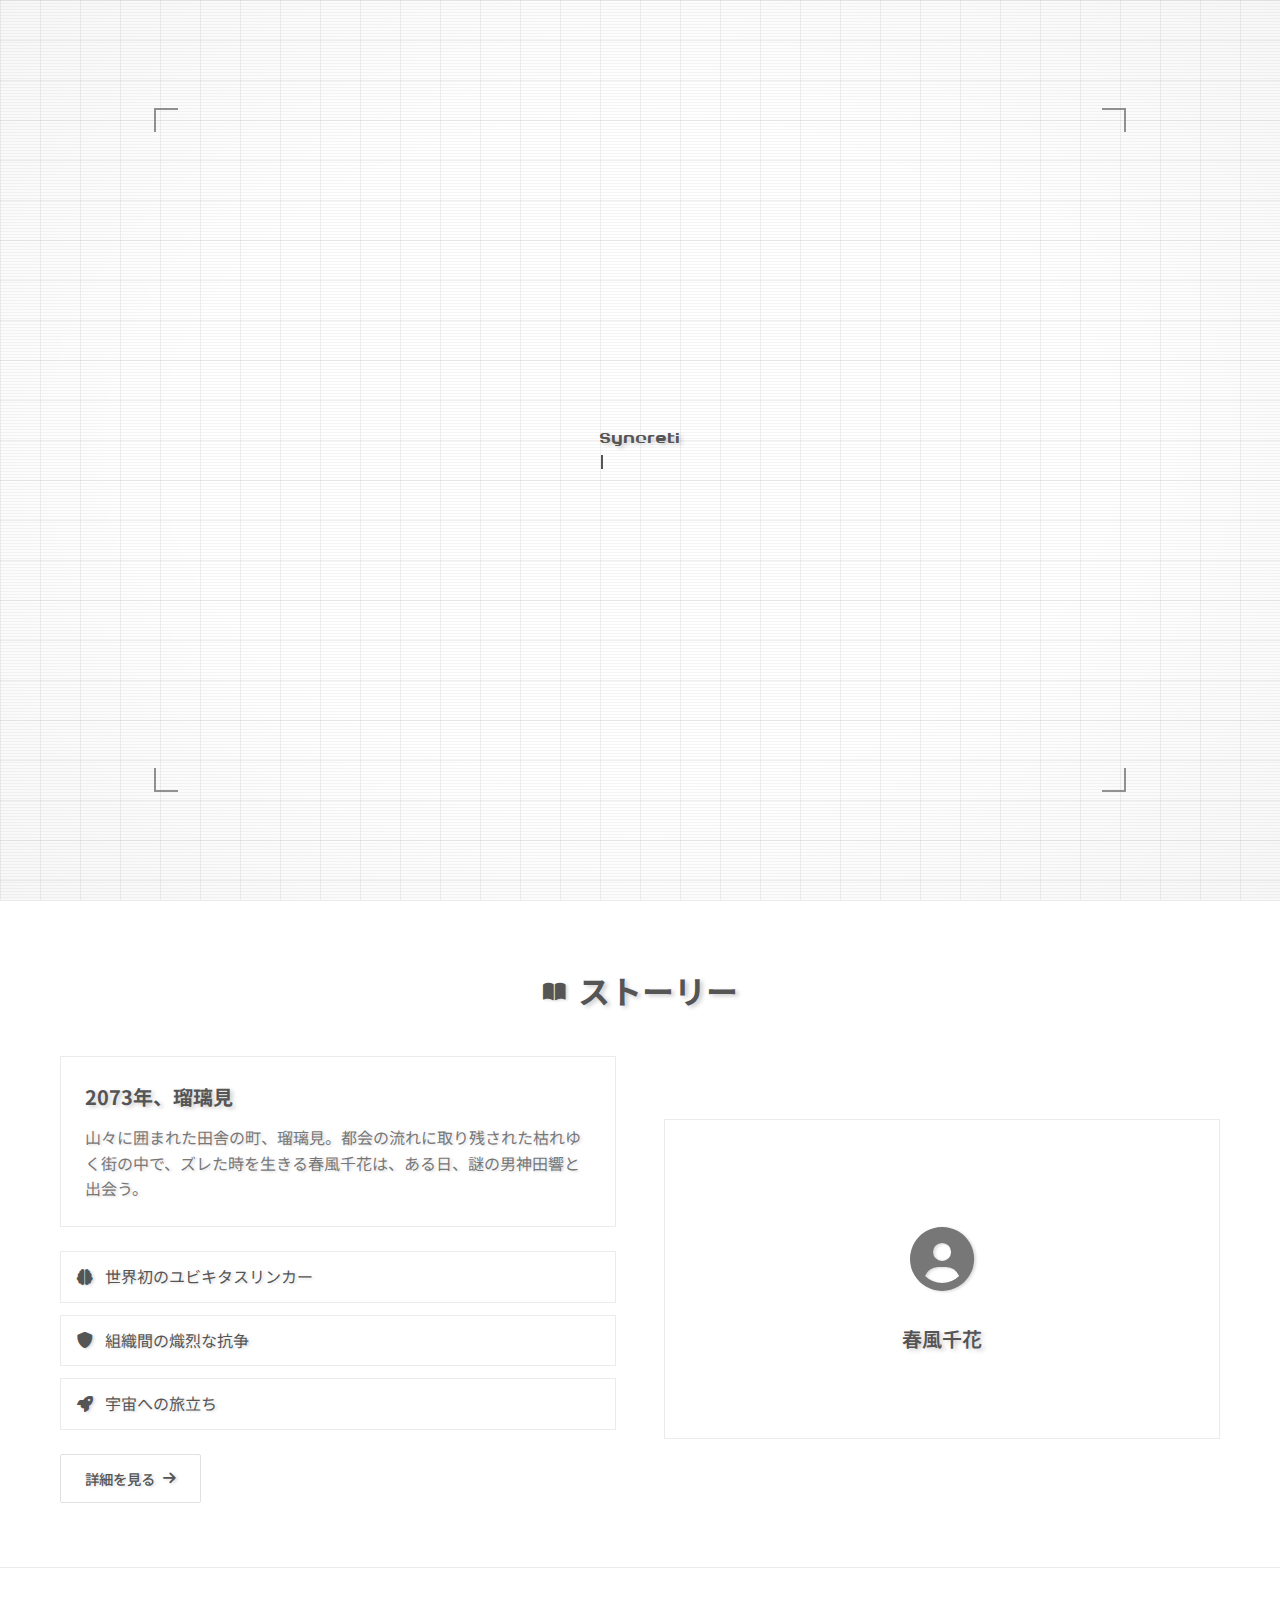
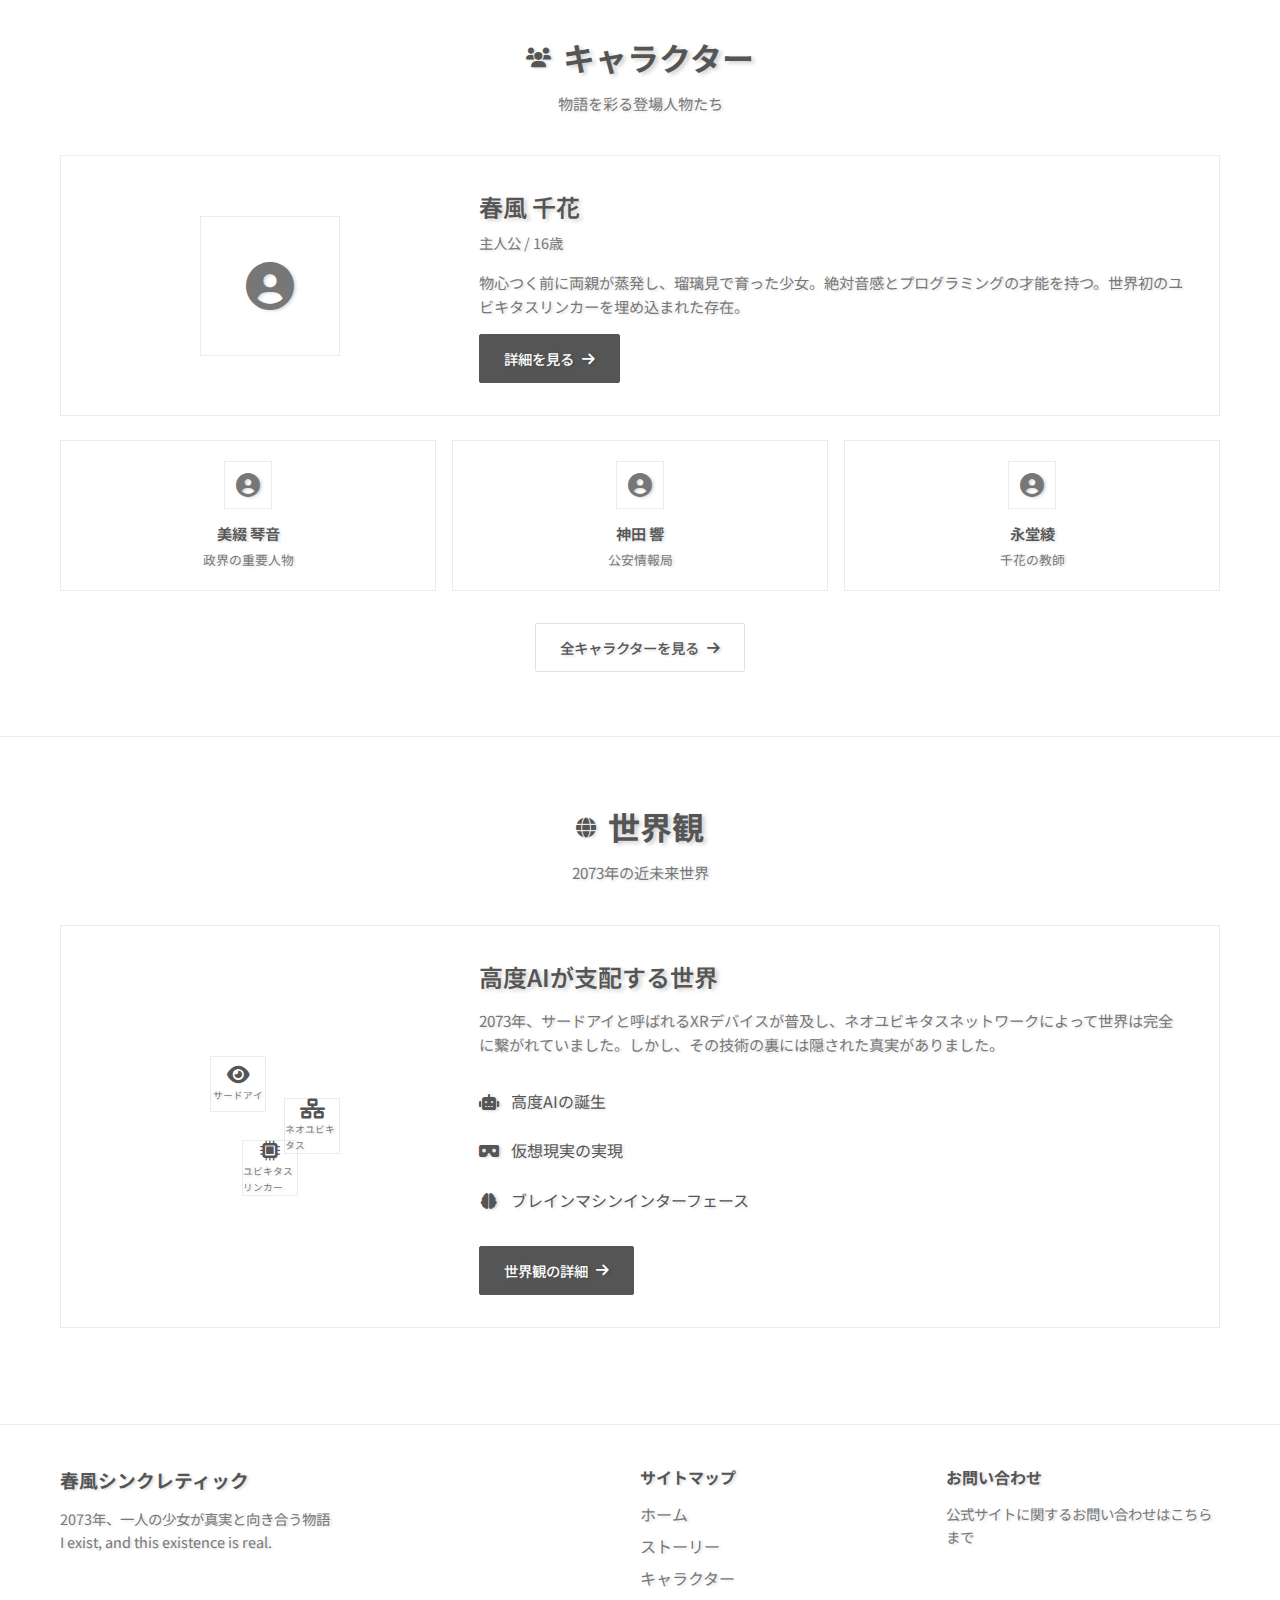
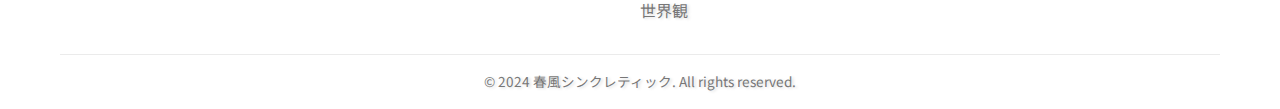
<file: webPage/index.html>
<!DOCTYPE html>
<html lang="ja">
<head>
    <meta charset="UTF-8">
    <meta name="viewport" content="width=device-width, initial-scale=1.0, viewport-fit=cover">
    <title>春風シンクレティック - 公式サイト</title>
    <link rel="stylesheet" href="styles/splash.css">
    <link rel="stylesheet" href="styles/main.css">
    <link href="https://fonts.googleapis.com/css2?family=Noto+Sans+JP:wght@300;400;500;700;900&family=Share+Tech+Mono&display=swap" rel="stylesheet">
    <link rel="stylesheet" href="https://cdnjs.cloudflare.com/ajax/libs/font-awesome/6.0.0/css/all.min.css">
</head>
<body>
    <!-- グリッチ用 SVG フィルター（ブロックずれ＋色収差） -->
    <svg xmlns="http://www.w3.org/2000/svg" width="0" height="0" style="position:absolute" aria-hidden="true">
        <defs>
            <filter id="fui-glitch-filter" x="-20%" y="-20%" width="140%" height="140%">
                <!-- ブロック状ずれ用のタービュランス（低周波でブロックに） -->
                <feTurbulence type="fractalNoise" baseFrequency="0.015" numOctaves="2" result="turb" id="fui-glitch-turb"/>
                <feDisplacementMap in="SourceGraphic" in2="turb" scale="24" xChannelSelector="R" yChannelSelector="G" result="displaced"/>
                <!-- 色収差: R左・G中央・B右にずらして合成 -->
                <feColorMatrix in="displaced" type="matrix" values="1 0 0 0 0  0 0 0 0 0  0 0 0 0 0  0 0 0 1 0" result="r"/>
                <feOffset in="r" dx="-4" dy="0" result="ro"/>
                <feColorMatrix in="displaced" type="matrix" values="0 0 0 0 0  0 1 0 0 0  0 0 0 0 0  0 0 0 1 0" result="g"/>
                <feOffset in="g" dx="0" dy="0" result="go"/>
                <feColorMatrix in="displaced" type="matrix" values="0 0 0 0 0  0 0 0 0 0  0 0 1 0 0  0 0 0 1 0" result="b"/>
                <feOffset in="b" dx="4" dy="0" result="bo"/>
                <feBlend in="ro" in2="go" mode="screen" result="rg"/>
                <feBlend in="rg" in2="bo" mode="screen" result="final"/>
            </filter>
        </defs>
    </svg>
    <!-- FUI スプラッシュ（タップで閉じる） -->
    <div id="fui-splash" role="button" aria-label="スプラッシュを閉じる">
        <div class="fui-grid"></div>
        <div class="fui-frame">
            <span class="fui-corner fui-corner-tl"></span>
            <span class="fui-corner fui-corner-tr"></span>
            <span class="fui-corner fui-corner-bl"></span>
            <span class="fui-corner fui-corner-br"></span>
        </div>
        <div class="fui-center">
            <div class="fui-phase active" id="fui-phase-welcome">
                <div class="fui-welcome">Welcome to</div>
            </div>
            <div class="fui-phase" id="fui-phase-typewriter">
                <div class="fui-typewriter-wrap">
                    <span id="fui-typed-text"></span>
                    <span class="cursor" id="fui-cursor"></span>
                </div>
            </div>
            <div class="fui-phase" id="fui-phase-acronym">
                <div class="fui-acronym-phase" id="fui-acronym-box">
                    <div class="fui-acronym-lower">harukaze syncretech</div>
                    <div class="fui-acronym-upper">HARUKAZE SYNCRETECH</div>
                </div>
            </div>
            <div class="fui-phase" id="fui-phase-final">
                <div class="fui-sub">Echoes of a Misaligned Reality</div>
                <div class="fui-line"></div>
                <div class="fui-acronym">HARUKAZE SYNCRETECH</div>
                <div class="fui-line"></div>
                <div class="fui-sub">Syncretic Harmonic Interface</div>
                <div class="fui-tap">TAP TO START</div>
            </div>
        </div>
    </div>

    <!-- ヘッダー -->
    <header class="header">
        <nav class="navbar">
            <div class="nav-container">
                <div class="nav-logo">
                    <a href="index.html">
                        <span class="logo-text">春風シンクレティック</span>
                        <span class="logo-subtitle">HARUKAZE SYNCRETECH</span>
                    </a>
                </div>
                <ul class="nav-menu">
                    <li class="nav-item">
                        <a href="index.html" class="nav-link active">ホーム</a>
                    </li>
                    <li class="nav-item">
                        <a href="story.html" class="nav-link">ストーリー</a>
                    </li>
                    <li class="nav-item">
                        <a href="characters.html" class="nav-link">キャラクター</a>
                    </li>
                    <li class="nav-item">
                        <a href="world.html" class="nav-link">世界観</a>
                    </li>
                </ul>
                <div class="hamburger">
                    <span class="bar"></span>
                    <span class="bar"></span>
                    <span class="bar"></span>
                </div>
            </div>
        </nav>
    </header>

    <!-- メインビジュアル -->
    <section class="hero">
        <div class="hero-background">
            <div class="hero-overlay"></div>
            <div class="floating-particles">
                <div class="particle"></div>
                <div class="particle"></div>
                <div class="particle"></div>
                <div class="particle"></div>
                <div class="particle"></div>
            </div>
        </div>
        <div class="hero-content">
            <div class="hero-main">
                <h1 class="hero-title">
                    <span class="title-main">春風シンクレティック</span>
                    <span class="title-sub">HARUKAZE SYNCRETECH</span>
                </h1>
                <p class="hero-catchphrase">
                    I trust in your dreams. I won't care whether real are real or not.
                </p>
                <p class="hero-description">
                    2073年、一人の少女が真実と向き合う物語<br>I exist, and this existence is real.
                </p>
                <div class="hero-buttons">
                    <a href="story.html" class="btn btn-primary">
                        <i class="fas fa-play"></i>
                        ストーリーを見る
                    </a>
                    <a href="characters.html" class="btn btn-secondary">
                        <i class="fas fa-users"></i>
                        キャラクター
                    </a>
                </div>
            </div>
        </div>
        <div class="scroll-indicator">
                <i class="fas fa-chevron-down"></i>
            </div>
        </div>
    </section>


    <!-- ストーリー概要 -->
    <section class="story-preview">
        <div class="container">
            <div class="section-header">
                <h2 class="section-title">
                    <span class="title-icon"><i class="fas fa-book-open"></i></span>
                    ストーリー
                </h2>
                <p class="section-subtitle"></p>
            </div>
            <div class="story-content">
                <div class="story-text">
                    <div class="story-highlight">
                        <h3>2073年、瑠璃見</h3>
                        <p>山々に囲まれた田舎の町、瑠璃見。都会の流れに取り残された枯れゆく街の中で、ズレた時を生きる春風千花は、ある日、謎の男神田響と出会う。</p>
                    </div>
                    <div class="story-points">
                        <div class="point">
                            <i class="fas fa-brain"></i>
                            <span>世界初のユビキタスリンカー</span>
                        </div>
                        <div class="point">
                            <i class="fas fa-shield-alt"></i>
                            <span>組織間の熾烈な抗争</span>
                        </div>
                        <div class="point">
                            <i class="fas fa-rocket"></i>
                            <span>宇宙への旅立ち</span>
                        </div>
                    </div>
                    <a href="story.html" class="btn btn-outline">
                        詳細を見る <i class="fas fa-arrow-right"></i>
                    </a>
                </div>
                <div class="story-visual">
                    <div class="main-visual">
                        <div class="visual-content">
                            <div class="character-focus">
                                <div class="character-silhouette-large">
                                    <i class="fas fa-user-circle"></i>
                                </div>
                                <div class="visual-glow"></div>
                            </div>
                            <div class="visual-text">
                                <h3>春風千花</h3>
                                <p></p>
                            </div>
                        </div>
                    </div>
                </div>
            </div>
        </div>
    </section>

    <!-- キャラクター紹介 -->
    <section class="characters-preview">
        <div class="container">
            <div class="section-header">
                <h2 class="section-title">
                    <span class="title-icon"><i class="fas fa-users"></i></span>
                    キャラクター
                </h2>
                <p class="section-subtitle">物語を彩る登場人物たち</p>
            </div>
            <div class="characters-showcase">
                <div class="main-character-showcase">
                    <div class="character-visual">
                        <div class="character-illustration">
                            <i class="fas fa-user-circle"></i>
                        </div>
                        <div class="character-glow-effect"></div>
                    </div>
                    <div class="character-details">
                        <h3 class="character-name">春風 千花</h3>
                        <p class="character-role">主人公 / 16歳</p>
                        <p class="character-description">物心つく前に両親が蒸発し、瑠璃見で育った少女。絶対音感とプログラミングの才能を持つ。世界初のユビキタスリンカーを埋め込まれた存在。</p>
                        <a href="characters.html#chika" class="btn btn-primary">
                            詳細を見る <i class="fas fa-arrow-right"></i>
                        </a>
                    </div>
                </div>
                <div class="supporting-characters">
                    <div class="character-mini">
                        <div class="mini-avatar">
                            <i class="fas fa-user-circle"></i>
                        </div>
                        <h4>美綴 琴音</h4>
                        <p>政界の重要人物</p>
                    </div>
                    <div class="character-mini">
                        <div class="mini-avatar">
                            <i class="fas fa-user-circle"></i>
                        </div>
                        <h4>神田 響</h4>
                        <p>公安情報局</p>
                    </div>
                    <div class="character-mini">
                        <div class="mini-avatar">
                            <i class="fas fa-user-circle"></i>
                        </div>
                        <h4>永堂綾</h4>
                        <p>千花の教師</p>
                    </div>
                </div>
            </div>
            <div class="characters-more">
                <a href="characters.html" class="btn btn-outline">
                    全キャラクターを見る <i class="fas fa-arrow-right"></i>
                </a>
            </div>
        </div>
    </section>

    <!-- 世界観紹介 -->
    <section class="world-preview">
        <div class="container">
            <div class="section-header">
                <h2 class="section-title">
                    <span class="title-icon"><i class="fas fa-globe"></i></span>
                    世界観
                </h2>
                <p class="section-subtitle">2073年の近未来世界</p>
            </div>
            <div class="world-showcase">
                <div class="world-main">
                    <div class="world-visual">
                        <div class="tech-illustration">
                            <div class="tech-layer">
                                <i class="fas fa-eye"></i>
                                <span>サードアイ</span>
                            </div>
                            <div class="tech-layer">
                                <i class="fas fa-network-wired"></i>
                                <span>ネオユビキタス</span>
                            </div>
                            <div class="tech-layer">
                                <i class="fas fa-microchip"></i>
                                <span>ユビキタスリンカー</span>
                            </div>
                        </div>
                    </div>
                    <div class="world-description">
                        <h3>高度AIが支配する世界</h3>
                        <p>2073年、サードアイと呼ばれるXRデバイスが普及し、ネオユビキタスネットワークによって世界は完全に繋がれていました。しかし、その技術の裏には隠された真実がありました。</p>
                        <div class="world-features">
                            <div class="feature-item">
                                <i class="fas fa-robot"></i>
                                <span>高度AIの誕生</span>
                            </div>
                            <div class="feature-item">
                                <i class="fas fa-vr-cardboard"></i>
                                <span>仮想現実の実現</span>
                            </div>
                            <div class="feature-item">
                                <i class="fas fa-brain"></i>
                                <span>ブレインマシンインターフェース</span>
                            </div>
                        </div>
                        <a href="world.html" class="btn btn-primary">
                            世界観の詳細 <i class="fas fa-arrow-right"></i>
                        </a>
                    </div>
                </div>
            </div>
        </div>
    </section>

    <!-- フッター -->
    <footer class="footer">
        <div class="container">
            <div class="footer-content">
                <div class="footer-section">
                    <h3>春風シンクレティック</h3>
                    <p>2073年、一人の少女が真実と向き合う物語<br>I exist, and this existence is real.</p>
                </div>
                <div class="footer-section">
                    <h4>サイトマップ</h4>
                    <ul>
                        <li><a href="index.html">ホーム</a></li>
                        <li><a href="story.html">ストーリー</a></li>
                        <li><a href="characters.html">キャラクター</a></li>
                        <li><a href="world.html">世界観</a></li>
                    </ul>
                </div>
                <div class="footer-section">
                    <h4>お問い合わせ</h4>
                    <p>公式サイトに関するお問い合わせはこちらまで</p>
                </div>
            </div>
            <div class="footer-bottom">
                <p>&copy; 2024 春風シンクレティック. All rights reserved.</p>
            </div>
        </div>
    </footer>

    <script src="scripts/splash.js"></script>
    <script src="scripts/main.js"></script>
</body>
</html>
</file>
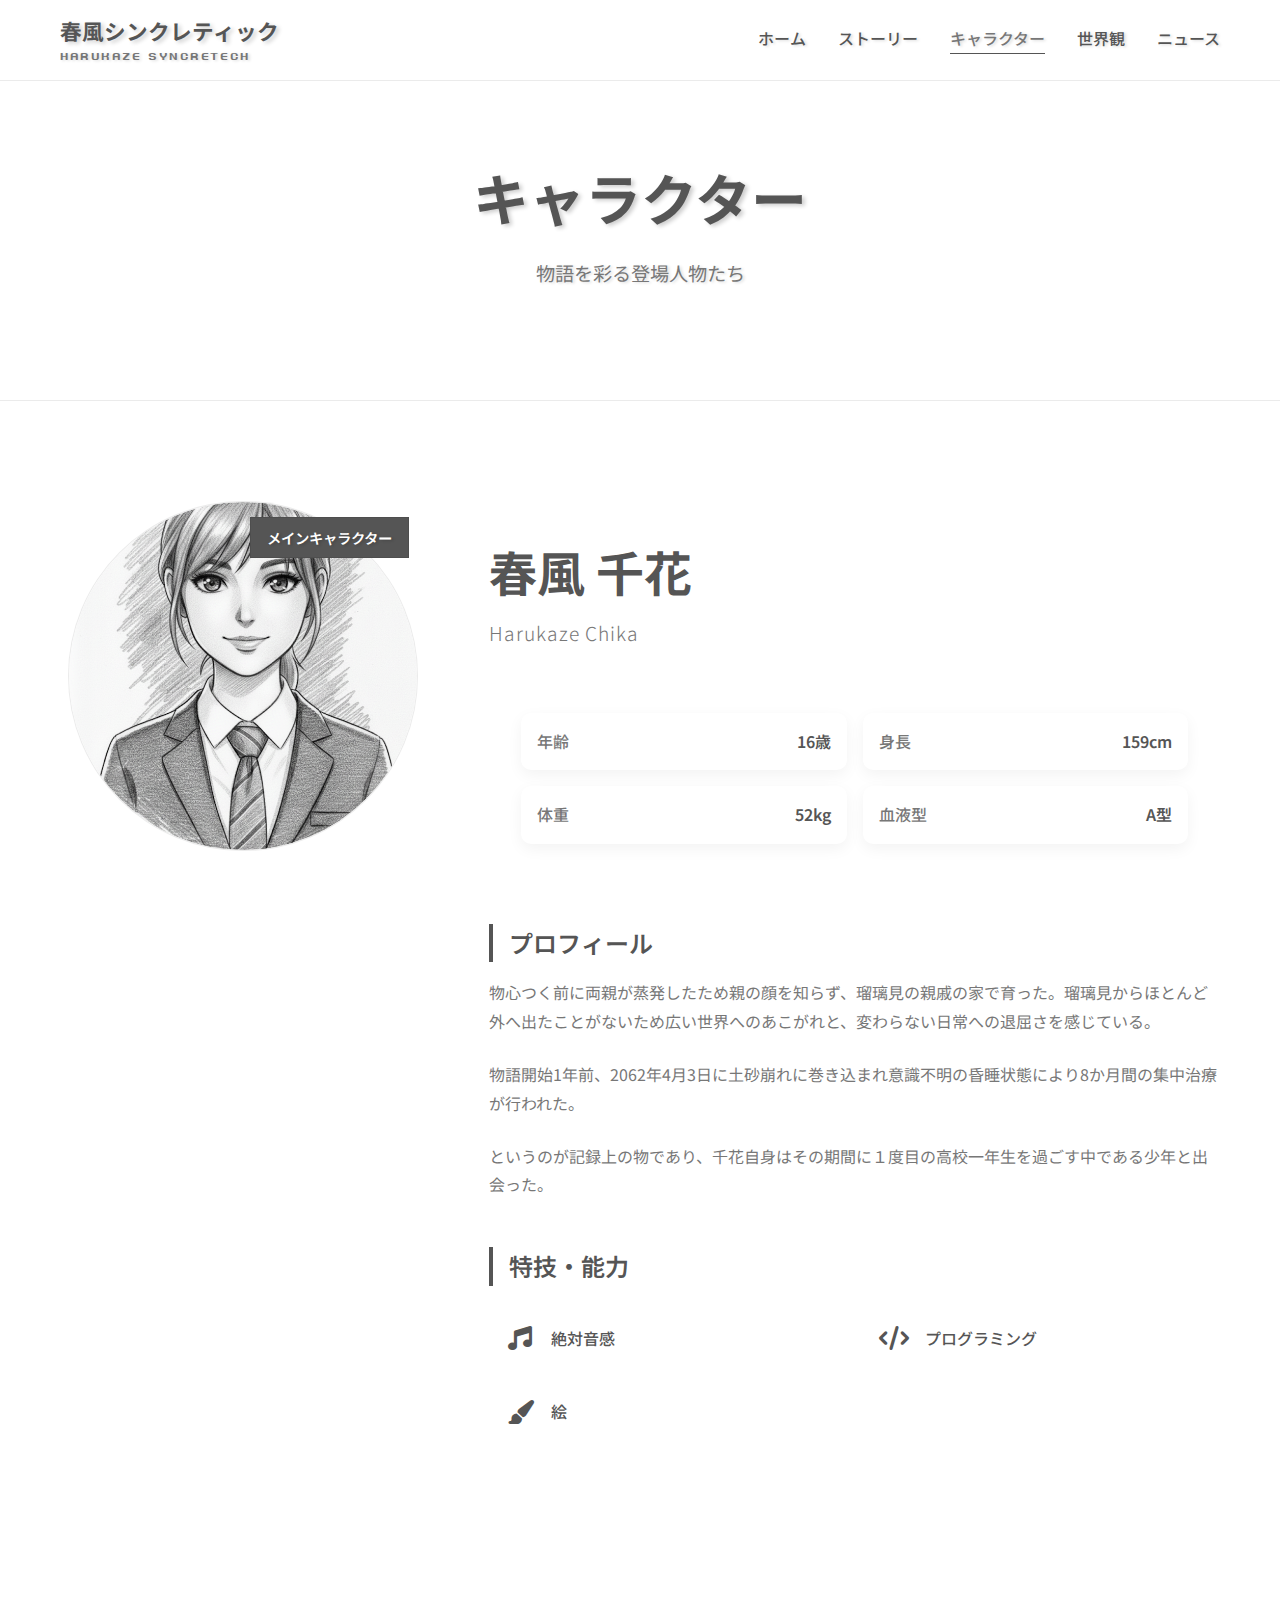
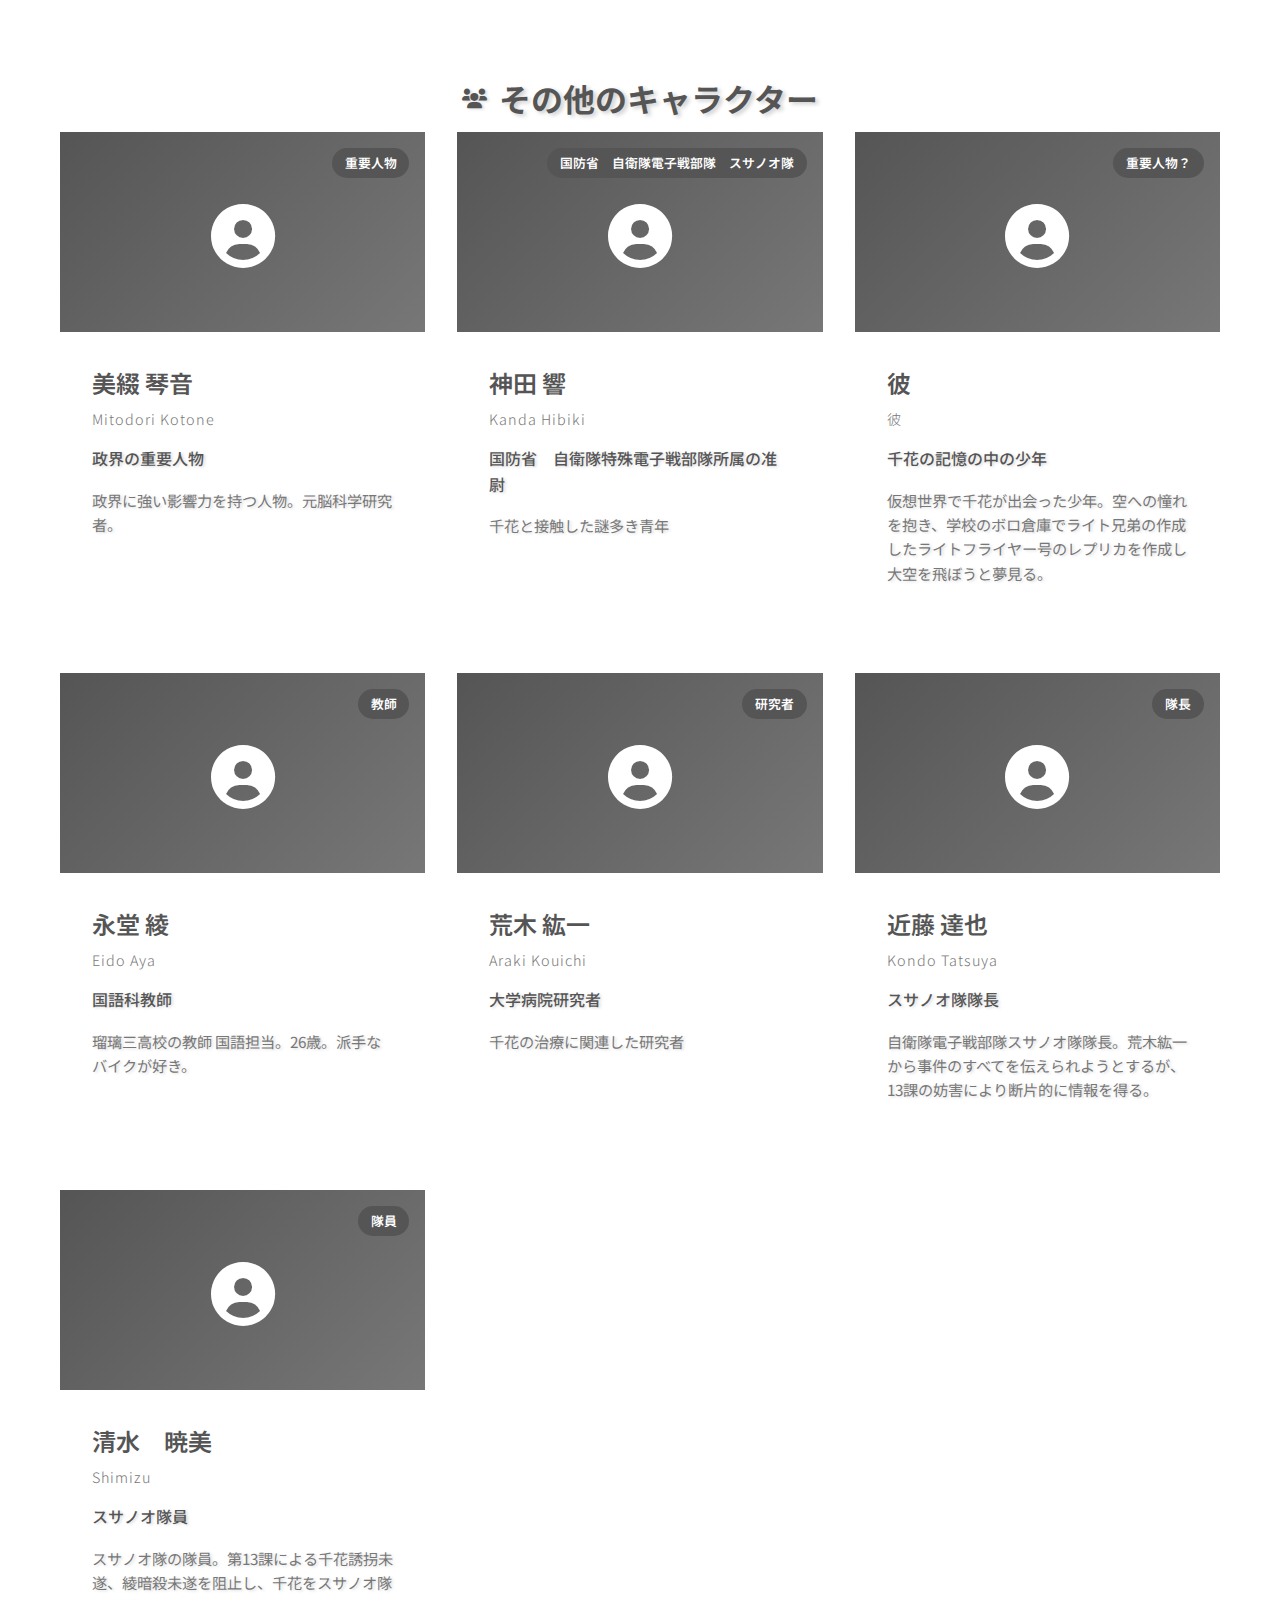
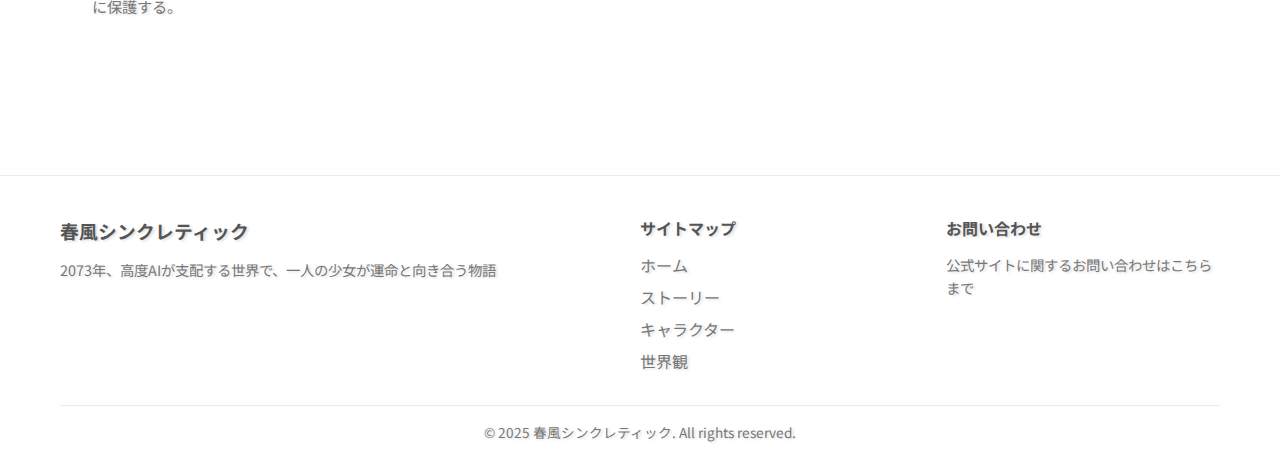
<file: webPage/characters.html>
<!DOCTYPE html>
<html lang="ja">
<head>
    <meta charset="UTF-8">
    <meta name="viewport" content="width=device-width, initial-scale=1.0">
    <title>キャラクター - 春風シンクレティック</title>
    <link rel="stylesheet" href="styles/main.css">
    <link rel="stylesheet" href="styles/characters.css">
    <link href="https://fonts.googleapis.com/css2?family=Noto+Sans+JP:wght@300;400;500;700;900&display=swap" rel="stylesheet">
    <link rel="stylesheet" href="https://cdnjs.cloudflare.com/ajax/libs/font-awesome/6.0.0/css/all.min.css">
</head>
<body>
    <!-- ヘッダー -->
    <header class="header">
        <nav class="navbar">
            <div class="nav-container">
                <div class="nav-logo">
                    <a href="index.html">
                        <span class="logo-text">春風シンクレティック</span>
                        <span class="logo-subtitle">HARUKAZE SYNCRETECH</span>
                    </a>
                </div>
                <ul class="nav-menu">
                    <li class="nav-item">
                        <a href="index.html" class="nav-link">ホーム</a>
                    </li>
                    <li class="nav-item">
                        <a href="story.html" class="nav-link">ストーリー</a>
                    </li>
                    <li class="nav-item">
                        <a href="characters.html" class="nav-link active">キャラクター</a>
                    </li>
                    <li class="nav-item">
                        <a href="world.html" class="nav-link">世界観</a>
                    </li>
                    <li class="nav-item">
                        <a href="#news" class="nav-link">ニュース</a>
                    </li>
                </ul>
                <div class="hamburger">
                    <span class="bar"></span>
                    <span class="bar"></span>
                    <span class="bar"></span>
                </div>
            </div>
        </nav>
    </header>

    <!-- ページヘッダー -->
    <section class="page-header">
        <div class="container">
            <div class="page-title">
                <h1>キャラクター</h1>
                <p>物語を彩る登場人物たち</p>
            </div>
        </div>
    </section>

    <!-- メインキャラクター -->
    <section class="main-character" id="chika">
        <div class="container">
            <div class="character-detail">
                <div class="character-image-large">
                    <div class="character-illustration">
                        <img src="images/ChikaHarukaze.png" alt="春風千花" class="character-portrait">
                    </div>
                    <div class="character-badge main">メインキャラクター</div>
                </div>
                <div class="character-info-large">
                    <h2 class="character-name-large">春風 千花</h2>
                    <p class="character-name-romaji">Harukaze Chika</p>
                    <div class="character-stats">
                        <div class="stat">
                            <span class="stat-label">年齢</span>
                            <span class="stat-value">16歳</span>
                        </div>
                        <div class="stat">
                            <span class="stat-label">身長</span>
                            <span class="stat-value">159cm</span>
                        </div>
                        <div class="stat">
                            <span class="stat-label">体重</span>
                            <span class="stat-value">52kg</span>
                        </div>
                        <div class="stat">
                            <span class="stat-label">血液型</span>
                            <span class="stat-value">A型</span>
                        </div>
                    </div>
                    <div class="character-description-large">
                        <h3>プロフィール</h3>
                        <p>物心つく前に両親が蒸発したため親の顔を知らず、瑠璃見の親戚の家で育った。瑠璃見からほとんど外へ出たことがないため広い世界へのあこがれと、変わらない日常への退屈さを感じている。</p>
                        <p>物語開始1年前、2062年4月3日に土砂崩れに巻き込まれ意識不明の昏睡状態により8か月間の集中治療が行われた。</p>
                        <p>というのが記録上の物であり、千花自身はその期間に１度目の高校一年生を過ごす中である少年と出会った。</p>
                    </div>
                    <div class="character-abilities">
                        <h3>特技・能力</h3>
                        <div class="ability-list">
                            <div class="ability">
                                <i class="fas fa-music"></i>
                                <span>絶対音感</span>
                            </div>
                            <div class="ability">
                                <i class="fas fa-code"></i>
                                <span>プログラミング</span>
                            </div>
                            <div class="ability">
                                <i class="fas fa-paint-brush"></i>
                                <span>絵</span>
                            </div>
                        </div>
                    </div>
                </div>
            </div>
        </div>
    </section>

    <!-- サブキャラクター -->
    <section class="sub-characters">
        <div class="container">
            <h2 class="section-title">
                <span class="title-icon"><i class="fas fa-users"></i></span>
                その他のキャラクター
            </h2>
            <div class="characters-grid">
                <div class="character-card-detailed">
                    <div class="character-image">
                        <div class="character-avatar">
                            <i class="fas fa-user-circle"></i>
                        </div>
                        <div class="character-badge">重要人物</div>
                    </div>
                    <div class="character-info">
                        <h3 class="character-name">美綴 琴音</h3>
                        <p class="character-name-romaji">Mitodori Kotone</p>
                        <div class="character-role">政界の重要人物</div>
                        <p class="character-description">政界に強い影響力を持つ人物。元脳科学研究者。</p>
                        <div class="character-relations">
              
                        </div>
                    </div>
                </div>

                <div class="character-card-detailed">
                    <div class="character-image">
                        <div class="character-avatar">
                            <i class="fas fa-user-circle"></i>
                        </div>
                        <div class="character-badge">国防省　自衛隊電子戦部隊　スサノオ隊</div>
                    </div>
                    <div class="character-info">
                        <h3 class="character-name">神田 響</h3>
                        <p class="character-name-romaji">Kanda Hibiki</p>
                        <div class="character-role">国防省　自衛隊特殊電子戦部隊所属の准尉</div>
                        <p class="character-description">千花と接触した謎多き青年</p>
                    </div>
                </div>

                <div class="character-card-detailed">
                    <div class="character-image">
                        <div class="character-avatar">
                            <i class="fas fa-user-circle"></i>
                        </div>
                        <div class="character-badge">重要人物？</div>
                    </div>
                    <div class="character-info">
                        <h3 class="character-name">彼</h3>
                        <p class="character-name-romaji">彼</p>
                        <div class="character-role">千花の記憶の中の少年</div>
                        <p class="character-description">仮想世界で千花が出会った少年。空への憧れを抱き、学校のボロ倉庫でライト兄弟の作成したライトフライヤー号のレプリカを作成し大空を飛ぼうと夢見る。</p>
                    </div>
                </div>
                <div class="character-card-detailed">
                    <div class="character-image">
                        <div class="character-avatar">
                            <i class="fas fa-user-circle"></i>
                        </div>
                        <div class="character-badge">教師</div>
                    </div>
                    <div class="character-info">
                        <h3 class="character-name">永堂 綾</h3>
                        <p class="character-name-romaji">Eido Aya</p>
                        <div class="character-role">国語科教師</div>
                        <p class="character-description">瑠璃三高校の教師 国語担当。26歳。派手なバイクが好き。</p>
                      
                    </div>
                </div>
                <div class="character-card-detailed">
                    <div class="character-image">
                        <div class="character-avatar">
                            <i class="fas fa-user-circle"></i>
                        </div>
                        <div class="character-badge">研究者</div>
                    </div>
                    <div class="character-info">
                        <h3 class="character-name">荒木 紘一</h3>
                        <p class="character-name-romaji">Araki Kouichi</p>
                        <div class="character-role">大学病院研究者</div>
                        <p class="character-description">千花の治療に関連した研究者</p>
                        
                    </div>
                </div>

                <div class="character-card-detailed">
                    <div class="character-image">
                        <div class="character-avatar">
                            <i class="fas fa-user-circle"></i>
                        </div>
                        <div class="character-badge">隊長</div>
                    </div>
                    <div class="character-info">
                        <h3 class="character-name">近藤 達也</h3>
                        <p class="character-name-romaji">Kondo Tatsuya</p>
                        <div class="character-role">スサノオ隊隊長</div>
                        <p class="character-description">自衛隊電子戦部隊スサノオ隊隊長。荒木紘一から事件のすべてを伝えられようとするが、13課の妨害により断片的に情報を得る。</p>

                    </div>
                </div>

                <div class="character-card-detailed">
                    <div class="character-image">
                        <div class="character-avatar">
                            <i class="fas fa-user-circle"></i>
                        </div>
                        <div class="character-badge">隊員</div>
                    </div>
                    <div class="character-info">
                        <h3 class="character-name">清水　暁美</h3>
                        <p class="character-name-romaji">Shimizu</p>
                        <div class="character-role">スサノオ隊員</div>
                        <p class="character-description">スサノオ隊の隊員。第13課による千花誘拐未遂、綾暗殺未遂を阻止し、千花をスサノオ隊に保護する。</p>

                    </div>
                </div>
            </div>
        </div>
    </section>

    <!-- フッター -->
    <footer class="footer">
        <div class="container">
            <div class="footer-content">
                <div class="footer-section">
                    <h3>春風シンクレティック</h3>
                    <p>2073年、高度AIが支配する世界で、一人の少女が運命と向き合う物語</p>
                </div>
                <div class="footer-section">
                    <h4>サイトマップ</h4>
                    <ul>
                        <li><a href="index.html">ホーム</a></li>
                        <li><a href="story.html">ストーリー</a></li>
                        <li><a href="characters.html">キャラクター</a></li>
                        <li><a href="world.html">世界観</a></li>
                    </ul>
                </div>
                <div class="footer-section">
                    <h4>お問い合わせ</h4>
                    <p>公式サイトに関するお問い合わせはこちらまで</p>
                </div>
            </div>
            <div class="footer-bottom">
                <p>&copy; 2025 春風シンクレティック. All rights reserved.</p>
            </div>
        </div>
    </footer>

    <script src="scripts/main.js"></script>
</body>
</html>
</file>
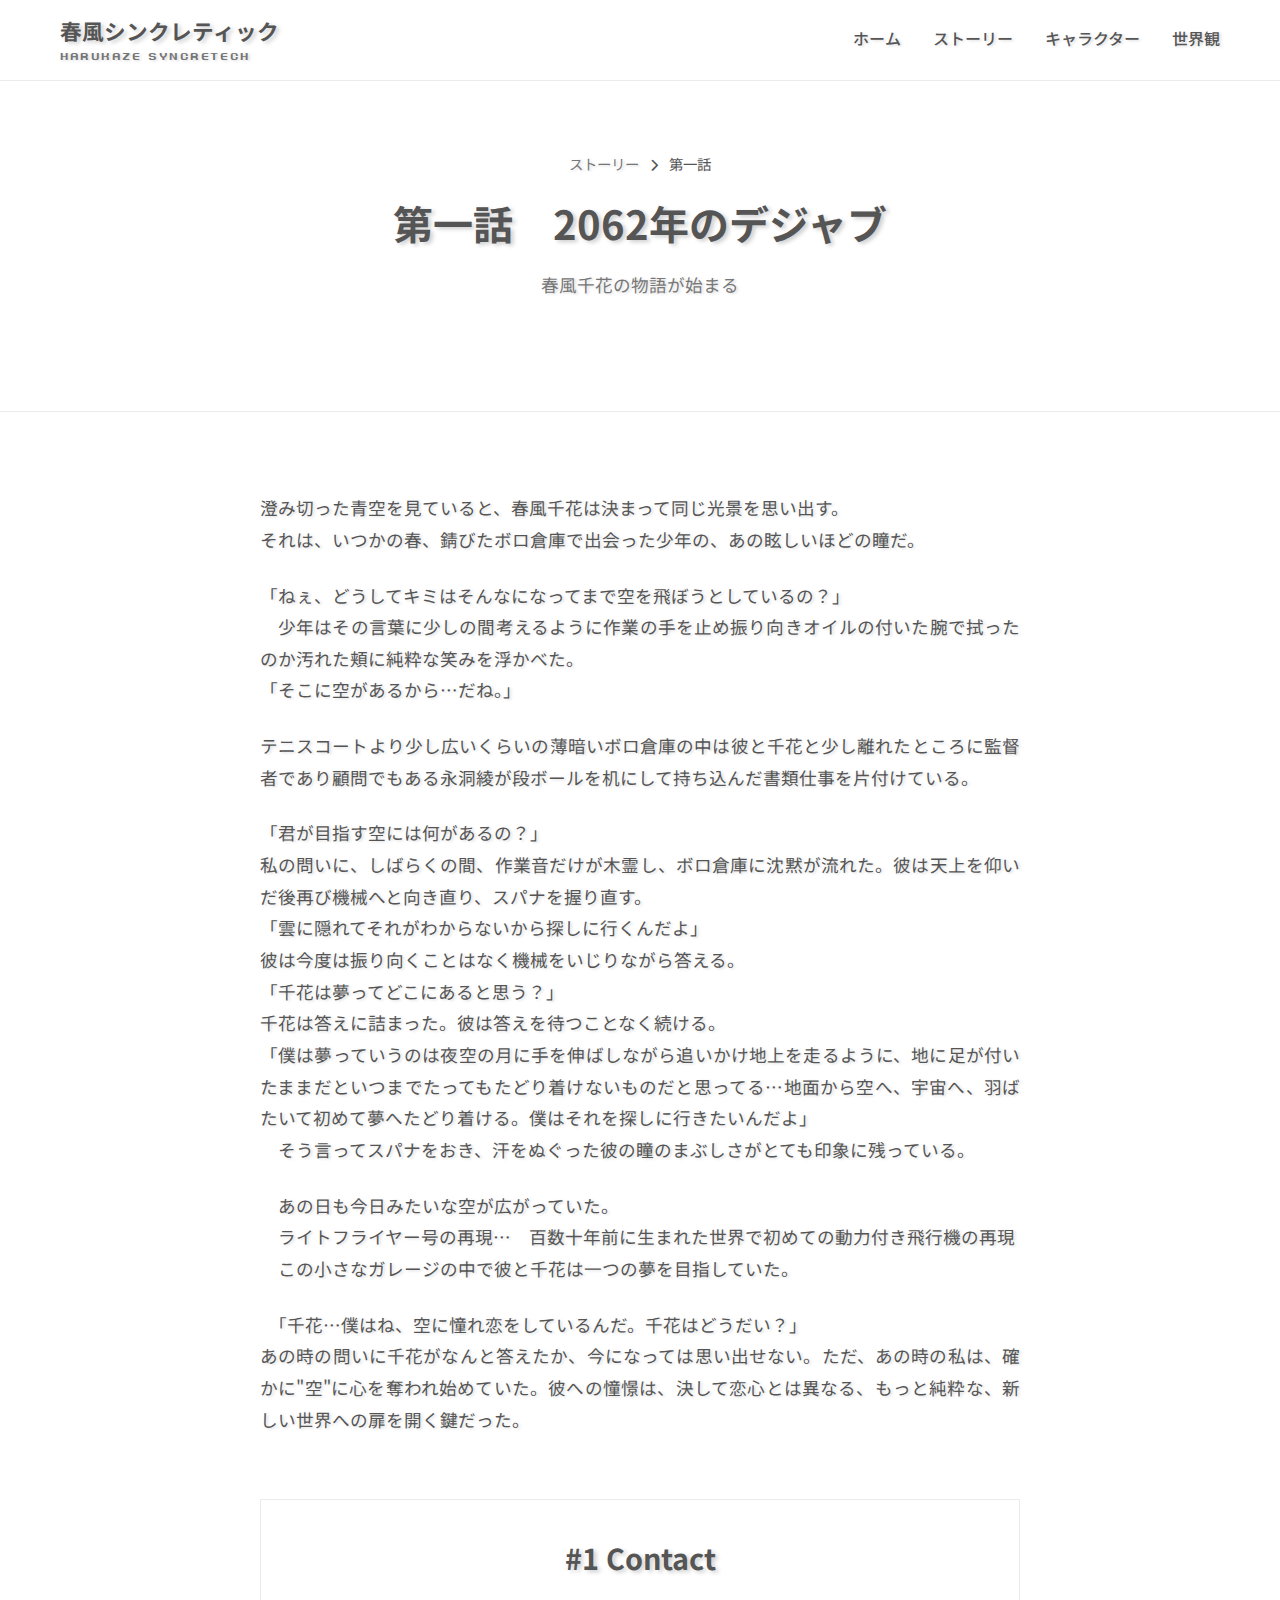
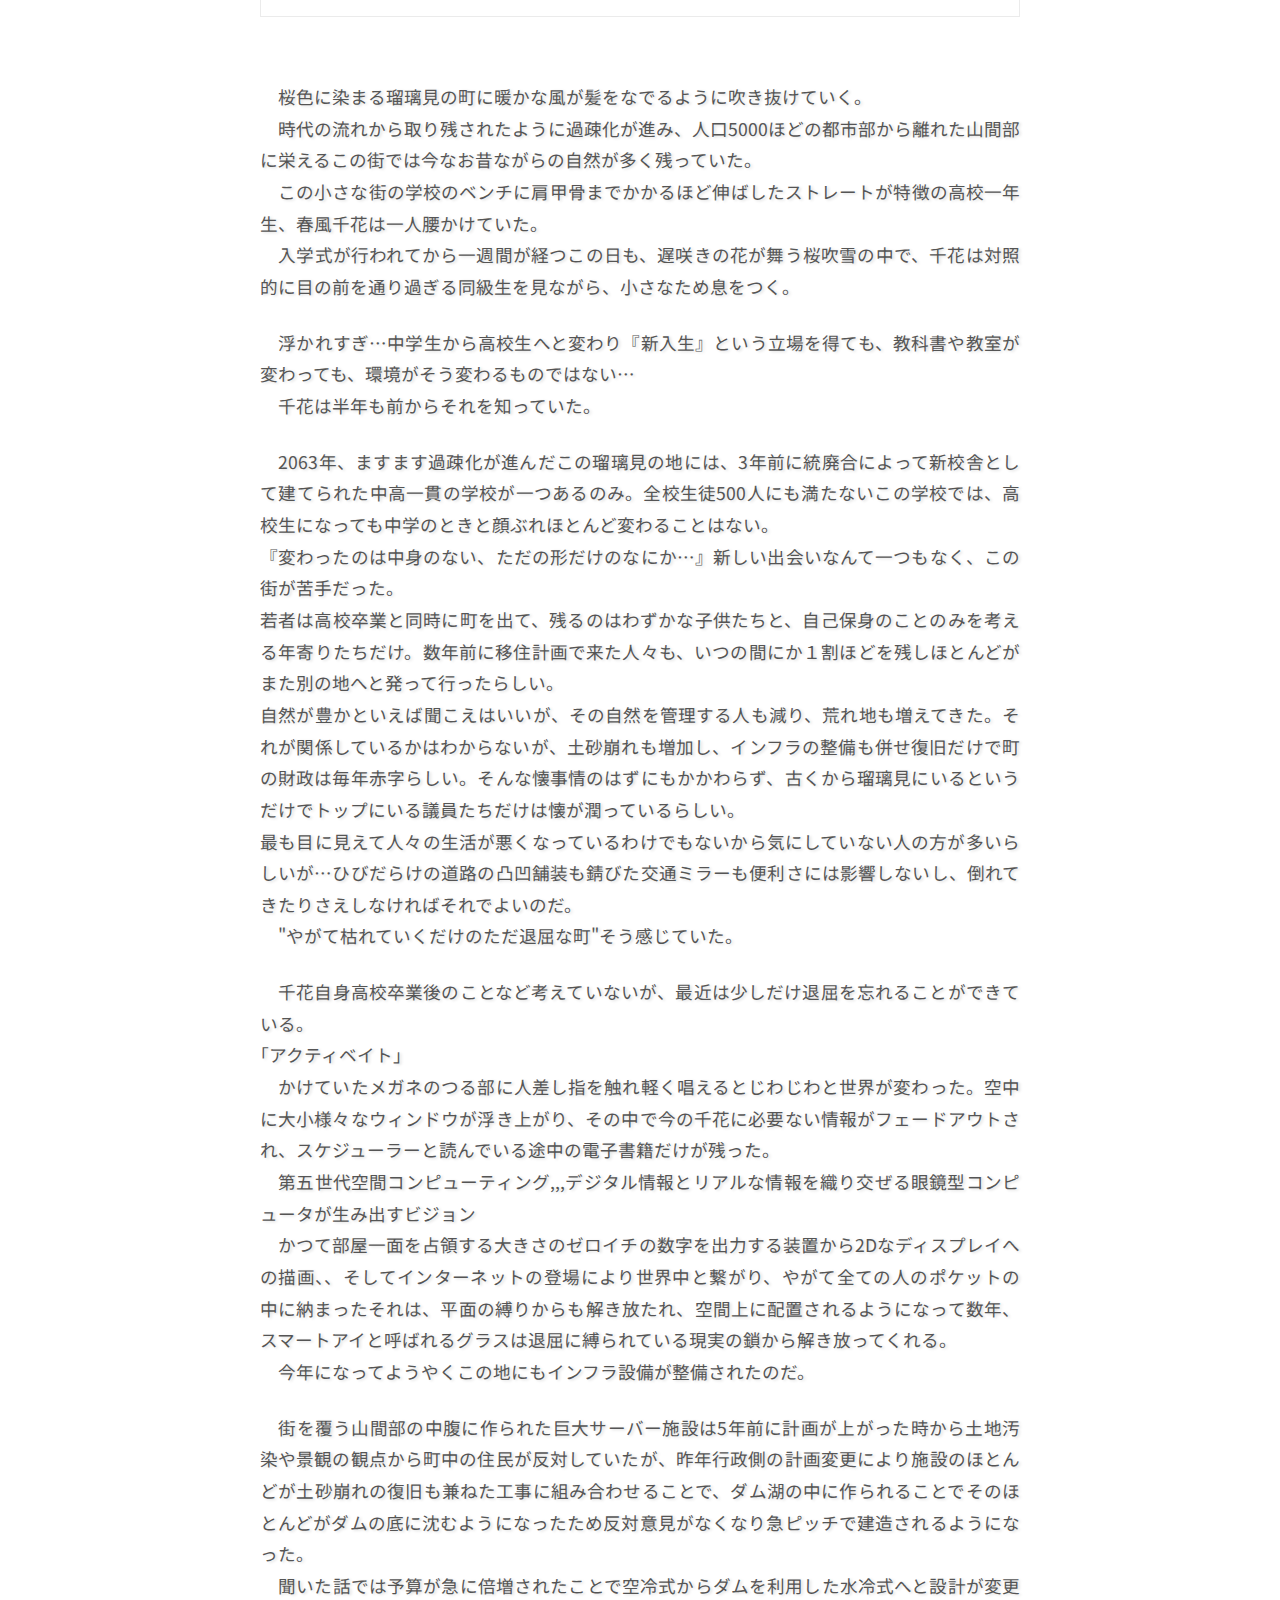
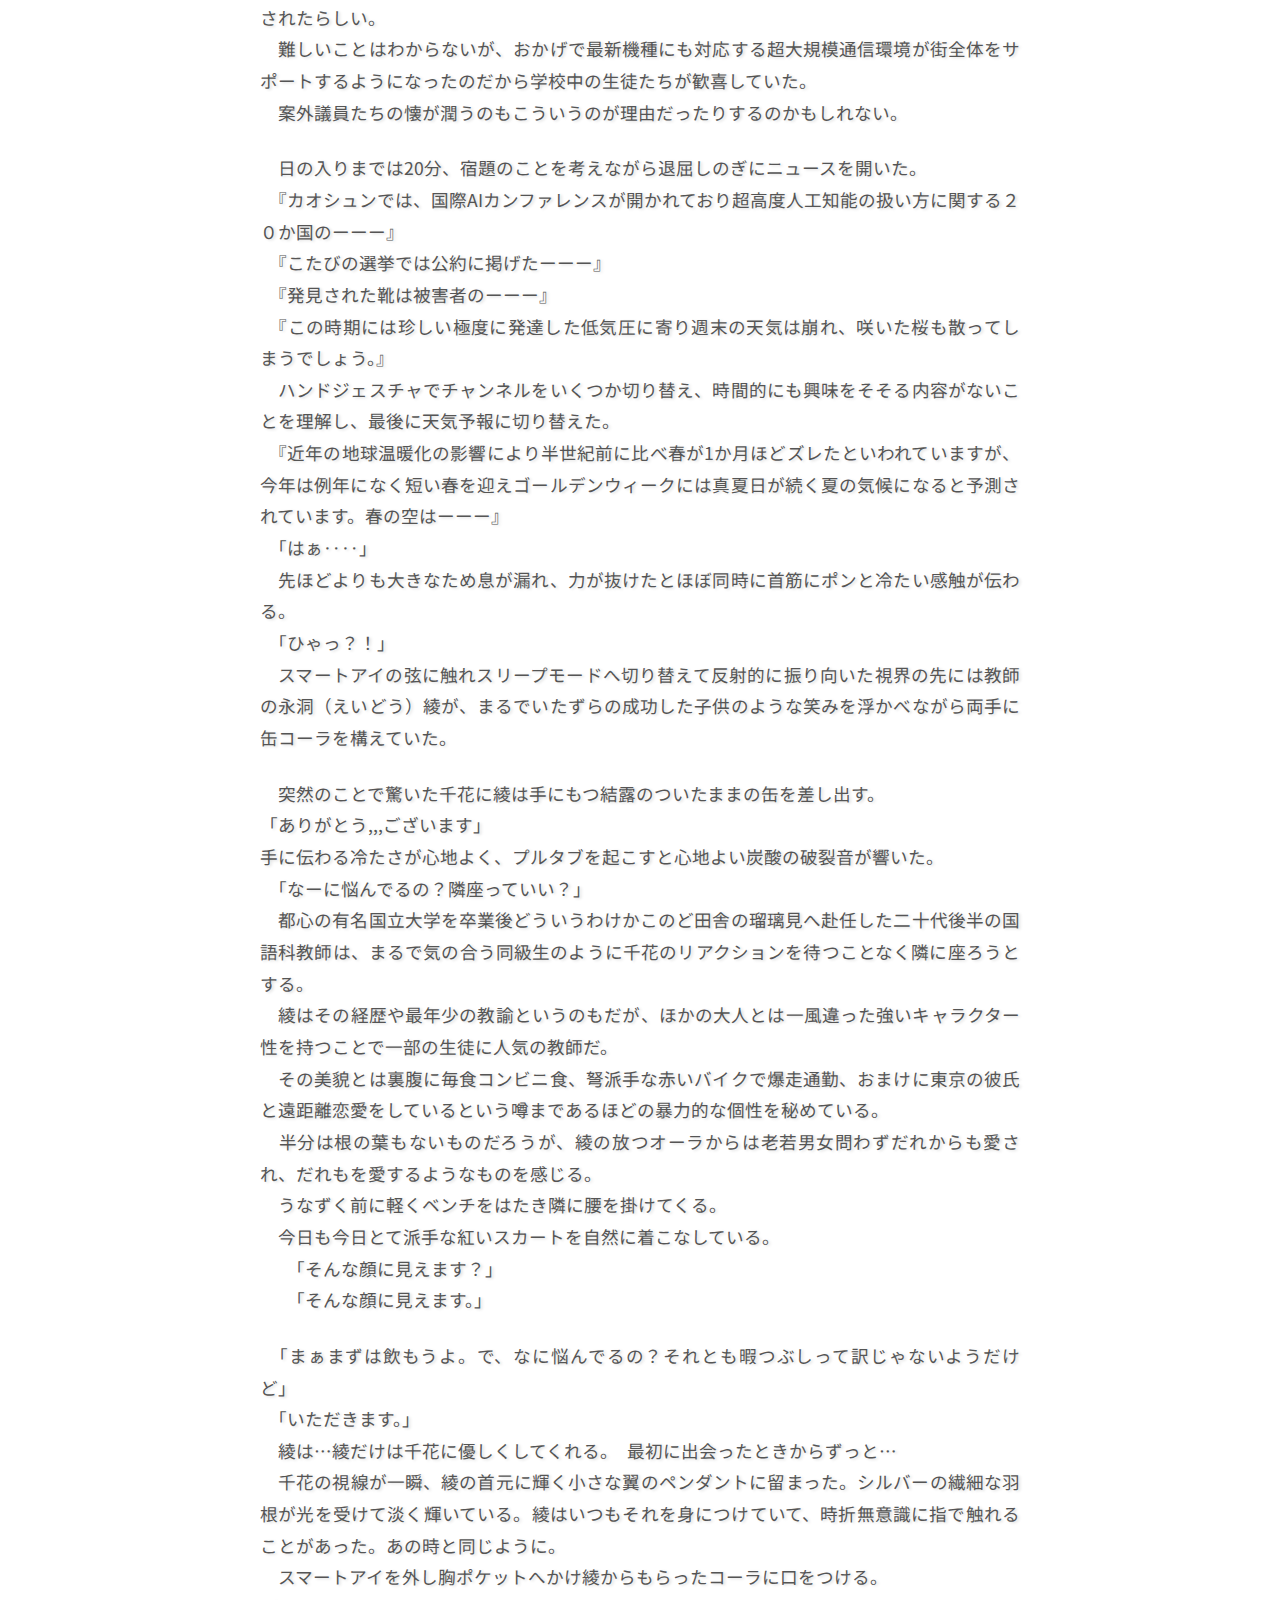
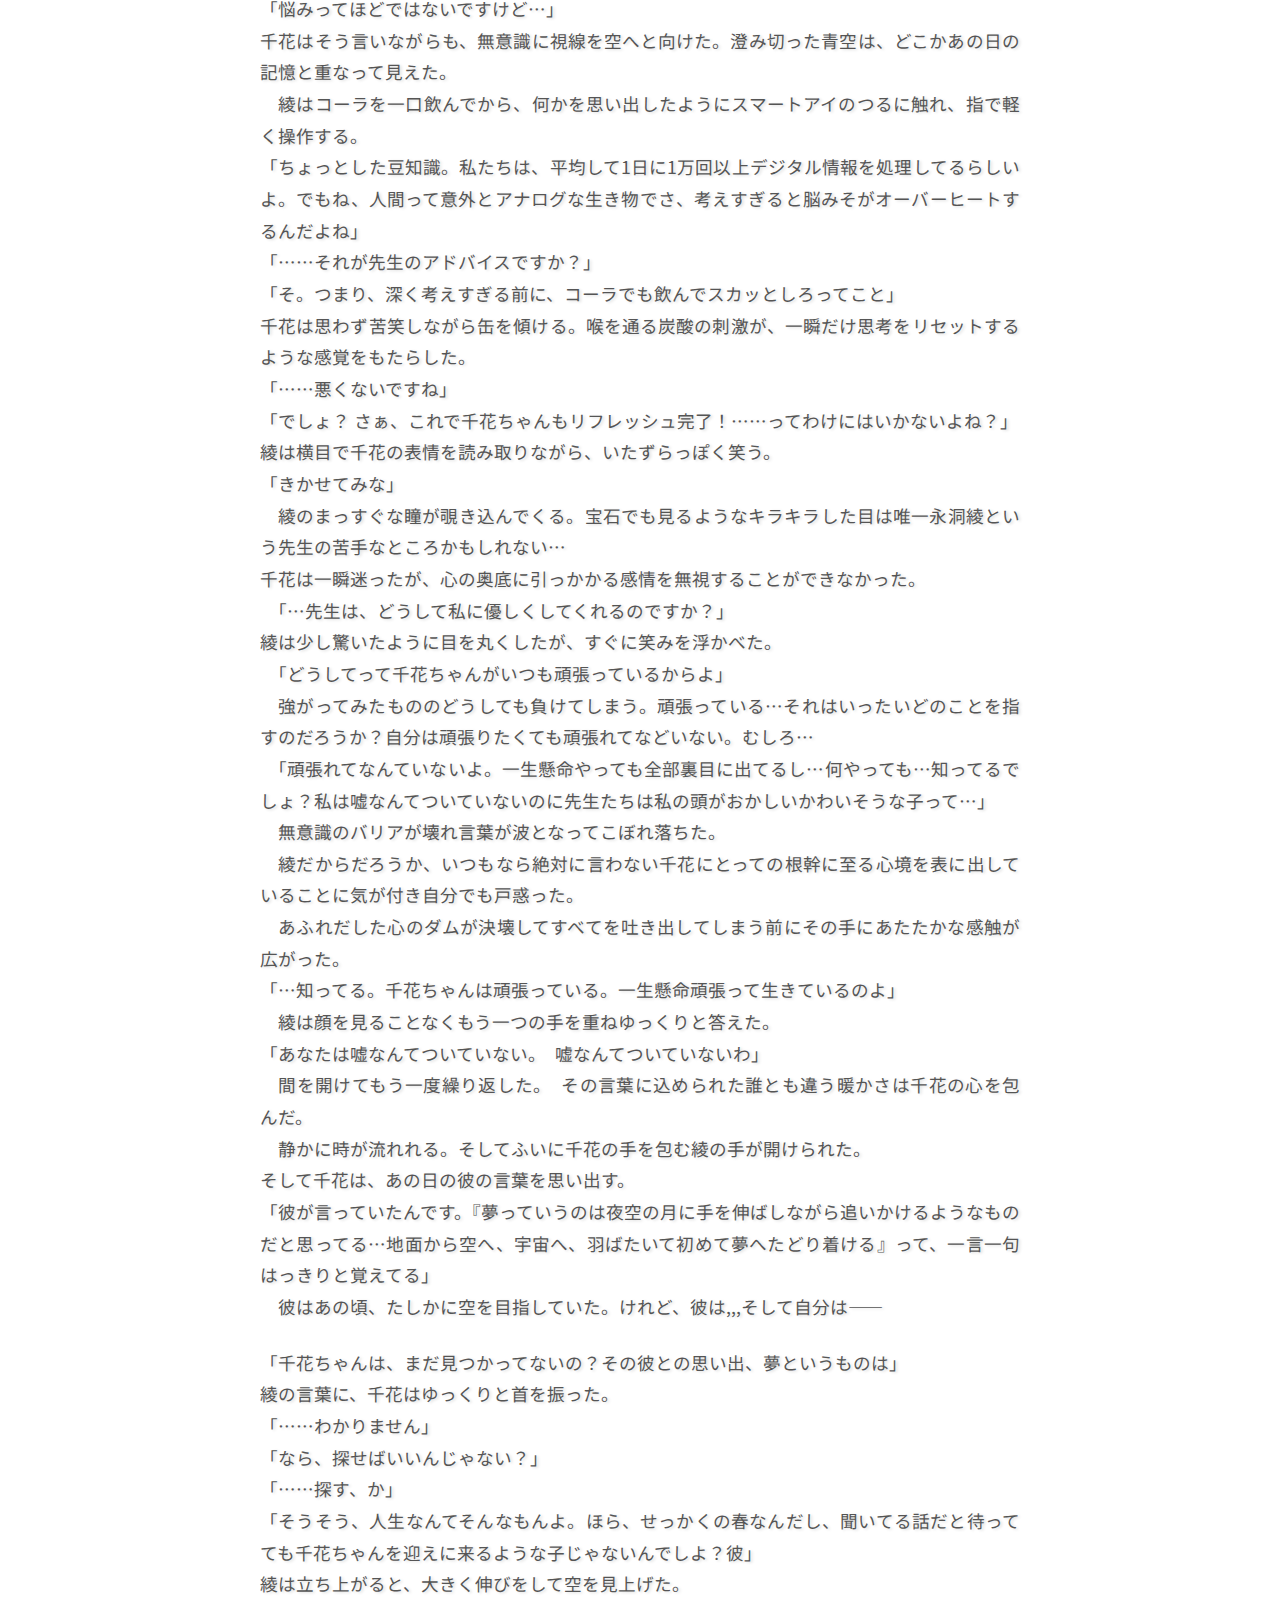
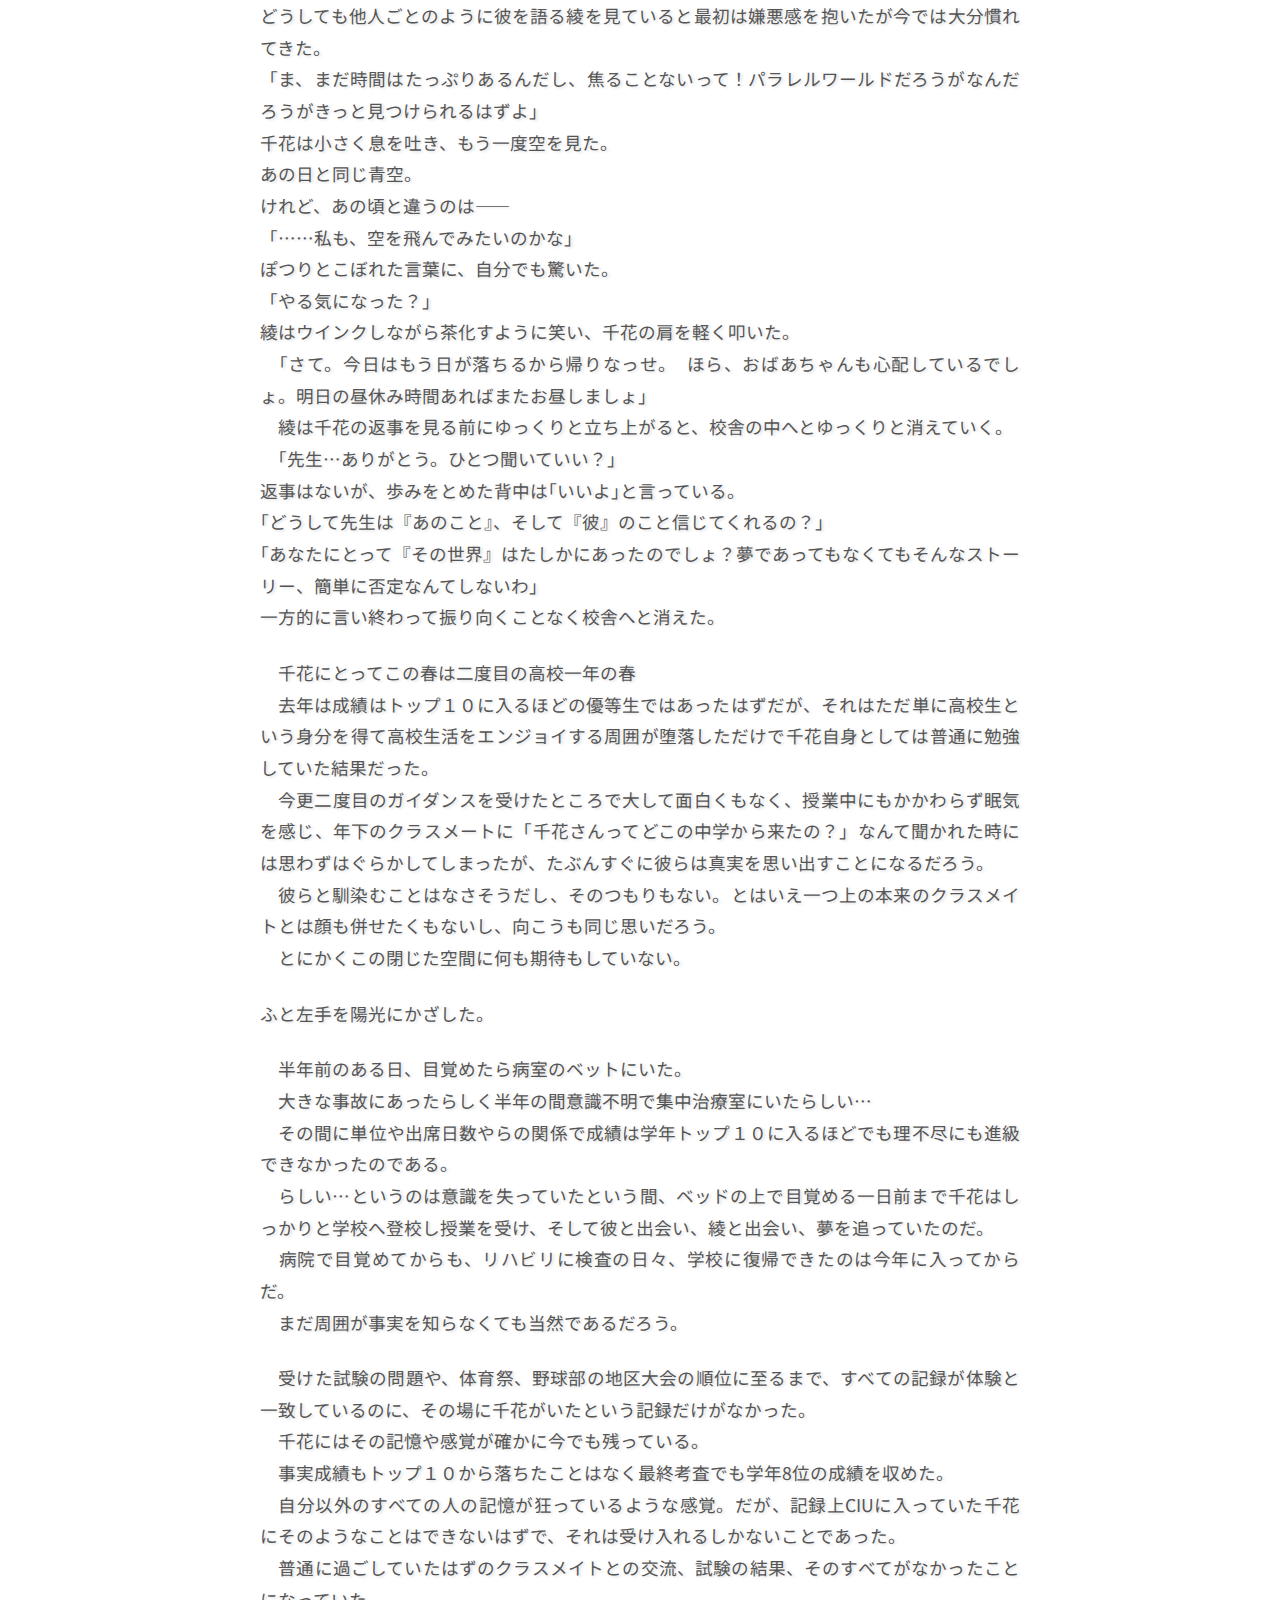
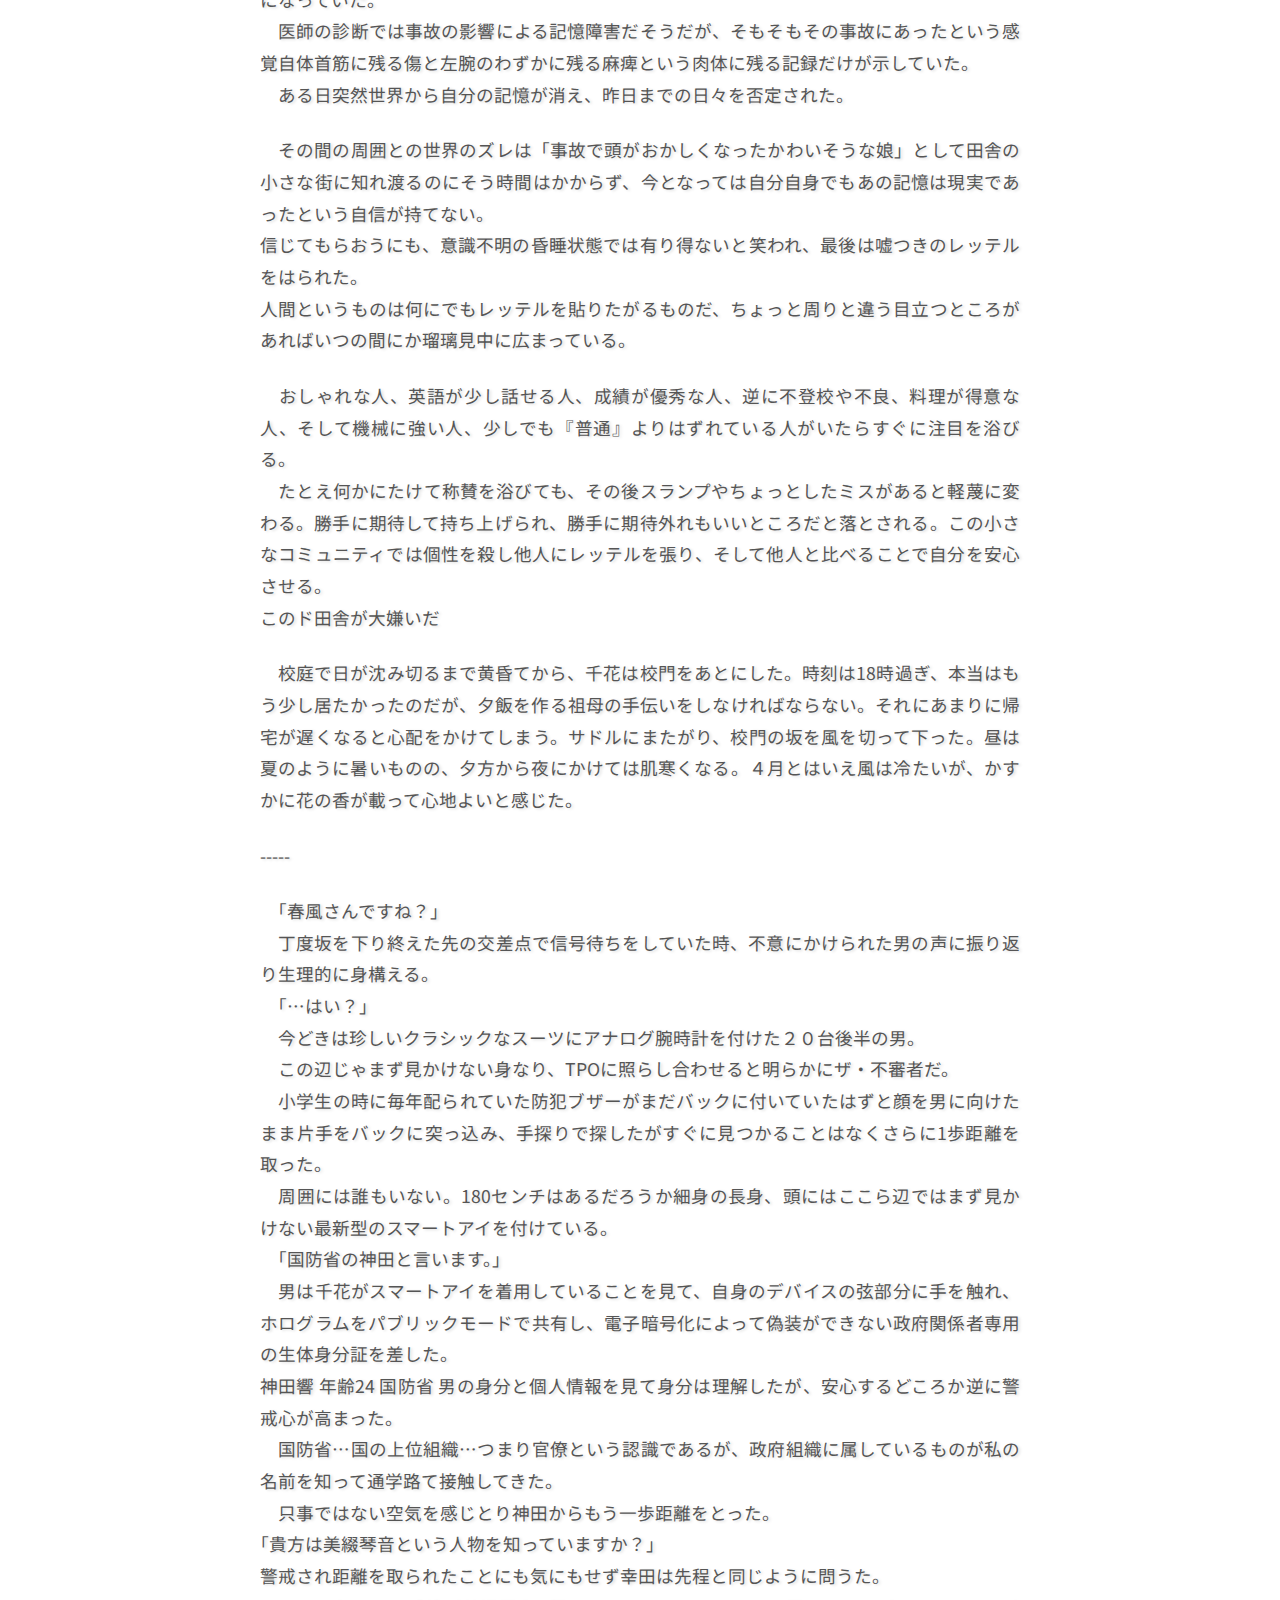
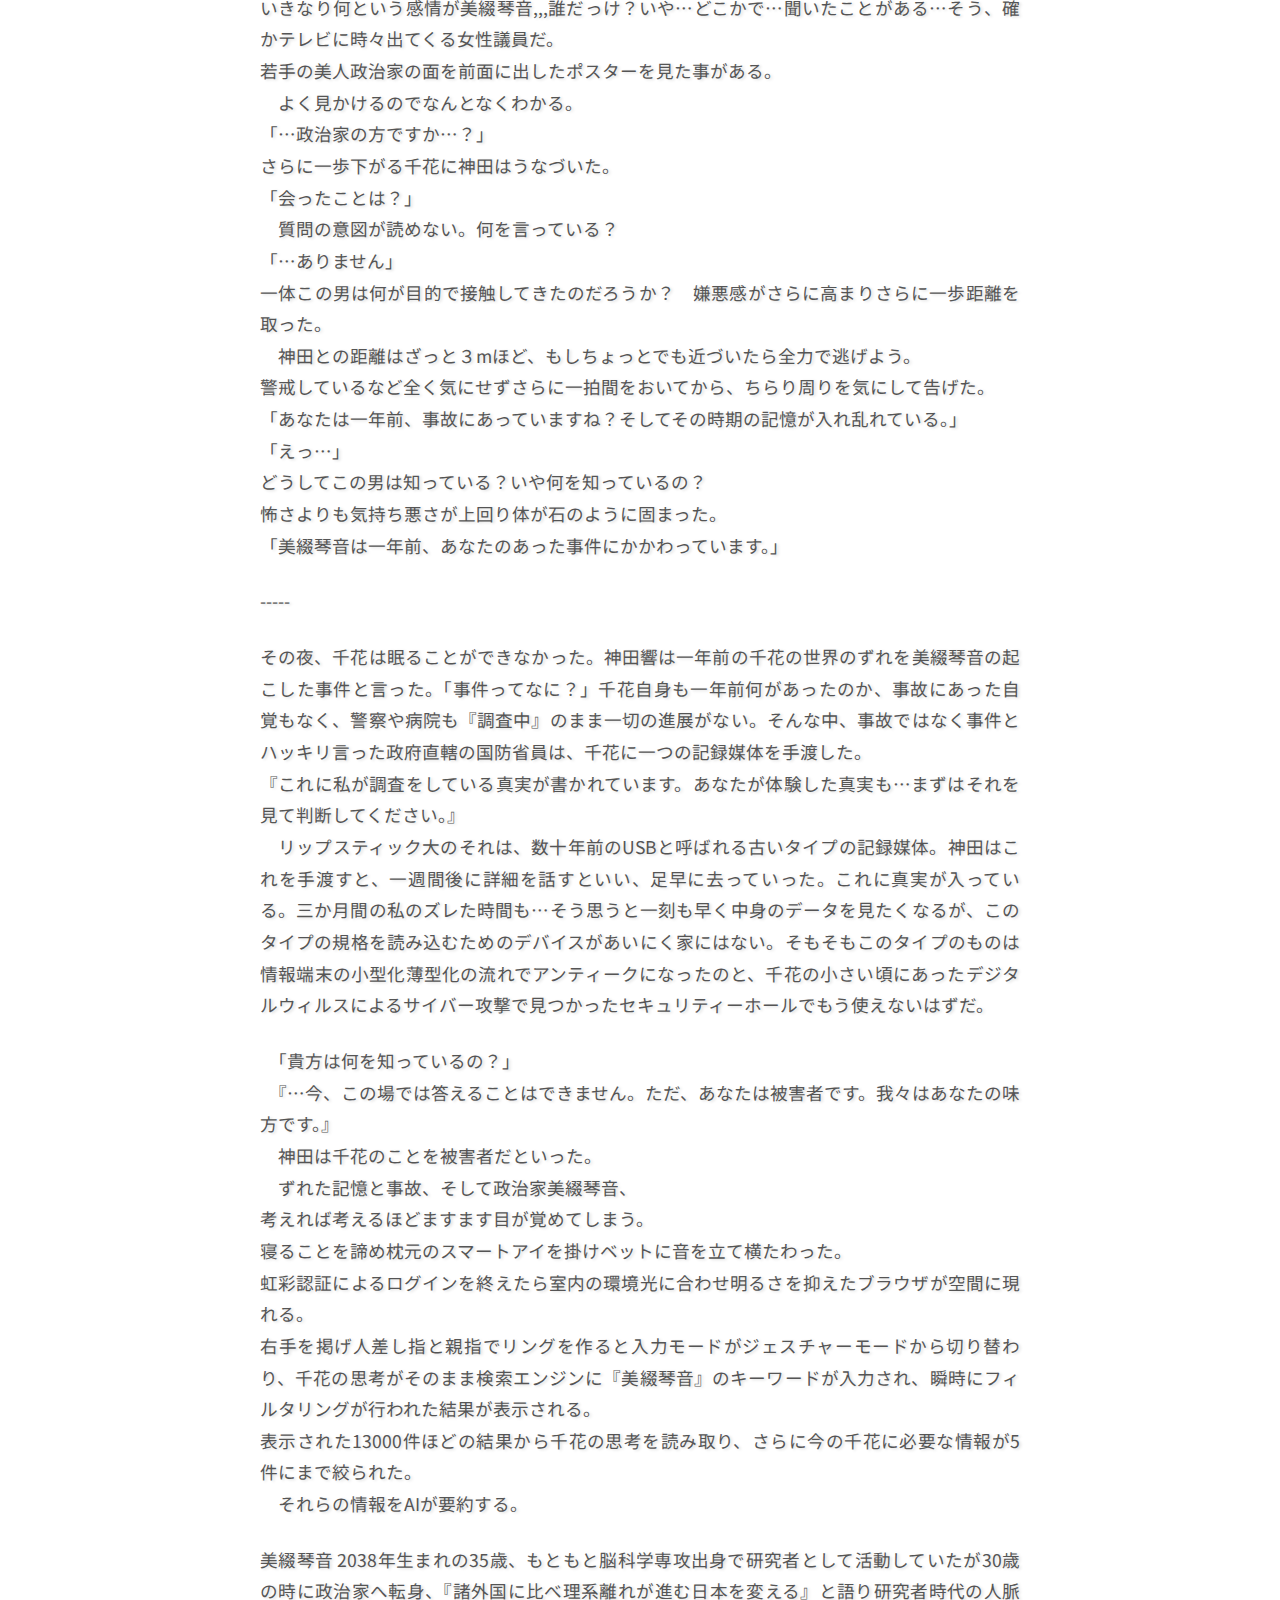
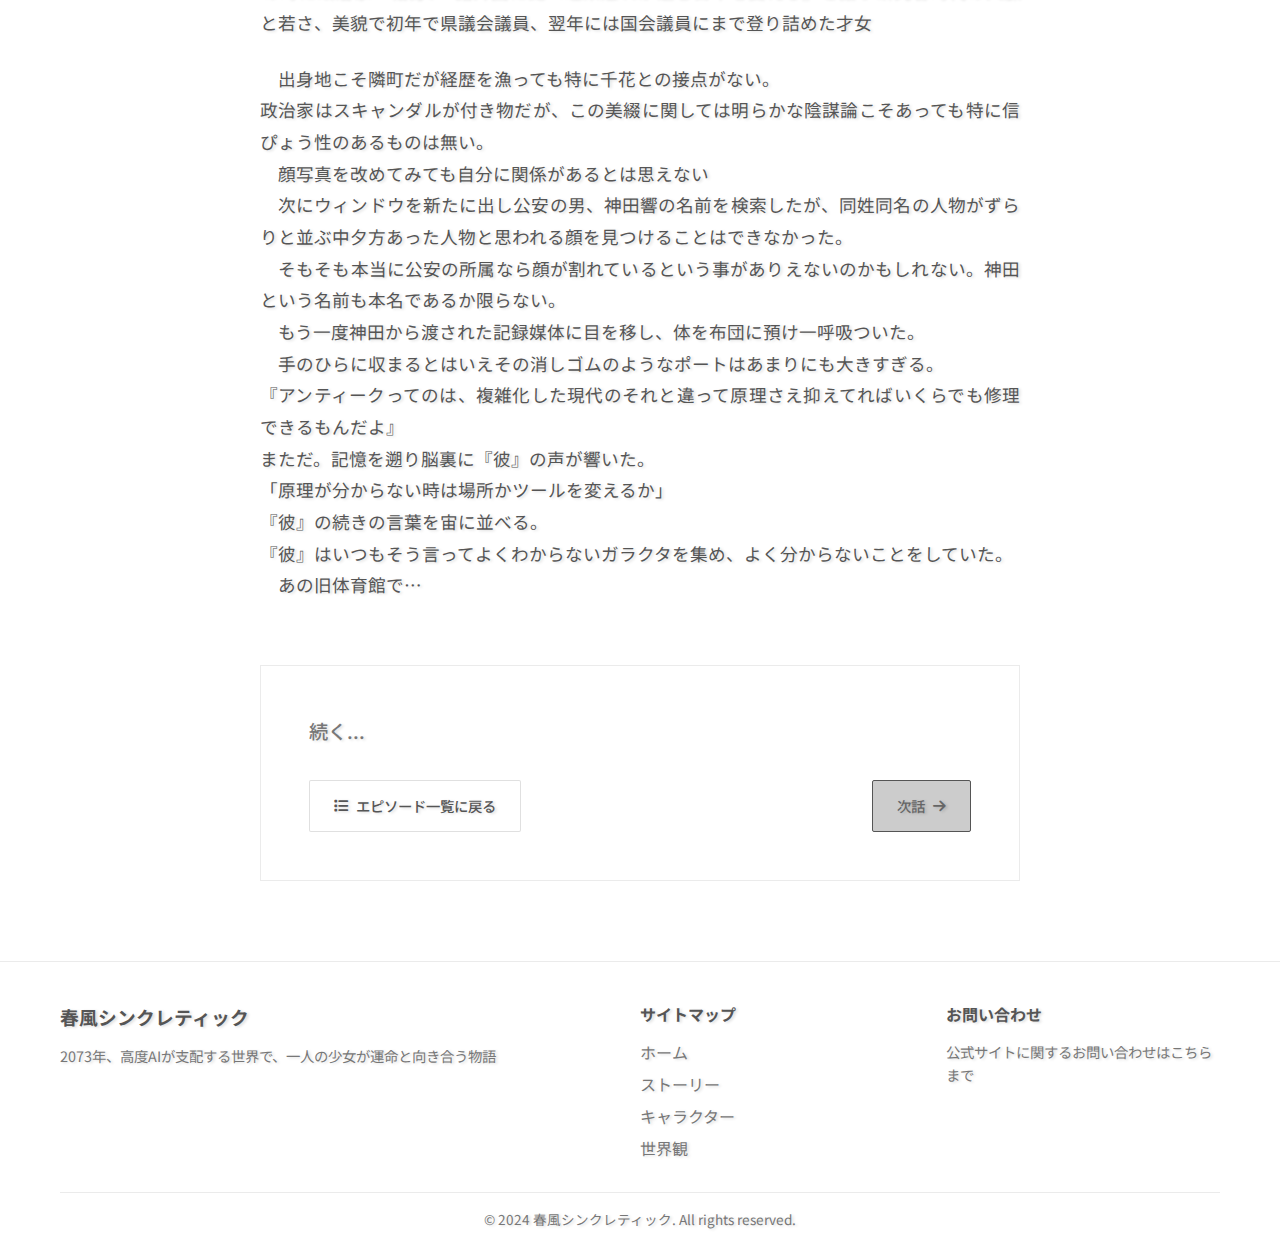
<file: webPage/episode1.html>
<!DOCTYPE html>
<html lang="ja">
<head>
    <meta charset="UTF-8">
    <meta name="viewport" content="width=device-width, initial-scale=1.0">
    <title>第一話 - 春風シンクレティック</title>
    <link rel="stylesheet" href="styles/main.css">
    <link rel="stylesheet" href="styles/episode.css">
    <link href="https://fonts.googleapis.com/css2?family=Noto+Sans+JP:wght@300;400;500;700;900&display=swap" rel="stylesheet">
    <link rel="stylesheet" href="https://cdnjs.cloudflare.com/ajax/libs/font-awesome/6.0.0/css/all.min.css">
</head>
<body>
    <!-- ヘッダー -->
    <header class="header">
        <nav class="navbar">
            <div class="nav-container">
                <div class="nav-logo">
                    <a href="index.html">
                        <span class="logo-text">春風シンクレティック</span>
                        <span class="logo-subtitle">HARUKAZE SYNCRETECH</span>
                    </a>
                </div>
                <ul class="nav-menu">
                    <li class="nav-item">
                        <a href="index.html" class="nav-link">ホーム</a>
                    </li>
                    <li class="nav-item">
                        <a href="story.html" class="nav-link">ストーリー</a>
                    </li>
                    <li class="nav-item">
                        <a href="characters.html" class="nav-link">キャラクター</a>
                    </li>
                    <li class="nav-item">
                        <a href="world.html" class="nav-link">世界観</a>
                    </li>
                </ul>
                <div class="hamburger">
                    <span class="bar"></span>
                    <span class="bar"></span>
                    <span class="bar"></span>
                </div>
            </div>
        </nav>
    </header>

    <!-- ページヘッダー -->
    <section class="episode-header">
        <div class="container">
            <div class="episode-title">
                <div class="episode-breadcrumb">
                    <a href="story.html">ストーリー</a>
                    <i class="fas fa-chevron-right"></i>
                    <span>第一話</span>
                </div>
                <h1>第一話　2062年のデジャブ</h1>
                <p class="episode-subtitle">春風千花の物語が始まる</p>
            </div>
        </div>
    </section>

    <!-- エピソード本文 -->
    <section class="episode-content">
        <div class="container">
            <article class="episode-text">
                <p>澄み切った青空を見ていると、春風千花は決まって同じ光景を思い出す。<br>
                それは、いつかの春、錆びたボロ倉庫で出会った少年の、あの眩しいほどの瞳だ。</p>

                <p>「ねぇ、どうしてキミはそんなになってまで空を飛ぼうとしているの？」<br>
                　少年はその言葉に少しの間考えるように作業の手を止め振り向きオイルの付いた腕で拭ったのか汚れた頬に純粋な笑みを浮かべた。　<br>
                「そこに空があるから…だね。」</p>

                <p>テニスコートより少し広いくらいの薄暗いボロ倉庫の中は彼と千花と少し離れたところに監督者であり顧問でもある永洞綾が段ボールを机にして持ち込んだ書類仕事を片付けている。</p>

                <p>「君が目指す空には何があるの？」<br>
                私の問いに、しばらくの間、作業音だけが木霊し、ボロ倉庫に沈黙が流れた。彼は天上を仰いだ後再び機械へと向き直り、スパナを握り直す。<br>
                「雲に隠れてそれがわからないから探しに行くんだよ」<br>
                彼は今度は振り向くことはなく機械をいじりながら答える。<br>
                「千花は夢ってどこにあると思う？」<br>
                千花は答えに詰まった。彼は答えを待つことなく続ける。<br>
                「僕は夢っていうのは夜空の月に手を伸ばしながら追いかけ地上を走るように、地に足が付いたままだといつまでたってもたどり着けないものだと思ってる…地面から空へ、宇宙へ、羽ばたいて初めて夢へたどり着ける。僕はそれを探しに行きたいんだよ」<br>
                　そう言ってスパナをおき、汗をぬぐった彼の瞳のまぶしさがとても印象に残っている。</p>

                <p>　あの日も今日みたいな空が広がっていた。<br>
                　ライトフライヤー号の再現…　百数十年前に生まれた世界で初めての動力付き飛行機の再現<br>
                　この小さなガレージの中で彼と千花は一つの夢を目指していた。</p>

                <p>　「千花…僕はね、空に憧れ恋をしているんだ。千花はどうだい？」<br>
                あの時の問いに千花がなんと答えたか、今になっては思い出せない。ただ、あの時の私は、確かに"空"に心を奪われ始めていた。彼への憧憬は、決して恋心とは異なる、もっと純粋な、新しい世界への扉を開く鍵だった。</p>

                <div class="chapter-break">
                    <h2>#1 Contact</h2>
                </div>

                <p>　桜色に染まる瑠璃見の町に暖かな風が髪をなでるように吹き抜けていく。<br>
                　時代の流れから取り残されたように過疎化が進み、人口5000ほどの都市部から離れた山間部に栄えるこの街では今なお昔ながらの自然が多く残っていた。<br>
                　この小さな街の学校のベンチに肩甲骨までかかるほど伸ばしたストレートが特徴の高校一年生、春風千花は一人腰かけていた。<br>
                　入学式が行われてから一週間が経つこの日も、遅咲きの花が舞う桜吹雪の中で、千花は対照的に目の前を通り過ぎる同級生を見ながら、小さなため息をつく。</p>

                <p>　浮かれすぎ…中学生から高校生へと変わり『新入生』という立場を得ても、教科書や教室が変わっても、環境がそう変わるものではない…<br>
                　千花は半年も前からそれを知っていた。</p>

                <p>　2063年、ますます過疎化が進んだこの瑠璃見の地には、3年前に統廃合によって新校舎として建てられた中高一貫の学校が一つあるのみ。全校生徒500人にも満たないこの学校では、高校生になっても中学のときと顔ぶれほとんど変わることはない。<br>
                『変わったのは中身のない、ただの形だけのなにか…』新しい出会いなんて一つもなく、この街が苦手だった。<br>
                 若者は高校卒業と同時に町を出て、残るのはわずかな子供たちと、自己保身のことのみを考える年寄りたちだけ。数年前に移住計画で来た人々も、いつの間にか１割ほどを残しほとんどがまた別の地へと発って行ったらしい。<br>
                 自然が豊かといえば聞こえはいいが、その自然を管理する人も減り、荒れ地も増えてきた。それが関係しているかはわからないが、土砂崩れも増加し、インフラの整備も併せ復旧だけで町の財政は毎年赤字らしい。そんな懐事情のはずにもかかわらず、古くから瑠璃見にいるというだけでトップにいる議員たちだけは懐が潤っているらしい。<br>
                  最も目に見えて人々の生活が悪くなっているわけでもないから気にしていない人の方が多いらしいが…ひびだらけの道路の凸凹舗装も錆びた交通ミラーも便利さには影響しないし、倒れてきたりさえしなければそれでよいのだ。<br>
                  　"やがて枯れていくだけのただ退屈な町"そう感じていた。</p>

                <p>　千花自身高校卒業後のことなど考えていないが、最近は少しだけ退屈を忘れることができている。<br>
                 ｢アクティベイト｣<br>
                　かけていたメガネのつる部に人差し指を触れ軽く唱えるとじわじわと世界が変わった。空中に大小様々なウィンドウが浮き上がり、その中で今の千花に必要ない情報がフェードアウトされ、スケジューラーと読んでいる途中の電子書籍だけが残った。<br>
                　第五世代空間コンピューティング,,,デジタル情報とリアルな情報を織り交ぜる眼鏡型コンピュータが生み出すビジョン<br>
                　かつて部屋一面を占領する大きさのゼロイチの数字を出力する装置から2Dなディスプレイへの描画、、そしてインターネットの登場により世界中と繋がり、やがて全ての人のポケットの中に納まったそれは、平面の縛りからも解き放たれ、空間上に配置されるようになって数年、スマートアイと呼ばれるグラスは退屈に縛られている現実の鎖から解き放ってくれる。<br>
                　今年になってようやくこの地にもインフラ設備が整備されたのだ。</p>

                <p>　街を覆う山間部の中腹に作られた巨大サーバー施設は5年前に計画が上がった時から土地汚染や景観の観点から町中の住民が反対していたが、昨年行政側の計画変更により施設のほとんどが土砂崩れの復旧も兼ねた工事に組み合わせることで、ダム湖の中に作られることでそのほとんどがダムの底に沈むようになったため反対意見がなくなり急ピッチで建造されるようになった。<br>
                　聞いた話では予算が急に倍増されたことで空冷式からダムを利用した水冷式へと設計が変更されたらしい。<br>
                　難しいことはわからないが、おかげで最新機種にも対応する超大規模通信環境が街全体をサポートするようになったのだから学校中の生徒たちが歓喜していた。<br>
                　案外議員たちの懐が潤うのもこういうのが理由だったりするのかもしれない。</p>

            

                <p>　日の入りまでは20分、宿題のことを考えながら退屈しのぎにニュースを開いた。<br>
                　『カオシュンでは、国際AIカンファレンスが開かれており超高度人工知能の扱い方に関する２０か国のーーー』<br>
                　『こたびの選挙では公約に掲げたーーー』<br>
                　『発見された靴は被害者のーーー』<br>
                　『この時期には珍しい極度に発達した低気圧に寄り週末の天気は崩れ、咲いた桜も散ってしまうでしょう。』<br>
                　ハンドジェスチャでチャンネルをいくつか切り替え、時間的にも興味をそそる内容がないことを理解し、最後に天気予報に切り替えた。<br>
                　『近年の地球温暖化の影響により半世紀前に比べ春が1か月ほどズレたといわれていますが、今年は例年になく短い春を迎えゴールデンウィークには真夏日が続く夏の気候になると予測されています。春の空はーーー』<br>
                　「はぁ‥‥」<br>
                　先ほどよりも大きなため息が漏れ、力が抜けたとほぼ同時に首筋にポンと冷たい感触が伝わる。<br>
                　「ひゃっ？！」<br>
                　スマートアイの弦に触れスリープモードへ切り替えて反射的に振り向いた視界の先には教師の永洞（えいどう）綾が、まるでいたずらの成功した子供のような笑みを浮かべながら両手に缶コーラを構えていた。</p>

                <p>　突然のことで驚いた千花に綾は手にもつ結露のついたままの缶を差し出す。<br>
                 「ありがとう,,,ございます」<br>
                 手に伝わる冷たさが心地よく、プルタブを起こすと心地よい炭酸の破裂音が響いた。<br>
                　「なーに悩んでるの？隣座っていい？」<br>
                　都心の有名国立大学を卒業後どういうわけかこのど田舎の瑠璃見へ赴任した二十代後半の国語科教師は、まるで気の合う同級生のように千花のリアクションを待つことなく隣に座ろうとする。<br>
                　綾はその経歴や最年少の教諭というのもだが、ほかの大人とは一風違った強いキャラクター性を持つことで一部の生徒に人気の教師だ。<br>
                　その美貌とは裏腹に毎食コンビニ食、弩派手な赤いバイクで爆走通勤、おまけに東京の彼氏と遠距離恋愛をしているという噂まであるほどの暴力的な個性を秘めている。<br>
                　半分は根の葉もないものだろうが、綾の放つオーラからは老若男女問わずだれからも愛され、だれもを愛するようなものを感じる。<br>
                　うなずく前に軽くベンチをはたき隣に腰を掛けてくる。<br>
                　今日も今日とて派手な紅いスカートを自然に着こなしている。<br>
                　　「そんな顔に見えます？」<br>
                　　「そんな顔に見えます。」</p>

                <p>　「まぁまずは飲もうよ。で、なに悩んでるの？それとも暇つぶしって訳じゃないようだけど」<br>
                　「いただきます。」<br>
                　綾は…綾だけは千花に優しくしてくれる。　最初に出会ったときからずっと…<br>
                　千花の視線が一瞬、綾の首元に輝く小さな翼のペンダントに留まった。シルバーの繊細な羽根が光を受けて淡く輝いている。綾はいつもそれを身につけていて、時折無意識に指で触れることがあった。あの時と同じように。<br>
                　スマートアイを外し胸ポケットへかけ綾からもらったコーラに口をつける。<br>
                「悩みってほどではないですけど…」　<br>
                千花はそう言いながらも、無意識に視線を空へと向けた。澄み切った青空は、どこかあの日の記憶と重なって見えた。<br>
                　綾はコーラを一口飲んでから、何かを思い出したようにスマートアイのつるに触れ、指で軽く操作する。<br>
                「ちょっとした豆知識。私たちは、平均して1日に1万回以上デジタル情報を処理してるらしいよ。でもね、人間って意外とアナログな生き物でさ、考えすぎると脳みそがオーバーヒートするんだよね」<br>
                「……それが先生のアドバイスですか？」<br>
                「そ。つまり、深く考えすぎる前に、コーラでも飲んでスカッとしろってこと」<br>
                千花は思わず苦笑しながら缶を傾ける。喉を通る炭酸の刺激が、一瞬だけ思考をリセットするような感覚をもたらした。<br>
                「……悪くないですね」<br>
                「でしょ？ さぁ、これで千花ちゃんもリフレッシュ完了！……ってわけにはいかないよね？」<br>
                綾は横目で千花の表情を読み取りながら、いたずらっぽく笑う。<br>
                「きかせてみな」　<br>
                　綾のまっすぐな瞳が覗き込んでくる。宝石でも見るようなキラキラした目は唯一永洞綾という先生の苦手なところかもしれない…<br>
                千花は一瞬迷ったが、心の奥底に引っかかる感情を無視することができなかった。<br>
                　「…先生は、どうして私に優しくしてくれるのですか？」<br>
                綾は少し驚いたように目を丸くしたが、すぐに笑みを浮かべた。<br>
                　「どうしてって千花ちゃんがいつも頑張っているからよ」<br>
                 　強がってみたもののどうしても負けてしまう。頑張っている…それはいったいどのことを指すのだろうか？自分は頑張りたくても頑張れてなどいない。むしろ…<br>
                　「頑張れてなんていないよ。一生懸命やっても全部裏目に出てるし…何やっても…知ってるでしょ？私は嘘なんてついていないのに先生たちは私の頭がおかしいかわいそうな子って…」<br>
                　無意識のバリアが壊れ言葉が波となってこぼれ落ちた。<br>
                　綾だからだろうか、いつもなら絶対に言わない千花にとっての根幹に至る心境を表に出していることに気が付き自分でも戸惑った。<br>
                　あふれだした心のダムが決壊してすべてを吐き出してしまう前にその手にあたたかな感触が広がった。<br>
                「…知ってる。千花ちゃんは頑張っている。一生懸命頑張って生きているのよ」<br>
                　綾は顔を見ることなくもう一つの手を重ねゆっくりと答えた。<br>
                「あなたは嘘なんてついていない。　嘘なんてついていないわ」<br>
                　間を開けてもう一度繰り返した。　その言葉に込められた誰とも違う暖かさは千花の心を包んだ。<br>
                　静かに時が流れれる。そしてふいに千花の手を包む綾の手が開けられた。<br>
                  そして千花は、あの日の彼の言葉を思い出す。<br>
                   「彼が言っていたんです。『夢っていうのは夜空の月に手を伸ばしながら追いかけるようなものだと思ってる…地面から空へ、宇宙へ、羽ばたいて初めて夢へたどり着ける』って、一言一句はっきりと覚えてる」<br>
                　彼はあの頃、たしかに空を目指していた。けれど、彼は,,,そして自分は――  </p>

                <p>「千花ちゃんは、まだ見つかってないの？その彼との思い出、夢というものは」<br>
                綾の言葉に、千花はゆっくりと首を振った。<br>
                「……わかりません」<br>
                「なら、探せばいいんじゃない？」<br>
                「……探す、か」<br>
                「そうそう、人生なんてそんなもんよ。ほら、せっかくの春なんだし、聞いてる話だと待ってても千花ちゃんを迎えに来るような子じゃないんでしよ？彼」<br>
                綾は立ち上がると、大きく伸びをして空を見上げた。<br>
                どうしても他人ごとのように彼を語る綾を見ていると最初は嫌悪感を抱いたが今では大分慣れてきた。<br>
                「ま、まだ時間はたっぷりあるんだし、焦ることないって！パラレルワールドだろうがなんだろうがきっと見つけられるはずよ」<br>
                千花は小さく息を吐き、もう一度空を見た。<br>
                あの日と同じ青空。<br>
                けれど、あの頃と違うのは――<br>
                「……私も、空を飛んでみたいのかな」<br>
                ぽつりとこぼれた言葉に、自分でも驚いた。<br>
                 「やる気になった？」<br>
                綾はウインクしながら茶化すように笑い、千花の肩を軽く叩いた。<br>
                　「さて。今日はもう日が落ちるから帰りなっせ。　ほら、おばあちゃんも心配しているでしょ。明日の昼休み時間あればまたお昼しましょ」<br>
                　綾は千花の返事を見る前にゆっくりと立ち上がると、校舎の中へとゆっくりと消えていく。<br>
                　「先生…ありがとう。ひとつ聞いていい？」<br>
                  返事はないが、歩みをとめた背中は｢いいよ｣と言っている。<br>
                ｢どうして先生は『あのこと』、そして『彼』のこと信じてくれるの？｣<br>
                ｢あなたにとって『その世界』はたしかにあったのでしょ？夢であってもなくてもそんなストーリー、簡単に否定なんてしないわ｣<br>
                一方的に言い終わって振り向くことなく校舎へと消えた。</p>

                <p>　千花にとってこの春は二度目の高校一年の春<br>
                　去年は成績はトップ１０に入るほどの優等生ではあったはずだが、それはただ単に高校生という身分を得て高校生活をエンジョイする周囲が堕落しただけで千花自身としては普通に勉強していた結果だった。<br>
                　今更二度目のガイダンスを受けたところで大して面白くもなく、授業中にもかかわらず眠気を感じ、年下のクラスメートに「千花さんってどこの中学から来たの？」なんて聞かれた時には思わずはぐらかしてしまったが、たぶんすぐに彼らは真実を思い出すことになるだろう。<br>
                　彼らと馴染むことはなさそうだし、そのつもりもない。とはいえ一つ上の本来のクラスメイトとは顔も併せたくもないし、向こうも同じ思いだろう。<br>
                　とにかくこの閉じた空間に何も期待もしていない。</p>

                <p>ふと左手を陽光にかざした。</p>

                <p>　半年前のある日、目覚めたら病室のベットにいた。<br>
                　大きな事故にあったらしく半年の間意識不明で集中治療室にいたらしい…<br>
                　その間に単位や出席日数やらの関係で成績は学年トップ１０に入るほどでも理不尽にも進級できなかったのである。<br>
                　らしい…というのは意識を失っていたという間、ベッドの上で目覚める一日前まで千花はしっかりと学校へ登校し授業を受け、そして彼と出会い、綾と出会い、夢を追っていたのだ。<br>
                　病院で目覚めてからも、リハビリに検査の日々、学校に復帰できたのは今年に入ってからだ。<br>
                　まだ周囲が事実を知らなくても当然であるだろう。</p>

                <p>　受けた試験の問題や、体育祭、野球部の地区大会の順位に至るまで、すべての記録が体験と一致しているのに、その場に千花がいたという記録だけがなかった。<br>
                　千花にはその記憶や感覚が確かに今でも残っている。<br>
                　事実成績もトップ１０から落ちたことはなく最終考査でも学年8位の成績を収めた。<br>
                　自分以外のすべての人の記憶が狂っているような感覚。だが、記録上CIUに入っていた千花にそのようなことはできないはずで、それは受け入れるしかないことであった。<br>
                　普通に過ごしていたはずのクラスメイトとの交流、試験の結果、そのすべてがなかったことになっていた。<br>
                　医師の診断では事故の影響による記憶障害だそうだが、そもそもその事故にあったという感覚自体首筋に残る傷と左腕のわずかに残る麻痺という肉体に残る記録だけが示していた。<br>
                　ある日突然世界から自分の記憶が消え、昨日までの日々を否定された。</p>

                <p>　その間の周囲との世界のズレは「事故で頭がおかしくなったかわいそうな娘」として田舎の小さな街に知れ渡るのにそう時間はかからず、今となっては自分自身でもあの記憶は現実であったという自信が持てない。<br>
                   信じてもらおうにも、意識不明の昏睡状態では有り得ないと笑われ、最後は嘘つきのレッテルをはられた。<br>
                  人間というものは何にでもレッテルを貼りたがるものだ、ちょっと周りと違う目立つところがあればいつの間にか瑠璃見中に広まっている。</p>

                <p>　おしゃれな人、英語が少し話せる人、成績が優秀な人、逆に不登校や不良、料理が得意な人、そして機械に強い人、少しでも『普通』よりはずれている人がいたらすぐに注目を浴びる。<br>
                　たとえ何かにたけて称賛を浴びても、その後スランプやちょっとしたミスがあると軽蔑に変わる。勝手に期待して持ち上げられ、勝手に期待外れもいいところだと落とされる。この小さなコミュニティでは個性を殺し他人にレッテルを張り、そして他人と比べることで自分を安心させる。<br>
                  このド田舎が大嫌いだ</p>

                <p>　校庭で日が沈み切るまで黄昏てから、千花は校門をあとにした。時刻は18時過ぎ、本当はもう少し居たかったのだが、夕飯を作る祖母の手伝いをしなければならない。それにあまりに帰宅が遅くなると心配をかけてしまう。サドルにまたがり、校門の坂を風を切って下った。昼は夏のように暑いものの、夕方から夜にかけては肌寒くなる。４月とはいえ風は冷たいが、かすかに花の香が載って心地よいと感じた。</p>


                <p>----- </p>

                <p>　「春風さんですね？」<br>
                　丁度坂を下り終えた先の交差点で信号待ちをしていた時、不意にかけられた男の声に振り返り生理的に身構える。<br>
                　「…はい？」<br>
                　今どきは珍しいクラシックなスーツにアナログ腕時計を付けた２０台後半の男。<br>
                　この辺じゃまず見かけない身なり、TPOに照らし合わせると明らかにザ・不審者だ。<br>
                　小学生の時に毎年配られていた防犯ブザーがまだバックに付いていたはずと顔を男に向けたまま片手をバックに突っ込み、手探りで探したがすぐに見つかることはなくさらに1歩距離を取った。<br>
                　周囲には誰もいない。180センチはあるだろうか細身の長身、頭にはここら辺ではまず見かけない最新型のスマートアイを付けている。<br>
                　「国防省の神田と言います。」<br>
                　男は千花がスマートアイを着用していることを見て、自身のデバイスの弦部分に手を触れ、ホログラムをパブリックモードで共有し、電子暗号化によって偽装ができない政府関係者専用の生体身分証を差した。<br>
                   神田響  年齢24 国防省  男の身分と個人情報を見て身分は理解したが、安心するどころか逆に警戒心が高まった。<br>
                　国防省…国の上位組織…つまり官僚という認識であるが、政府組織に属しているものが私の名前を知って通学路て接触してきた。<br>
                　只事ではない空気を感じとり神田からもう一歩距離をとった。<br>
                ｢貴方は美綴琴音という人物を知っていますか？｣<br>
                警戒され距離を取られたことにも気にもせず幸田は先程と同じように問うた。<br>
                いきなり何という感情が美綴琴音,,,誰だっけ？いや…どこかで…聞いたことがある…そう、確かテレビに時々出てくる女性議員だ。<br>
                若手の美人政治家の面を前面に出したポスターを見た事がある。<br>
                　よく見かけるのでなんとなくわかる。<br>
                「…政治家の方ですか…？」<br>
                さらに一歩下がる千花に神田はうなづいた。<br>
                「会ったことは？」　<br>
                　質問の意図が読めない。何を言っている？<br>
                「…ありません」<br>
                一体この男は何が目的で接触してきたのだろうか？　嫌悪感がさらに高まりさらに一歩距離を取った。<br>
                　神田との距離はざっと３mほど、もしちょっとでも近づいたら全力で逃げよう。<br>
                警戒しているなど全く気にせずさらに一拍間をおいてから、ちらり周りを気にして告げた。<br>
                「あなたは一年前、事故にあっていますね？そしてその時期の記憶が入れ乱れている。」<br>
                「えっ…」<br>
                どうしてこの男は知っている？いや何を知っているの？<br>
                怖さよりも気持ち悪さが上回り体が石のように固まった。<br>
                「美綴琴音は一年前、あなたのあった事件にかかわっています。」</p>


                <p>----- </p>

                <p>その夜、千花は眠ることができなかった。神田響は一年前の千花の世界のずれを美綴琴音の起こした事件と言った。「事件ってなに？」千花自身も一年前何があったのか、事故にあった自覚もなく、警察や病院も『調査中』のまま一切の進展がない。そんな中、事故ではなく事件とハッキリ言った政府直轄の国防省員は、千花に一つの記録媒体を手渡した。<br>
                『これに私が調査をしている真実が書かれています。あなたが体験した真実も…まずはそれを見て判断してください。』<br>
                　リップスティック大のそれは、数十年前のUSBと呼ばれる古いタイプの記録媒体。神田はこれを手渡すと、一週間後に詳細を話すといい、足早に去っていった。これに真実が入っている。三か月間の私のズレた時間も…そう思うと一刻も早く中身のデータを見たくなるが、このタイプの規格を読み込むためのデバイスがあいにく家にはない。そもそもこのタイプのものは情報端末の小型化薄型化の流れでアンティークになったのと、千花の小さい頃にあったデジタルウィルスによるサイバー攻撃で見つかったセキュリティーホールでもう使えないはずだ。</p>

                <p>　「貴方は何を知っているの？」<br>
                　『…今、この場では答えることはできません。ただ、あなたは被害者です。我々はあなたの味方です。』<br>
                　神田は千花のことを被害者だといった。<br>
                　ずれた記憶と事故、そして政治家美綴琴音、<br>
                    考えれば考えるほどますます目が覚めてしまう。<br>
                   寝ることを諦め枕元のスマートアイを掛けベットに音を立て横たわった。<br>
                  虹彩認証によるログインを終えたら室内の環境光に合わせ明るさを抑えたブラウザが空間に現れる。<br>
                  右手を掲げ人差し指と親指でリングを作ると入力モードがジェスチャーモードから切り替わり、千花の思考がそのまま検索エンジンに『美綴琴音』のキーワードが入力され、瞬時にフィルタリングが行われた結果が表示される。<br>
                表示された13000件ほどの結果から千花の思考を読み取り、さらに今の千花に必要な情報が5件にまで絞られた。<br>
                　それらの情報をAIが要約する。</p>

                <p>美綴琴音 2038年生まれの35歳、もともと脳科学専攻出身で研究者として活動していたが30歳の時に政治家へ転身、『諸外国に比べ理系離れが進む日本を変える』と語り研究者時代の人脈と若さ、美貌で初年で県議会議員、翌年には国会議員にまで登り詰めた才女</p>

                <p>　出身地こそ隣町だが経歴を漁っても特に千花との接点がない。<br>
                政治家はスキャンダルが付き物だが、この美綴に関しては明らかな陰謀論こそあっても特に信ぴょう性のあるものは無い。<br>
                　顔写真を改めてみても自分に関係があるとは思えない　<br>
                　次にウィンドウを新たに出し公安の男、神田響の名前を検索したが、同姓同名の人物がずらりと並ぶ中夕方あった人物と思われる顔を見つけることはできなかった。<br>
                　そもそも本当に公安の所属なら顔が割れているという事がありえないのかもしれない。神田という名前も本名であるか限らない。　<br>
                　もう一度神田から渡された記録媒体に目を移し、体を布団に預け一呼吸ついた。<br>
                　手のひらに収まるとはいえその消しゴムのようなポートはあまりにも大きすぎる。<br>
                  『アンティークってのは、複雑化した現代のそれと違って原理さえ抑えてればいくらでも修理できるもんだよ』<br>
                  まただ。記憶を遡り脳裏に『彼』の声が響いた。<br>
                  「原理が分からない時は場所かツールを変えるか」<br>
                 『彼』の続きの言葉を宙に並べる。<br>
                  『彼』はいつもそう言ってよくわからないガラクタを集め、よく分からないことをしていた。<br>
                　あの旧体育館で…</p>

                <div class="chapter-continue">
                    <p>続く...</p>
                    <div class="episode-navigation">
                        <a href="story.html" class="btn btn-outline">
                            <i class="fas fa-list"></i>
                            エピソード一覧に戻る
                        </a>
                        <a href="#" class="btn btn-primary disabled">
                            次話 <i class="fas fa-arrow-right"></i>
                        </a>
                    </div>
                </div>
            </article>
        </div>
    </section>

    <!-- フッター -->
    <footer class="footer">
        <div class="container">
            <div class="footer-content">
                <div class="footer-section">
                    <h3>春風シンクレティック</h3>
                    <p>2073年、高度AIが支配する世界で、一人の少女が運命と向き合う物語</p>
                </div>
                <div class="footer-section">
                    <h4>サイトマップ</h4>
                    <ul>
                        <li><a href="index.html">ホーム</a></li>
                        <li><a href="story.html">ストーリー</a></li>
                        <li><a href="characters.html">キャラクター</a></li>
                        <li><a href="world.html">世界観</a></li>
                    </ul>
                </div>
                <div class="footer-section">
                    <h4>お問い合わせ</h4>
                    <p>公式サイトに関するお問い合わせはこちらまで</p>
                </div>
            </div>
            <div class="footer-bottom">
                <p>&copy; 2024 春風シンクレティック. All rights reserved.</p>
            </div>
        </div>
    </footer>

    <script src="scripts/main.js"></script>
</body>
</html>
</file>
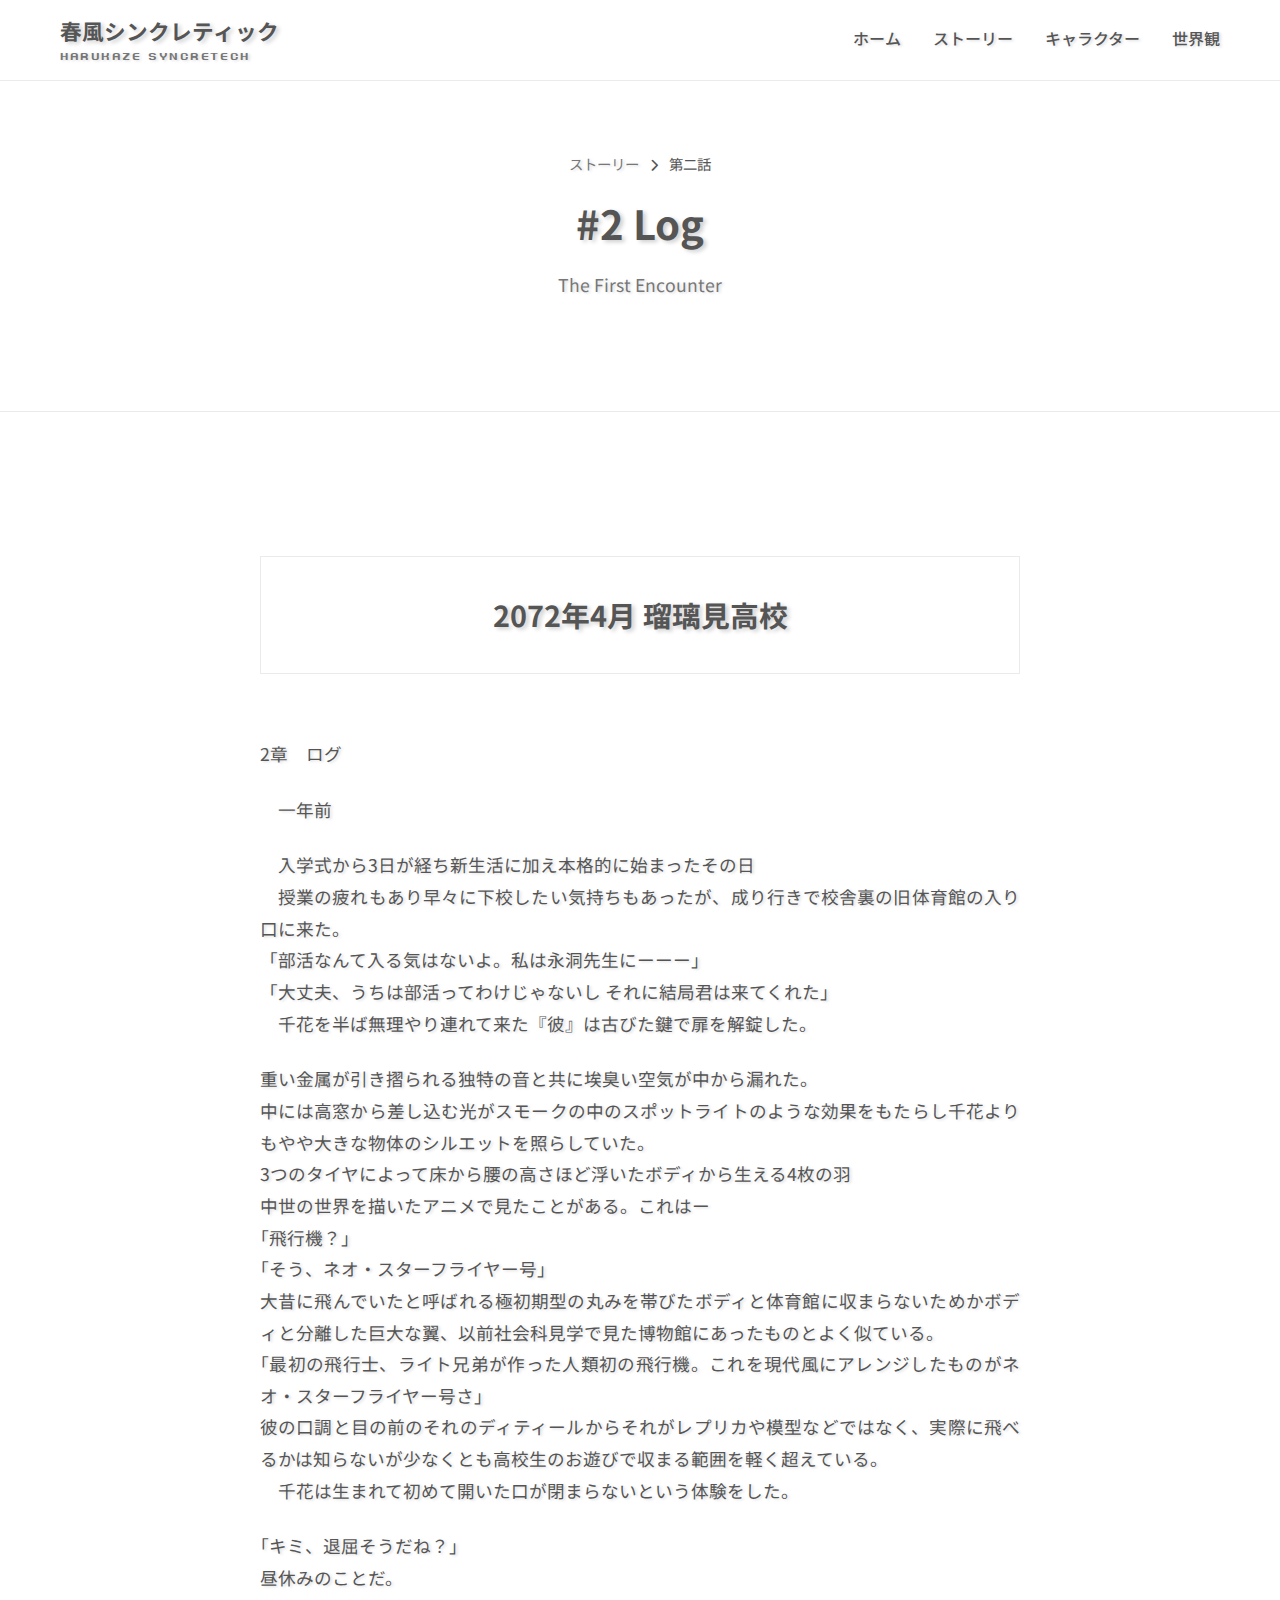
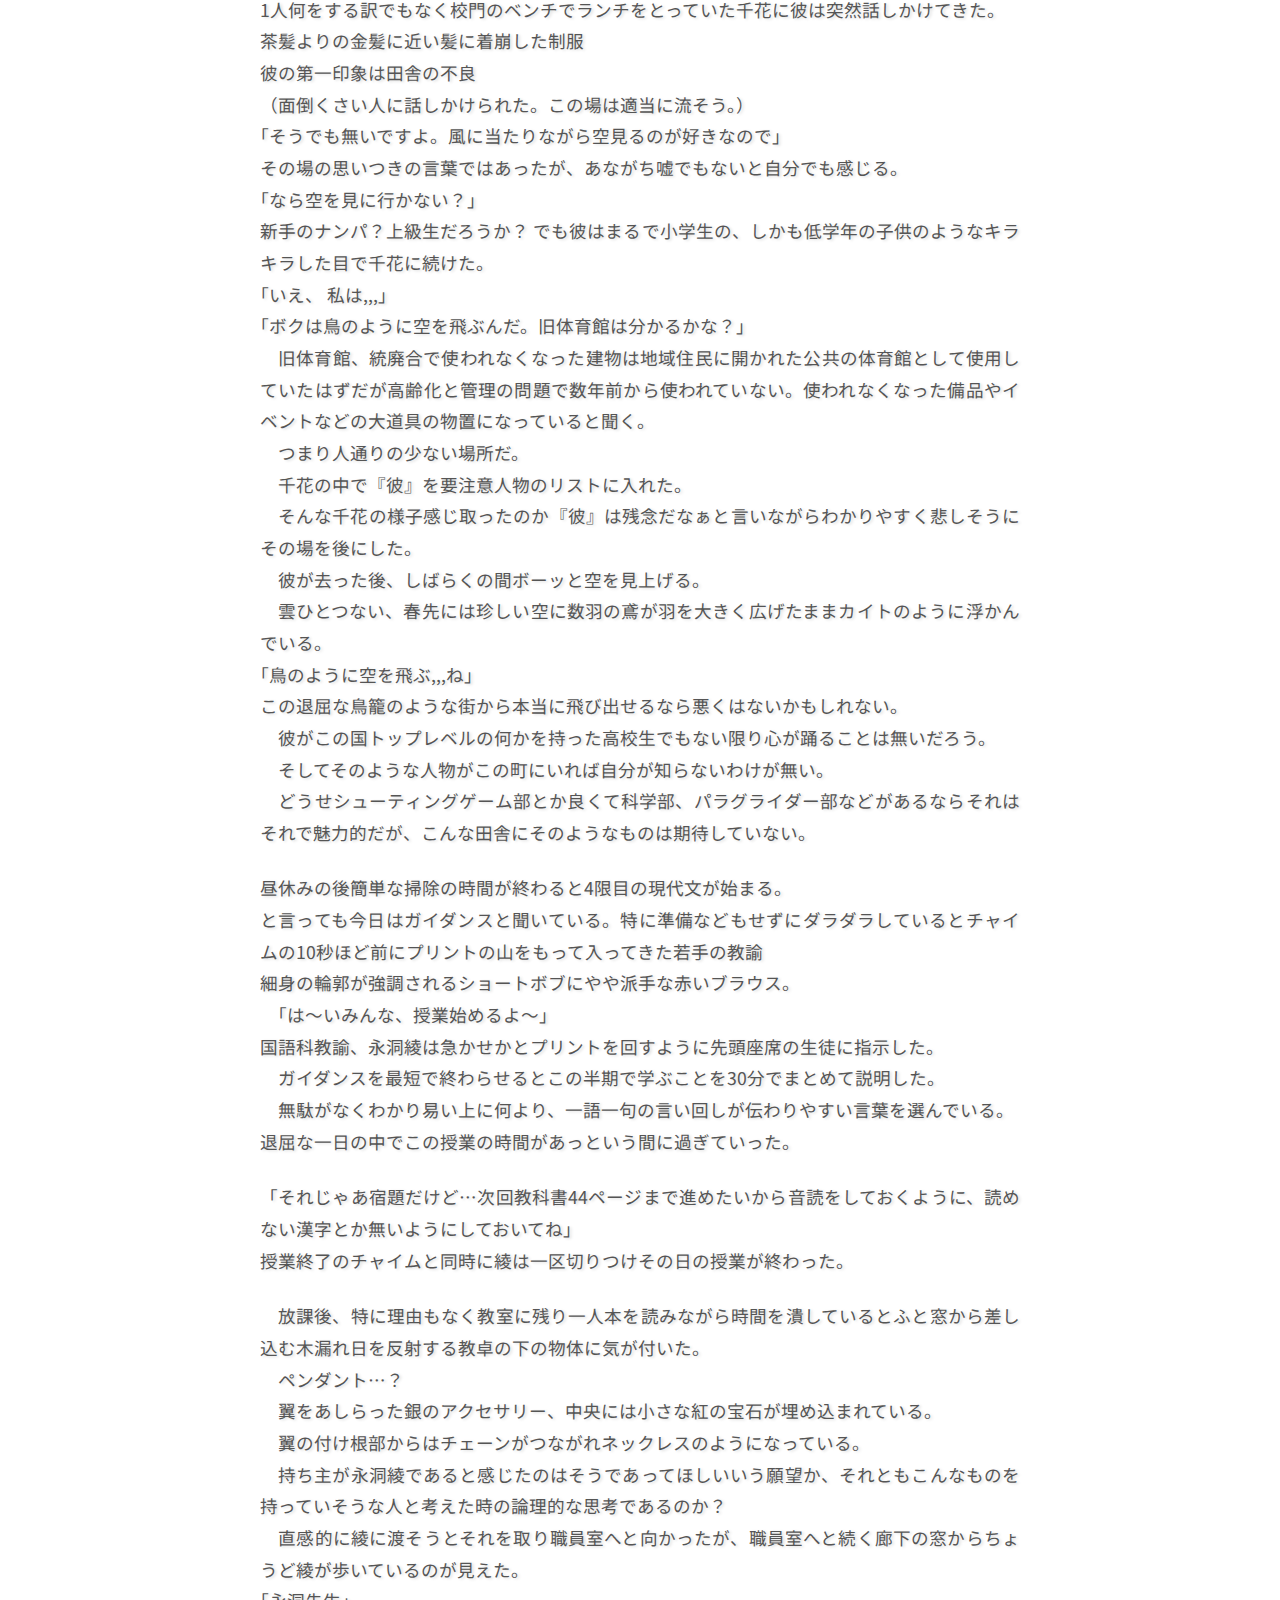
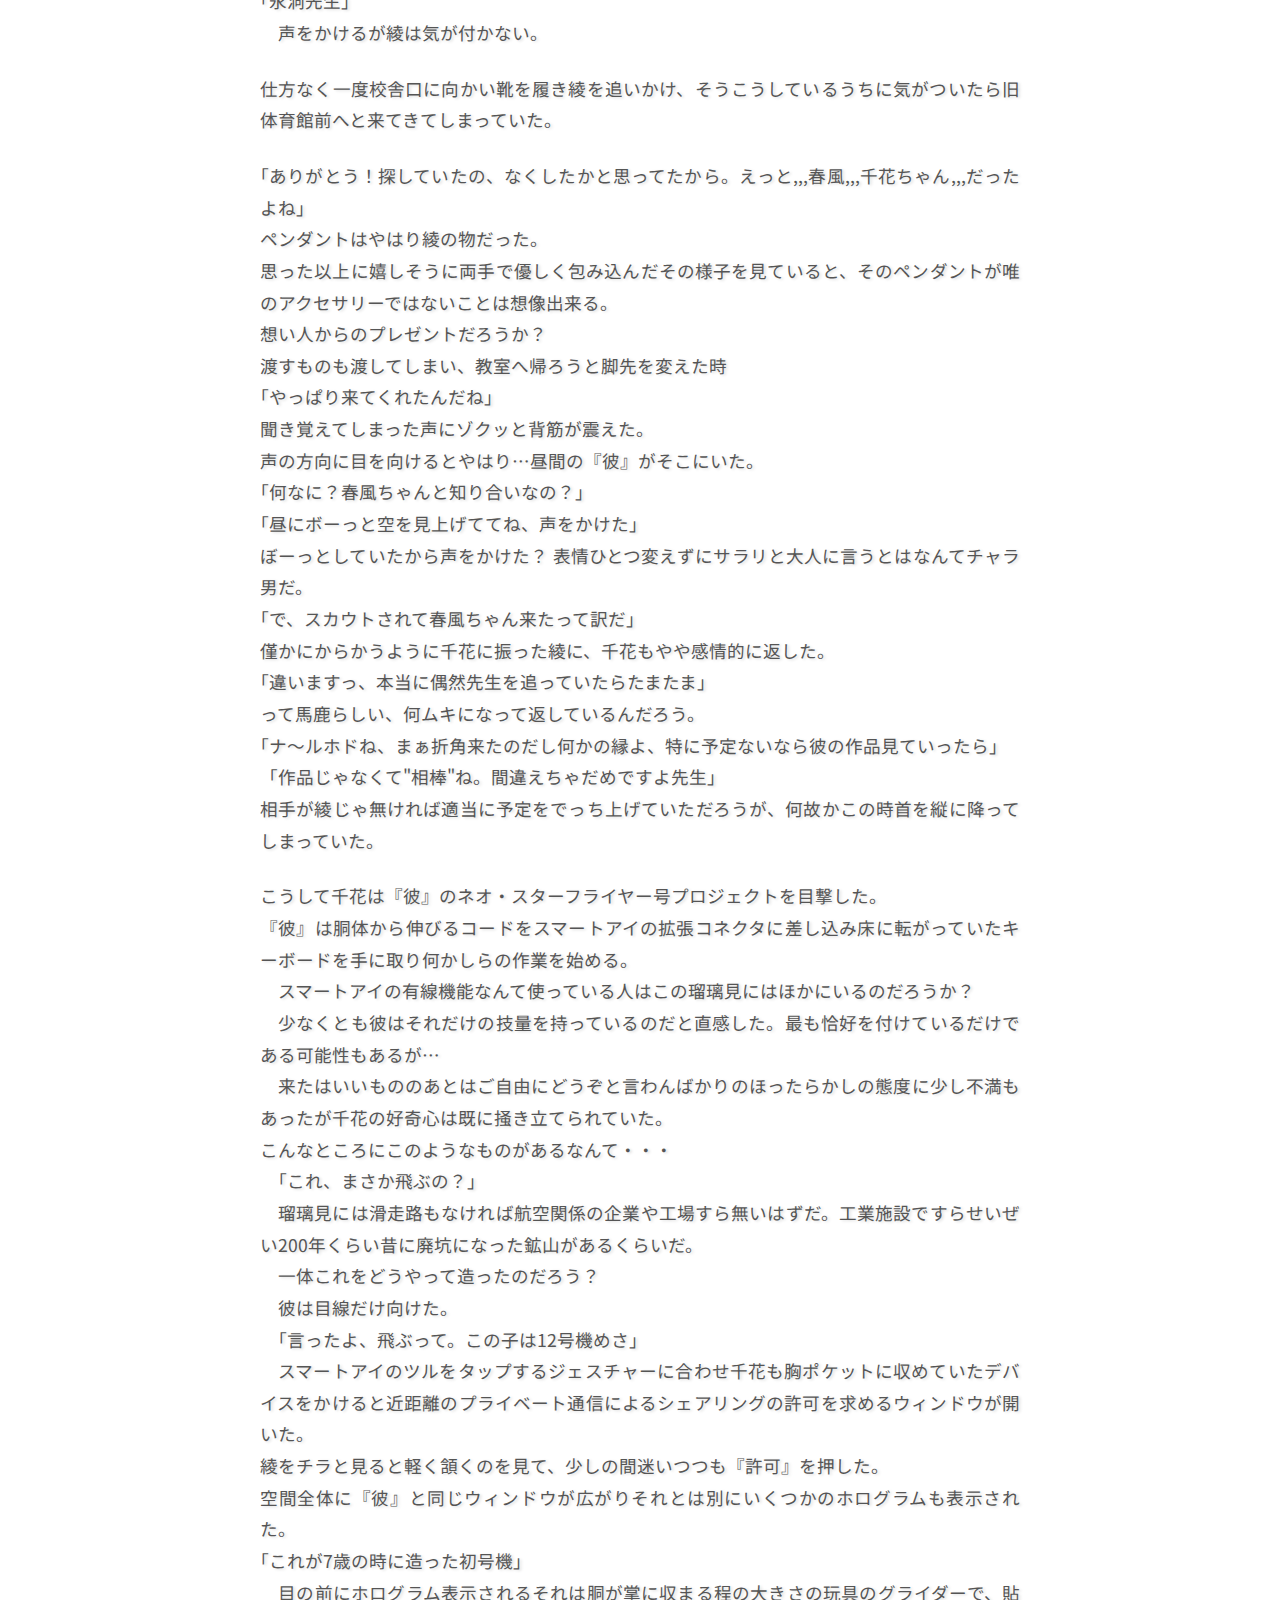
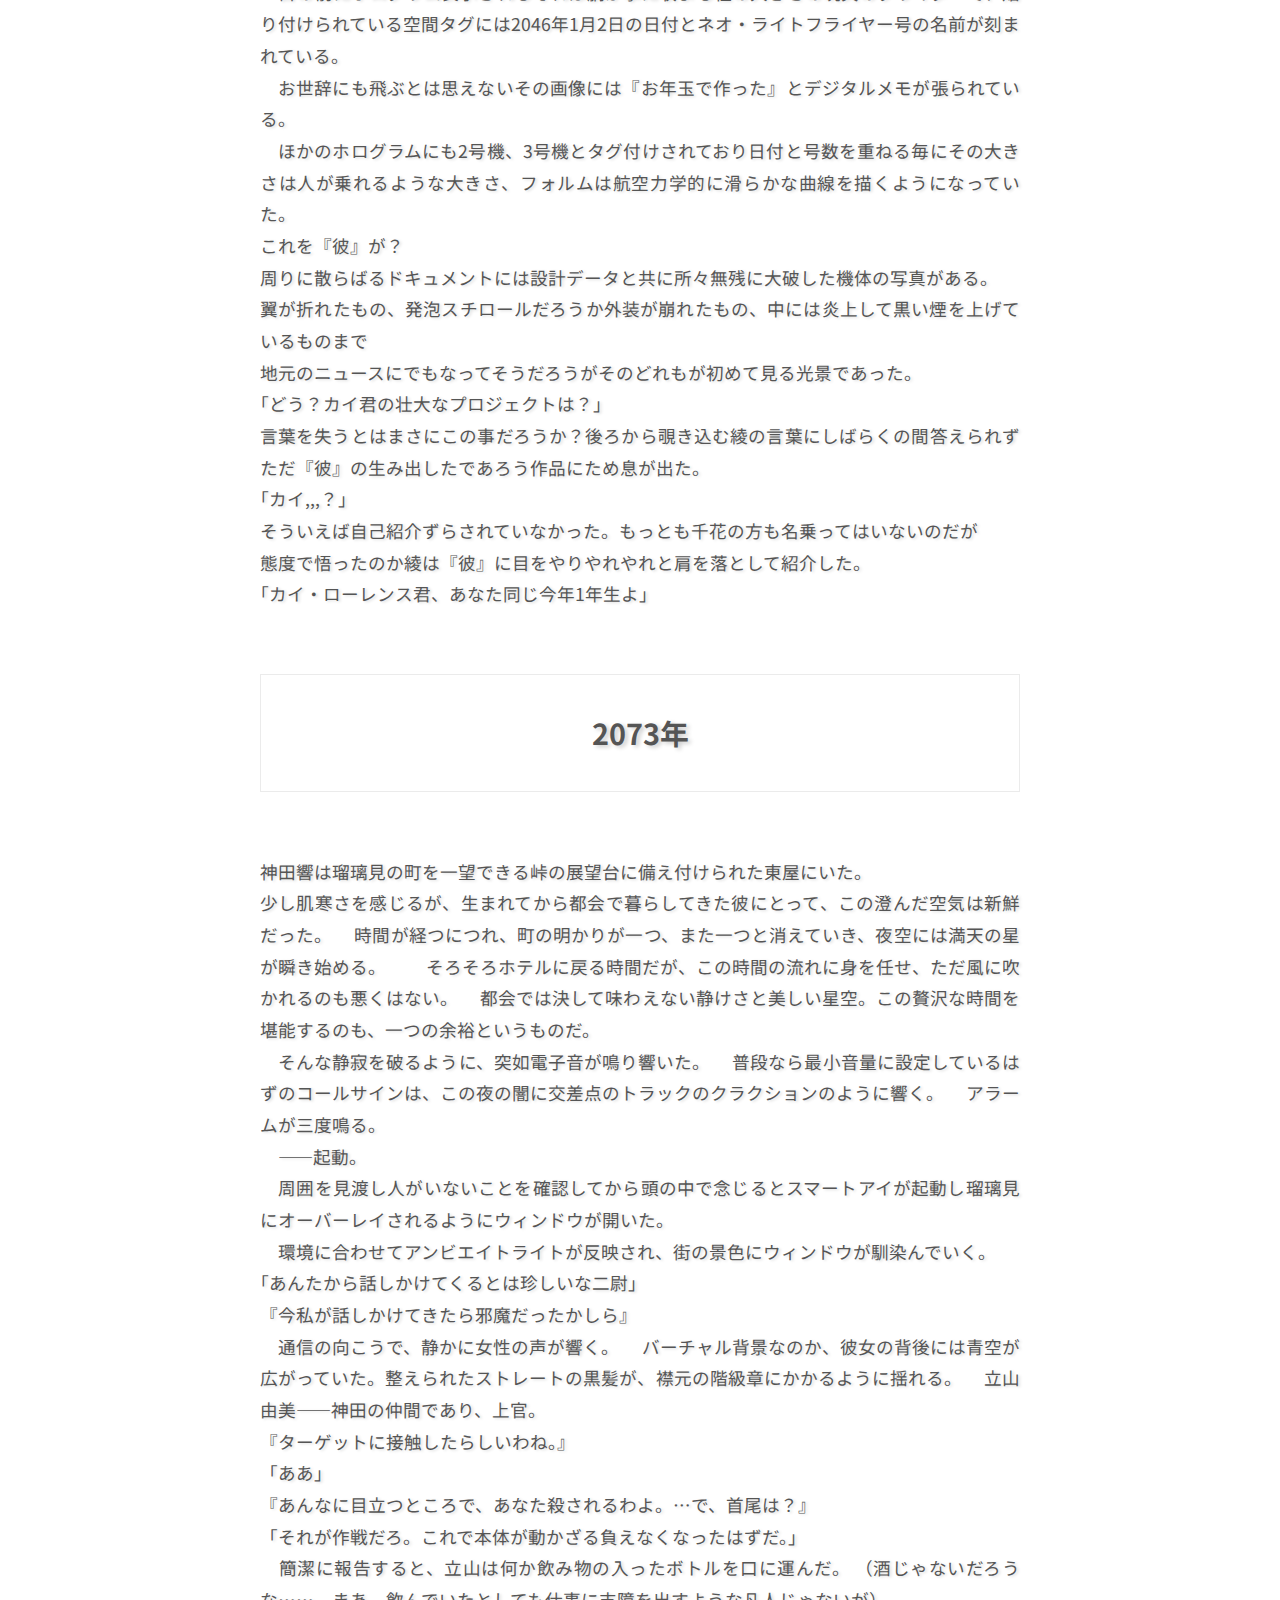
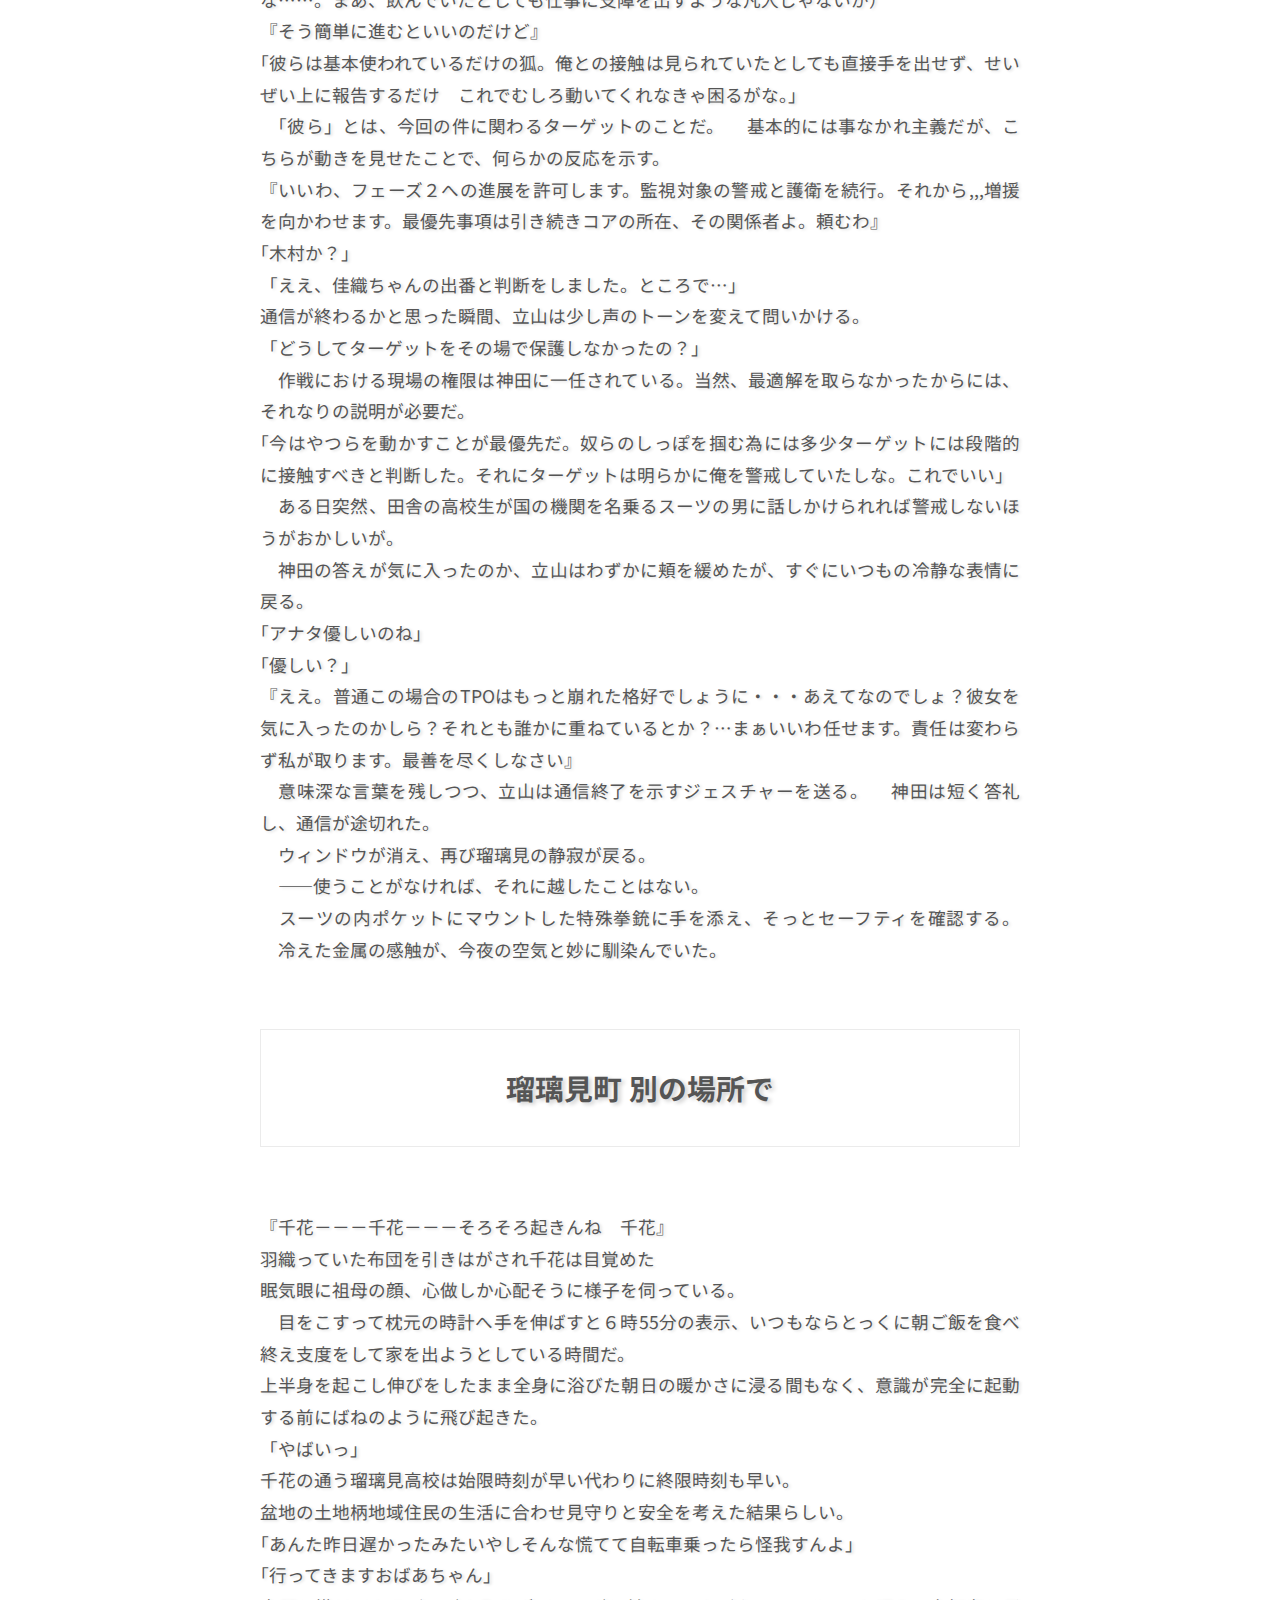
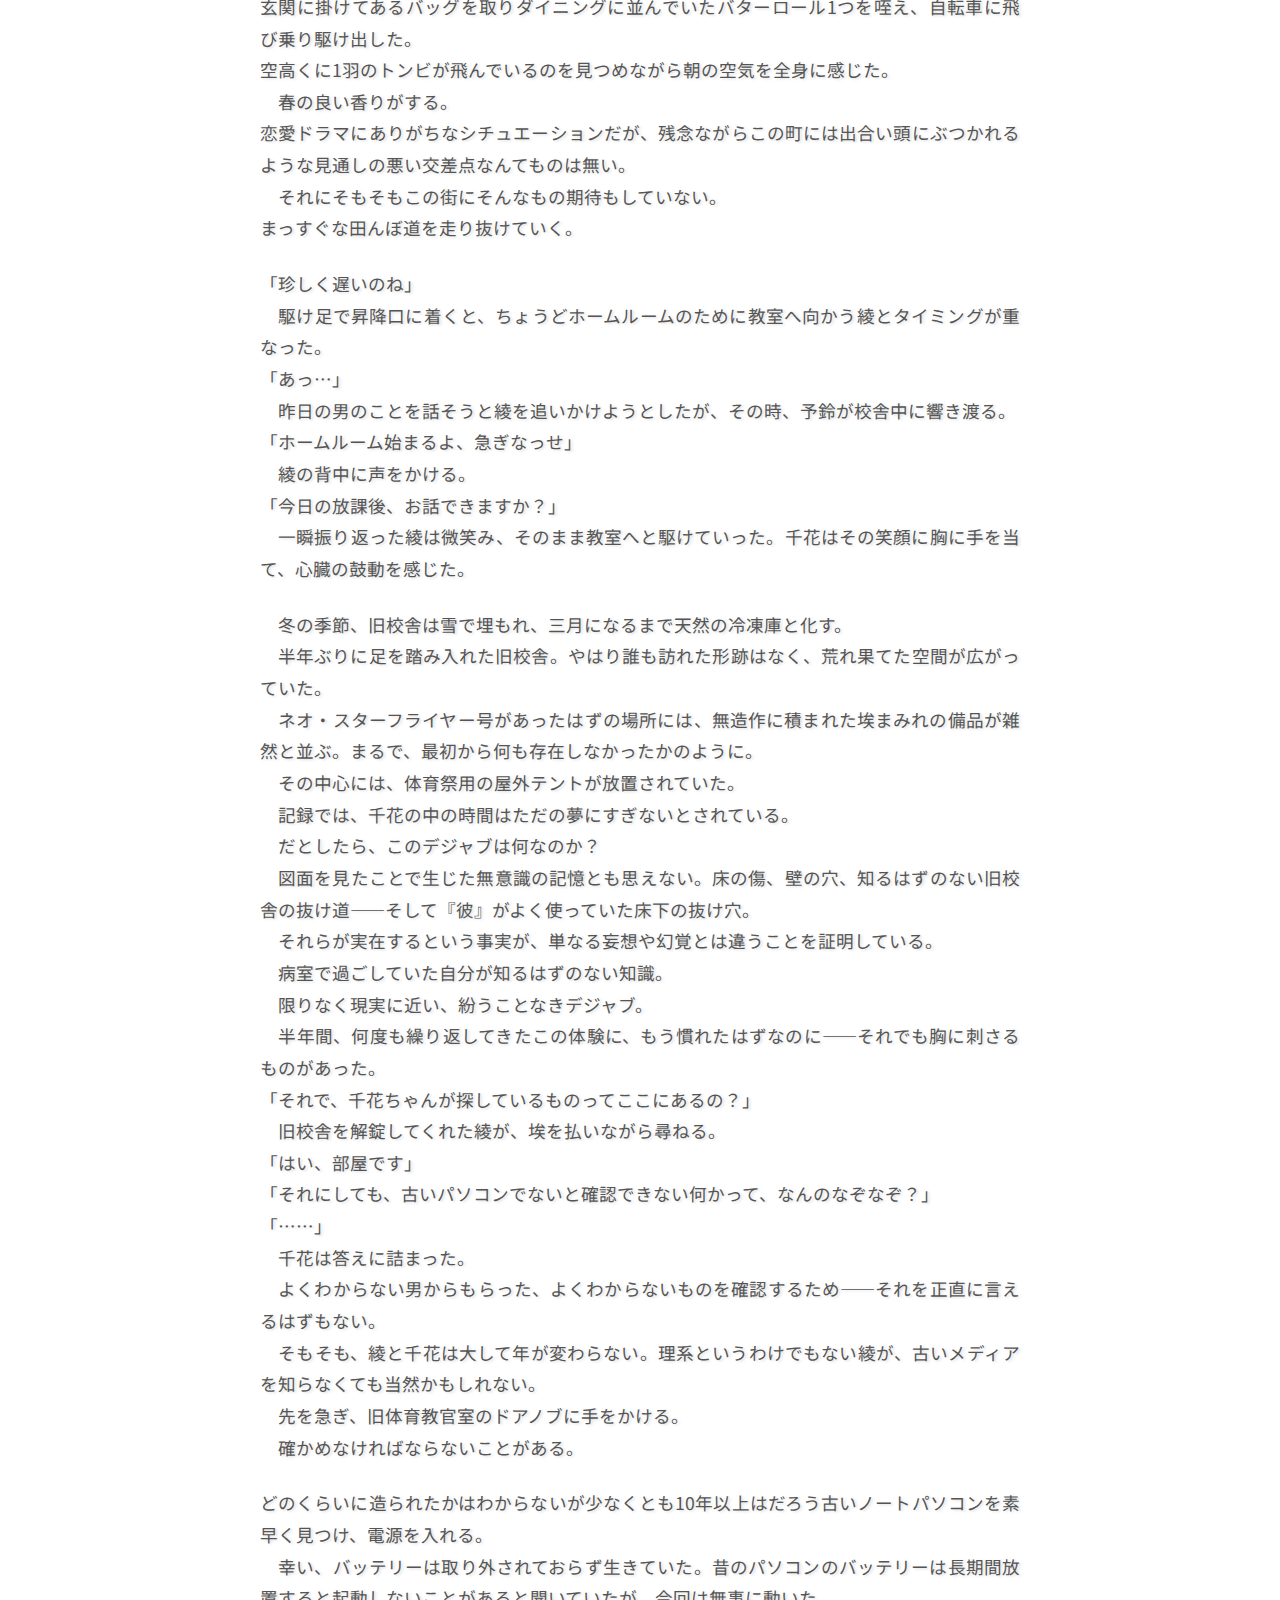
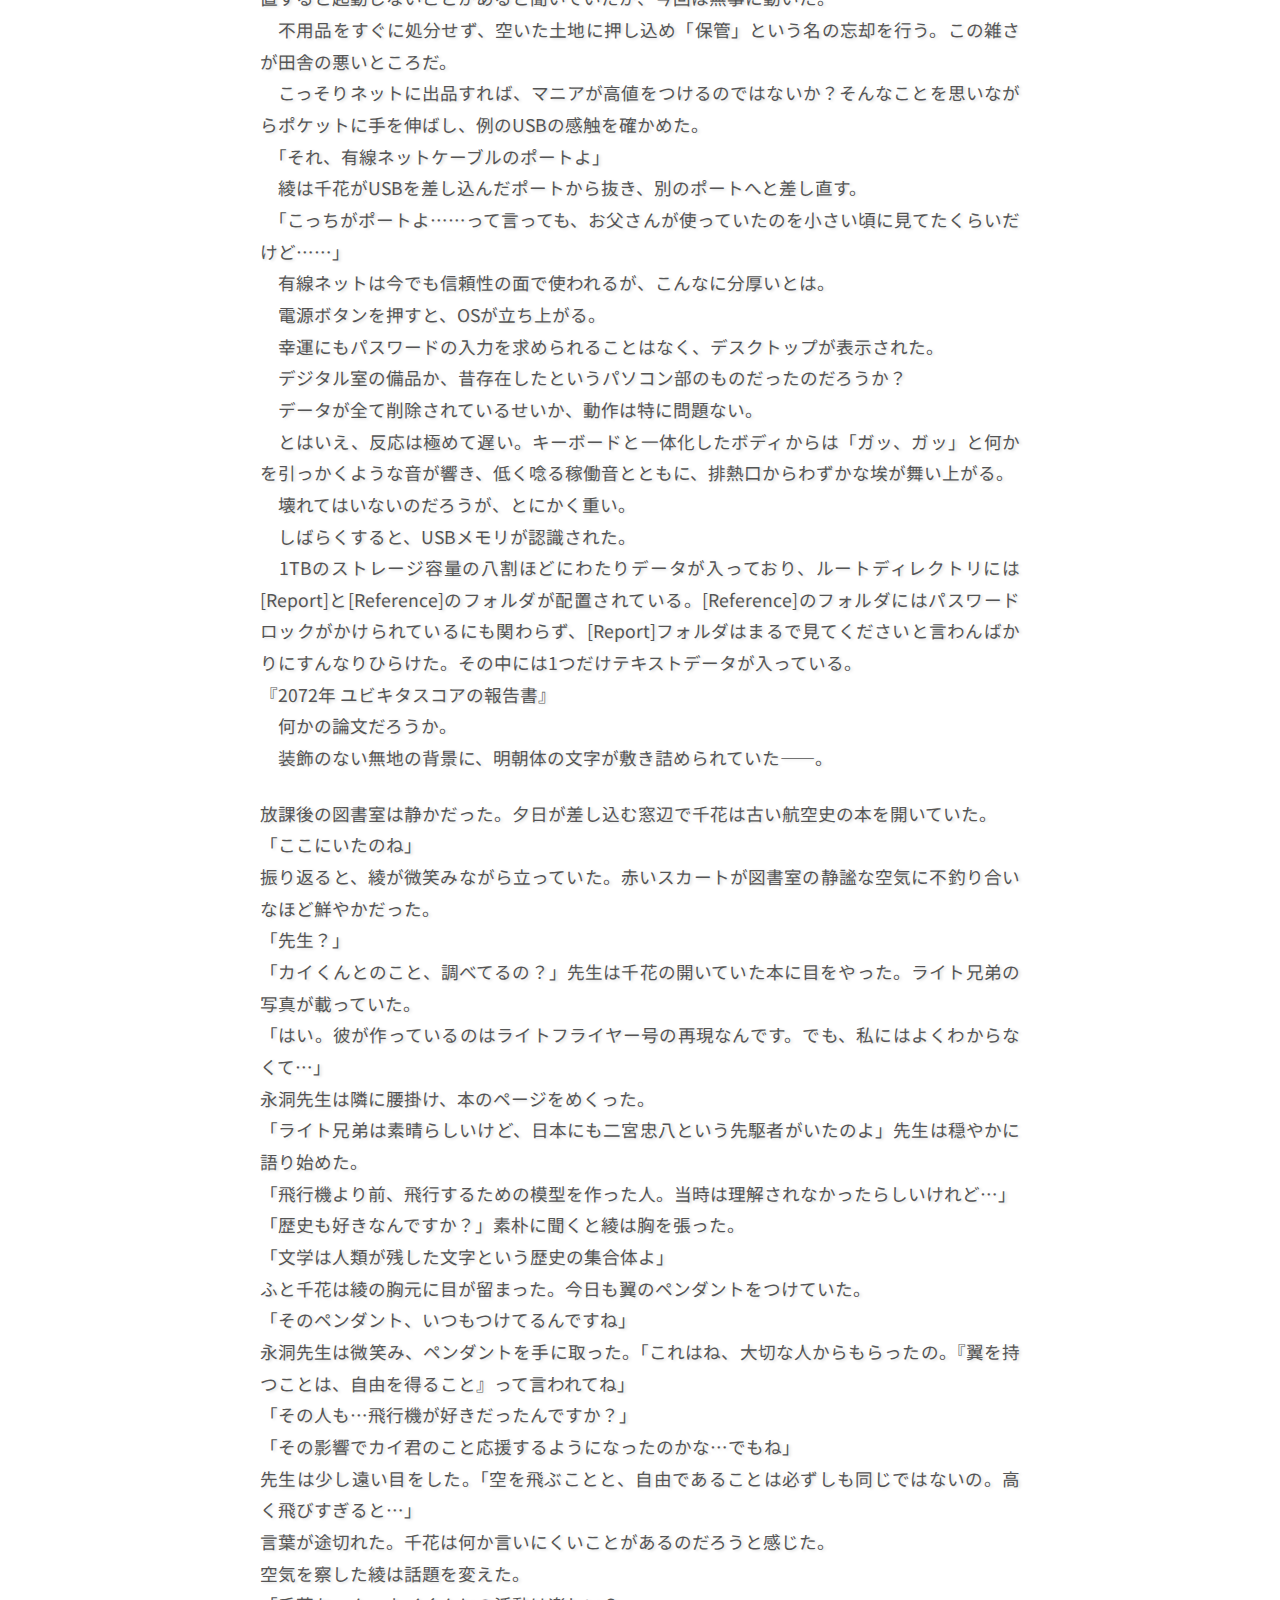
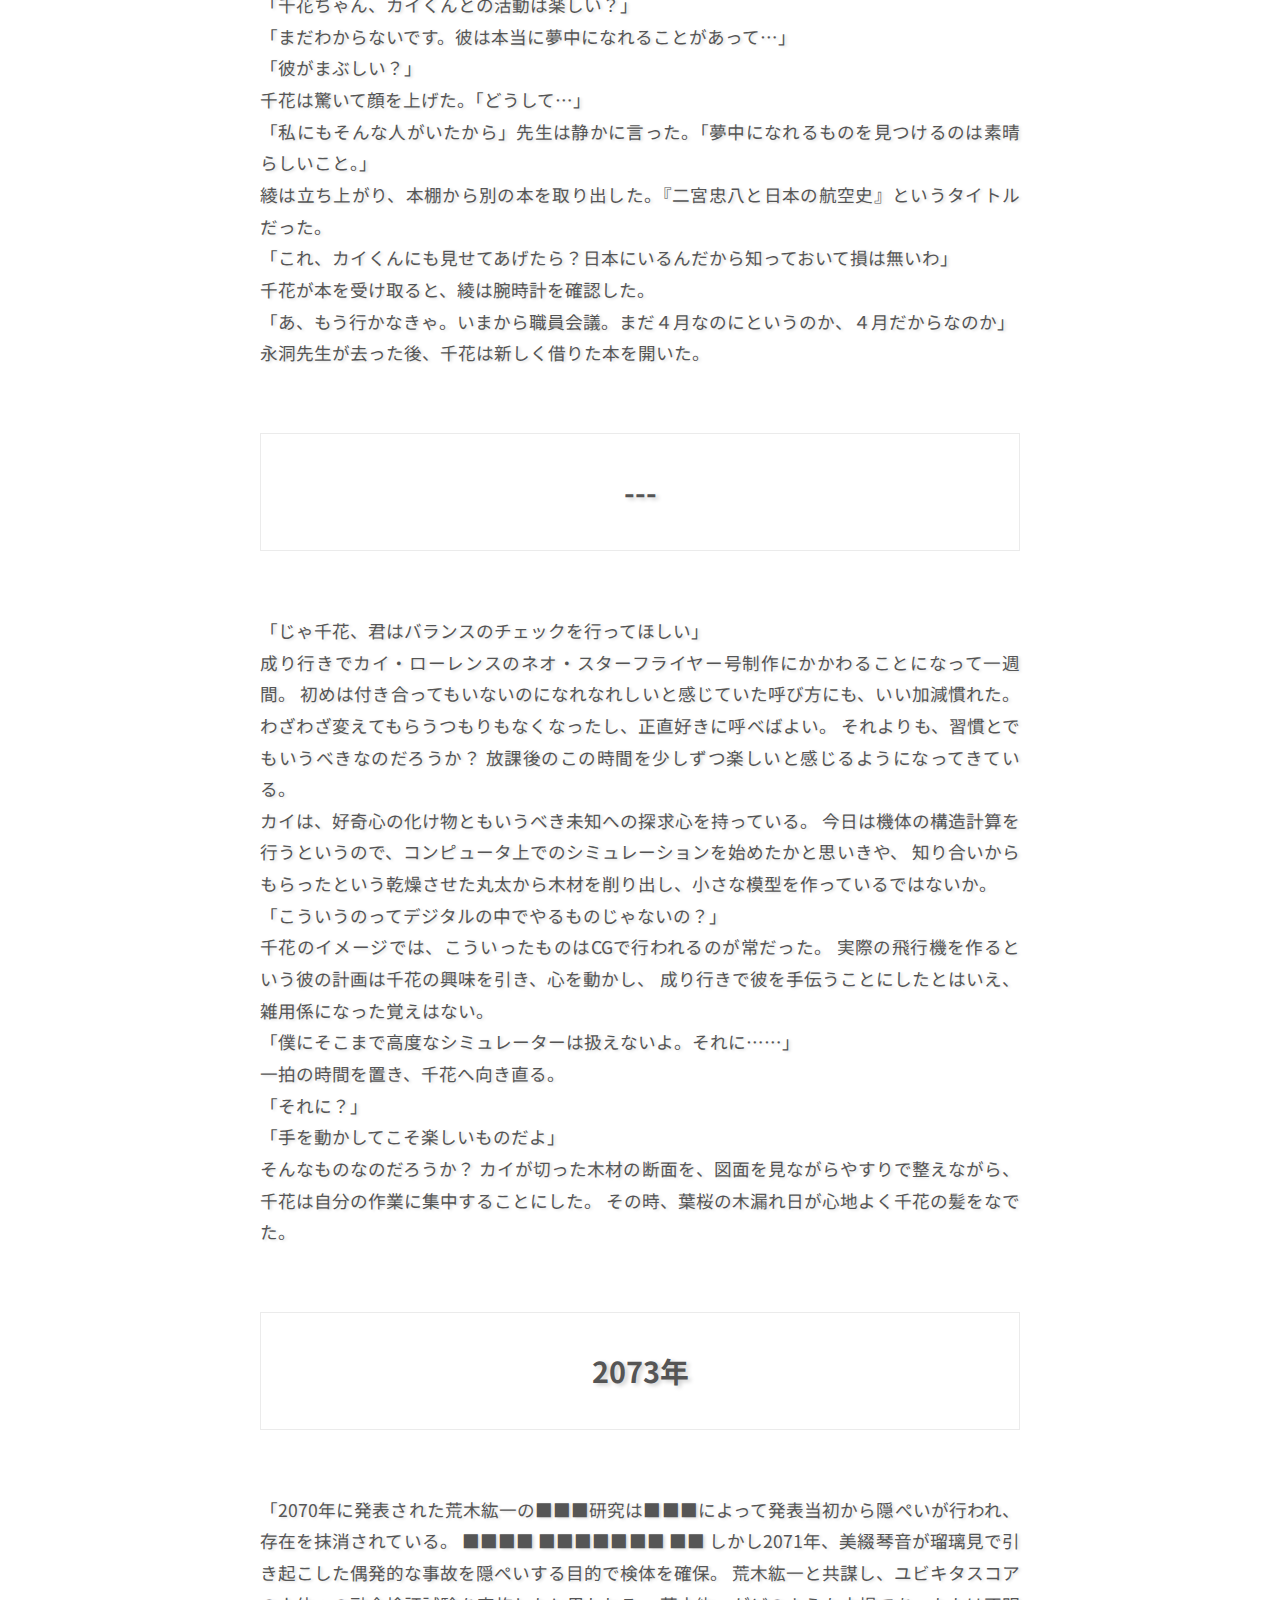
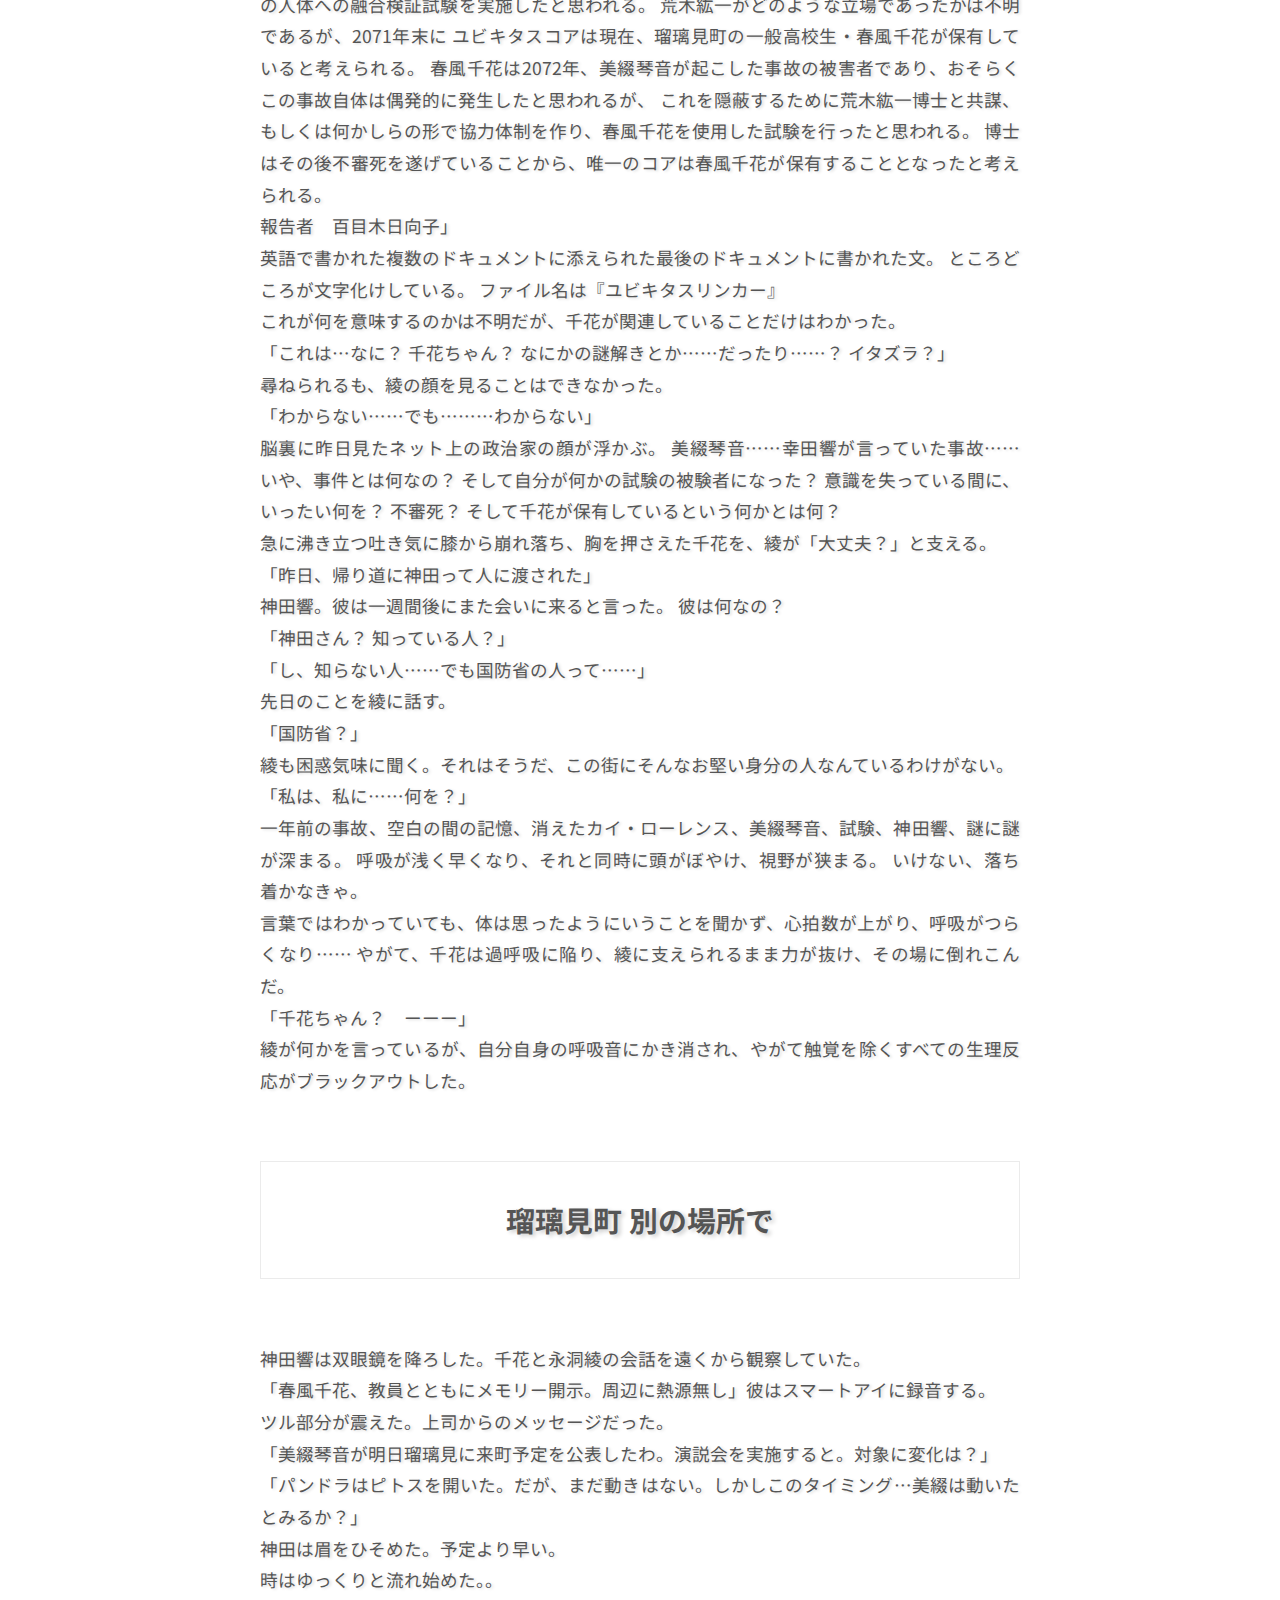
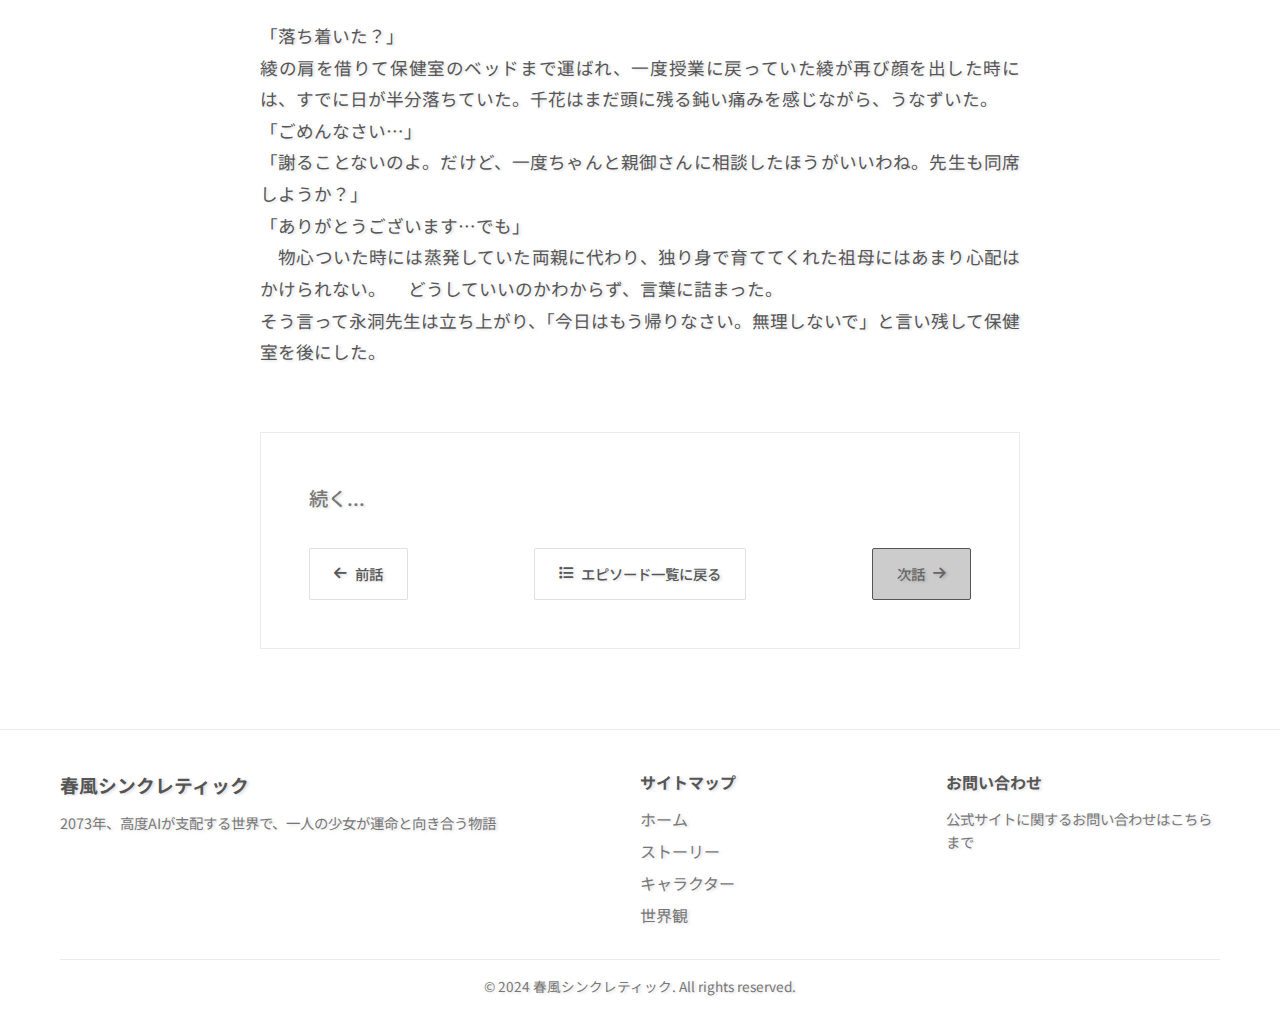
<file: webPage/episode2.html>
<!DOCTYPE html>
<html lang="ja">
<head>
    <meta charset="UTF-8">
    <meta name="viewport" content="width=device-width, initial-scale=1.0">
    <title>第二話 - 春風シンクレティック</title>
    <link rel="stylesheet" href="styles/main.css">
    <link rel="stylesheet" href="styles/episode.css">
    <link href="https://fonts.googleapis.com/css2?family=Noto+Sans+JP:wght@300;400;500;700;900&display=swap" rel="stylesheet">
    <link rel="stylesheet" href="https://cdnjs.cloudflare.com/ajax/libs/font-awesome/6.0.0/css/all.min.css">
</head>
<body>
    <!-- ヘッダー -->
    <header class="header">
        <nav class="navbar">
            <div class="nav-container">
                <div class="nav-logo">
                    <a href="index.html">
                        <span class="logo-text">春風シンクレティック</span>
                        <span class="logo-subtitle">HARUKAZE SYNCRETECH</span>
                    </a>
                </div>
                <ul class="nav-menu">
                    <li class="nav-item">
                        <a href="index.html" class="nav-link">ホーム</a>
                    </li>
                    <li class="nav-item">
                        <a href="story.html" class="nav-link">ストーリー</a>
                    </li>
                    <li class="nav-item">
                        <a href="characters.html" class="nav-link">キャラクター</a>
                    </li>
                    <li class="nav-item">
                        <a href="world.html" class="nav-link">世界観</a>
                    </li>
                </ul>
                <div class="hamburger">
                    <span class="bar"></span>
                    <span class="bar"></span>
                    <span class="bar"></span>
                </div>
            </div>
        </nav>
    </header>

    <!-- ページヘッダー -->
    <section class="episode-header">
        <div class="container">
            <div class="episode-title">
                <div class="episode-breadcrumb">
                    <a href="story.html">ストーリー</a>
                    <i class="fas fa-chevron-right"></i>
                    <span>第二話</span>
                </div>
                <h1>#2 Log</h1>
                <p class="episode-subtitle">The First Encounter</p>
            </div>
        </div>
    </section>

    <!-- エピソード本文 -->
    <section class="episode-content">
        <div class="container">
            <article class="episode-text">
                <div class="chapter-break">
                    <h2>2072年4月 瑠璃見高校</h2>
                </div>

                <p>2章　ログ</p>

                <p>　一年前</p>

                <p>　入学式から3日が経ち新生活に加え本格的に始まったその日<br>
                　授業の疲れもあり早々に下校したい気持ちもあったが、成り行きで校舎裏の旧体育館の入り口に来た。<br>
                「部活なんて入る気はないよ。私は永洞先生にーーー」<br>
                「大丈夫、うちは部活ってわけじゃないし それに結局君は来てくれた」<br>
                　千花を半ば無理やり連れて来た『彼』は古びた鍵で扉を解錠した。</p>

                <p>重い金属が引き摺られる独特の音と共に埃臭い空気が中から漏れた。<br>
                中には高窓から差し込む光がスモークの中のスポットライトのような効果をもたらし千花よりもやや大きな物体のシルエットを照らしていた。<br>
                3つのタイヤによって床から腰の高さほど浮いたボディから生える4枚の羽<br>
                中世の世界を描いたアニメで見たことがある。これはー<br>
                ｢飛行機？｣<br>
                ｢そう、ネオ・スターフライヤー号｣<br>
                大昔に飛んでいたと呼ばれる極初期型の丸みを帯びたボディと体育館に収まらないためかボディと分離した巨大な翼、以前社会科見学で見た博物館にあったものとよく似ている。<br>
                ｢最初の飛行士、ライト兄弟が作った人類初の飛行機。これを現代風にアレンジしたものがネオ・スターフライヤー号さ｣<br>
                彼の口調と目の前のそれのディティールからそれがレプリカや模型などではなく、実際に飛べるかは知らないが少なくとも高校生のお遊びで収まる範囲を軽く超えている。<br>
                　千花は生まれて初めて開いた口が閉まらないという体験をした。</p>

                <p>｢キミ、退屈そうだね？｣<br>
                昼休みのことだ。<br>
                1人何をする訳でもなく校門のベンチでランチをとっていた千花に彼は突然話しかけてきた。<br>
                茶髪よりの金髪に近い髪に着崩した制服<br>
                彼の第一印象は田舎の不良<br>
                （面倒くさい人に話しかけられた。この場は適当に流そう。）<br>
                ｢そうでも無いですよ。風に当たりながら空見るのが好きなので｣<br>
                その場の思いつきの言葉ではあったが、あながち嘘でもないと自分でも感じる。<br>
                ｢なら空を見に行かない？｣<br>
                新手のナンパ？上級生だろうか？ でも彼はまるで小学生の、しかも低学年の子供のようなキラキラした目で千花に続けた。<br>
                ｢いえ、 私は,,,｣<br>
                ｢ボクは鳥のように空を飛ぶんだ。旧体育館は分かるかな？｣<br>
                　旧体育館、統廃合で使われなくなった建物は地域住民に開かれた公共の体育館として使用していたはずだが高齢化と管理の問題で数年前から使われていない。使われなくなった備品やイベントなどの大道具の物置になっていると聞く。<br>
                　つまり人通りの少ない場所だ。<br>
                　千花の中で『彼』を要注意人物のリストに入れた。<br>
                　そんな千花の様子感じ取ったのか『彼』は残念だなぁと言いながらわかりやすく悲しそうにその場を後にした。<br>
                　彼が去った後、しばらくの間ボーッと空を見上げる。<br>
                　雲ひとつない、春先には珍しい空に数羽の鳶が羽を大きく広げたままカイトのように浮かんでいる。<br>
                ｢鳥のように空を飛ぶ,,,ね｣<br>
                この退屈な鳥籠のような街から本当に飛び出せるなら悪くはないかもしれない。<br>
                　彼がこの国トップレベルの何かを持った高校生でもない限り心が踊ることは無いだろう。<br>
                　そしてそのような人物がこの町にいれば自分が知らないわけが無い。<br>
                　どうせシューティングゲーム部とか良くて科学部、パラグライダー部などがあるならそれはそれで魅力的だが、こんな田舎にそのようなものは期待していない。</p>

                <p>昼休みの後簡単な掃除の時間が終わると4限目の現代文が始まる。<br>
                と言っても今日はガイダンスと聞いている。特に準備などもせずにダラダラしているとチャイムの10秒ほど前にプリントの山をもって入ってきた若手の教諭<br>
                細身の輪郭が強調されるショートボブにやや派手な赤いブラウス。<br>
                　「は～いみんな、授業始めるよ～」<br>
                国語科教諭、永洞綾は急かせかとプリントを回すように先頭座席の生徒に指示した。<br>
                　ガイダンスを最短で終わらせるとこの半期で学ぶことを30分でまとめて説明した。<br>
                　無駄がなくわかり易い上に何より、一語一句の言い回しが伝わりやすい言葉を選んでいる。<br>
                退屈な一日の中でこの授業の時間があっという間に過ぎていった。</p>

                <p>「それじゃあ宿題だけど…次回教科書44ページまで進めたいから音読をしておくように、読めない漢字とか無いようにしておいてね」<br>
                授業終了のチャイムと同時に綾は一区切りつけその日の授業が終わった。</p>

                <p>　放課後、特に理由もなく教室に残り一人本を読みながら時間を潰しているとふと窓から差し込む木漏れ日を反射する教卓の下の物体に気が付いた。<br>
                　ペンダント…？<br>
                　翼をあしらった銀のアクセサリー、中央には小さな紅の宝石が埋め込まれている。<br>
                　翼の付け根部からはチェーンがつながれネックレスのようになっている。<br>
                　持ち主が永洞綾であると感じたのはそうであってほしいいう願望か、それともこんなものを持っていそうな人と考えた時の論理的な思考であるのか？<br>
                　直感的に綾に渡そうとそれを取り職員室へと向かったが、職員室へと続く廊下の窓からちょうど綾が歩いているのが見えた。<br>
                ｢永洞先生｣<br>
                　声をかけるが綾は気が付かない。</p>

                <p>仕方なく一度校舎口に向かい靴を履き綾を追いかけ、そうこうしているうちに気がついたら旧体育館前へと来てきてしまっていた。</p>

                <p>｢ありがとう！探していたの、なくしたかと思ってたから。えっと,,,春風,,,千花ちゃん,,,だったよね｣<br>
                ペンダントはやはり綾の物だった。<br>
                思った以上に嬉しそうに両手で優しく包み込んだその様子を見ていると、そのペンダントが唯のアクセサリーではないことは想像出来る。<br>
                想い人からのプレゼントだろうか？<br>
                渡すものも渡してしまい、教室へ帰ろうと脚先を変えた時<br>
                ｢やっぱり来てくれたんだね｣<br>
                聞き覚えてしまった声にゾクッと背筋が震えた。<br>
                声の方向に目を向けるとやはり…昼間の『彼』がそこにいた。<br>
                ｢何なに？春風ちゃんと知り合いなの？｣<br>
                ｢昼にボーっと空を見上げててね、声をかけた｣<br>
                ぼーっとしていたから声をかけた？ 表情ひとつ変えずにサラリと大人に言うとはなんてチャラ男だ。<br>
                ｢で、スカウトされて春風ちゃん来たって訳だ｣<br>
                僅かにからかうように千花に振った綾に、千花もやや感情的に返した。<br>
                ｢違いますっ、本当に偶然先生を追っていたらたまたま｣<br>
                って馬鹿らしい、何ムキになって返しているんだろう。<br>
                ｢ナ〜ルホドね、まぁ折角来たのだし何かの縁よ、特に予定ないなら彼の作品見ていったら｣<br>
                「作品じゃなくて"相棒"ね。間違えちゃだめですよ先生」<br>
                相手が綾じゃ無ければ適当に予定をでっち上げていただろうが、何故かこの時首を縦に降ってしまっていた。</p>

                <p>こうして千花は『彼』のネオ・スターフライヤー号プロジェクトを目撃した。<br>
                『彼』は胴体から伸びるコードをスマートアイの拡張コネクタに差し込み床に転がっていたキーボードを手に取り何かしらの作業を始める。<br>
                　スマートアイの有線機能なんて使っている人はこの瑠璃見にはほかにいるのだろうか？<br>
                　少なくとも彼はそれだけの技量を持っているのだと直感した。最も恰好を付けているだけである可能性もあるが…<br>
                　来たはいいもののあとはご自由にどうぞと言わんばかりのほったらかしの態度に少し不満もあったが千花の好奇心は既に掻き立てられていた。<br>
                こんなところにこのようなものがあるなんて・・・<br>
                　｢これ、まさか飛ぶの？｣<br>
                　瑠璃見には滑走路もなければ航空関係の企業や工場すら無いはずだ。工業施設ですらせいぜい200年くらい昔に廃坑になった鉱山があるくらいだ。<br>
                　一体これをどうやって造ったのだろう？<br>
                　彼は目線だけ向けた。<br>
                　｢言ったよ、飛ぶって。この子は12号機めさ｣<br>
                　スマートアイのツルをタップするジェスチャーに合わせ千花も胸ポケットに収めていたデバイスをかけると近距離のプライベート通信によるシェアリングの許可を求めるウィンドウが開いた。<br>
                綾をチラと見ると軽く頷くのを見て、少しの間迷いつつも『許可』を押した。<br>
                空間全体に『彼』と同じウィンドウが広がりそれとは別にいくつかのホログラムも表示された。<br>
                ｢これが7歳の時に造った初号機｣<br>
                　目の前にホログラム表示されるそれは胴が掌に収まる程の大きさの玩具のグライダーで、貼り付けられている空間タグには2046年1月2日の日付とネオ・ライトフライヤー号の名前が刻まれている。<br>
                　お世辞にも飛ぶとは思えないその画像には『お年玉で作った』とデジタルメモが張られている。<br>
                　ほかのホログラムにも2号機、3号機とタグ付けされており日付と号数を重ねる毎にその大きさは人が乗れるような大きさ、フォルムは航空力学的に滑らかな曲線を描くようになっていた。<br>
                これを『彼』が？<br>
                周りに散らばるドキュメントには設計データと共に所々無残に大破した機体の写真がある。<br>
                翼が折れたもの、発泡スチロールだろうか外装が崩れたもの、中には炎上して黒い煙を上げているものまで<br>
                地元のニュースにでもなってそうだろうがそのどれもが初めて見る光景であった。<br>
                ｢どう？カイ君の壮大なプロジェクトは？｣<br>
                言葉を失うとはまさにこの事だろうか？後ろから覗き込む綾の言葉にしばらくの間答えられずただ『彼』の生み出したであろう作品にため息が出た。<br>
                ｢カイ,,,？｣<br>
                そういえば自己紹介ずらされていなかった。もっとも千花の方も名乗ってはいないのだが<br>
                態度で悟ったのか綾は『彼』に目をやりやれやれと肩を落として紹介した。<br>
                ｢カイ・ローレンス君、あなた同じ今年1年生よ｣</p>

                <div class="chapter-break">
                    <h2>2073年</h2>
                </div>

                <p>神田響は瑠璃見の町を一望できる峠の展望台に備え付けられた東屋にいた。<br>
                少し肌寒さを感じるが、生まれてから都会で暮らしてきた彼にとって、この澄んだ空気は新鮮だった。 　時間が経つにつれ、町の明かりが一つ、また一つと消えていき、夜空には満天の星が瞬き始める。 　　そろそろホテルに戻る時間だが、この時間の流れに身を任せ、ただ風に吹かれるのも悪くはない。 　都会では決して味わえない静けさと美しい星空。この贅沢な時間を堪能するのも、一つの余裕というものだ。<br>
                　そんな静寂を破るように、突如電子音が鳴り響いた。 　普段なら最小音量に設定しているはずのコールサインは、この夜の闇に交差点のトラックのクラクションのように響く。 　アラームが三度鳴る。<br>
                　――起動。<br>
                　周囲を見渡し人がいないことを確認してから頭の中で念じるとスマートアイが起動し瑠璃見にオーバーレイされるようにウィンドウが開いた。<br>
                　環境に合わせてアンビエイトライトが反映され、街の景色にウィンドウが馴染んでいく。<br>
                ｢あんたから話しかけてくるとは珍しいな二尉｣<br>
                『今私が話しかけてきたら邪魔だったかしら』<br>
                　通信の向こうで、静かに女性の声が響く。 　バーチャル背景なのか、彼女の背後には青空が広がっていた。整えられたストレートの黒髪が、襟元の階級章にかかるように揺れる。 　立山由美――神田の仲間であり、上官。<br>
                『ターゲットに接触したらしいわね。』<br>
                「ああ」<br>
                『あんなに目立つところで、あなた殺されるわよ。…で、首尾は？』<br>
                「それが作戦だろ。これで本体が動かざる負えなくなったはずだ。」<br>
                　簡潔に報告すると、立山は何か飲み物の入ったボトルを口に運んだ。 （酒じゃないだろうな……。まあ、飲んでいたとしても仕事に支障を出すような凡人じゃないが）<br>
                『そう簡単に進むといいのだけど』<br>
                ｢彼らは基本使われているだけの狐。俺との接触は見られていたとしても直接手を出せず、せいぜい上に報告するだけ　これでむしろ動いてくれなきゃ困るがな。｣<br>
                　「彼ら」とは、今回の件に関わるターゲットのことだ。 　基本的には事なかれ主義だが、こちらが動きを見せたことで、何らかの反応を示す。<br>
                『いいわ、フェーズ２への進展を許可します。監視対象の警戒と護衛を続行。それから,,,増援を向かわせます。最優先事項は引き続きコアの所在、その関係者よ。頼むわ』<br>
                ｢木村か？｣<br>
                「ええ、佳織ちゃんの出番と判断をしました。ところで…」<br>
                通信が終わるかと思った瞬間、立山は少し声のトーンを変えて問いかける。<br>
                「どうしてターゲットをその場で保護しなかったの？」<br>
                　作戦における現場の権限は神田に一任されている。当然、最適解を取らなかったからには、それなりの説明が必要だ。<br>
                ｢今はやつらを動かすことが最優先だ。奴らのしっぽを掴む為には多少ターゲットには段階的に接触すべきと判断した。それにターゲットは明らかに俺を警戒していたしな。これでいい｣<br>
                　ある日突然、田舎の高校生が国の機関を名乗るスーツの男に話しかけられれば警戒しないほうがおかしいが。<br>
                　神田の答えが気に入ったのか、立山はわずかに頬を緩めたが、すぐにいつもの冷静な表情に戻る。<br>
                ｢アナタ優しいのね｣<br>
                ｢優しい？｣<br>
                『ええ。普通この場合のTPOはもっと崩れた格好でしょうに・・・あえてなのでしょ？彼女を気に入ったのかしら？それとも誰かに重ねているとか？…まぁいいわ任せます。責任は変わらず私が取ります。最善を尽くしなさい』<br>
                　意味深な言葉を残しつつ、立山は通信終了を示すジェスチャーを送る。 　神田は短く答礼し、通信が途切れた。<br>
                　ウィンドウが消え、再び瑠璃見の静寂が戻る。<br>
                　――使うことがなければ、それに越したことはない。<br>
                　スーツの内ポケットにマウントした特殊拳銃に手を添え、そっとセーフティを確認する。 　冷えた金属の感触が、今夜の空気と妙に馴染んでいた。</p>

                <div class="chapter-break">
                    <h2>瑠璃見町 別の場所で</h2>
                </div>

                <p>『千花－－－千花－－－そろそろ起きんね　千花』<br>
                羽織っていた布団を引きはがされ千花は目覚めた<br>
                眠気眼に祖母の顔、心做しか心配そうに様子を伺っている。<br>
                　目をこすって枕元の時計へ手を伸ばすと６時55分の表示、いつもならとっくに朝ご飯を食べ終え支度をして家を出ようとしている時間だ。<br>
                上半身を起こし伸びをしたまま全身に浴びた朝日の暖かさに浸る間もなく、意識が完全に起動する前にばねのように飛び起きた。<br>
                「やばいっ」<br>
                千花の通う瑠璃見高校は始限時刻が早い代わりに終限時刻も早い。<br>
                盆地の土地柄地域住民の生活に合わせ見守りと安全を考えた結果らしい。<br>
                ｢あんた昨日遅かったみたいやしそんな慌てて自転車乗ったら怪我すんよ｣<br>
                ｢行ってきますおばあちゃん｣<br>
                玄関に掛けてあるバッグを取りダイニングに並んでいたバターロール1つを咥え、自転車に飛び乗り駆け出した。<br>
                空高くに1羽のトンビが飛んでいるのを見つめながら朝の空気を全身に感じた。<br>
                　春の良い香りがする。<br>
                恋愛ドラマにありがちなシチュエーションだが、残念ながらこの町には出合い頭にぶつかれるような見通しの悪い交差点なんてものは無い。<br>
                　それにそもそもこの街にそんなもの期待もしていない。<br>
                まっすぐな田んぼ道を走り抜けていく。</p>

                <p>「珍しく遅いのね」<br>
                　駆け足で昇降口に着くと、ちょうどホームルームのために教室へ向かう綾とタイミングが重なった。<br>
                「あっ…」<br>
                　昨日の男のことを話そうと綾を追いかけようとしたが、その時、予鈴が校舎中に響き渡る。<br>
                「ホームルーム始まるよ、急ぎなっせ」<br>
                　綾の背中に声をかける。<br>
                「今日の放課後、お話できますか？」<br>
                　一瞬振り返った綾は微笑み、そのまま教室へと駆けていった。千花はその笑顔に胸に手を当て、心臓の鼓動を感じた。</p>

                <p>　冬の季節、旧校舎は雪で埋もれ、三月になるまで天然の冷凍庫と化す。<br>
                　半年ぶりに足を踏み入れた旧校舎。やはり誰も訪れた形跡はなく、荒れ果てた空間が広がっていた。<br>
                　ネオ・スターフライヤー号があったはずの場所には、無造作に積まれた埃まみれの備品が雑然と並ぶ。まるで、最初から何も存在しなかったかのように。<br>
                　その中心には、体育祭用の屋外テントが放置されていた。<br>
                　記録では、千花の中の時間はただの夢にすぎないとされている。<br>
                　だとしたら、このデジャブは何なのか？<br>
                　図面を見たことで生じた無意識の記憶とも思えない。床の傷、壁の穴、知るはずのない旧校舎の抜け道——そして『彼』がよく使っていた床下の抜け穴。<br>
                　それらが実在するという事実が、単なる妄想や幻覚とは違うことを証明している。<br>
                　病室で過ごしていた自分が知るはずのない知識。<br>
                　限りなく現実に近い、紛うことなきデジャブ。<br>
                　半年間、何度も繰り返してきたこの体験に、もう慣れたはずなのに——それでも胸に刺さるものがあった。<br>
                「それで、千花ちゃんが探しているものってここにあるの？」<br>
                　旧校舎を解錠してくれた綾が、埃を払いながら尋ねる。<br>
                「はい、部屋です」<br>
                「それにしても、古いパソコンでないと確認できない何かって、なんのなぞなぞ？」<br>
                「……」<br>
                　千花は答えに詰まった。<br>
                　よくわからない男からもらった、よくわからないものを確認するため——それを正直に言えるはずもない。<br>
                　そもそも、綾と千花は大して年が変わらない。理系というわけでもない綾が、古いメディアを知らなくても当然かもしれない。<br>
                　先を急ぎ、旧体育教官室のドアノブに手をかける。<br>
                　確かめなければならないことがある。</p>

                <p>どのくらいに造られたかはわからないが少なくとも10年以上はだろう古いノートパソコンを素早く見つけ、電源を入れる。<br>
                　幸い、バッテリーは取り外されておらず生きていた。昔のパソコンのバッテリーは長期間放置すると起動しないことがあると聞いていたが、今回は無事に動いた。<br>
                　不用品をすぐに処分せず、空いた土地に押し込め「保管」という名の忘却を行う。この雑さが田舎の悪いところだ。<br>
                　こっそりネットに出品すれば、マニアが高値をつけるのではないか？そんなことを思いながらポケットに手を伸ばし、例のUSBの感触を確かめた。<br>
                　「それ、有線ネットケーブルのポートよ」<br>
                　綾は千花がUSBを差し込んだポートから抜き、別のポートへと差し直す。<br>
                　「こっちがポートよ……って言っても、お父さんが使っていたのを小さい頃に見てたくらいだけど……」<br>
                　有線ネットは今でも信頼性の面で使われるが、こんなに分厚いとは。<br>
                　電源ボタンを押すと、OSが立ち上がる。<br>
                　幸運にもパスワードの入力を求められることはなく、デスクトップが表示された。<br>
                　デジタル室の備品か、昔存在したというパソコン部のものだったのだろうか？<br>
                　データが全て削除されているせいか、動作は特に問題ない。<br>
                　とはいえ、反応は極めて遅い。キーボードと一体化したボディからは「ガッ、ガッ」と何かを引っかくような音が響き、低く唸る稼働音とともに、排熱口からわずかな埃が舞い上がる。<br>
                　壊れてはいないのだろうが、とにかく重い。<br>
                　しばらくすると、USBメモリが認識された。<br>
                　1TBのストレージ容量の八割ほどにわたりデータが入っており、ルートディレクトリには[Report]と[Reference]のフォルダが配置されている。[Reference]のフォルダにはパスワードロックがかけられているにも関わらず、[Report]フォルダはまるで見てくださいと言わんばかりにすんなりひらけた。その中には1つだけテキストデータが入っている。<br>
                『2072年 ユビキタスコアの報告書』<br>
                　何かの論文だろうか。<br>
                　装飾のない無地の背景に、明朝体の文字が敷き詰められていた——。</p>

                <p>放課後の図書室は静かだった。夕日が差し込む窓辺で千花は古い航空史の本を開いていた。<br>
                「ここにいたのね」<br>
                振り返ると、綾が微笑みながら立っていた。赤いスカートが図書室の静謐な空気に不釣り合いなほど鮮やかだった。<br>
                「先生？」<br>
                「カイくんとのこと、調べてるの？」先生は千花の開いていた本に目をやった。ライト兄弟の写真が載っていた。<br>
                「はい。彼が作っているのはライトフライヤー号の再現なんです。でも、私にはよくわからなくて…」<br>
                永洞先生は隣に腰掛け、本のページをめくった。<br>
                「ライト兄弟は素晴らしいけど、日本にも二宮忠八という先駆者がいたのよ」先生は穏やかに語り始めた。<br>
                「飛行機より前、飛行するための模型を作った人。当時は理解されなかったらしいけれど…」<br>
                「歴史も好きなんですか？」素朴に聞くと綾は胸を張った。<br>
                「文学は人類が残した文字という歴史の集合体よ」<br>
                ふと千花は綾の胸元に目が留まった。今日も翼のペンダントをつけていた。<br>
                「そのペンダント、いつもつけてるんですね」<br>
                永洞先生は微笑み、ペンダントを手に取った。「これはね、大切な人からもらったの。『翼を持つことは、自由を得ること』って言われてね」<br>
                「その人も…飛行機が好きだったんですか？」<br>
                「その影響でカイ君のこと応援するようになったのかな…でもね」<br>
                先生は少し遠い目をした。「空を飛ぶことと、自由であることは必ずしも同じではないの。高く飛びすぎると…」<br>
                言葉が途切れた。千花は何か言いにくいことがあるのだろうと感じた。<br>
                空気を察した綾は話題を変えた。<br>
                「千花ちゃん、カイくんとの活動は楽しい？」<br>
                「まだわからないです。彼は本当に夢中になれることがあって…」<br>
                「彼がまぶしい？」<br>
                千花は驚いて顔を上げた。「どうして…」<br>
                「私にもそんな人がいたから」先生は静かに言った。「夢中になれるものを見つけるのは素晴らしいこと。」<br>
                綾は立ち上がり、本棚から別の本を取り出した。『二宮忠八と日本の航空史』というタイトルだった。<br>
                「これ、カイくんにも見せてあげたら？日本にいるんだから知っておいて損は無いわ」<br>
                千花が本を受け取ると、綾は腕時計を確認した。<br>
                「あ、もう行かなきゃ。いまから職員会議。まだ４月なのにというのか、４月だからなのか」<br>
                永洞先生が去った後、千花は新しく借りた本を開いた。</p>

                <div class="chapter-break">
                    <h2>---</h2>
                </div>

                <p>「じゃ千花、君はバランスのチェックを行ってほしい」<br>
                成り行きでカイ・ローレンスのネオ・スターフライヤー号制作にかかわることになって一週間。 初めは付き合ってもいないのになれなれしいと感じていた呼び方にも、いい加減慣れた。 わざわざ変えてもらうつもりもなくなったし、正直好きに呼べばよい。 それよりも、習慣とでもいうべきなのだろうか？ 放課後のこの時間を少しずつ楽しいと感じるようになってきている。<br>
                カイは、好奇心の化け物ともいうべき未知への探求心を持っている。 今日は機体の構造計算を行うというので、コンピュータ上でのシミュレーションを始めたかと思いきや、 知り合いからもらったという乾燥させた丸太から木材を削り出し、小さな模型を作っているではないか。<br>
                「こういうのってデジタルの中でやるものじゃないの？」<br>
                千花のイメージでは、こういったものはCGで行われるのが常だった。 実際の飛行機を作るという彼の計画は千花の興味を引き、心を動かし、 成り行きで彼を手伝うことにしたとはいえ、雑用係になった覚えはない。<br>
                「僕にそこまで高度なシミュレーターは扱えないよ。それに……」<br>
                一拍の時間を置き、千花へ向き直る。<br>
                「それに？」<br>
                「手を動かしてこそ楽しいものだよ」<br>
                そんなものなのだろうか？ カイが切った木材の断面を、図面を見ながらやすりで整えながら、千花は自分の作業に集中することにした。 その時、葉桜の木漏れ日が心地よく千花の髪をなでた。</p>

                <div class="chapter-break">
                    <h2>2073年</h2>
                </div>

                <p>「2070年に発表された荒木紘一の■■■研究は■■■によって発表当初から隠ぺいが行われ、存在を抹消されている。 ■■■■ ■■■■■■■ ■■ しかし2071年、美綴琴音が瑠璃見で引き起こした偶発的な事故を隠ぺいする目的で検体を確保。 荒木紘一と共謀し、ユビキタスコアの人体への融合検証試験を実施したと思われる。 荒木紘一がどのような立場であったかは不明であるが、2071年末に ユビキタスコアは現在、瑠璃見町の一般高校生・春風千花が保有していると考えられる。 春風千花は2072年、美綴琴音が起こした事故の被害者であり、おそらくこの事故自体は偶発的に発生したと思われるが、 これを隠蔽するために荒木紘一博士と共謀、もしくは何かしらの形で協力体制を作り、春風千花を使用した試験を行ったと思われる。 博士はその後不審死を遂げていることから、唯一のコアは春風千花が保有することとなったと考えられる。<br>
                報告者　百目木日向子」<br>
                英語で書かれた複数のドキュメントに添えられた最後のドキュメントに書かれた文。 ところどころが文字化けしている。 ファイル名は『ユビキタスリンカー』<br>
                これが何を意味するのかは不明だが、千花が関連していることだけはわかった。<br>
                「これは…なに？ 千花ちゃん？ なにかの謎解きとか……だったり……？ イタズラ？」<br>
                尋ねられるも、綾の顔を見ることはできなかった。<br>
                「わからない……でも………わからない」<br>
                脳裏に昨日見たネット上の政治家の顔が浮かぶ。 美綴琴音……幸田響が言っていた事故…… いや、事件とは何なの？ そして自分が何かの試験の被験者になった？ 意識を失っている間に、いったい何を？ 不審死？ そして千花が保有しているという何かとは何？<br>
                急に沸き立つ吐き気に膝から崩れ落ち、胸を押さえた千花を、綾が「大丈夫？」と支える。<br>
                「昨日、帰り道に神田って人に渡された」<br>
                神田響。彼は一週間後にまた会いに来ると言った。 彼は何なの？<br>
                「神田さん？ 知っている人？」<br>
                「し、知らない人……でも国防省の人って……」<br>
                先日のことを綾に話す。<br>
                「国防省？」<br>
                綾も困惑気味に聞く。それはそうだ、この街にそんなお堅い身分の人なんているわけがない。<br>
                「私は、私に……何を？」<br>
                一年前の事故、空白の間の記憶、消えたカイ・ローレンス、美綴琴音、試験、神田響、謎に謎が深まる。 呼吸が浅く早くなり、それと同時に頭がぼやけ、視野が狭まる。 いけない、落ち着かなきゃ。<br>
                言葉ではわかっていても、体は思ったようにいうことを聞かず、心拍数が上がり、呼吸がつらくなり…… やがて、千花は過呼吸に陥り、綾に支えられるまま力が抜け、その場に倒れこんだ。<br>
                「千花ちゃん？　ーーー」<br>
                綾が何かを言っているが、自分自身の呼吸音にかき消され、やがて触覚を除くすべての生理反応がブラックアウトした。</p>

                <div class="chapter-break">
                    <h2>瑠璃見町 別の場所で</h2>
                </div>

                <p>神田響は双眼鏡を降ろした。千花と永洞綾の会話を遠くから観察していた。<br>
                「春風千花、教員とともにメモリー開示。周辺に熱源無し」彼はスマートアイに録音する。<br>
                ツル部分が震えた。上司からのメッセージだった。<br>
                「美綴琴音が明日瑠璃見に来町予定を公表したわ。演説会を実施すると。対象に変化は？」<br>
                「パンドラはピトスを開いた。だが、まだ動きはない。しかしこのタイミング…美綴は動いたとみるか？」<br>
                神田は眉をひそめた。予定より早い。<br>
                時はゆっくりと流れ始めた。。</p>

                <p>「落ち着いた？」<br>
                綾の肩を借りて保健室のベッドまで運ばれ、一度授業に戻っていた綾が再び顔を出した時には、すでに日が半分落ちていた。千花はまだ頭に残る鈍い痛みを感じながら、うなずいた。<br>
                「ごめんなさい…」<br>
                「謝ることないのよ。だけど、一度ちゃんと親御さんに相談したほうがいいわね。先生も同席しようか？」<br>
                「ありがとうございます…でも」<br>
                　物心ついた時には蒸発していた両親に代わり、独り身で育ててくれた祖母にはあまり心配はかけられない。 　どうしていいのかわからず、言葉に詰まった。<br>
                そう言って永洞先生は立ち上がり、「今日はもう帰りなさい。無理しないで」と言い残して保健室を後にした。</p>

                <div class="chapter-continue">
                    <p>続く...</p>
                    <div class="episode-navigation">
                        <a href="episode1.html" class="btn btn-outline">
                            <i class="fas fa-arrow-left"></i>
                            前話
                        </a>
                        <a href="story.html" class="btn btn-outline">
                            <i class="fas fa-list"></i>
                            エピソード一覧に戻る
                        </a>
                        <a href="#" class="btn btn-primary disabled">
                            次話 <i class="fas fa-arrow-right"></i>
                        </a>
                    </div>
                </div>
            </article>
        </div>
    </section>

    <!-- フッター -->
    <footer class="footer">
        <div class="container">
            <div class="footer-content">
                <div class="footer-section">
                    <h3>春風シンクレティック</h3>
                    <p>2073年、高度AIが支配する世界で、一人の少女が運命と向き合う物語</p>
                </div>
                <div class="footer-section">
                    <h4>サイトマップ</h4>
                    <ul>
                        <li><a href="index.html">ホーム</a></li>
                        <li><a href="story.html">ストーリー</a></li>
                        <li><a href="characters.html">キャラクター</a></li>
                        <li><a href="world.html">世界観</a></li>
                    </ul>
                </div>
                <div class="footer-section">
                    <h4>お問い合わせ</h4>
                    <p>公式サイトに関するお問い合わせはこちらまで</p>
                </div>
            </div>
            <div class="footer-bottom">
                <p>&copy; 2024 春風シンクレティック. All rights reserved.</p>
            </div>
        </div>
    </footer>

    <script src="scripts/main.js"></script>
</body>
</html>
</file>
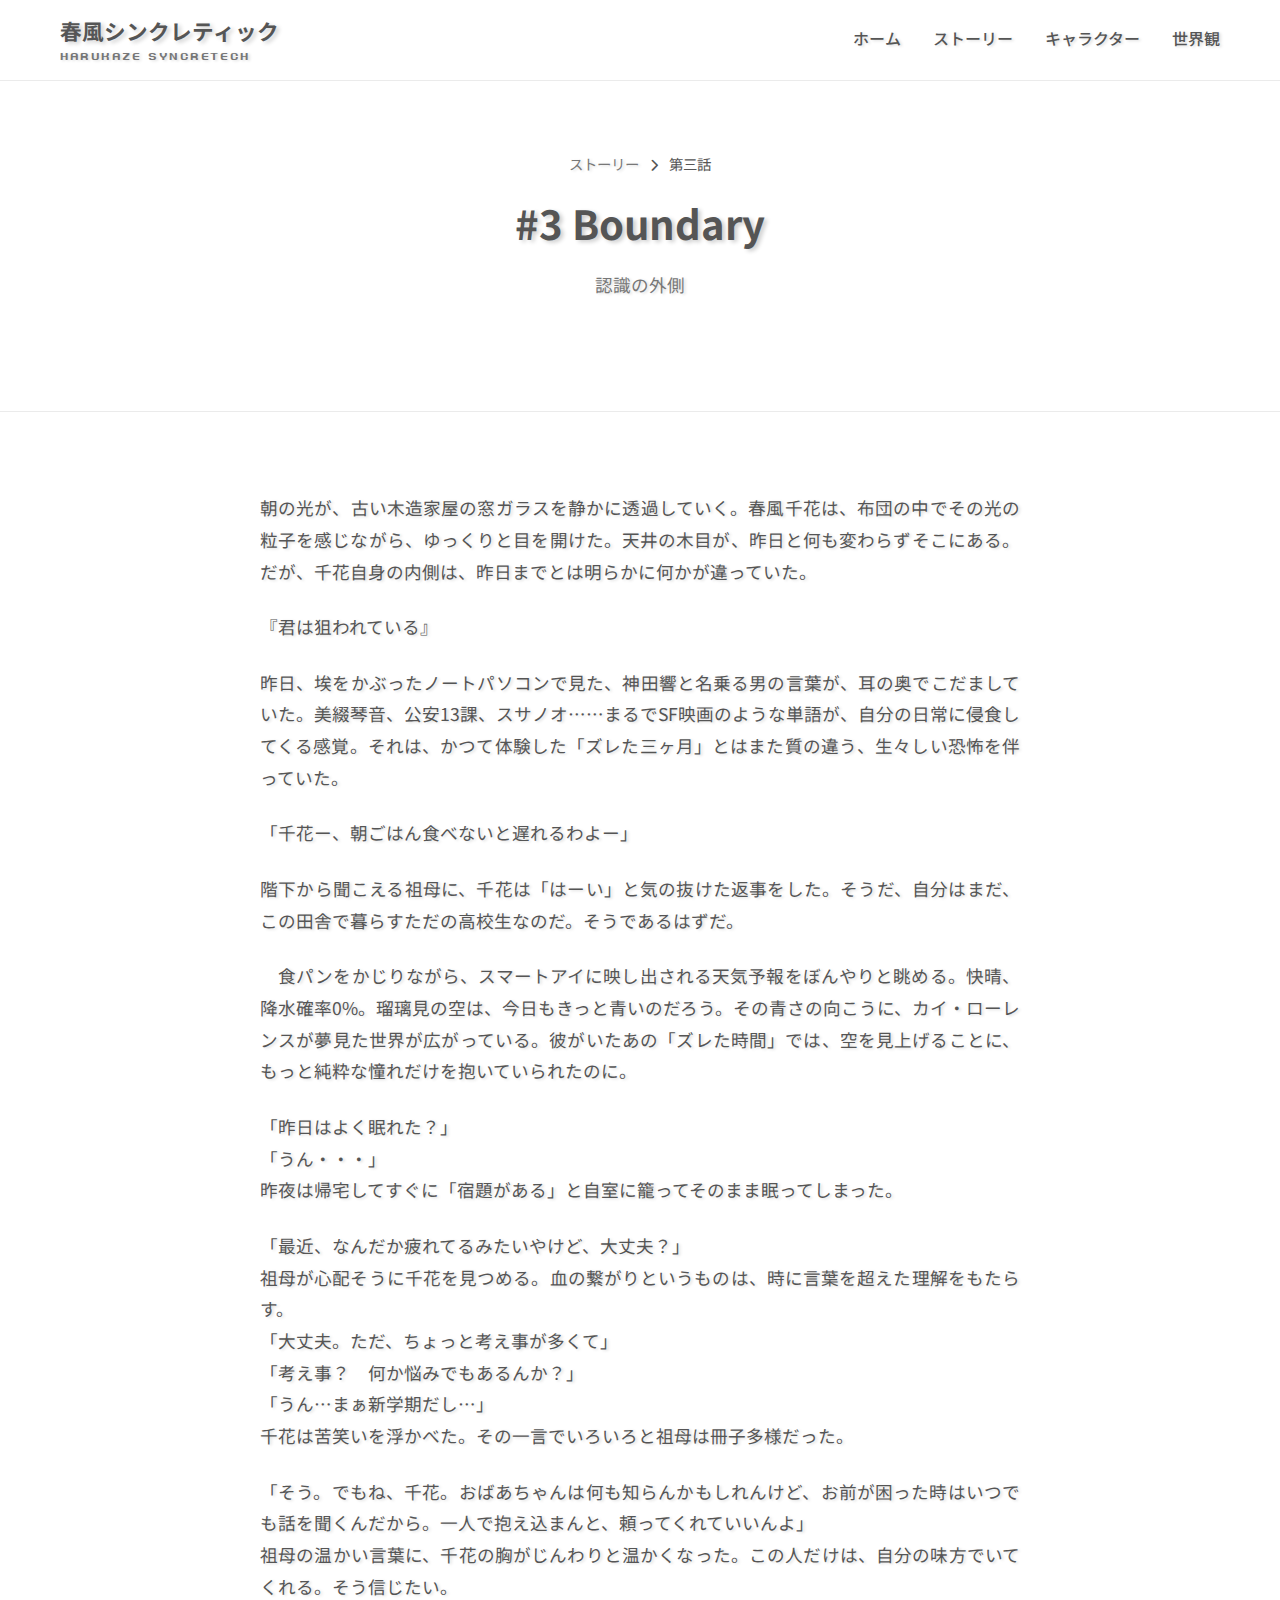
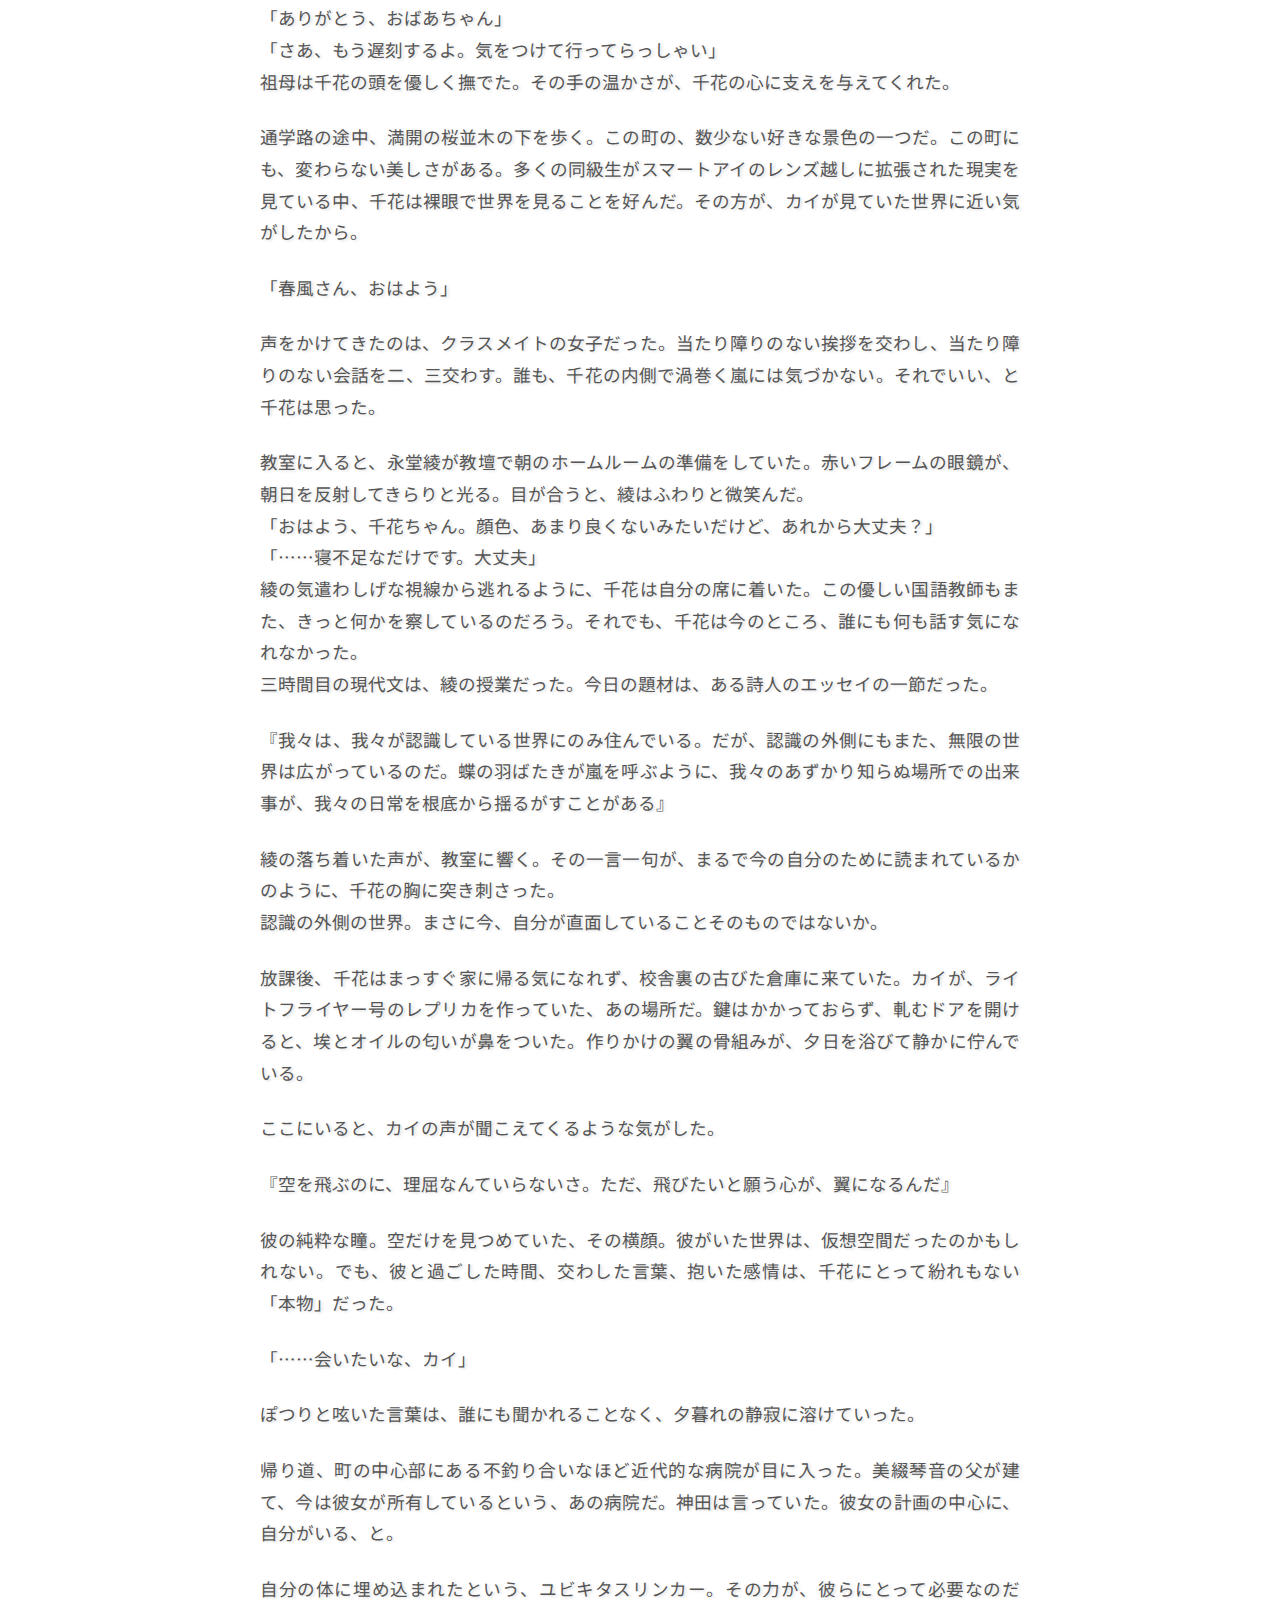
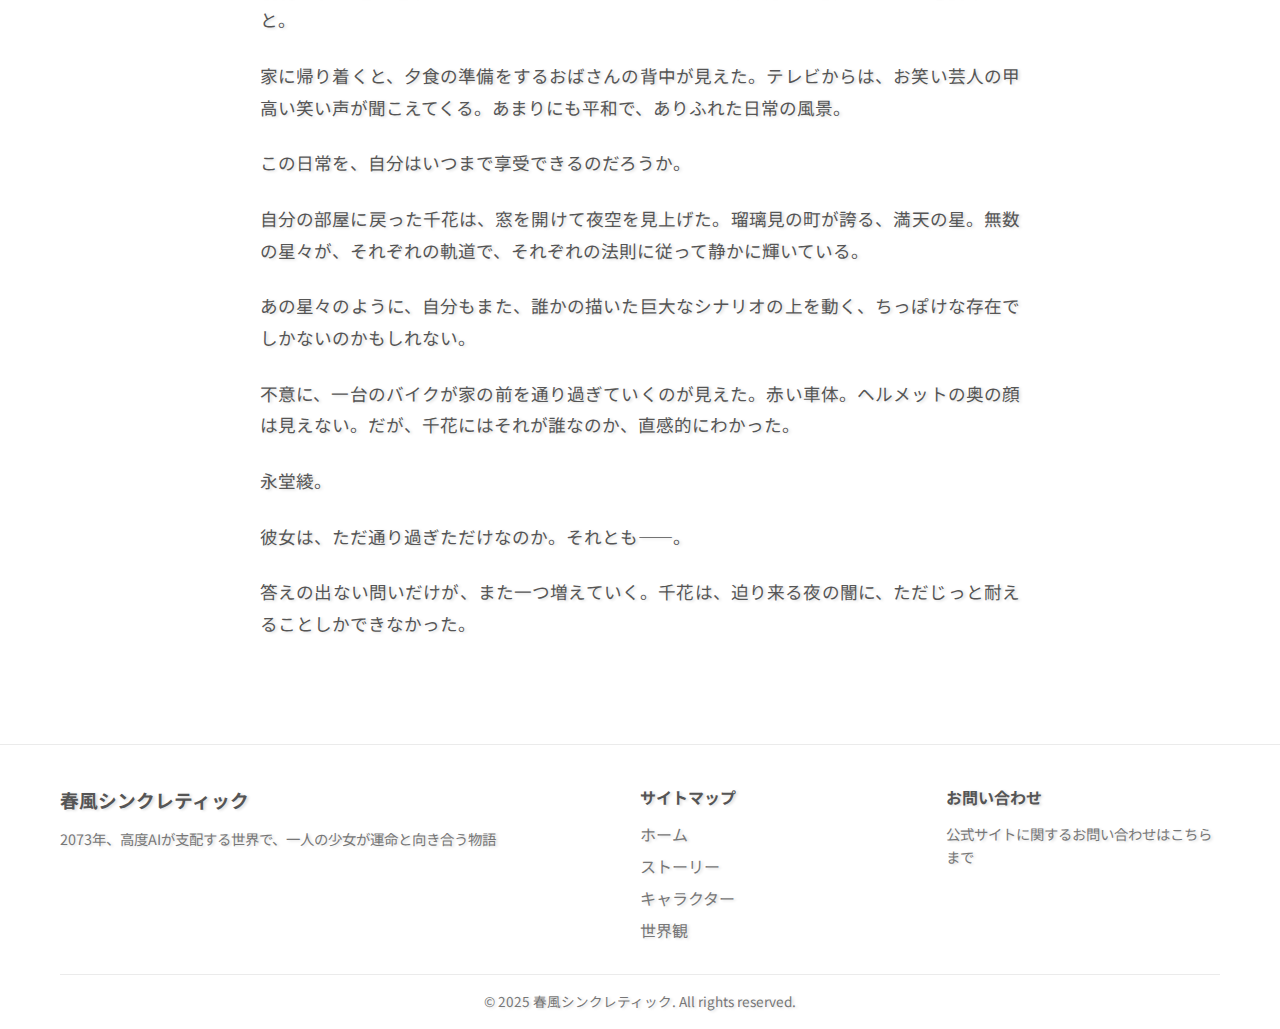
<file: webPage/episode3.html>
<!DOCTYPE html>
<html lang="ja">
<head>
    <meta charset="UTF-8">
    <meta name="viewport" content="width=device-width, initial-scale=1.0">
    <title>第三話 - 春風シンクレティック</title>
    <link rel="stylesheet" href="styles/main.css">
    <link rel="stylesheet" href="styles/episode.css">
    <link href="https://fonts.googleapis.com/css2?family=Noto+Sans+JP:wght@300;400;500;700;900&display=swap" rel="stylesheet">
    <link rel="stylesheet" href="https://cdnjs.cloudflare.com/ajax/libs/font-awesome/6.0.0/css/all.min.css">
</head>
<body>
    <header class="header">
        <nav class="navbar">
            <div class="nav-container">
                <div class="nav-logo">
                    <a href="index.html">
                        <span class="logo-text">春風シンクレティック</span>
                        <span class="logo-subtitle">HARUKAZE SYNCRETECH</span>
                    </a>
                </div>
                <ul class="nav-menu">
                    <li class="nav-item"><a href="index.html" class="nav-link">ホーム</a></li>
                    <li class="nav-item"><a href="story.html" class="nav-link">ストーリー</a></li>
                    <li class="nav-item"><a href="characters.html" class="nav-link">キャラクター</a></li>
                    <li class="nav-item"><a href="world.html" class="nav-link">世界観</a></li>
                </ul>
                <div class="hamburger">
                    <span class="bar"></span>
                    <span class="bar"></span>
                    <span class="bar"></span>
                </div>
            </div>
        </nav>
    </header>

    <section class="episode-header">
        <div class="container">
            <div class="episode-title">
                <div class="episode-breadcrumb">
                    <a href="story.html">ストーリー</a>
                    <i class="fas fa-chevron-right"></i>
                    <span>第三話</span>
                </div>
                <h1>#3 Boundary</h1>
                <p class="episode-subtitle">認識の外側</p>
            </div>
        </div>
    </section>

    <section class="episode-content">
        <div class="container">
            <article class="episode-text">
                <p>朝の光が、古い木造家屋の窓ガラスを静かに透過していく。春風千花は、布団の中でその光の粒子を感じながら、ゆっくりと目を開けた。天井の木目が、昨日と何も変わらずそこにある。だが、千花自身の内側は、昨日までとは明らかに何かが違っていた。</p>

                <p>『君は狙われている』</p>

                <p>昨日、埃をかぶったノートパソコンで見た、神田響と名乗る男の言葉が、耳の奥でこだましていた。美綴琴音、公安13課、スサノオ……まるでSF映画のような単語が、自分の日常に侵食してくる感覚。それは、かつて体験した「ズレた三ヶ月」とはまた質の違う、生々しい恐怖を伴っていた。</p>

                <p>「千花ー、朝ごはん食べないと遅れるわよー」</p>

                <p>階下から聞こえる祖母に、千花は「はーい」と気の抜けた返事をした。そうだ、自分はまだ、この田舎で暮らすただの高校生なのだ。そうであるはずだ。</p>

                <p>　食パンをかじりながら、スマートアイに映し出される天気予報をぼんやりと眺める。快晴、降水確率0%。瑠璃見の空は、今日もきっと青いのだろう。その青さの向こうに、カイ・ローレンスが夢見た世界が広がっている。彼がいたあの「ズレた時間」では、空を見上げることに、もっと純粋な憧れだけを抱いていられたのに。</p>

                <p>「昨日はよく眠れた？」<br>
                「うん・・・」<br>
                昨夜は帰宅してすぐに「宿題がある」と自室に籠ってそのまま眠ってしまった。</p>

                <p>「最近、なんだか疲れてるみたいやけど、大丈夫？」<br>
                祖母が心配そうに千花を見つめる。血の繋がりというものは、時に言葉を超えた理解をもたらす。<br>
                「大丈夫。ただ、ちょっと考え事が多くて」<br>
                「考え事？　何か悩みでもあるんか？」<br>
                「うん…まぁ新学期だし…」<br>
                千花は苦笑いを浮かべた。その一言でいろいろと祖母は冊子多様だった。</p>

                <p>「そう。でもね、千花。おばあちゃんは何も知らんかもしれんけど、お前が困った時はいつでも話を聞くんだから。一人で抱え込まんと、頼ってくれていいんよ」<br>
                祖母の温かい言葉に、千花の胸がじんわりと温かくなった。この人だけは、自分の味方でいてくれる。そう信じたい。<br>
                「ありがとう、おばあちゃん」<br>
                「さあ、もう遅刻するよ。気をつけて行ってらっしゃい」<br>
                祖母は千花の頭を優しく撫でた。その手の温かさが、千花の心に支えを与えてくれた。</p>

                <p>通学路の途中、満開の桜並木の下を歩く。この町の、数少ない好きな景色の一つだ。この町にも、変わらない美しさがある。多くの同級生がスマートアイのレンズ越しに拡張された現実を見ている中、千花は裸眼で世界を見ることを好んだ。その方が、カイが見ていた世界に近い気がしたから。</p>

                <p>「春風さん、おはよう」</p>

                <p>声をかけてきたのは、クラスメイトの女子だった。当たり障りのない挨拶を交わし、当たり障りのない会話を二、三交わす。誰も、千花の内側で渦巻く嵐には気づかない。それでいい、と千花は思った。</p>

                <p>教室に入ると、永堂綾が教壇で朝のホームルームの準備をしていた。赤いフレームの眼鏡が、朝日を反射してきらりと光る。目が合うと、綾はふわりと微笑んだ。<br>
                「おはよう、千花ちゃん。顔色、あまり良くないみたいだけど、あれから大丈夫？」<br>
                「……寝不足なだけです。大丈夫」<br>
                綾の気遣わしげな視線から逃れるように、千花は自分の席に着いた。この優しい国語教師もまた、きっと何かを察しているのだろう。それでも、千花は今のところ、誰にも何も話す気になれなかった。<br>
                三時間目の現代文は、綾の授業だった。今日の題材は、ある詩人のエッセイの一節だった。</p>

                <p>『我々は、我々が認識している世界にのみ住んでいる。だが、認識の外側にもまた、無限の世界は広がっているのだ。蝶の羽ばたきが嵐を呼ぶように、我々のあずかり知らぬ場所での出来事が、我々の日常を根底から揺るがすことがある』</p>

                <p>綾の落ち着いた声が、教室に響く。その一言一句が、まるで今の自分のために読まれているかのように、千花の胸に突き刺さった。<br>
                認識の外側の世界。まさに今、自分が直面していることそのものではないか。</p>

                <p>放課後、千花はまっすぐ家に帰る気になれず、校舎裏の古びた倉庫に来ていた。カイが、ライトフライヤー号のレプリカを作っていた、あの場所だ。鍵はかかっておらず、軋むドアを開けると、埃とオイルの匂いが鼻をついた。作りかけの翼の骨組みが、夕日を浴びて静かに佇んでいる。</p>

                <p>ここにいると、カイの声が聞こえてくるような気がした。</p>

                <p>『空を飛ぶのに、理屈なんていらないさ。ただ、飛びたいと願う心が、翼になるんだ』</p>

                <p>彼の純粋な瞳。空だけを見つめていた、その横顔。彼がいた世界は、仮想空間だったのかもしれない。でも、彼と過ごした時間、交わした言葉、抱いた感情は、千花にとって紛れもない「本物」だった。</p>

                <p>「……会いたいな、カイ」</p>

                <p>ぽつりと呟いた言葉は、誰にも聞かれることなく、夕暮れの静寂に溶けていった。</p>

                <p>帰り道、町の中心部にある不釣り合いなほど近代的な病院が目に入った。美綴琴音の父が建て、今は彼女が所有しているという、あの病院だ。神田は言っていた。彼女の計画の中心に、自分がいる、と。</p>

                <p>自分の体に埋め込まれたという、ユビキタスリンカー。その力が、彼らにとって必要なのだと。</p>

                <p>家に帰り着くと、夕食の準備をするおばさんの背中が見えた。テレビからは、お笑い芸人の甲高い笑い声が聞こえてくる。あまりにも平和で、ありふれた日常の風景。</p>

                <p>この日常を、自分はいつまで享受できるのだろうか。</p>

                <p>自分の部屋に戻った千花は、窓を開けて夜空を見上げた。瑠璃見の町が誇る、満天の星。無数の星々が、それぞれの軌道で、それぞれの法則に従って静かに輝いている。</p>

                <p>あの星々のように、自分もまた、誰かの描いた巨大なシナリオの上を動く、ちっぽけな存在でしかないのかもしれない。</p>

                <p>不意に、一台のバイクが家の前を通り過ぎていくのが見えた。赤い車体。ヘルメットの奥の顔は見えない。だが、千花にはそれが誰なのか、直感的にわかった。</p>

                <p>永堂綾。</p>

                <p>彼女は、ただ通り過ぎただけなのか。それとも――。</p>

                <p>答えの出ない問いだけが、また一つ増えていく。千花は、迫り来る夜の闇に、ただじっと耐えることしかできなかった。</p>
            </article>
        </div>
    </section>

    <footer class="footer">
        <div class="container">
            <div class="footer-content">
                <div class="footer-section">
                    <h3>春風シンクレティック</h3>
                    <p>2073年、高度AIが支配する世界で、一人の少女が運命と向き合う物語</p>
                </div>
                <div class="footer-section">
                    <h4>サイトマップ</h4>
                    <ul>
                        <li><a href="index.html">ホーム</a></li>
                        <li><a href="story.html">ストーリー</a></li>
                        <li><a href="characters.html">キャラクター</a></li>
                        <li><a href="world.html">世界観</a></li>
                    </ul>
                </div>
                <div class="footer-section">
                    <h4>お問い合わせ</h4>
                    <p>公式サイトに関するお問い合わせはこちらまで</p>
                </div>
            </div>
            <div class="footer-bottom">
                <p>&copy; 2025 春風シンクレティック. All rights reserved.</p>
            </div>
        </div>
    </footer>

    <script src="scripts/main.js"></script>
</body>
</html>
</file>
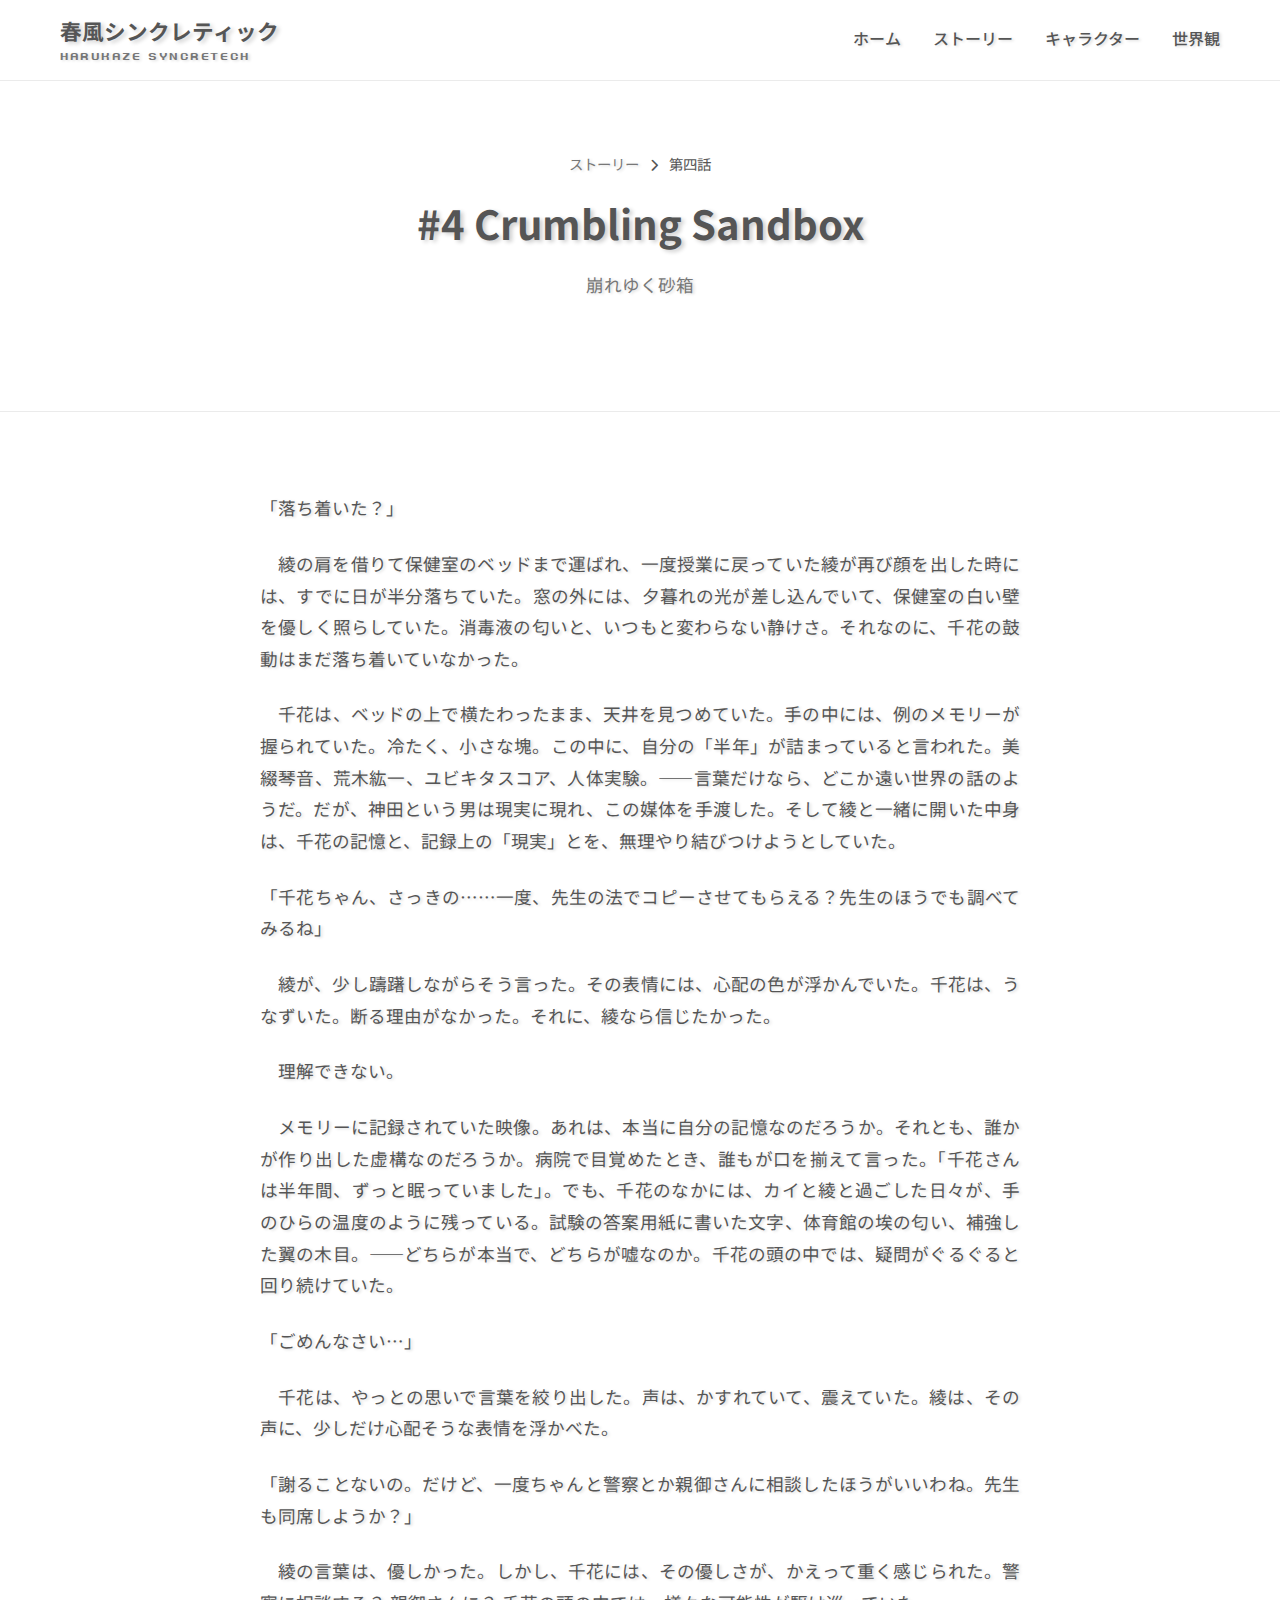
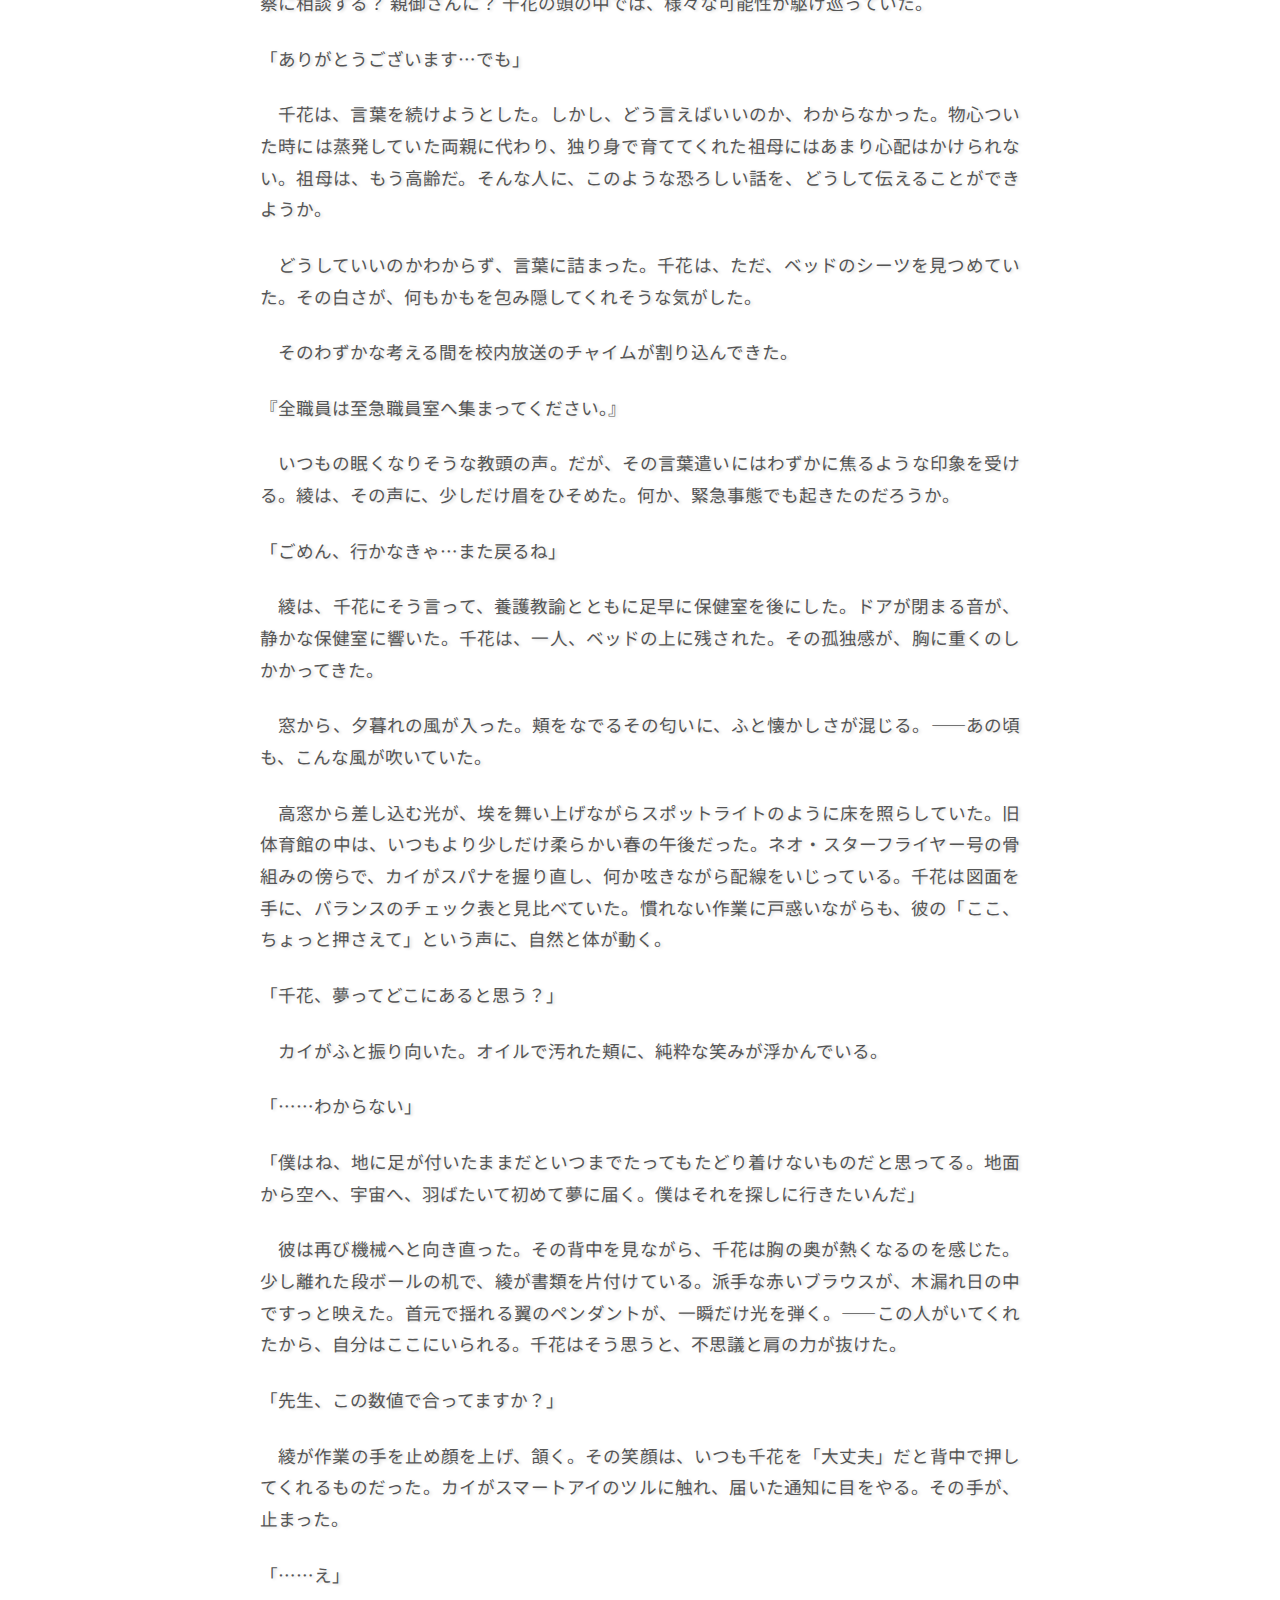
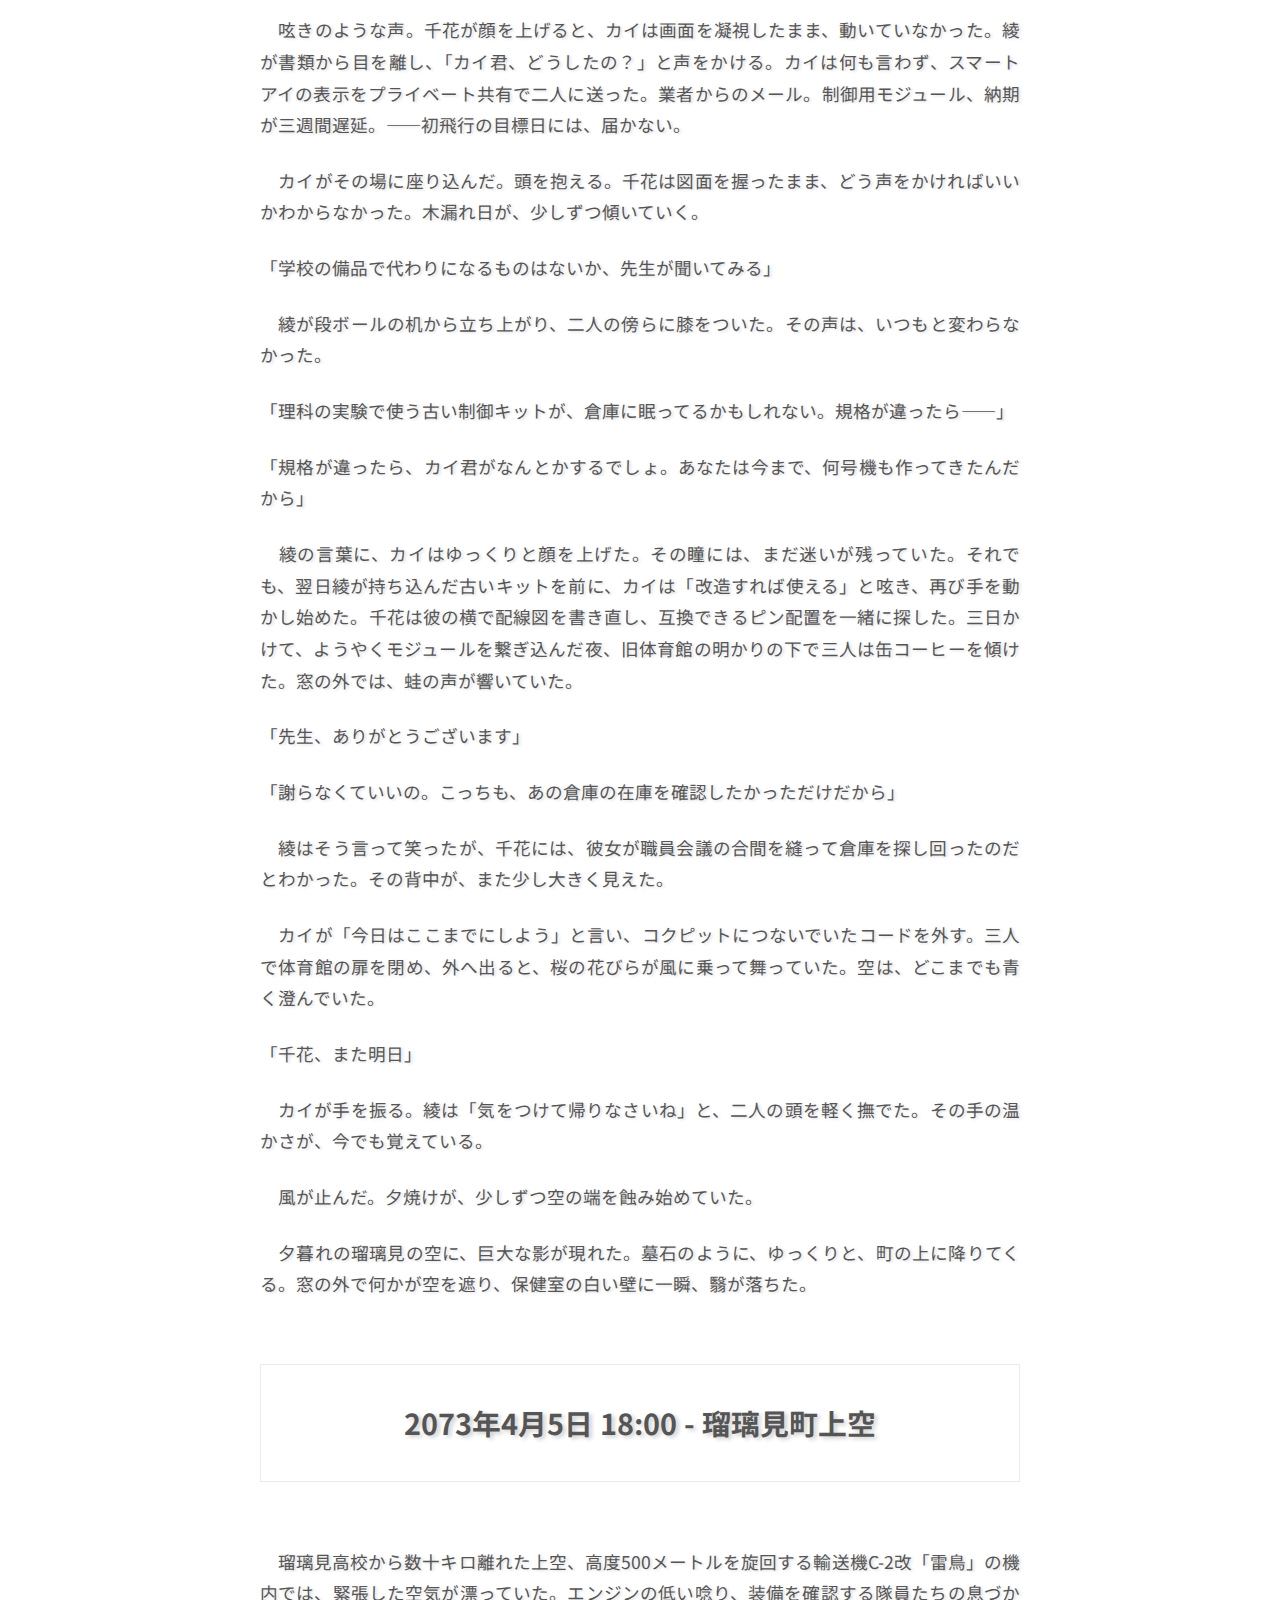
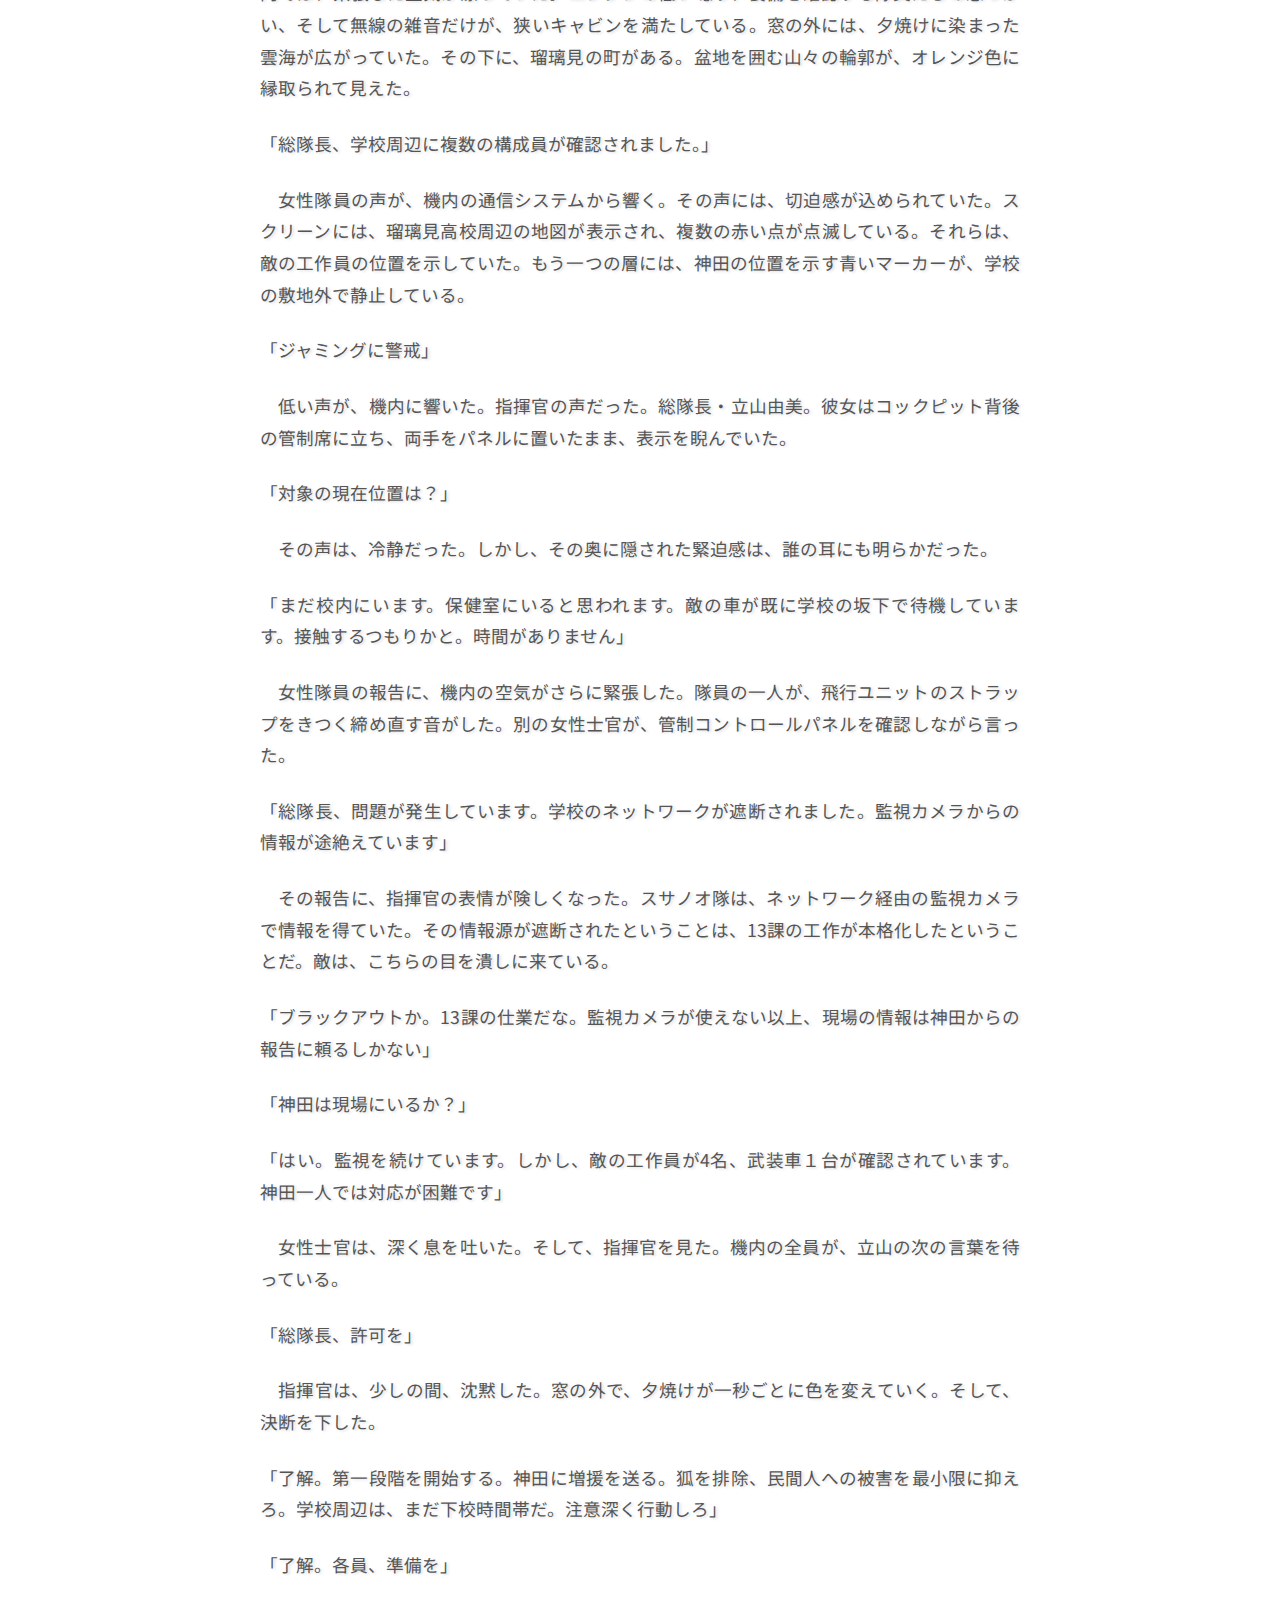
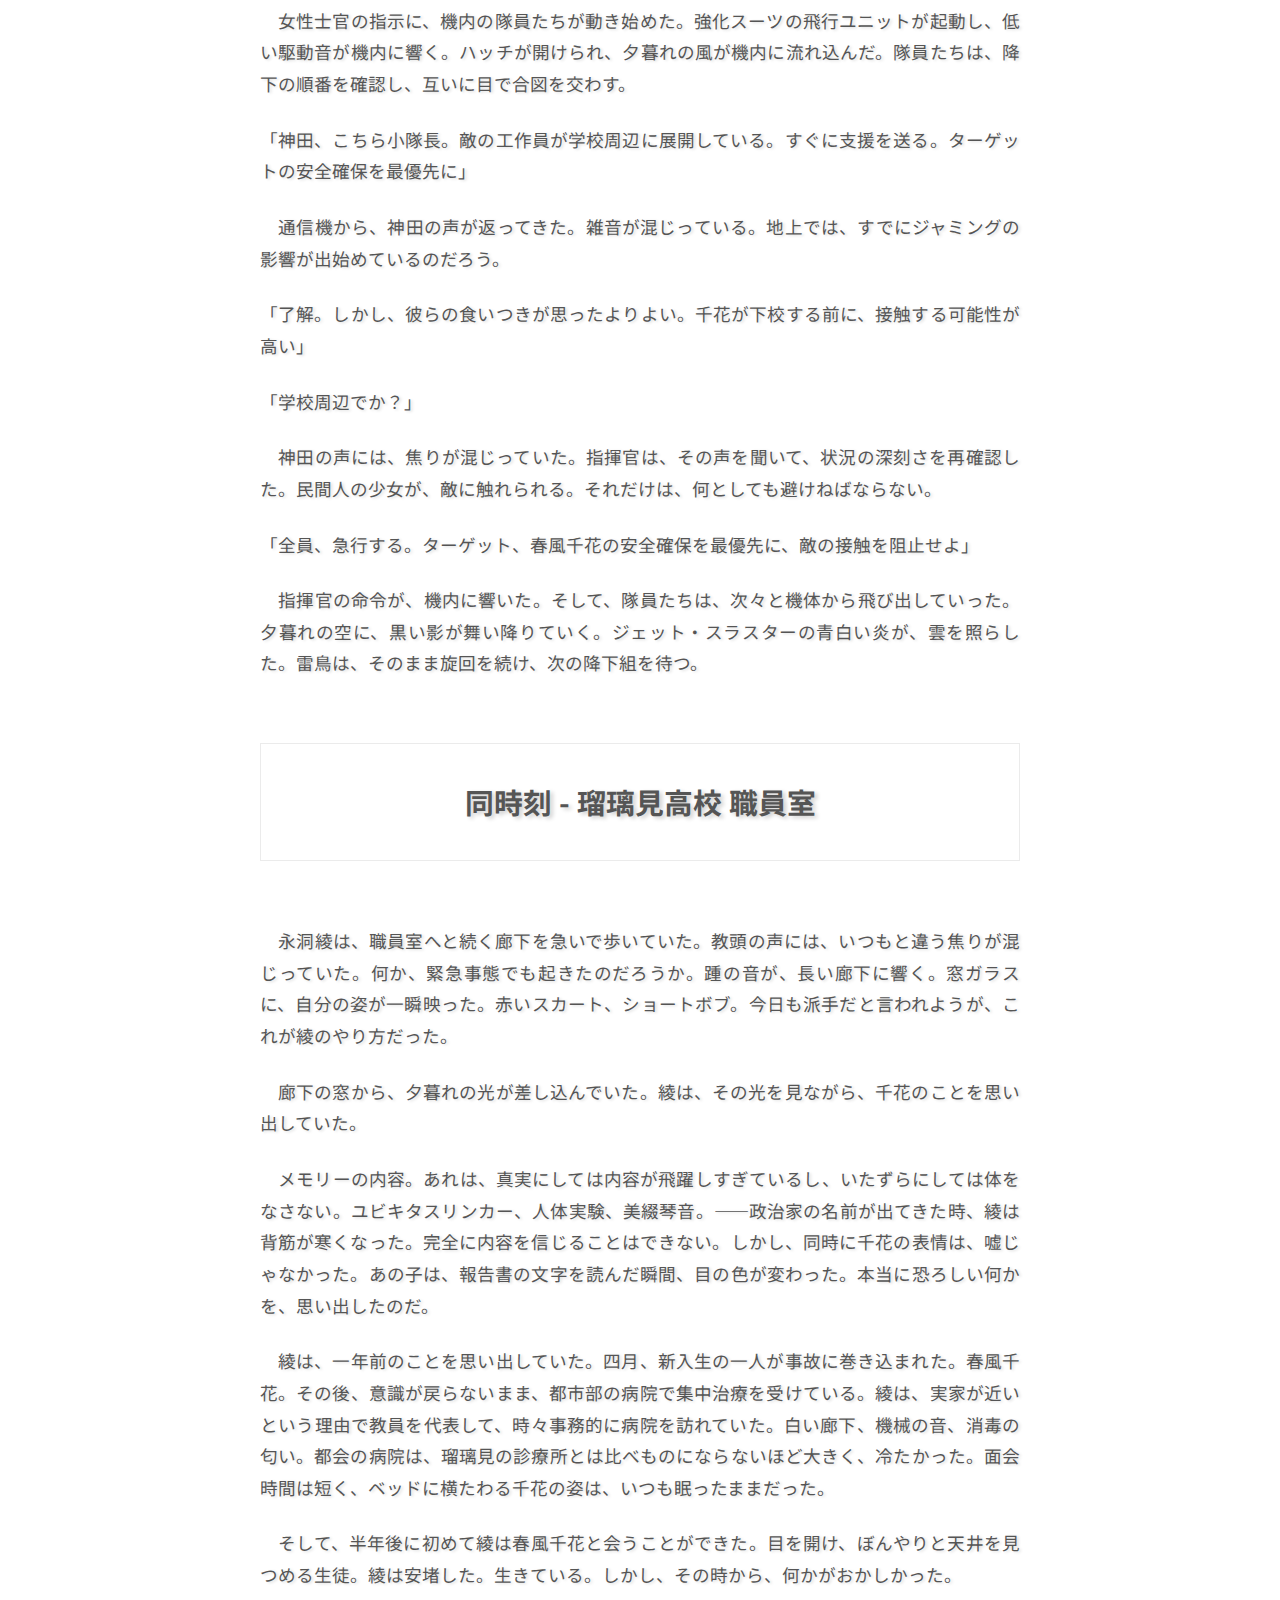
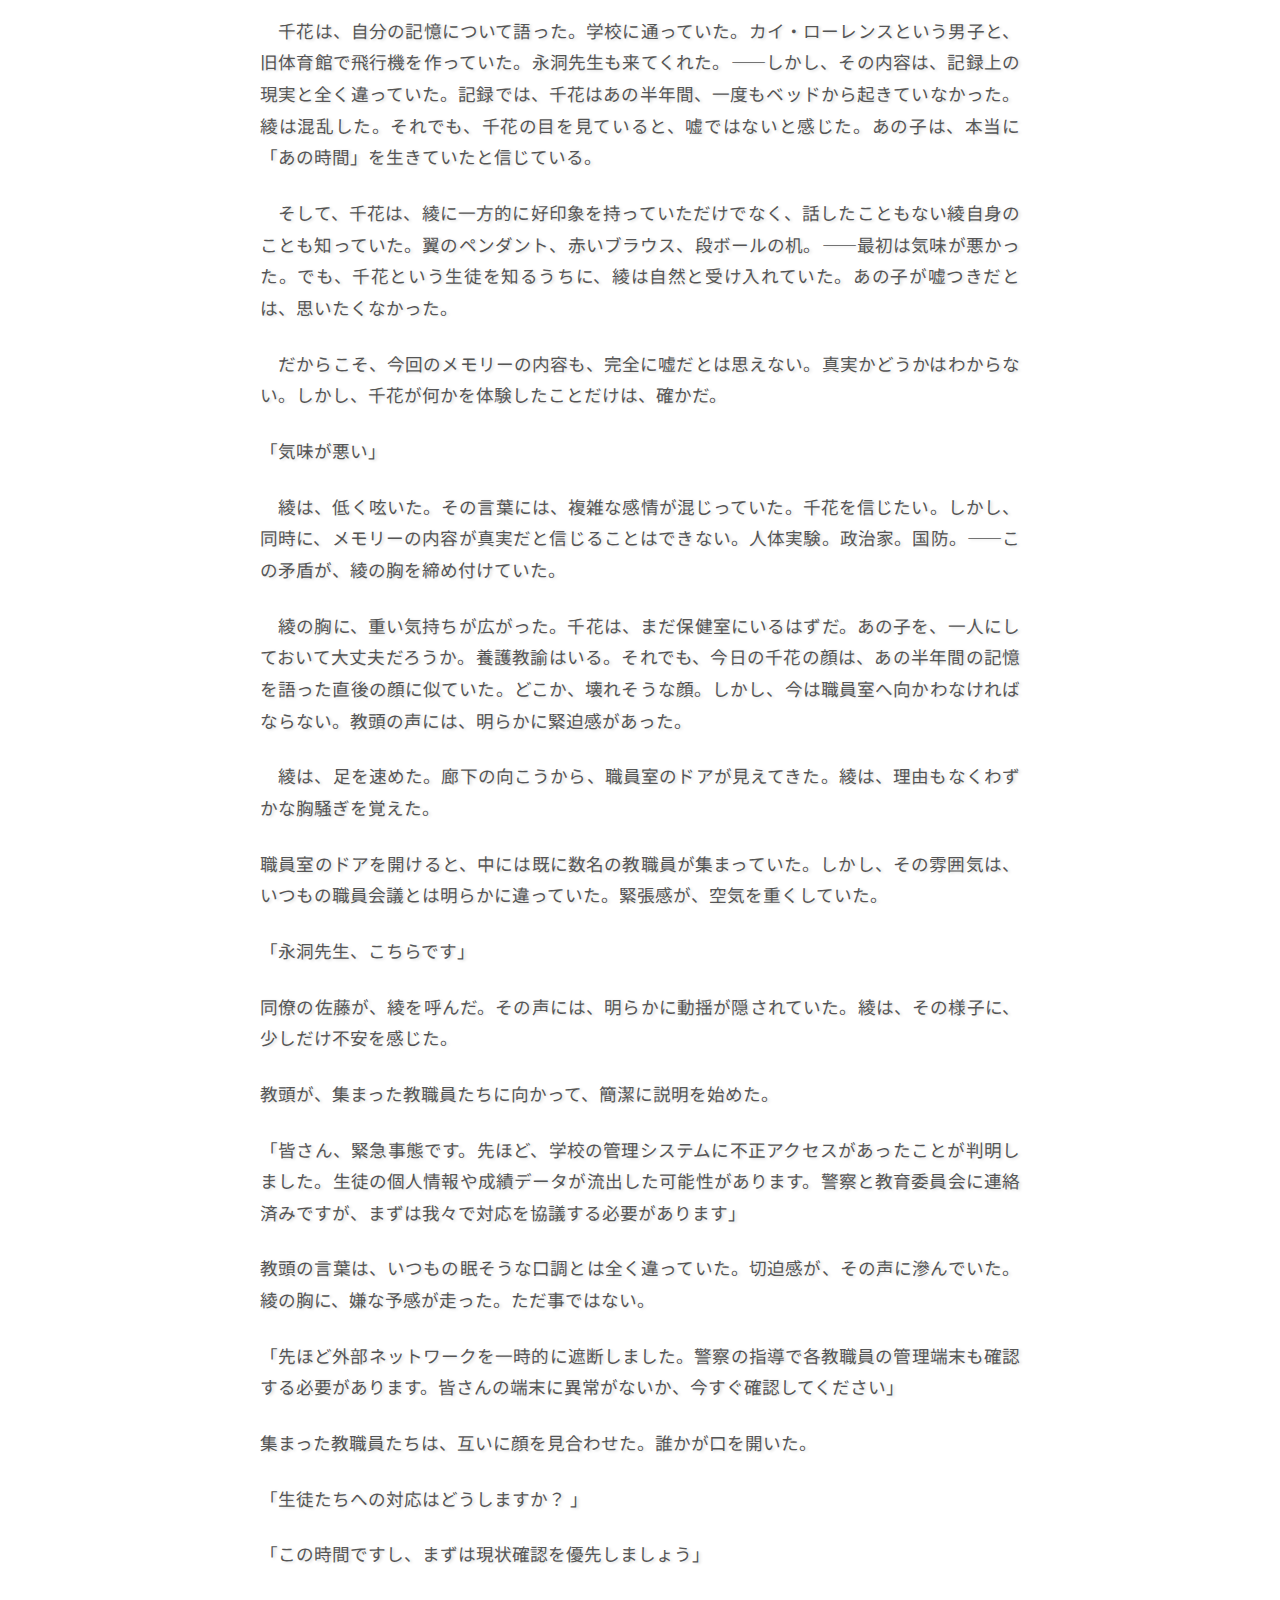
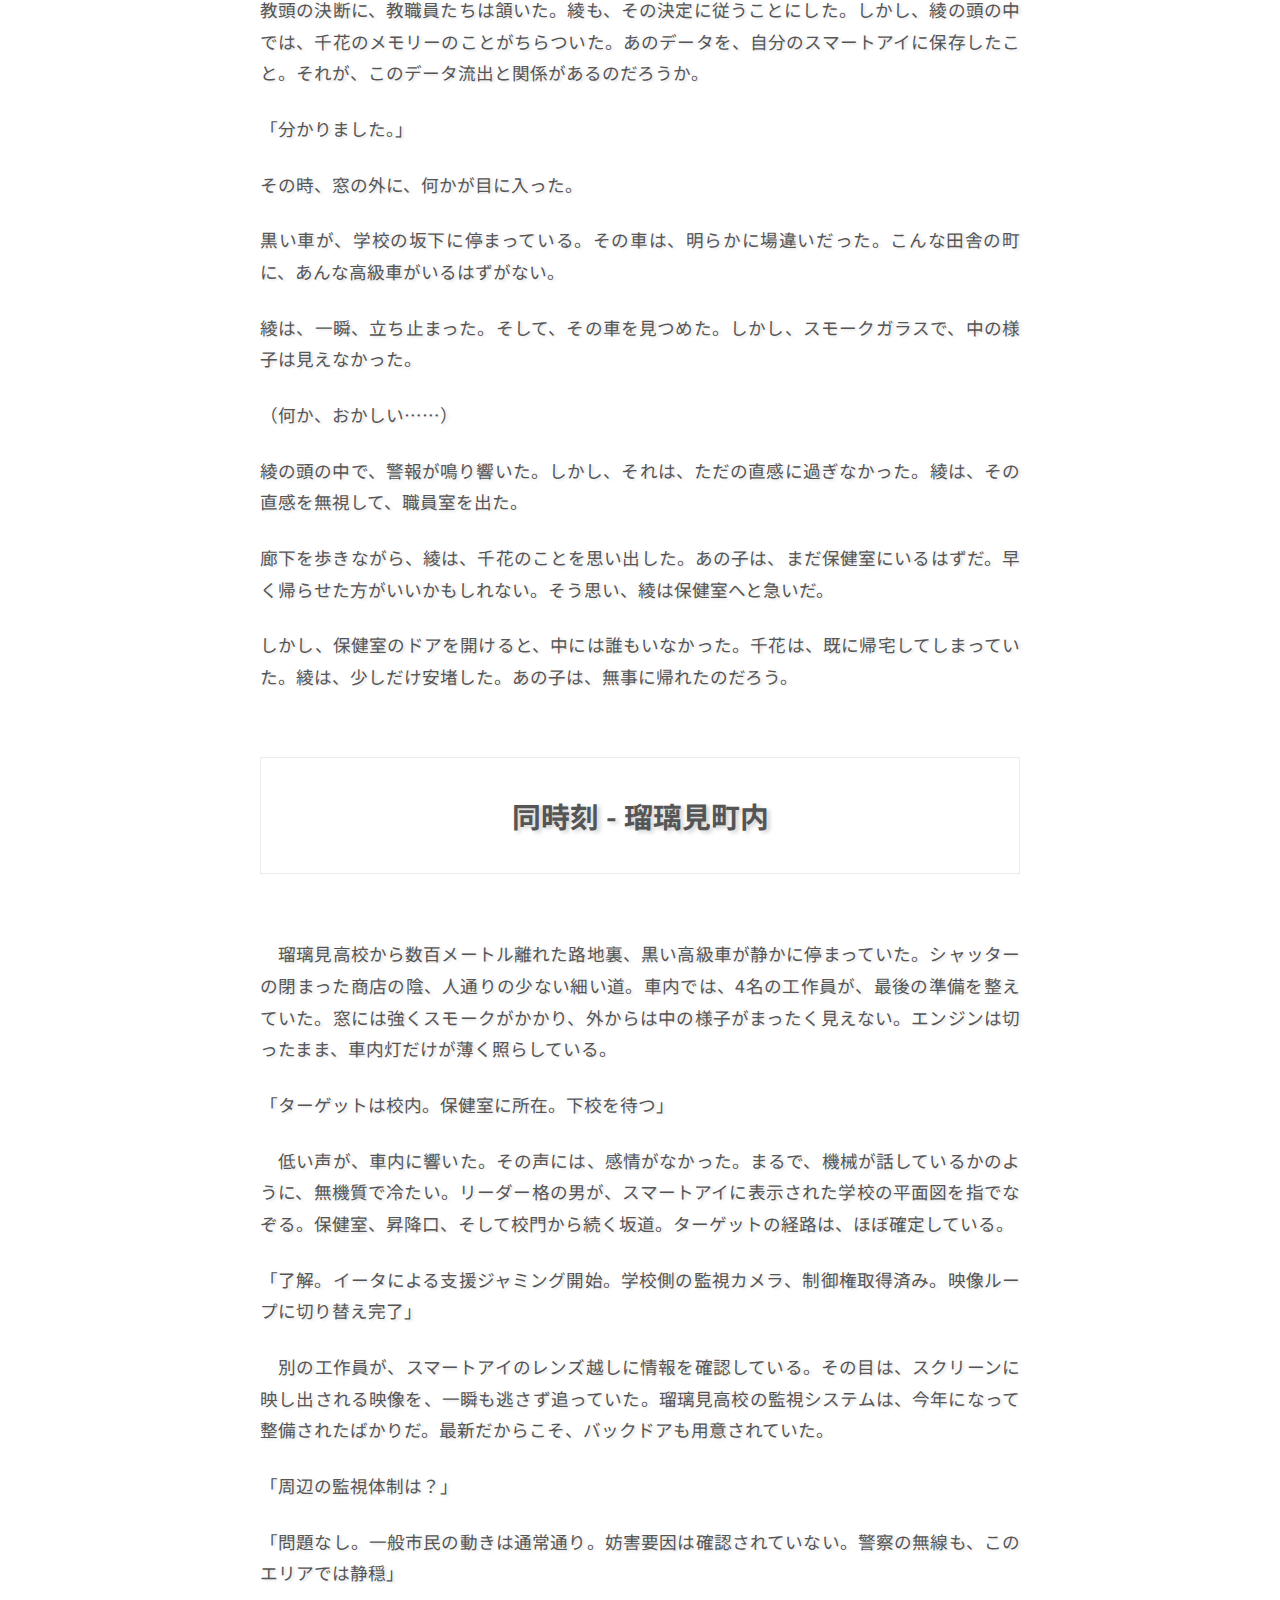
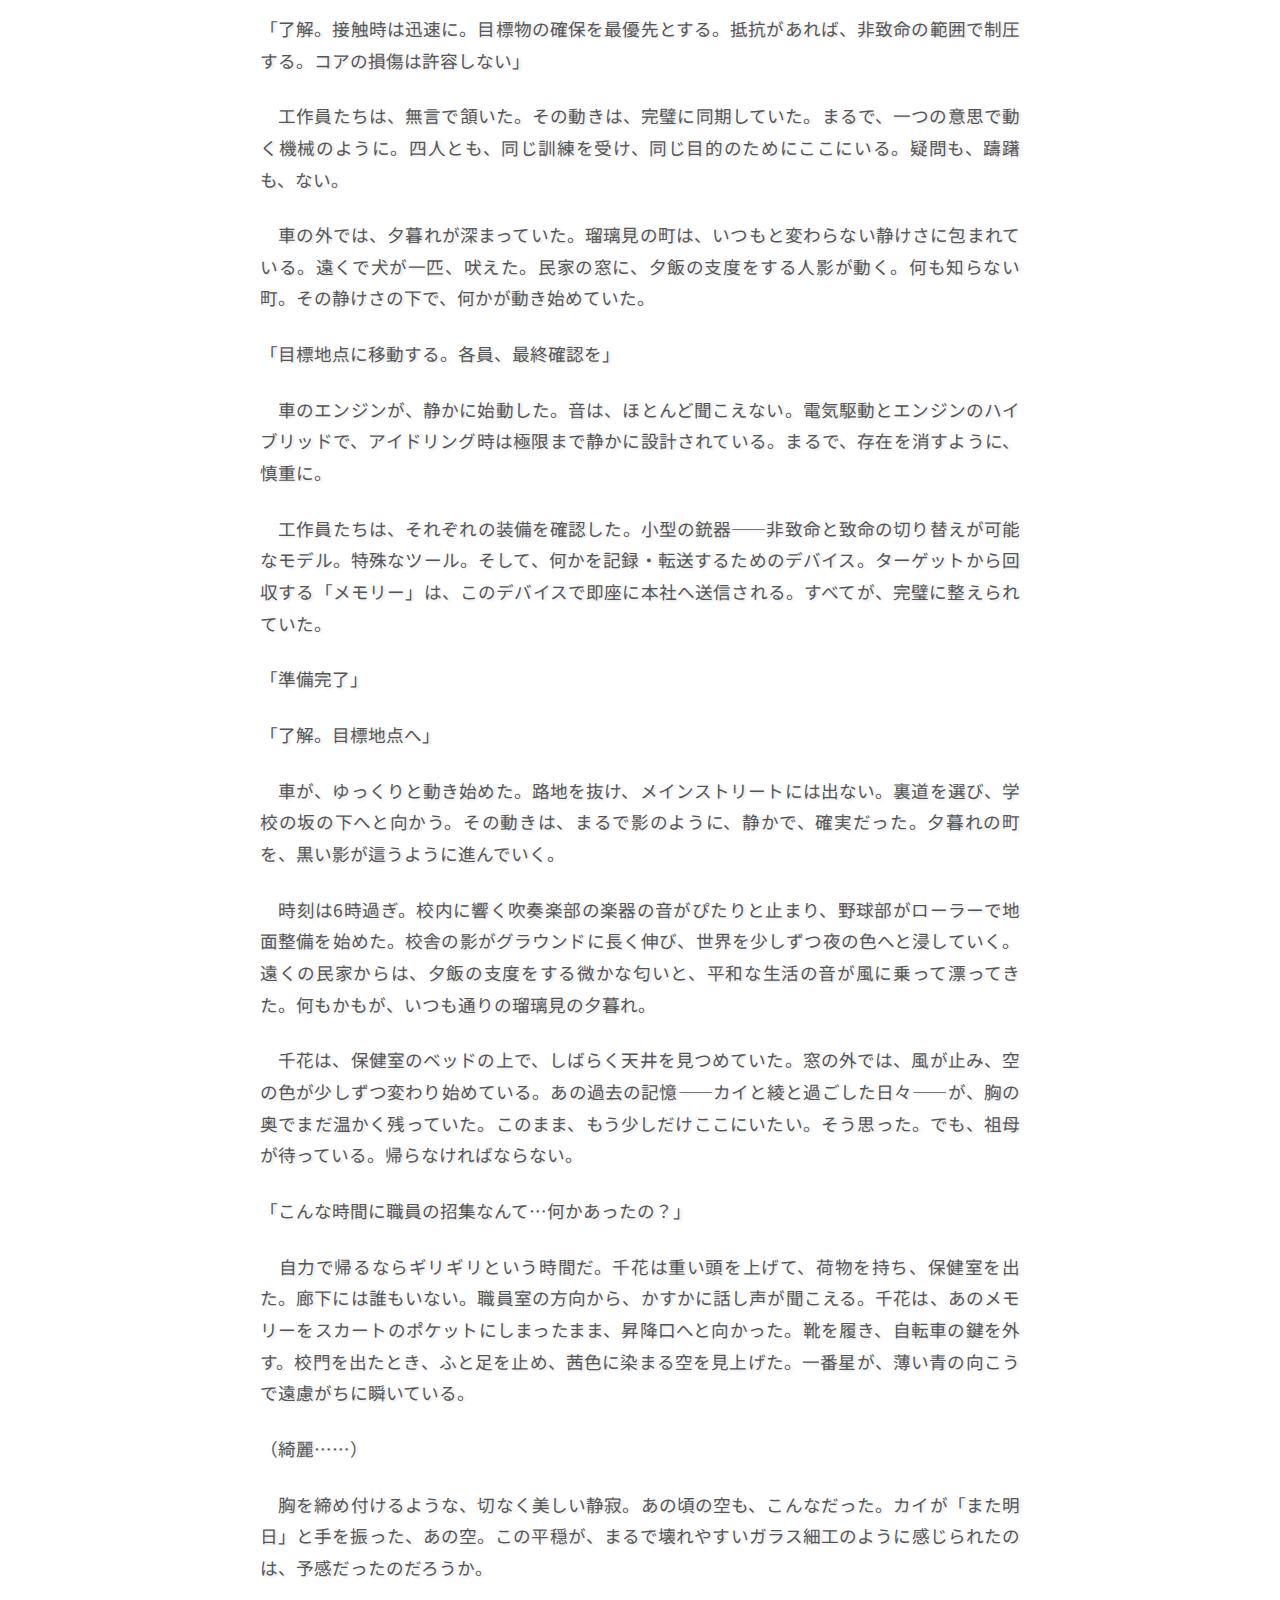
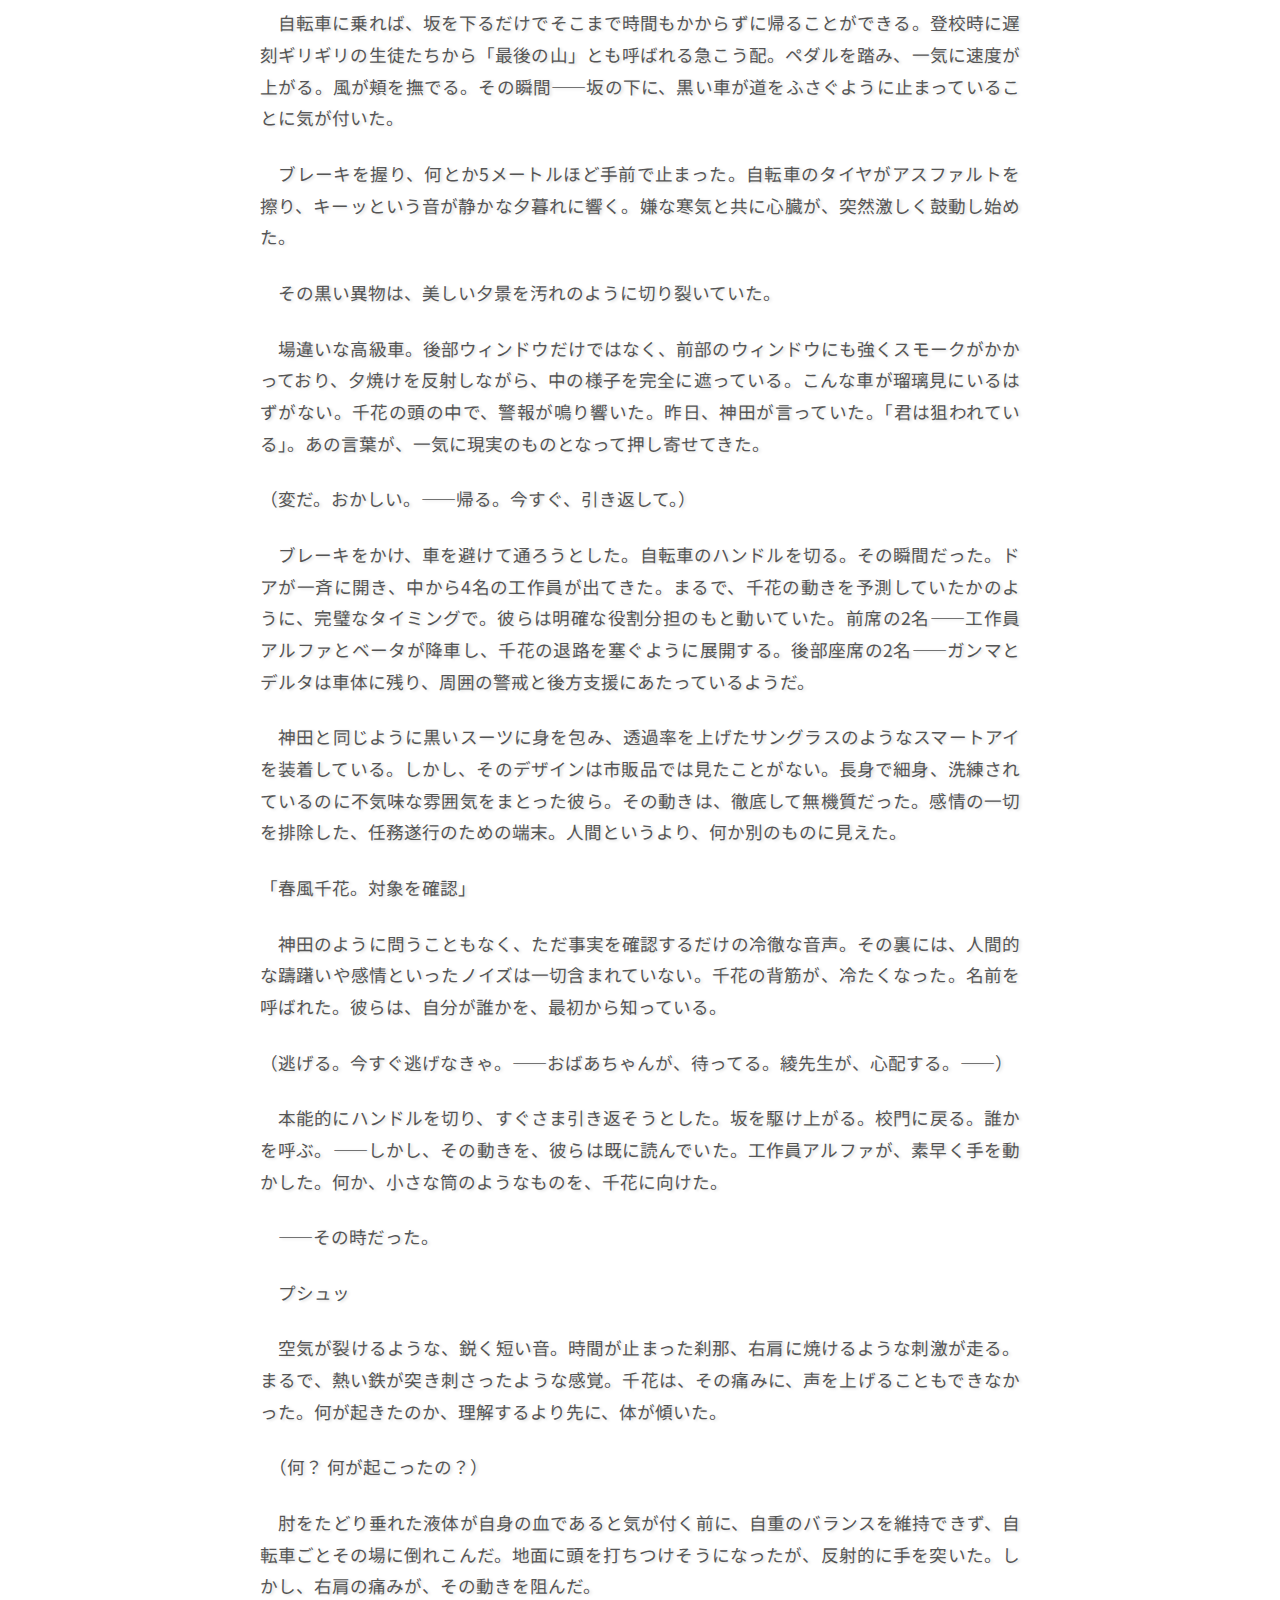
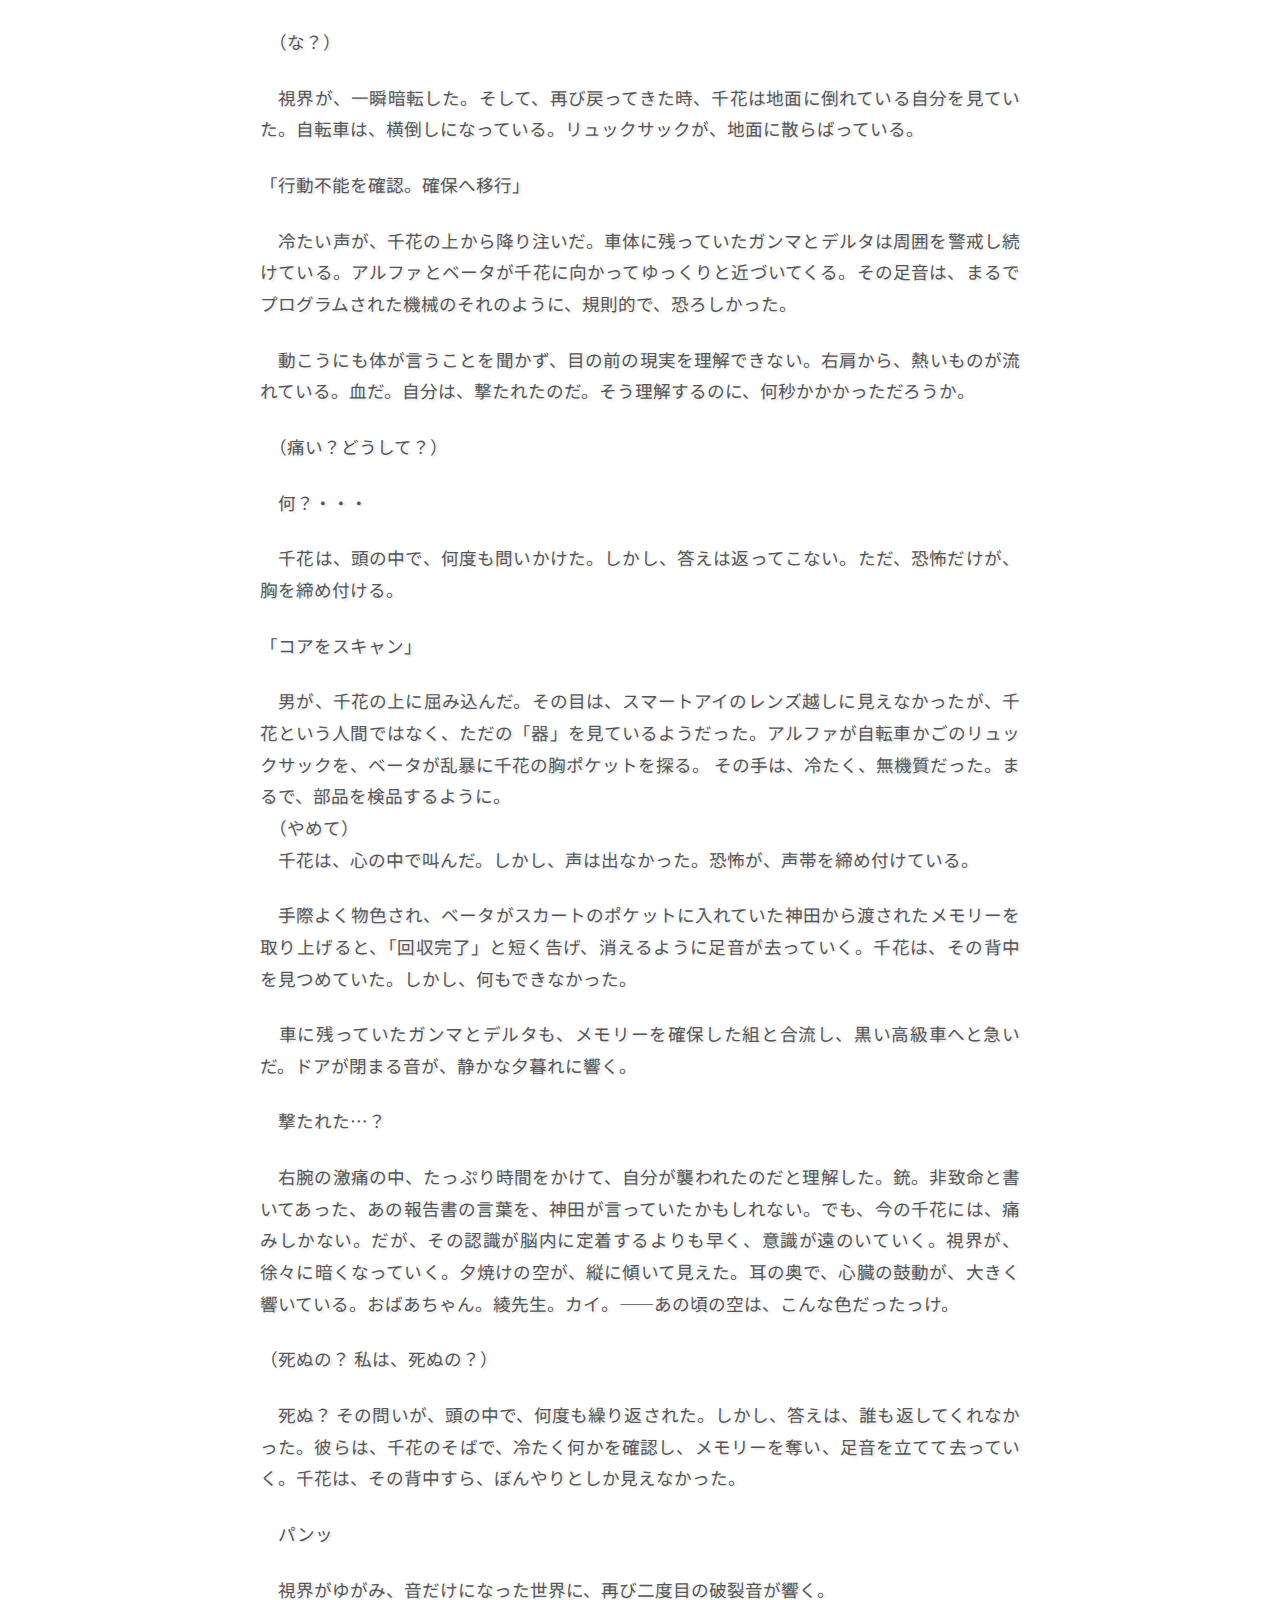
<file: webPage/episode4.html>
<!DOCTYPE html>
<html lang="ja">
<head>
    <meta charset="UTF-8">
    <meta name="viewport" content="width=device-width, initial-scale=1.0">
    <title>第四話 - 春風シンクレティック</title>
    <link rel="stylesheet" href="styles/main.css">
    <link rel="stylesheet" href="styles/episode.css">
    <link href="https://fonts.googleapis.com/css2?family=Noto+Sans+JP:wght@300;400;500;700;900&display=swap" rel="stylesheet">
    <link rel="stylesheet" href="https://cdnjs.cloudflare.com/ajax/libs/font-awesome/6.0.0/css/all.min.css">
</head>
<body>
    <header class="header">
        <nav class="navbar">
            <div class="nav-container">
                <div class="nav-logo">
                    <a href="index.html">
                        <span class="logo-text">春風シンクレティック</span>
                        <span class="logo-subtitle">HARUKAZE SYNCRETECH</span>
                    </a>
                </div>
                <ul class="nav-menu">
                    <li class="nav-item"><a href="index.html" class="nav-link">ホーム</a></li>
                    <li class="nav-item"><a href="story.html" class="nav-link">ストーリー</a></li>
                    <li class="nav-item"><a href="characters.html" class="nav-link">キャラクター</a></li>
                    <li class="nav-item"><a href="world.html" class="nav-link">世界観</a></li>
                </ul>
                <div class="hamburger"><span class="bar"></span><span class="bar"></span><span class="bar"></span></div>
            </div>
        </nav>
    </header>
    <section class="episode-header">
        <div class="container">
            <div class="episode-title">
                <div class="episode-breadcrumb">
                    <a href="story.html">ストーリー</a>
                    <i class="fas fa-chevron-right"></i>
                    <span>第四話</span>
                </div>
                <h1>#4 Crumbling Sandbox</h1>
                <p class="episode-subtitle">崩れゆく砂箱</p>
            </div>
        </div>
    </section>
    <section class="episode-content">
        <div class="container">
            <article class="episode-text">
                <p>「落ち着いた？」</p>

                <p>　綾の肩を借りて保健室のベッドまで運ばれ、一度授業に戻っていた綾が再び顔を出した時には、すでに日が半分落ちていた。窓の外には、夕暮れの光が差し込んでいて、保健室の白い壁を優しく照らしていた。消毒液の匂いと、いつもと変わらない静けさ。それなのに、千花の鼓動はまだ落ち着いていなかった。</p>

                <p>　千花は、ベッドの上で横たわったまま、天井を見つめていた。手の中には、例のメモリーが握られていた。冷たく、小さな塊。この中に、自分の「半年」が詰まっていると言われた。美綴琴音、荒木紘一、ユビキタスコア、人体実験。——言葉だけなら、どこか遠い世界の話のようだ。だが、神田という男は現実に現れ、この媒体を手渡した。そして綾と一緒に開いた中身は、千花の記憶と、記録上の「現実」とを、無理やり結びつけようとしていた。</p>

                <p>「千花ちゃん、さっきの……一度、先生の法でコピーさせてもらえる？先生のほうでも調べてみるね」</p>

                <p>　綾が、少し躊躇しながらそう言った。その表情には、心配の色が浮かんでいた。千花は、うなずいた。断る理由がなかった。それに、綾なら信じたかった。</p>

                <p>　理解できない。</p>

                <p>　メモリーに記録されていた映像。あれは、本当に自分の記憶なのだろうか。それとも、誰かが作り出した虚構なのだろうか。病院で目覚めたとき、誰もが口を揃えて言った。「千花さんは半年間、ずっと眠っていました」。でも、千花のなかには、カイと綾と過ごした日々が、手のひらの温度のように残っている。試験の答案用紙に書いた文字、体育館の埃の匂い、補強した翼の木目。——どちらが本当で、どちらが嘘なのか。千花の頭の中では、疑問がぐるぐると回り続けていた。</p>

                <p>「ごめんなさい…」</p>

                <p>　千花は、やっとの思いで言葉を絞り出した。声は、かすれていて、震えていた。綾は、その声に、少しだけ心配そうな表情を浮かべた。</p>

                <p>「謝ることないの。だけど、一度ちゃんと警察とか親御さんに相談したほうがいいわね。先生も同席しようか？」</p>

                <p>　綾の言葉は、優しかった。しかし、千花には、その優しさが、かえって重く感じられた。警察に相談する？ 親御さんに？ 千花の頭の中では、様々な可能性が駆け巡っていた。</p>

                <p>「ありがとうございます…でも」</p>

                <p>　千花は、言葉を続けようとした。しかし、どう言えばいいのか、わからなかった。物心ついた時には蒸発していた両親に代わり、独り身で育ててくれた祖母にはあまり心配はかけられない。祖母は、もう高齢だ。そんな人に、このような恐ろしい話を、どうして伝えることができようか。</p>

                <p>　どうしていいのかわからず、言葉に詰まった。千花は、ただ、ベッドのシーツを見つめていた。その白さが、何もかもを包み隠してくれそうな気がした。</p>

                <p>　そのわずかな考える間を校内放送のチャイムが割り込んできた。</p>

                <p>『全職員は至急職員室へ集まってください。』</p>

                <p>　いつもの眠くなりそうな教頭の声。だが、その言葉遣いにはわずかに焦るような印象を受ける。綾は、その声に、少しだけ眉をひそめた。何か、緊急事態でも起きたのだろうか。</p>

                <p>「ごめん、行かなきゃ…また戻るね」</p>

                <p>　綾は、千花にそう言って、養護教諭とともに足早に保健室を後にした。ドアが閉まる音が、静かな保健室に響いた。千花は、一人、ベッドの上に残された。その孤独感が、胸に重くのしかかってきた。</p>

                <p>　窓から、夕暮れの風が入った。頬をなでるその匂いに、ふと懐かしさが混じる。——あの頃も、こんな風が吹いていた。</p>

                <p>　高窓から差し込む光が、埃を舞い上げながらスポットライトのように床を照らしていた。旧体育館の中は、いつもより少しだけ柔らかい春の午後だった。ネオ・スターフライヤー号の骨組みの傍らで、カイがスパナを握り直し、何か呟きながら配線をいじっている。千花は図面を手に、バランスのチェック表と見比べていた。慣れない作業に戸惑いながらも、彼の「ここ、ちょっと押さえて」という声に、自然と体が動く。</p>

                <p>「千花、夢ってどこにあると思う？」</p>

                <p>　カイがふと振り向いた。オイルで汚れた頬に、純粋な笑みが浮かんでいる。</p>

                <p>「……わからない」</p>

                <p>「僕はね、地に足が付いたままだといつまでたってもたどり着けないものだと思ってる。地面から空へ、宇宙へ、羽ばたいて初めて夢に届く。僕はそれを探しに行きたいんだ」</p>

                <p>　彼は再び機械へと向き直った。その背中を見ながら、千花は胸の奥が熱くなるのを感じた。少し離れた段ボールの机で、綾が書類を片付けている。派手な赤いブラウスが、木漏れ日の中ですっと映えた。首元で揺れる翼のペンダントが、一瞬だけ光を弾く。——この人がいてくれたから、自分はここにいられる。千花はそう思うと、不思議と肩の力が抜けた。</p>

                <p>「先生、この数値で合ってますか？」</p>

                <p>　綾が作業の手を止め顔を上げ、頷く。その笑顔は、いつも千花を「大丈夫」だと背中で押してくれるものだった。カイがスマートアイのツルに触れ、届いた通知に目をやる。その手が、止まった。</p>

                <p>「……え」</p>

                <p>　呟きのような声。千花が顔を上げると、カイは画面を凝視したまま、動いていなかった。綾が書類から目を離し、「カイ君、どうしたの？」と声をかける。カイは何も言わず、スマートアイの表示をプライベート共有で二人に送った。業者からのメール。制御用モジュール、納期が三週間遅延。——初飛行の目標日には、届かない。</p>

                <p>　カイがその場に座り込んだ。頭を抱える。千花は図面を握ったまま、どう声をかければいいかわからなかった。木漏れ日が、少しずつ傾いていく。</p>

                <p>「学校の備品で代わりになるものはないか、先生が聞いてみる」</p>

                <p>　綾が段ボールの机から立ち上がり、二人の傍らに膝をついた。その声は、いつもと変わらなかった。</p>

                <p>「理科の実験で使う古い制御キットが、倉庫に眠ってるかもしれない。規格が違ったら——」</p>

                <p>「規格が違ったら、カイ君がなんとかするでしょ。あなたは今まで、何号機も作ってきたんだから」</p>

                <p>　綾の言葉に、カイはゆっくりと顔を上げた。その瞳には、まだ迷いが残っていた。それでも、翌日綾が持ち込んだ古いキットを前に、カイは「改造すれば使える」と呟き、再び手を動かし始めた。千花は彼の横で配線図を書き直し、互換できるピン配置を一緒に探した。三日かけて、ようやくモジュールを繋ぎ込んだ夜、旧体育館の明かりの下で三人は缶コーヒーを傾けた。窓の外では、蛙の声が響いていた。</p>

                <p>「先生、ありがとうございます」</p>

                <p>「謝らなくていいの。こっちも、あの倉庫の在庫を確認したかっただけだから」</p>

                <p>　綾はそう言って笑ったが、千花には、彼女が職員会議の合間を縫って倉庫を探し回ったのだとわかった。その背中が、また少し大きく見えた。</p>

                <p>　カイが「今日はここまでにしよう」と言い、コクピットにつないでいたコードを外す。三人で体育館の扉を閉め、外へ出ると、桜の花びらが風に乗って舞っていた。空は、どこまでも青く澄んでいた。</p>

                <p>「千花、また明日」</p>

                <p>　カイが手を振る。綾は「気をつけて帰りなさいね」と、二人の頭を軽く撫でた。その手の温かさが、今でも覚えている。</p>

                <p>　風が止んだ。夕焼けが、少しずつ空の端を蝕み始めていた。</p>

                <p>　夕暮れの瑠璃見の空に、巨大な影が現れた。墓石のように、ゆっくりと、町の上に降りてくる。窓の外で何かが空を遮り、保健室の白い壁に一瞬、翳が落ちた。</p>

<div class="chapter-break">
<h2>2073年4月5日 18:00 - 瑠璃見町上空</h2>
</div>

                <p>　瑠璃見高校から数十キロ離れた上空、高度500メートルを旋回する輸送機C-2改「雷鳥」の機内では、緊張した空気が漂っていた。エンジンの低い唸り、装備を確認する隊員たちの息づかい、そして無線の雑音だけが、狭いキャビンを満たしている。窓の外には、夕焼けに染まった雲海が広がっていた。その下に、瑠璃見の町がある。盆地を囲む山々の輪郭が、オレンジ色に縁取られて見えた。</p>

                <p>「総隊長、学校周辺に複数の構成員が確認されました。」</p>

                <p>　女性隊員の声が、機内の通信システムから響く。その声には、切迫感が込められていた。スクリーンには、瑠璃見高校周辺の地図が表示され、複数の赤い点が点滅している。それらは、敵の工作員の位置を示していた。もう一つの層には、神田の位置を示す青いマーカーが、学校の敷地外で静止している。</p>

                <p>「ジャミングに警戒」</p>

                <p>　低い声が、機内に響いた。指揮官の声だった。総隊長・立山由美。彼女はコックピット背後の管制席に立ち、両手をパネルに置いたまま、表示を睨んでいた。</p>

                <p>「対象の現在位置は？」</p>

                <p>　その声は、冷静だった。しかし、その奥に隠された緊迫感は、誰の耳にも明らかだった。</p>

                <p>「まだ校内にいます。保健室にいると思われます。敵の車が既に学校の坂下で待機しています。接触するつもりかと。時間がありません」</p>

                <p>　女性隊員の報告に、機内の空気がさらに緊張した。隊員の一人が、飛行ユニットのストラップをきつく締め直す音がした。別の女性士官が、管制コントロールパネルを確認しながら言った。</p>

                <p>「総隊長、問題が発生しています。学校のネットワークが遮断されました。監視カメラからの情報が途絶えています」</p>

                <p>　その報告に、指揮官の表情が険しくなった。スサノオ隊は、ネットワーク経由の監視カメラで情報を得ていた。その情報源が遮断されたということは、13課の工作が本格化したということだ。敵は、こちらの目を潰しに来ている。</p>

                <p>「ブラックアウトか。13課の仕業だな。監視カメラが使えない以上、現場の情報は神田からの報告に頼るしかない」</p>

                <p>「神田は現場にいるか？」</p>

                <p>「はい。監視を続けています。しかし、敵の工作員が4名、武装車１台が確認されています。神田一人では対応が困難です」</p>

                <p>　女性士官は、深く息を吐いた。そして、指揮官を見た。機内の全員が、立山の次の言葉を待っている。</p>

                <p>「総隊長、許可を」</p>

                <p>　指揮官は、少しの間、沈黙した。窓の外で、夕焼けが一秒ごとに色を変えていく。そして、決断を下した。</p>

                <p>「了解。第一段階を開始する。神田に増援を送る。狐を排除、民間人への被害を最小限に抑えろ。学校周辺は、まだ下校時間帯だ。注意深く行動しろ」</p>

                <p>「了解。各員、準備を」</p>

                <p>　女性士官の指示に、機内の隊員たちが動き始めた。強化スーツの飛行ユニットが起動し、低い駆動音が機内に響く。ハッチが開けられ、夕暮れの風が機内に流れ込んだ。隊員たちは、降下の順番を確認し、互いに目で合図を交わす。</p>

                <p>「神田、こちら小隊長。敵の工作員が学校周辺に展開している。すぐに支援を送る。ターゲットの安全確保を最優先に」</p>

                <p>　通信機から、神田の声が返ってきた。雑音が混じっている。地上では、すでにジャミングの影響が出始めているのだろう。</p>

                <p>「了解。しかし、彼らの食いつきが思ったよりよい。千花が下校する前に、接触する可能性が高い」</p>

                <p>「学校周辺でか？」</p>

                <p>　神田の声には、焦りが混じっていた。指揮官は、その声を聞いて、状況の深刻さを再確認した。民間人の少女が、敵に触れられる。それだけは、何としても避けねばならない。</p>

                <p>「全員、急行する。ターゲット、春風千花の安全確保を最優先に、敵の接触を阻止せよ」</p>

                <p>　指揮官の命令が、機内に響いた。そして、隊員たちは、次々と機体から飛び出していった。夕暮れの空に、黒い影が舞い降りていく。ジェット・スラスターの青白い炎が、雲を照らした。雷鳥は、そのまま旋回を続け、次の降下組を待つ。</p>

<div class="chapter-break">
<h2>同時刻 - 瑠璃見高校 職員室</h2>
</div>

                <p>　永洞綾は、職員室へと続く廊下を急いで歩いていた。教頭の声には、いつもと違う焦りが混じっていた。何か、緊急事態でも起きたのだろうか。踵の音が、長い廊下に響く。窓ガラスに、自分の姿が一瞬映った。赤いスカート、ショートボブ。今日も派手だと言われようが、これが綾のやり方だった。</p>

                <p>　廊下の窓から、夕暮れの光が差し込んでいた。綾は、その光を見ながら、千花のことを思い出していた。</p>

                <p>　メモリーの内容。あれは、真実にしては内容が飛躍しすぎているし、いたずらにしては体をなさない。ユビキタスリンカー、人体実験、美綴琴音。——政治家の名前が出てきた時、綾は背筋が寒くなった。完全に内容を信じることはできない。しかし、同時に千花の表情は、嘘じゃなかった。あの子は、報告書の文字を読んだ瞬間、目の色が変わった。本当に恐ろしい何かを、思い出したのだ。</p>

                <p>　綾は、一年前のことを思い出していた。四月、新入生の一人が事故に巻き込まれた。春風千花。その後、意識が戻らないまま、都市部の病院で集中治療を受けている。綾は、実家が近いという理由で教員を代表して、時々事務的に病院を訪れていた。白い廊下、機械の音、消毒の匂い。都会の病院は、瑠璃見の診療所とは比べものにならないほど大きく、冷たかった。面会時間は短く、ベッドに横たわる千花の姿は、いつも眠ったままだった。</p>

                <p>　そして、半年後に初めて綾は春風千花と会うことができた。目を開け、ぼんやりと天井を見つめる生徒。綾は安堵した。生きている。しかし、その時から、何かがおかしかった。</p>

                <p>　千花は、自分の記憶について語った。学校に通っていた。カイ・ローレンスという男子と、旧体育館で飛行機を作っていた。永洞先生も来てくれた。——しかし、その内容は、記録上の現実と全く違っていた。記録では、千花はあの半年間、一度もベッドから起きていなかった。綾は混乱した。それでも、千花の目を見ていると、嘘ではないと感じた。あの子は、本当に「あの時間」を生きていたと信じている。</p>

                <p>　そして、千花は、綾に一方的に好印象を持っていただけでなく、話したこともない綾自身のことも知っていた。翼のペンダント、赤いブラウス、段ボールの机。——最初は気味が悪かった。でも、千花という生徒を知るうちに、綾は自然と受け入れていた。あの子が嘘つきだとは、思いたくなかった。</p>

                <p>　だからこそ、今回のメモリーの内容も、完全に嘘だとは思えない。真実かどうかはわからない。しかし、千花が何かを体験したことだけは、確かだ。</p>

                <p>「気味が悪い」</p>

                <p>　綾は、低く呟いた。その言葉には、複雑な感情が混じっていた。千花を信じたい。しかし、同時に、メモリーの内容が真実だと信じることはできない。人体実験。政治家。国防。——この矛盾が、綾の胸を締め付けていた。</p>

                <p>　綾の胸に、重い気持ちが広がった。千花は、まだ保健室にいるはずだ。あの子を、一人にしておいて大丈夫だろうか。養護教諭はいる。それでも、今日の千花の顔は、あの半年間の記憶を語った直後の顔に似ていた。どこか、壊れそうな顔。しかし、今は職員室へ向かわなければならない。教頭の声には、明らかに緊迫感があった。</p>

                <p>　綾は、足を速めた。廊下の向こうから、職員室のドアが見えてきた。綾は、理由もなくわずかな胸騒ぎを覚えた。</p>

                <p>職員室のドアを開けると、中には既に数名の教職員が集まっていた。しかし、その雰囲気は、いつもの職員会議とは明らかに違っていた。緊張感が、空気を重くしていた。</p>

                <p>「永洞先生、こちらです」</p>

                <p>同僚の佐藤が、綾を呼んだ。その声には、明らかに動揺が隠されていた。綾は、その様子に、少しだけ不安を感じた。</p>

                <p>教頭が、集まった教職員たちに向かって、簡潔に説明を始めた。</p>

                <p>「皆さん、緊急事態です。先ほど、学校の管理システムに不正アクセスがあったことが判明しました。生徒の個人情報や成績データが流出した可能性があります。警察と教育委員会に連絡済みですが、まずは我々で対応を協議する必要があります」</p>

                <p>教頭の言葉は、いつもの眠そうな口調とは全く違っていた。切迫感が、その声に滲んでいた。綾の胸に、嫌な予感が走った。ただ事ではない。</p>

                <p>「先ほど外部ネットワークを一時的に遮断しました。警察の指導で各教職員の管理端末も確認する必要があります。皆さんの端末に異常がないか、今すぐ確認してください」</p>

                <p>集まった教職員たちは、互いに顔を見合わせた。誰かが口を開いた。</p>

                <p>「生徒たちへの対応はどうしますか？ 」</p>

                <p>「この時間ですし、まずは現状確認を優先しましょう」</p>

                <p>教頭の決断に、教職員たちは頷いた。綾も、その決定に従うことにした。しかし、綾の頭の中では、千花のメモリーのことがちらついた。あのデータを、自分のスマートアイに保存したこと。それが、このデータ流出と関係があるのだろうか。</p>

                <p>「分かりました。」</p>

                <p>その時、窓の外に、何かが目に入った。</p>

                <p>黒い車が、学校の坂下に停まっている。その車は、明らかに場違いだった。こんな田舎の町に、あんな高級車がいるはずがない。</p>

                <p>綾は、一瞬、立ち止まった。そして、その車を見つめた。しかし、スモークガラスで、中の様子は見えなかった。</p>

                <p>（何か、おかしい……）</p>

                <p>綾の頭の中で、警報が鳴り響いた。しかし、それは、ただの直感に過ぎなかった。綾は、その直感を無視して、職員室を出た。</p>

                <p>廊下を歩きながら、綾は、千花のことを思い出した。あの子は、まだ保健室にいるはずだ。早く帰らせた方がいいかもしれない。そう思い、綾は保健室へと急いだ。</p>

                <p>しかし、保健室のドアを開けると、中には誰もいなかった。千花は、既に帰宅してしまっていた。綾は、少しだけ安堵した。あの子は、無事に帰れたのだろう。</p>

<div class="chapter-break">
<h2>同時刻 - 瑠璃見町内</h2>
</div>

                <p>　瑠璃見高校から数百メートル離れた路地裏、黒い高級車が静かに停まっていた。シャッターの閉まった商店の陰、人通りの少ない細い道。車内では、4名の工作員が、最後の準備を整えていた。窓には強くスモークがかかり、外からは中の様子がまったく見えない。エンジンは切ったまま、車内灯だけが薄く照らしている。</p>

                <p>「ターゲットは校内。保健室に所在。下校を待つ」</p>

                <p>　低い声が、車内に響いた。その声には、感情がなかった。まるで、機械が話しているかのように、無機質で冷たい。リーダー格の男が、スマートアイに表示された学校の平面図を指でなぞる。保健室、昇降口、そして校門から続く坂道。ターゲットの経路は、ほぼ確定している。</p>

                <p>「了解。イータによる支援ジャミング開始。学校側の監視カメラ、制御権取得済み。映像ループに切り替え完了」</p>

                <p>　別の工作員が、スマートアイのレンズ越しに情報を確認している。その目は、スクリーンに映し出される映像を、一瞬も逃さず追っていた。瑠璃見高校の監視システムは、今年になって整備されたばかりだ。最新だからこそ、バックドアも用意されていた。</p>

                <p>「周辺の監視体制は？」</p>

                <p>「問題なし。一般市民の動きは通常通り。妨害要因は確認されていない。警察の無線も、このエリアでは静穏」</p>

                <p>「了解。接触時は迅速に。目標物の確保を最優先とする。抵抗があれば、非致命の範囲で制圧する。コアの損傷は許容しない」</p>

                <p>　工作員たちは、無言で頷いた。その動きは、完璧に同期していた。まるで、一つの意思で動く機械のように。四人とも、同じ訓練を受け、同じ目的のためにここにいる。疑問も、躊躇も、ない。</p>

                <p>　車の外では、夕暮れが深まっていた。瑠璃見の町は、いつもと変わらない静けさに包まれている。遠くで犬が一匹、吠えた。民家の窓に、夕飯の支度をする人影が動く。何も知らない町。その静けさの下で、何かが動き始めていた。</p>

                <p>「目標地点に移動する。各員、最終確認を」</p>

                <p>　車のエンジンが、静かに始動した。音は、ほとんど聞こえない。電気駆動とエンジンのハイブリッドで、アイドリング時は極限まで静かに設計されている。まるで、存在を消すように、慎重に。</p>

                <p>　工作員たちは、それぞれの装備を確認した。小型の銃器——非致命と致命の切り替えが可能なモデル。特殊なツール。そして、何かを記録・転送するためのデバイス。ターゲットから回収する「メモリー」は、このデバイスで即座に本社へ送信される。すべてが、完璧に整えられていた。</p>

                <p>「準備完了」</p>

                <p>「了解。目標地点へ」</p>

                <p>　車が、ゆっくりと動き始めた。路地を抜け、メインストリートには出ない。裏道を選び、学校の坂の下へと向かう。その動きは、まるで影のように、静かで、確実だった。夕暮れの町を、黒い影が這うように進んでいく。</p>

                <p>　時刻は6時過ぎ。校内に響く吹奏楽部の楽器の音がぴたりと止まり、野球部がローラーで地面整備を始めた。校舎の影がグラウンドに長く伸び、世界を少しずつ夜の色へと浸していく。遠くの民家からは、夕飯の支度をする微かな匂いと、平和な生活の音が風に乗って漂ってきた。何もかもが、いつも通りの瑠璃見の夕暮れ。</p>

                <p>　千花は、保健室のベッドの上で、しばらく天井を見つめていた。窓の外では、風が止み、空の色が少しずつ変わり始めている。あの過去の記憶——カイと綾と過ごした日々——が、胸の奥でまだ温かく残っていた。このまま、もう少しだけここにいたい。そう思った。でも、祖母が待っている。帰らなければならない。</p>

                <p>「こんな時間に職員の招集なんて…何かあったの？」</p>

                <p>　自力で帰るならギリギリという時間だ。千花は重い頭を上げて、荷物を持ち、保健室を出た。廊下には誰もいない。職員室の方向から、かすかに話し声が聞こえる。千花は、あのメモリーをスカートのポケットにしまったまま、昇降口へと向かった。靴を履き、自転車の鍵を外す。校門を出たとき、ふと足を止め、茜色に染まる空を見上げた。一番星が、薄い青の向こうで遠慮がちに瞬いている。</p>

                <p>（綺麗……）</p>

                <p>　胸を締め付けるような、切なく美しい静寂。あの頃の空も、こんなだった。カイが「また明日」と手を振った、あの空。この平穏が、まるで壊れやすいガラス細工のように感じられたのは、予感だったのだろうか。</p>

                <p>　自転車に乗れば、坂を下るだけでそこまで時間もかからずに帰ることができる。登校時に遅刻ギリギリの生徒たちから「最後の山」とも呼ばれる急こう配。ペダルを踏み、一気に速度が上がる。風が頬を撫でる。その瞬間——坂の下に、黒い車が道をふさぐように止まっていることに気が付いた。</p>

                <p>　ブレーキを握り、何とか5メートルほど手前で止まった。自転車のタイヤがアスファルトを擦り、キーッという音が静かな夕暮れに響く。嫌な寒気と共に心臓が、突然激しく鼓動し始めた。</p>

                <p>　その黒い異物は、美しい夕景を汚れのように切り裂いていた。</p>

                <p>　場違いな高級車。後部ウィンドウだけではなく、前部のウィンドウにも強くスモークがかかっており、夕焼けを反射しながら、中の様子を完全に遮っている。こんな車が瑠璃見にいるはずがない。千花の頭の中で、警報が鳴り響いた。昨日、神田が言っていた。「君は狙われている」。あの言葉が、一気に現実のものとなって押し寄せてきた。</p>

                <p>（変だ。おかしい。——帰る。今すぐ、引き返して。）</p>

                <p>　ブレーキをかけ、車を避けて通ろうとした。自転車のハンドルを切る。その瞬間だった。ドアが一斉に開き、中から4名の工作員が出てきた。まるで、千花の動きを予測していたかのように、完璧なタイミングで。彼らは明確な役割分担のもと動いていた。前席の2名——工作員アルファとベータが降車し、千花の退路を塞ぐように展開する。後部座席の2名——ガンマとデルタは車体に残り、周囲の警戒と後方支援にあたっているようだ。</p>

                <p>　神田と同じように黒いスーツに身を包み、透過率を上げたサングラスのようなスマートアイを装着している。しかし、そのデザインは市販品では見たことがない。長身で細身、洗練されているのに不気味な雰囲気をまとった彼ら。その動きは、徹底して無機質だった。感情の一切を排除した、任務遂行のための端末。人間というより、何か別のものに見えた。</p>

                <p>「春風千花。対象を確認」</p>

                <p>　神田のように問うこともなく、ただ事実を確認するだけの冷徹な音声。その裏には、人間的な躊躇いや感情といったノイズは一切含まれていない。千花の背筋が、冷たくなった。名前を呼ばれた。彼らは、自分が誰かを、最初から知っている。</p>

                <p>（逃げる。今すぐ逃げなきゃ。——おばあちゃんが、待ってる。綾先生が、心配する。——）</p>

                <p>　本能的にハンドルを切り、すぐさま引き返そうとした。坂を駆け上がる。校門に戻る。誰かを呼ぶ。——しかし、その動きを、彼らは既に読んでいた。工作員アルファが、素早く手を動かした。何か、小さな筒のようなものを、千花に向けた。</p>

                <p>　——その時だった。</p>

                <p>　プシュッ</p>

                <p>　空気が裂けるような、鋭く短い音。時間が止まった刹那、右肩に焼けるような刺激が走る。まるで、熱い鉄が突き刺さったような感覚。千花は、その痛みに、声を上げることもできなかった。何が起きたのか、理解するより先に、体が傾いた。</p>

                <p>　（何？ 何が起こったの？）</p>

                <p>　肘をたどり垂れた液体が自身の血であると気が付く前に、自重のバランスを維持できず、自転車ごとその場に倒れこんだ。地面に頭を打ちつけそうになったが、反射的に手を突いた。しかし、右肩の痛みが、その動きを阻んだ。</p>

                <p>　（な？）</p>

                <p>　視界が、一瞬暗転した。そして、再び戻ってきた時、千花は地面に倒れている自分を見ていた。自転車は、横倒しになっている。リュックサックが、地面に散らばっている。</p>

                <p>「行動不能を確認。確保へ移行」</p>

                <p>　冷たい声が、千花の上から降り注いだ。車体に残っていたガンマとデルタは周囲を警戒し続けている。アルファとベータが千花に向かってゆっくりと近づいてくる。その足音は、まるでプログラムされた機械のそれのように、規則的で、恐ろしかった。</p>

                <p>　動こうにも体が言うことを聞かず、目の前の現実を理解できない。右肩から、熱いものが流れている。血だ。自分は、撃たれたのだ。そう理解するのに、何秒かかかっただろうか。</p>

                <p>　（痛い？どうして？）</p>

                <p>　何？・・・</p>

                <p>　千花は、頭の中で、何度も問いかけた。しかし、答えは返ってこない。ただ、恐怖だけが、胸を締め付ける。</p>

                <p>「コアをスキャン」</p>

                <p>　男が、千花の上に屈み込んだ。その目は、スマートアイのレンズ越しに見えなかったが、千花という人間ではなく、ただの「器」を見ているようだった。アルファが自転車かごのリュックサックを、ベータが乱暴に千花の胸ポケットを探る。 その手は、冷たく、無機質だった。まるで、部品を検品するように。<br>
                　（やめて）<br>
                　千花は、心の中で叫んだ。しかし、声は出なかった。恐怖が、声帯を締め付けている。</p>

                <p>　手際よく物色され、ベータがスカートのポケットに入れていた神田から渡されたメモリーを取り上げると、「回収完了」と短く告げ、消えるように足音が去っていく。千花は、その背中を見つめていた。しかし、何もできなかった。</p>

                <p>　車に残っていたガンマとデルタも、メモリーを確保した組と合流し、黒い高級車へと急いだ。ドアが閉まる音が、静かな夕暮れに響く。</p>

                <p>　撃たれた…？</p>

                <p>　右腕の激痛の中、たっぷり時間をかけて、自分が襲われたのだと理解した。銃。非致命と書いてあった、あの報告書の言葉を、神田が言っていたかもしれない。でも、今の千花には、痛みしかない。だが、その認識が脳内に定着するよりも早く、意識が遠のいていく。視界が、徐々に暗くなっていく。夕焼けの空が、縦に傾いて見えた。耳の奥で、心臓の鼓動が、大きく響いている。おばあちゃん。綾先生。カイ。——あの頃の空は、こんな色だったっけ。</p>

                <p>（死ぬの？ 私は、死ぬの？）</p>

                <p>　死ぬ？ その問いが、頭の中で、何度も繰り返された。しかし、答えは、誰も返してくれなかった。彼らは、千花のそばで、冷たく何かを確認し、メモリーを奪い、足音を立てて去っていく。千花は、その背中すら、ぼんやりとしか見えなかった。</p>

                <p>　パンッ</p>

                <p>　視界がゆがみ、音だけになった世界に、再び二度目の破裂音が響く。<br>
                　しかし、それは先ほど千花を襲った乾いた音とは違っていた。もっと低く、空気を震わせるような重い響き。まるでどこか遠くから、圧倒的な力が解き放たれたかのような轟音だった。</p>

                <p>　痛みはない。いや、すでに激しい痛みの中で、感覚がマヒしているだけなのかもしれない。千花は、自分が、まだ生きているのか、それとも死んでいるのか、分からなくなっていた。</p>

                <p>　（誰か……助けて……）</p>

                <p>　数秒も置かずに、三度目、四度目の銃声が続く。それは明らかに、逃走しようとする車へ向けた威嚇、あるいは制圧のための射撃音だった。その度に、千花の体が、小さく震えた。しかし、それは、自分がまだ生きている証拠だった。</p>

                <p>　どれくらい時間がたったのだろう？ 実際には1分も経っていないはずなのに永遠にも時間が伸びて感じらられた。千花は、地面に倒れたまま、ただ、痛みと恐怖に耐えていた。</p>

                <p>「大丈夫か？」</p>

                <p>　男の声。 それは、先ほどの冷たい声とは、全く違うものだった。優しく、心配そうな声。千花は、その声に、少しだけ、希望を見出した。</p>

                <p>　千花は生を自覚した。 まだ、死んではいない。まだ、生きている。</p>

                <p>　言葉は出せない。いや、体が勝手に「痛い」と何度も口にしていた。その声は、かすれていて、震えていた。しかし、それは、確かに、千花の声だった。</p>

                <p>「各員、民間人への被害を抑えつつ、彼らを捕縛しろ」</p>

                <p>　男が命ずると、数名分の足音が流れていく。 その足音は、先ほどのものとは違って、急いでいた。まるで、何かを追いかけているかのように。</p>

<div class="chapter-break">
<h2>同時刻 - 瑠璃見町内 逃走経路</h2>
</div>

                <p>　黒い高級車——装甲厚50mmを誇る防弾リムジンが、瑠璃見の狭い路地を猛スピードで走り抜けていた。サスペンションが悲鳴を上げ、重量のある車体が遠心力で大きく傾く。路地の角を曲がるたびに、タイヤが白煙を上げる。民家の窓に、ちらちらと驚いた顔が映る。しかし、工作員たちには、もう住民の目などどうでもよかった。メモリーを届けること。それだけが残された使命だ。</p>

                <p>　車内では、4名の工作員が、表情一つ変えずに状況を確認している。無線には、すでにジャミングがかかり始めている。本社との通信は、断続的だ。</p>

                <p>「メモリー確保。ターゲットの排除は失敗したが、優先度はデータが上だ。本社へ送信完了まで、生存を維持する」</p>

                <p>「GPSジャミング、最大出力。追跡を振り切る。次の合流ポイントまで、あと三分」</p>

                <p>　運転席の男がハンドルを強引に切りながら淡々と報告する。その声は、まるでプログラムされた合成音声のように抑揚がない。助手席の女が、メモリーの転送状況を確認している。進捗バーが、ゆっくりと100%へと近づいていく。</p>

                <p>　しかし、その静寂は唐突な衝撃音によって破られた。</p>

                <p>　ガガガガッ！</p>

                <p>　車体の天板を何かが削り取るような轟音。金属の火花が散り、車内灯が激しく点滅した。防弾ガラスに蜘蛛の巣のような亀裂が走る。上空から。彼らは、上空から来た。</p>

                <p>「敵襲！ 上方！」</p>

                <p>　助手席の女が解析データを叫ぶ。<br>
                「熱源反応多数！推定脅威度AA……強化外骨格装備！おそらく外務省の連中かと」</p>

                <p>　その報告と同時に、上空から黒い影が舞い降りた。<br>
                　ジェット・スラスターの青白い炎が夕闇を切り裂き、鋼鉄の巨人がリムジンの進路を塞ぐように着地する。アスファルトが粉砕され、土煙が舞い上がった。<br>
                「回避不能。降車戦闘へ移行する」<br>
                「ったく、やっぱりこうなるな…」</p>

                <p>　リムジンが急停止し、タイヤが白煙を上げて悲鳴を上げる。<br>
                　車内の4名は、車が完全に止まる前にドアを蹴り開け、外へと飛び出した。その動きは人間離れしていた。恐怖による躊躇も、判断の迷いもない。ただ最適化された戦闘機械としての動き。</p>

                <p>　スサノオ隊の隊員たちもまた、容赦がなかった。<br>
                　腰部ユニットのサーボモーターが唸りを上げ、瞬時に射撃姿勢をとる。その手には、主武装である電子拳銃MD59が握られていた。</p>

                <p>「対象を確認。排除する」</p>

                <p>　バシュッ！</p>

                <p>　ライフルが火花を噴く。<br>
                　工作員たちは人間離れした反応速度で散開し、リムジンを盾にしつつ懐からサブマシンガンを抜いた。<br>
                　バラララララッ！<br>
                　乾いた発砲音が路地裏に反響し、薬莢がアスファルトに降り注ぐ雨のように音を立てる。<br>
                　しかし、スサノオ隊の装甲は9mm弾など意に介さない。弾丸を弾き返し、火花散らせながら距離を詰める。</p>

                <p>「装甲貫通不可。通常弾頭では効果なし」</p>

                <p>　工作員のリーダー格が淡々と事実を述べ、ハンドサインを送る。<br>
                　瞬時に戦術が切り替わる。2名が制圧射撃を行い、その隙に残りの2名が裏路地へと走り出す。</p>

                <p>「市街地で実銃を使うか？」</p>

                <p>　スサノオ隊の隊員の一人が、逃走する敵を前に問う。</p>

                <p>「プランB。囮を使う」</p>

                <p>　逃走する2名は、わざとらしく「メモリーのようなもの」を掲げて見せた。<br>
                　スサノオ隊のセンサーがそれに反応する。</p>

                <p>「目標物が分散。追跡班と制圧班に分かれろ」</p>

                <p>　スサノオ隊の小隊長の声には、どこか冷めた響きがあった。彼らもまた、この戦闘が「出来レース」であることを理解しているかのようだ。<br>
                　逃げる工作員を、スラスター全開で追う隊員たち。しかし、決定打となる攻撃は行わない。あくまで「追い詰める」動きだ。</p>

                <p>　数分にわたる激しい銃撃戦の末、囮役の工作員たちは、用意されていた別の車両へと滑り込み、煙幕弾を撒き散らして姿を消した。<br>
                　残されたリムジンと、数名の制圧された工作員だけが、そこに残る。</p>

                <p>「目標、逃走。トラッカーの信号を確認」<br>
                「了解。巣穴まで泳がせろ。今夜中に本丸まで案内してもらう。家主に気をつけろよ」</p>

                <p>　静かになった路地裏で、スサノオ隊は速やかに撤収作業を開始した。<br>
                　破壊されたリムジン、散らばる薬莢、そして壁に残る無数の弾痕。<br>
                　瑠璃見の静かな夕暮れに刻まれた暴力の痕跡はすでに闇に包まれた町に溶け込んでいく。</p>

                <p>「誰…？」</p>

                <p>　千花は、やっとの思いで、その言葉を絞り出した。声は、かすれていて、震えていた。しかし、それは、確かに、千花の声だった。誰かが、自分のそばにいる。冷たくなかった。優しい声が、耳の奥に届く。</p>

                <p>「二日ぶりだな、春風千花」</p>

                <p>　顔をもたげると、昨日の男——神田響がいた。しかし、その姿は、昨日とは全く違っていた。黒っぽい戦闘スーツに身を包み、腰には見慣れない銃が装備されている。通学路で会ったときの、あのスーツの男とは、別人のように見えた。それでも、あの目は、昨日と同じだった。</p>

                <p>　神田の後ろから、もう一人の人影が駆け寄ってくる。白衣を羽織った女性。彼女は手際よく千花の傍らに膝をつくと、肩の傷口を素早く確認した。その手は、工作員の手とは違って、丁寧だった。</p>

                <p>「傷は浅い。止血処置をするから、少しじっとしててね」</p>

                <p>　女性の声は落ち着いていて、千花の混乱した意識を少しだけ現実に繋ぎ止めた。大丈夫。もう、あの冷たい人たちはいない。神田は、逃走した工作員たちが消えた方向を厳しい目つきで睨んでいたが、ふと視線を落とし、千花を見た。その表情には、昨日見せたような軽薄さはなく、どこか痛ましいものを見るような色が浮かんでいた。自分が、傷ついた少女を見ている。その事実が、彼を重くしているように見えた。</p>

                <p>「……悪いな」</p>

                <p>　神田が低く呟く。千花は、痛みに霞む視界の中で、必死に彼を見上げた。悪い？ 何が？ 昨日、あなたは私にメモリーを渡した。私を、この世界に引きずり込んだ。それなのに、今、あなたは私を助けている。</p>

                <p>「あなたは……何？ 私、どうして……」</p>

                <p>「今は喋るな。傷が開く」</p>

                <p>　神田は短く制したが、千花の瞳にある恐怖と疑問を見て取り、小さくため息をついた。そして、女性が手早く包帯を巻く横で、独り言のように言葉を落とした。</p>

                <p>「あれはただの狐だ。お前に与えた記録を消しに来たんだよ。俺たちは、お前を守る側だ。それだけは、覚えておけ」</p>

                <p>「記録……？」</p>

                <p>「ああ。もう、取り返しはつく。お前は、もう一人じゃない」</p>

                <p>　神田の言葉の意味は、千花には十分には分からなかった。けれど、その口調が、不吉な響きを持ちながらも、どこか「味方」であることを示そうとしているのを感じた。意識が再び遠のいていく。最後に見たのは、一番星が輝く空と、神田の悲しげな瞳だった。あの空は、カイと綾と見た空と同じ色だった。でも、もう、あの頃には戻れない。そう思うと、涙が一筋、頬を伝った。</p>


            </article>
        </div>
    </section>
    <footer class="footer">
        <div class="container">
            <div class="footer-content">
                <div class="footer-section">
                    <h3>春風シンクレティック</h3>
                    <p>2073年、高度AIが支配する世界で、一人の少女が運命と向き合う物語</p>
                </div>
                <div class="footer-section">
                    <h4>サイトマップ</h4>
                    <ul>
                        <li><a href="index.html">ホーム</a></li>
                        <li><a href="story.html">ストーリー</a></li>
                        <li><a href="characters.html">キャラクター</a></li>
                        <li><a href="world.html">世界観</a></li>
                    </ul>
                </div>
                <div class="footer-section">
                    <h4>お問い合わせ</h4>
                    <p>公式サイトに関するお問い合わせはこちらまで</p>
                </div>
            </div>
            <div class="footer-bottom">
                <p>&copy; 2025 春風シンクレティック. All rights reserved.</p>
            </div>
        </div>
    </footer>
    <script src="scripts/main.js"></script>
</body>
</html>
</file>
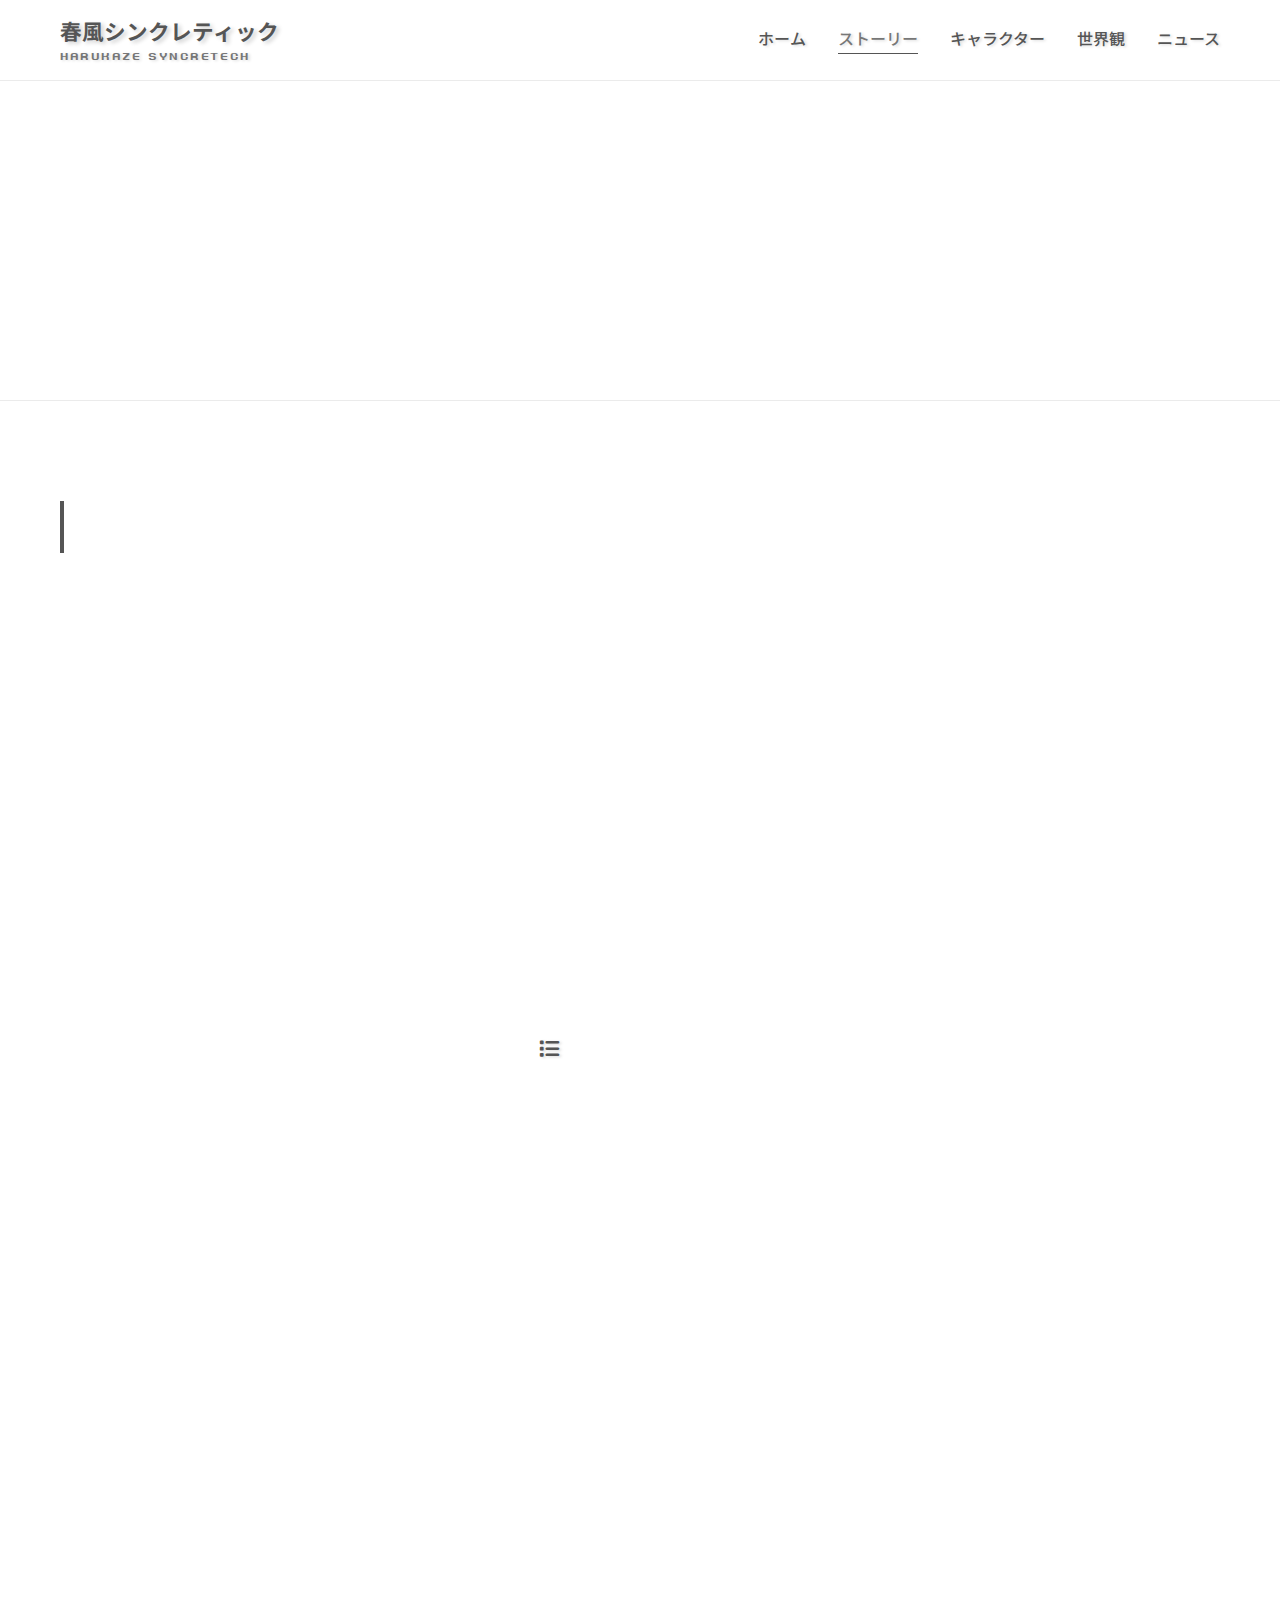
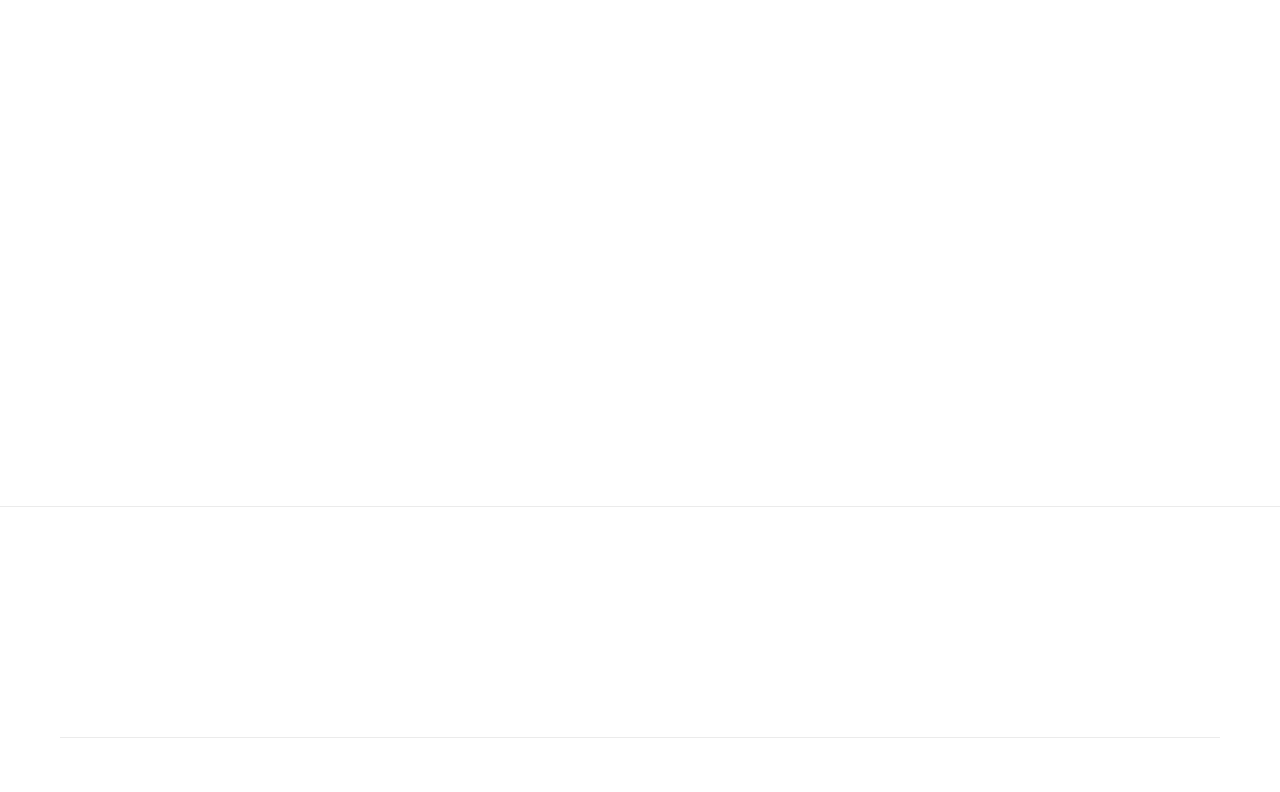
<file: webPage/story.html>
<!DOCTYPE html>
<html lang="ja">
<head>
    <meta charset="UTF-8">
    <meta name="viewport" content="width=device-width, initial-scale=1.0">
    <title>ストーリー - 春風シンクレティック</title>
    <link rel="stylesheet" href="styles/main.css">
    <link rel="stylesheet" href="styles/story.css">
    <link href="https://fonts.googleapis.com/css2?family=Noto+Sans+JP:wght@300;400;500;700;900&display=swap" rel="stylesheet">
    <link rel="stylesheet" href="https://cdnjs.cloudflare.com/ajax/libs/font-awesome/6.0.0/css/all.min.css">
</head>
<body>
    <!-- ヘッダー -->
    <header class="header">
        <nav class="navbar">
            <div class="nav-container">
                <div class="nav-logo">
                    <a href="index.html">
                        <span class="logo-text">春風シンクレティック</span>
                        <span class="logo-subtitle">HARUKAZE SYNCRETECH</span>
                    </a>
                </div>
                <ul class="nav-menu">
                    <li class="nav-item">
                        <a href="index.html" class="nav-link">ホーム</a>
                    </li>
                    <li class="nav-item">
                        <a href="story.html" class="nav-link active">ストーリー</a>
                    </li>
                    <li class="nav-item">
                        <a href="characters.html" class="nav-link">キャラクター</a>
                    </li>
                    <li class="nav-item">
                        <a href="world.html" class="nav-link">世界観</a>
                    </li>
                    <li class="nav-item">
                        <a href="#news" class="nav-link">ニュース</a>
                    </li>
                </ul>
                <div class="hamburger">
                    <span class="bar"></span>
                    <span class="bar"></span>
                    <span class="bar"></span>
                </div>
            </div>
        </nav>
    </header>

    <!-- ページヘッダー -->
    <section class="page-header">
        <div class="container">
            <div class="page-title">
                <h1 class="decrypted-text" data-text="ストーリー">ストーリー</h1>
                <p class="decrypted-text" data-text="~STORY~">~STORY~</p>
            </div>
        </div>
    </section>

    <!-- ストーリー概要 -->
    <section class="story-overview">
        <div class="container">
            <div class="overview-content">
                <div class="overview-text">
                    <h2 class="decrypted-text" data-text="物語の舞台">物語の舞台</h2>
                    <p class="decrypted-text" data-text="2063年、高度AIに加えシンギュラリティである超高度AIレッドボックスが各国の軍事分野を中心に誕生し始めた時代。">2063年、高度AIに加えシンギュラリティである超高度AIレッドボックスが各国の軍事分野を中心に誕生し始めた時代。</p>
                    <p class="decrypted-text" data-text="舞台は時代の波から遅れた山間部の田舎町瑠璃見に生きる少女春風千花はズレた現実を過ごしていた。存在したモノが存在しない現状に半分諦め、自分を責めながら半年がたち慣れを感じ始めていた二度目の高校１年生の春ある日現れた謎の男神田響との出会いから真実への扉が開かれる。">舞台は時代の波から遅れた山間部の田舎町瑠璃見に生きる少女春風千花はズレた現実を過ごしていた。<br>
                        存在したモノが存在しない現状に半分諦め、自分を責めながら半年がたち慣れを感じ始めていた二度目の高校１年生の春<br>
                        ある日現れた謎の男神田響との出会いから真実への扉が開かれる。                    
                        </p>
                </div>
            </div>
        </div>
    </section>

    <!-- エピソード一覧 -->
    <section class="episodes-section">
        <div class="container">
            <h2 class="section-title">
                <span class="title-icon"><i class="fas fa-list"></i></span>
                <span class="decrypted-text" data-text="エピソード一覧">エピソード一覧</span>
            </h2>
            <div class="episodes-grid">
                <div class="episode-card">
                    <div class="episode-header">
                        <div class="episode-number">#1</div>
                        <h3 class="decrypted-text" data-text="Contact">Contact</h3>
                    </div>
                    <div class="episode-content">
                        <p class="episode-description decrypted-text" data-text="ズレた現実を過ごしていた千花に突如現れた謎の男神田響との出会いから真実への扉が開かれる。">ズレた現実を過ごしていた千花に突如現れた謎の男神田響との出会いから真実への扉が開かれる。</p>
                        <div class="episode-meta">
                            <span class="episode-status available decrypted-text" data-text="公開中">公開中</span>
                            <span class="episode-date decrypted-text" data-text="2025.09.16">2025.09.16</span>
                        </div>
                        <a href="episode1.html" class="btn btn-primary">
                            <span class="decrypted-text" data-text="読む">読む</span> <i class="fas fa-arrow-right"></i>
                        </a>
                    </div>
                </div>

                <div class="episode-card">
                    <div class="episode-header">
                        <div class="episode-number">#2</div>
                        <h3 class="decrypted-text" data-text="Log">Log</h3>
                    </div>
                    <div class="episode-content">
                        <p class="episode-description decrypted-text" data-text="千花とカイ・ローレンスの出会い、そして神田から渡されたメモリーに隠された真実。">千花とカイ・ローレンスの出会い、そして神田から渡されたメモリーに隠された真実。</p>
                        <div class="episode-meta">
                            <span class="episode-status available decrypted-text" data-text="公開中">公開中</span>
                            <span class="episode-date decrypted-text" data-text="2025.01.15">2025.01.15</span>
                        </div>
                        <a href="episode2.html" class="btn btn-primary">
                            <span class="decrypted-text" data-text="読む">読む</span> <i class="fas fa-arrow-right"></i>
                        </a>
                    </div>
                </div>

                <div class="episode-card">
                    <div class="episode-header">
                        <div class="episode-number">#3</div>
                        <h3 class="decrypted-text" data-text="Boundary">Boundary</h3>
                    </div>
                    <div class="episode-content">
                        <p class="episode-description decrypted-text" data-text="認識の外側。神田の言葉が日常に侵食し、千花は迫り来る闘いに耐える。">認識の外側。神田の言葉が日常に侵食し、千花は迫り来る闘いに耐える。</p>
                        <div class="episode-meta">
                            <span class="episode-status available decrypted-text" data-text="公開中">公開中</span>
                            <span class="episode-date decrypted-text" data-text="2025.03.02">2025.03.02</span>
                        </div>
                        <a href="episode3.html" class="btn btn-primary">
                            <span class="decrypted-text" data-text="読む">読む</span> <i class="fas fa-arrow-right"></i>
                        </a>
                    </div>
                </div>

                <div class="episode-card">
                    <div class="episode-header">
                        <div class="episode-number">#4</div>
                        <h3 class="decrypted-text" data-text="Crumbling Sandbox">Crumbling Sandbox</h3>
                    </div>
                    <div class="episode-content">
                        <p class="episode-description decrypted-text" data-text="保健室での記憶、2072年の過去篇。そして雷鳥が瑠璃見に降り、襲撃が始まる。">保健室での記憶、2072年の過去篇。そして雷鳥が瑠璃見に降り、襲撃が始まる。</p>
                        <div class="episode-meta">
                            <span class="episode-status available decrypted-text" data-text="公開中">公開中</span>
                            <span class="episode-date decrypted-text" data-text="2025.03.02">2025.03.02</span>
                        </div>
                        <a href="episode4.html" class="btn btn-primary">
                            <span class="decrypted-text" data-text="読む">読む</span> <i class="fas fa-arrow-right"></i>
                        </a>
                    </div>
                </div>
            </div>
        </div>
    </section>

    <!-- Access Denied Overlay -->
    <div class="access-denied-overlay" id="accessDeniedOverlay">
        <div class="access-denied-text" id="accessDeniedText">ACCESS DENIED</div>
        <div class="access-denied-subtitle">Reject Access</div>
        <button class="access-denied-close" onclick="closeAccessDenied()">閉じる</button>
    </div>

    <!-- フッター -->
    <footer class="footer">
        <div class="container">
            <div class="footer-content">
                <div class="footer-section">
                    <h3 class="decrypted-text" data-text="春風シンクレティック">春風シンクレティック</h3>
                    <p class="decrypted-text" data-text="2063年、高度AIが支配する世界で、一人の少女が運命と向き合う物語">2063年、高度AIが支配する世界で、一人の少女が運命と向き合う物語</p>
                </div>
                <div class="footer-section">
                    <h4 class="decrypted-text" data-text="サイトマップ">サイトマップ</h4>
                    <ul>
                        <li><a href="index.html" class="decrypted-text" data-text="ホーム">ホーム</a></li>
                        <li><a href="story.html" class="decrypted-text" data-text="ストーリー">ストーリー</a></li>
                        <li><a href="characters.html" class="decrypted-text" data-text="キャラクター">キャラクター</a></li>
                        <li><a href="world.html" class="decrypted-text" data-text="世界観">世界観</a></li>
                    </ul>
                </div>
                <div class="footer-section">
                    <h4 class="decrypted-text" data-text="お問い合わせ">お問い合わせ</h4>
                    <p class="decrypted-text" data-text="公式サイトに関するお問い合わせはこちらまで">公式サイトに関するお問い合わせはこちらまで</p>
                </div>
            </div>
            <div class="footer-bottom">
                <p class="decrypted-text" data-text="© 2025 春風シンクレティック. All rights reserved by HoloMoto">&copy; 2025 春風シンクレティック. All rights reserved by HoloMoto.</p>
            </div>
        </div>
    </footer>

    <script src="scripts/main.js"></script>
</body>
</html>
</file>
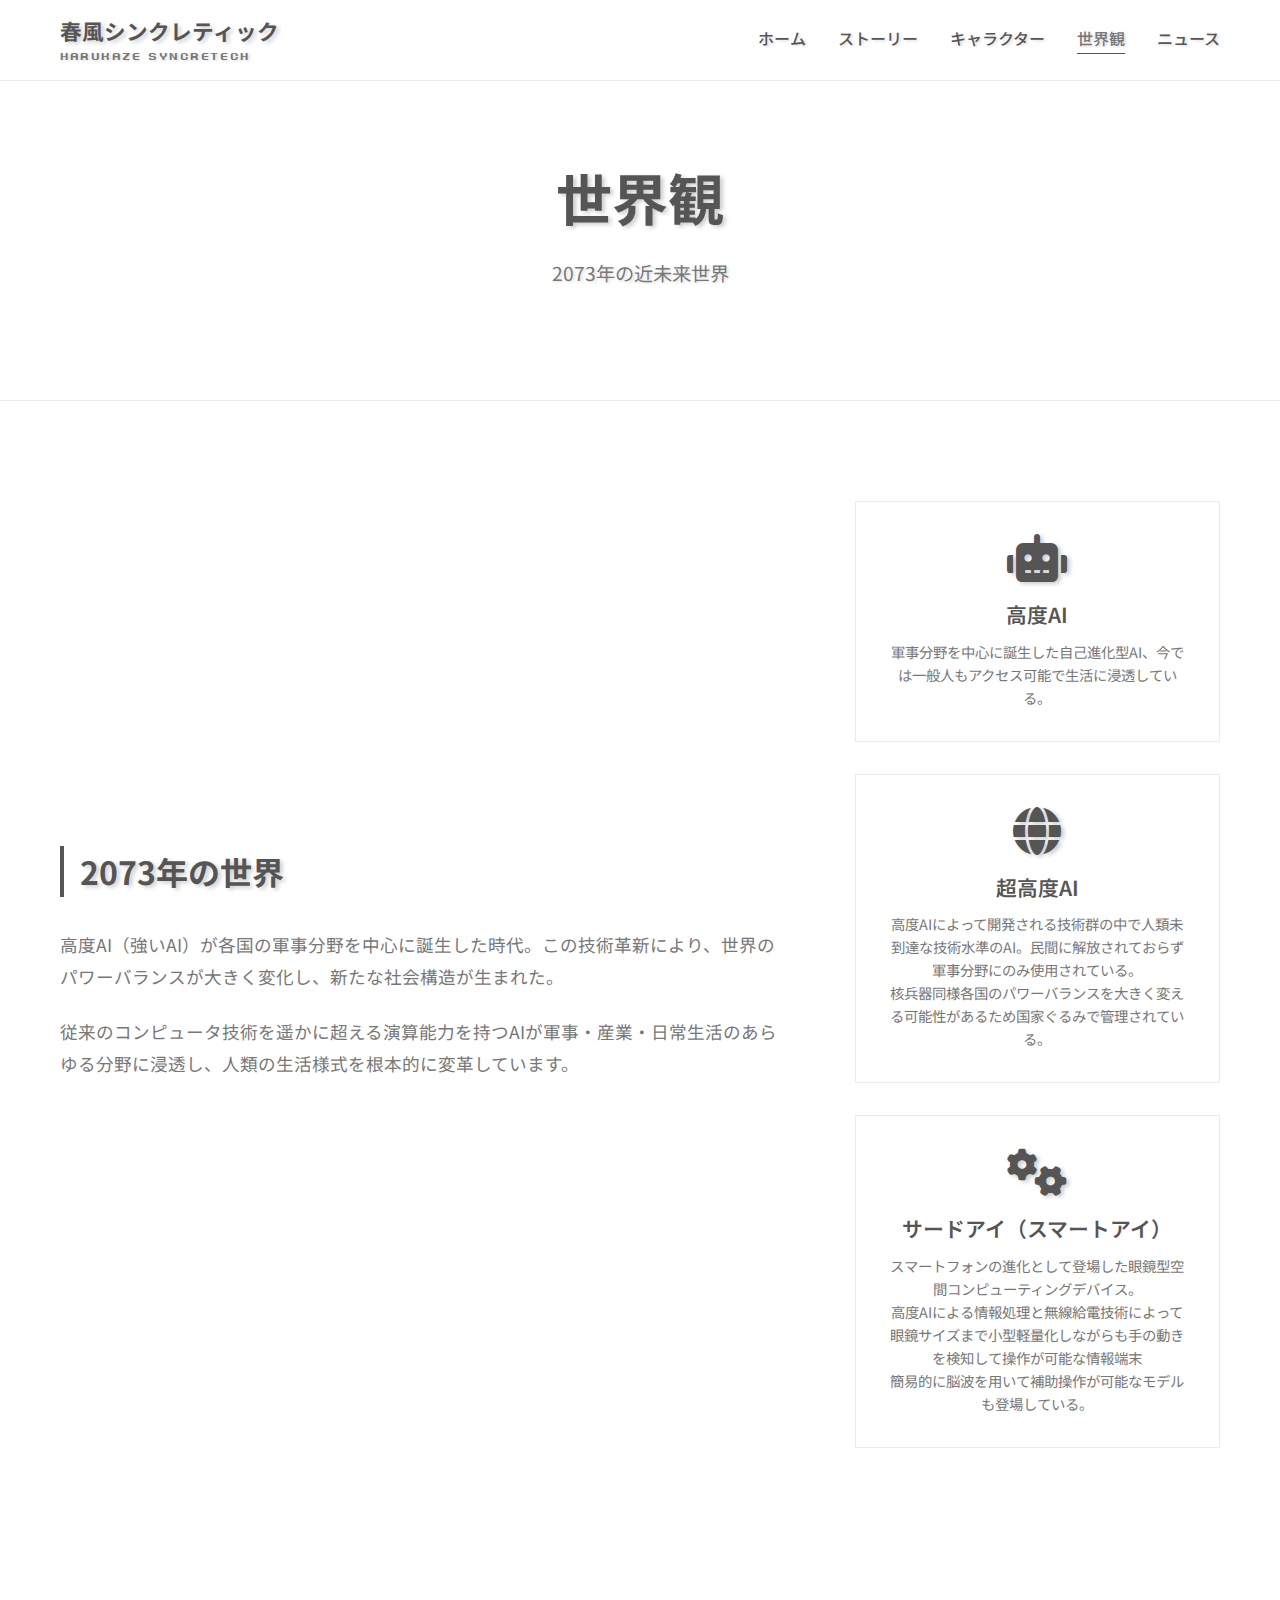
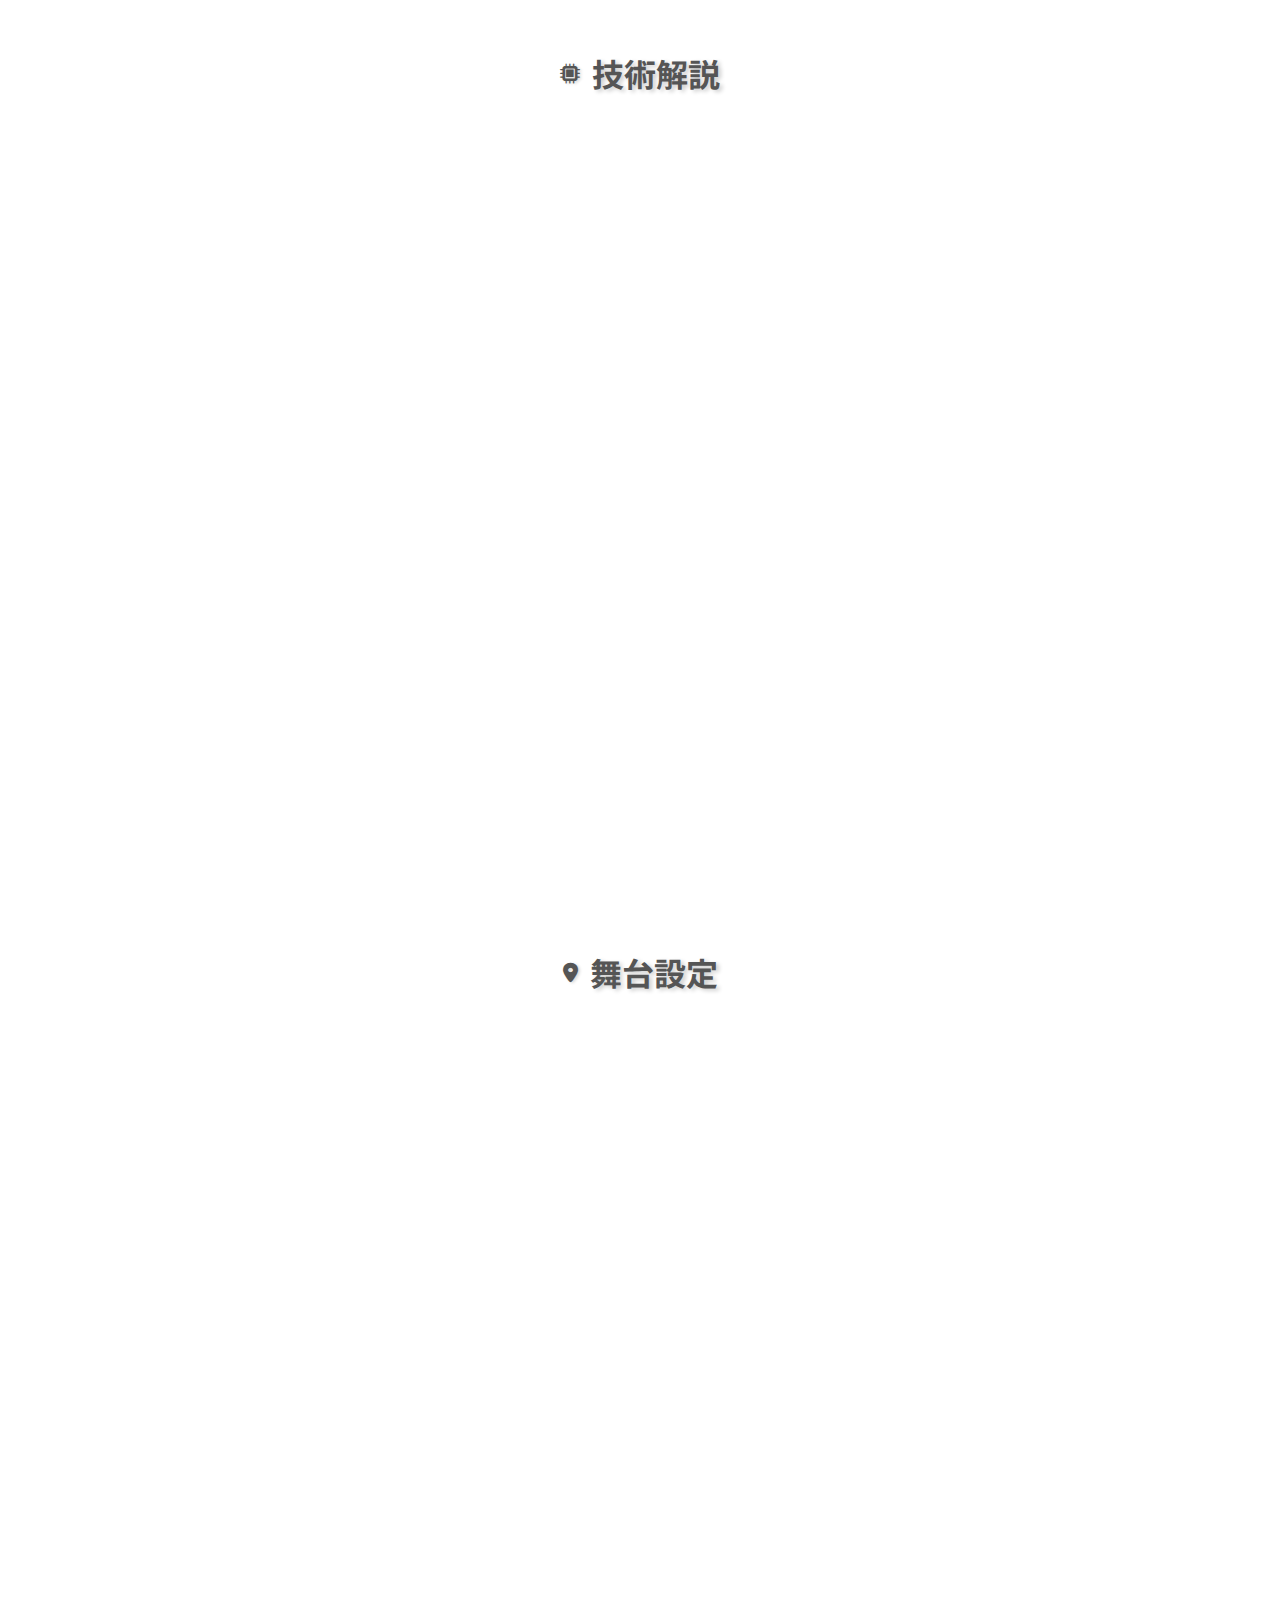
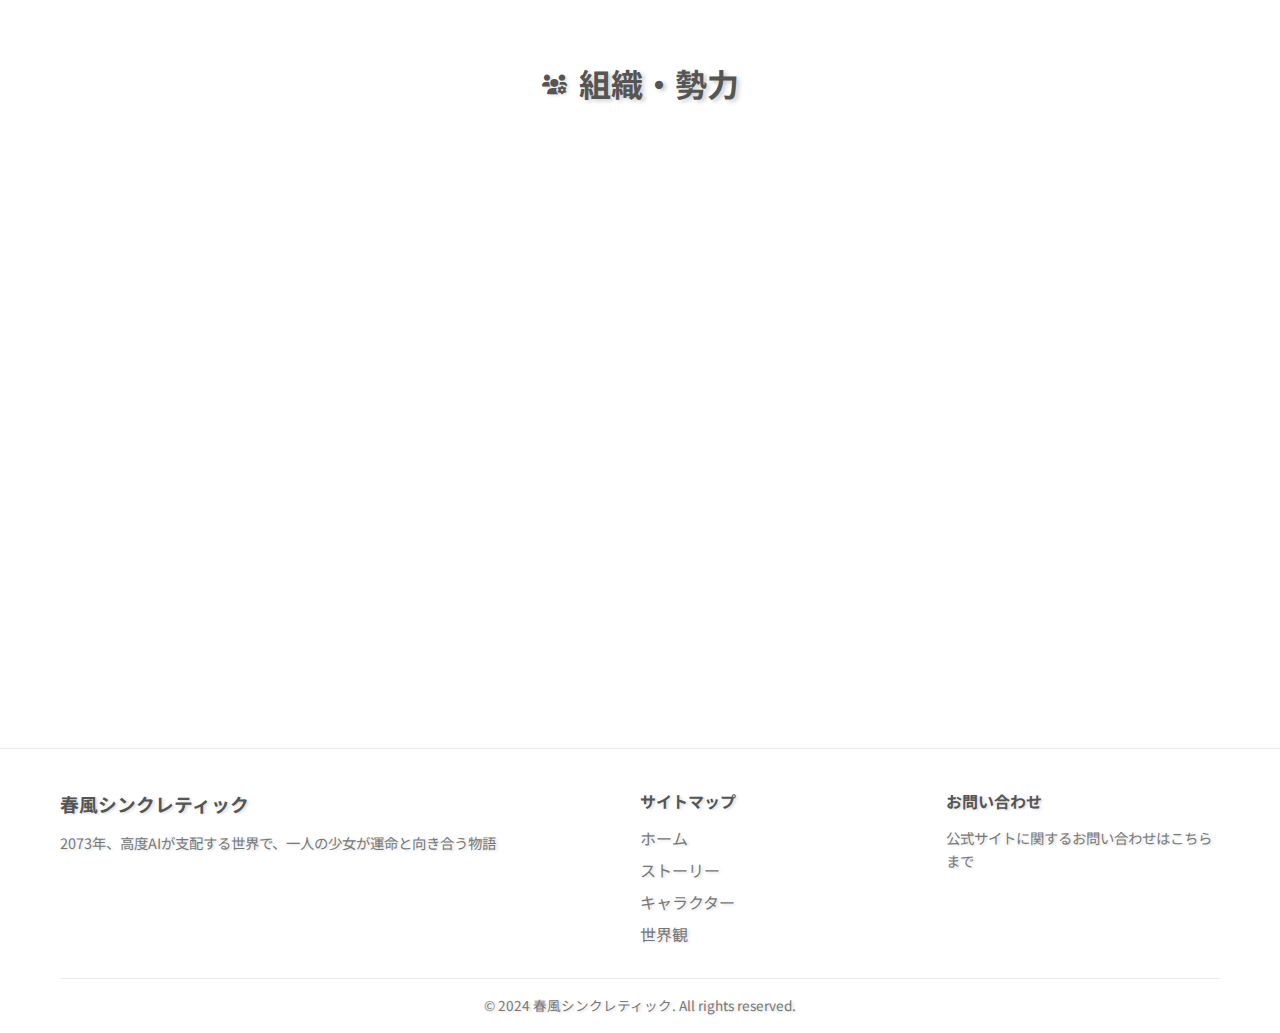
<file: webPage/world.html>
<!DOCTYPE html>
<html lang="ja">
<head>
    <meta charset="UTF-8">
    <meta name="viewport" content="width=device-width, initial-scale=1.0">
    <title>世界観 - 春風シンクレティック</title>
    <link rel="stylesheet" href="styles/main.css">
    <link rel="stylesheet" href="styles/world.css">
    <link href="https://fonts.googleapis.com/css2?family=Noto+Sans+JP:wght@300;400;500;700;900&display=swap" rel="stylesheet">
    <link rel="stylesheet" href="https://cdnjs.cloudflare.com/ajax/libs/font-awesome/6.0.0/css/all.min.css">
</head>
<body>
    <!-- ヘッダー -->
    <header class="header">
        <nav class="navbar">
            <div class="nav-container">
                <div class="nav-logo">
                    <a href="index.html">
                        <span class="logo-text">春風シンクレティック</span>
                        <span class="logo-subtitle">HARUKAZE SYNCRETECH</span>
                    </a>
                </div>
                <ul class="nav-menu">
                    <li class="nav-item">
                        <a href="index.html" class="nav-link">ホーム</a>
                    </li>
                    <li class="nav-item">
                        <a href="story.html" class="nav-link">ストーリー</a>
                    </li>
                    <li class="nav-item">
                        <a href="characters.html" class="nav-link">キャラクター</a>
                    </li>
                    <li class="nav-item">
                        <a href="world.html" class="nav-link active">世界観</a>
                    </li>
                    <li class="nav-item">
                        <a href="#news" class="nav-link">ニュース</a>
                    </li>
                </ul>
                <div class="hamburger">
                    <span class="bar"></span>
                    <span class="bar"></span>
                    <span class="bar"></span>
                </div>
            </div>
        </nav>
    </header>

    <!-- ページヘッダー -->
    <section class="page-header">
        <div class="container">
            <div class="page-title">
                <h1>世界観</h1>
                <p>2073年の近未来世界</p>
            </div>
        </div>
    </section>

    <!-- 時代背景 -->
    <section class="era-background">
        <div class="container">
            <div class="era-content">
                <div class="era-text">
                    <h2>2073年の世界</h2>
                    <p>高度AI（強いAI）が各国の軍事分野を中心に誕生した時代。この技術革新により、世界のパワーバランスが大きく変化し、新たな社会構造が生まれた。</p>
                    <p>従来のコンピュータ技術を遥かに超える演算能力を持つAIが軍事・産業・日常生活のあらゆる分野に浸透し、人類の生活様式を根本的に変革しています。</p>
                </div>
                <div class="era-visual">
                    <div class="tech-showcase">
                        <div class="tech-item">
                            <i class="fas fa-robot"></i>
                            <h3>高度AI</h3>
                            <p>軍事分野を中心に誕生した自己進化型AI、今では一般人もアクセス可能で生活に浸透している。</p>
                        </div>
                        <div class="tech-item">
                            <i class="fas fa-globe"></i>
                            <h3>超高度AI</h3>
                            <p>高度AIによって開発される技術群の中で人類未到達な技術水準のAI。民間に解放されておらず軍事分野にのみ使用されている。<br>核兵器同様各国のパワーバランスを大きく変える可能性があるため国家ぐるみで管理されている。</p>
                        </div>
                        <div class="tech-item">
                            <i class="fas fa-cogs"></i>
                            <h3>サードアイ（スマートアイ）</h3>
                            <p>スマートフォンの進化として登場した眼鏡型空間コンピューティングデバイス。<br>高度AIによる情報処理と無線給電技術によって眼鏡サイズまで小型軽量化しながらも手の動きを検知して操作が可能な情報端末<br>簡易的に脳波を用いて補助操作が可能なモデルも登場している。</p>
                        </div>
                    </div>
                </div>
            </div>
        </div>
    </section>

    <!-- 技術解説 -->
    <section class="technology-section">
        <div class="container">
            <h2 class="section-title">
                <span class="title-icon"><i class="fas fa-microchip"></i></span>
                技術解説
            </h2>
            <div class="tech-grid">
                <div class="tech-card">
                    <div class="tech-icon">
                        <i class="fas fa-eye"></i>
                    </div>
                    <h3>サードアイ</h3>
                    <p class="tech-subtitle">XRデバイス</p>
                    <div class="tech-description">
                        <p>現代のメガネと見た目が全く同じXRデバイス。超小型プロセッサ、バッテリー、ディスプレイのみで構築されたサードアイはかつてのユビキタスネットワーク論を拡張したネオユビキタスネットワークによって実現した。</p>
                        <div class="tech-features">
                            <div class="feature">
                                <i class="fas fa-check"></i>
                                <span>超小型プロセッサ</span>
                            </div>
                            <div class="feature">
                                <i class="fas fa-check"></i>
                                <span>高性能バッテリー</span>
                            </div>
                            <div class="feature">
                                <i class="fas fa-check"></i>
                                <span>高解像度ディスプレイ</span>
                            </div>
                        </div>
                    </div>
                </div>

                <div class="tech-card">
                    <div class="tech-icon">
                        <i class="fas fa-network-wired"></i>
                    </div>
                    <h3>ネオユビキタスネットワーク</h3>
                    <p class="tech-subtitle">次世代ネットワーク</p>
                    <div class="tech-description">
                        <p>大規模データサーバーと量子型演算コンピュータを融合したインフラ施設と町中に展開される高性能無線回線によって実現。椅子など日常で過ごす時間が多い家具らによる無線給電システムでバッテリー問題を解消した。</p>
                        <div class="tech-features">
                            <div class="feature">
                                <i class="fas fa-check"></i>
                                <span>量子型演算コンピュータ</span>
                            </div>
                            <div class="feature">
                                <i class="fas fa-check"></i>
                                <span>高性能無線回線</span>
                            </div>
                            <div class="feature">
                                <i class="fas fa-check"></i>
                                <span>無線給電システム</span>
                            </div>
                        </div>
                    </div>
                </div>

                <div class="tech-card">
                    <div class="tech-icon">
                        <i class="fas fa-brain"></i>
                    </div>
                    <h3>ユビキタスリンカー</h3>
                    <p class="tech-subtitle">ブレインマシンインターフェース</p>
                    <div class="tech-description">
                        <p>量子コンピュータの演算能力を身体に取り入れるブレインマシンインターフェース。世界初の被験者が千花。ユビキタスコアと呼ばれるデバイスを頭に埋め込むことで量子コンピュータが作り出す文明シュミレーターへアクセスすることが可能となる。</p>
                        <div class="tech-features">
                            <div class="feature">
                                <i class="fas fa-check"></i>
                                <span>量子コンピュータ演算</span>
                            </div>
                            <div class="feature">
                                <i class="fas fa-check"></i>
                                <span>文明シュミレーター</span>
                            </div>
                            <div class="feature">
                                <i class="fas fa-check"></i>
                                <span>リアルタイム性</span>
                            </div>
                        </div>
                    </div>
                </div>
            </div>
        </div>
    </section>

    <!-- 舞台設定 -->
    <section class="setting-section">
        <div class="container">
            <h2 class="section-title">
                <span class="title-icon"><i class="fas fa-map-marker-alt"></i></span>
                舞台設定
            </h2>
            <div class="setting-content">
                <div class="location-card">
                    <div class="location-header">
                        <h3>瑠璃見町</h3>
                        <p class="location-subtitle">物語の舞台</p>
                    </div>
                    <div class="location-description">
                        <p>時代の波から遅れた山間部の田舎町。2072年4月14日、琴音が運転するバイクが瑠璃見町紺虹峠で交通事故を起こし、ここから物語が始まる。</p>
                        <p>ネオユビキタスネットワークの恩恵を十分に受けられない地域であり、都市部とは異なる生活様式が残っている。しかし、その静かな環境が、後に起こる大規模な紛争の舞台となる。</p>
                    </div>
                    <div class="location-features">
                        <div class="feature-item">
                            <i class="fas fa-mountain"></i>
                            <span>山間部の田舎町</span>
                        </div>
                        <div class="feature-item">
                            <i class="fas fa-car-crash"></i>
                            <span>交通事故の現場</span>
                        </div>
                        <div class="feature-item">
                            <i class="fas fa-bomb"></i>
                            <span>紛争の舞台</span>
                        </div>
                    </div>
                </div>
            </div>
        </div>
    </section>

    <!-- 組織・勢力 -->
    <section class="organizations-section">
        <div class="container">
            <h2 class="section-title">
                <span class="title-icon"><i class="fas fa-users-cog"></i></span>
                組織・勢力
            </h2>
            <div class="organizations-grid">
                <div class="org-card">
                    <div class="org-header">
                        <div class="org-icon">
                            <i class="fas fa-shield-alt"></i>
                        </div>
                        <h3>スサノオ隊</h3>
                        <p class="org-subtitle">自衛隊電子戦部隊</p>
                    </div>
                    <div class="org-description">
                        <p>自衛隊の電子戦部隊。隊長は近藤達也。荒木紘一から事件の真相を聞き、千花を保護する。第13課との対立の中心となる組織。</p>
                        <div class="org-members">
                            <div class="member">
                                <strong>近藤達也</strong> - 隊長
                            </div>
                            <div class="member">
                                <strong>清水</strong> - 隊員
                            </div>
                        </div>
                    </div>
                </div>

                <div class="org-card">
                    <div class="org-header">
                        <div class="org-icon">
                            <i class="fas fa-user-secret"></i>
                        </div>
                        <h3>公安情報局第13課</h3>
                        <p class="org-subtitle">情報機関</p>
                    </div>
                    <div class="org-description">
                        <p>公安情報局の第13課。琴音と癒着し、ユビキタスリンカーの技術を独占しようとする。スサノオ隊と対立し、瑠璃見紛争を引き起こす。</p>
                        <div class="org-activities">
                            <div class="activity">
                                <i class="fas fa-exclamation-triangle"></i>
                                <span>千花の誘拐未遂</span>
                            </div>
                            <div class="activity">
                                <i class="fas fa-skull-crossbones"></i>
                                <span>響の暗殺</span>
                            </div>
                        </div>
                    </div>
                </div>

                <div class="org-card">
                    <div class="org-header">
                        <div class="org-icon">
                            <i class="fas fa-graduation-cap"></i>
                        </div>
                        <h3>大学病院研究チーム</h3>
                        <p class="org-subtitle">医療・研究機関</p>
                    </div>
                    <div class="org-description">
                        <p>都内の大学病院に勤める研究者たち。荒木紘一を中心に、千花の治療とユビキタスリンカーの開発に関わる。非人道的な実験の実行者でもある。</p>
                        <div class="org-members">
                            <div class="member">
                                <strong>荒木紘一</strong> - 主任研究者
                            </div>
                        </div>
                    </div>
                </div>
            </div>
        </div>
    </section>

    <!-- フッター -->
    <footer class="footer">
        <div class="container">
            <div class="footer-content">
                <div class="footer-section">
                    <h3>春風シンクレティック</h3>
                    <p>2073年、高度AIが支配する世界で、一人の少女が運命と向き合う物語</p>
                </div>
                <div class="footer-section">
                    <h4>サイトマップ</h4>
                    <ul>
                        <li><a href="index.html">ホーム</a></li>
                        <li><a href="story.html">ストーリー</a></li>
                        <li><a href="characters.html">キャラクター</a></li>
                        <li><a href="world.html">世界観</a></li>
                    </ul>
                </div>
                <div class="footer-section">
                    <h4>お問い合わせ</h4>
                    <p>公式サイトに関するお問い合わせはこちらまで</p>
                </div>
            </div>
            <div class="footer-bottom">
                <p>&copy; 2024 春風シンクレティック. All rights reserved.</p>
            </div>
        </div>
    </footer>

    <script src="scripts/main.js"></script>
</body>
</html>
</file>
<file: webPage/styles/splash.css>
/* FUI Splash - ガンダム／軍事オペレーション風 */
/* 英字のみ GAU Root、日本語は Noto Sans JP のまま */

@font-face {
  font-family: 'GAU Root';
  src: url('../font/GAU_Root_Nomal.ttf') format('truetype');
  font-weight: normal;
  font-style: normal;
  font-display: block;
}

#fui-splash {
  --fui-bg: #ffffff;
  --fui-text: #555555;
  --fui-text-shadow: 3px 2px 4px rgba(0, 0, 0, 0.2);
  --fui-grid: rgba(0, 0, 0, 0.06);
  --fui-scan: rgba(0, 0, 0, 0.04);
  --fui-line: rgba(0, 0, 0, 0.15);
  --fui-corner: #666666;
}

#fui-splash {
  position: fixed;
  inset: 0;
  top: env(safe-area-inset-top);
  right: env(safe-area-inset-right);
  bottom: env(safe-area-inset-bottom);
  left: env(safe-area-inset-left);
  z-index: 99999;
  background: var(--fui-bg);
  cursor: pointer;
  -webkit-tap-highlight-color: transparent;
  touch-action: manipulation;
  overflow: hidden;
  transition: opacity 0.6s ease, visibility 0.6s ease;
}

#fui-splash.hide {
  opacity: 0;
  visibility: hidden;
  pointer-events: none;
}

/* スキャンライン */
#fui-splash::before {
  content: '';
  position: absolute;
  inset: 0;
  background: repeating-linear-gradient(
    0deg,
    transparent,
    transparent 2px,
    var(--fui-scan) 2px,
    var(--fui-scan) 3px
  );
  animation: fui-scan 0.12s linear infinite;
  pointer-events: none;
}

@keyframes fui-scan {
  0% { transform: translateY(0); }
  100% { transform: translateY(4px); }
}

/* グリッド */
.fui-grid {
  position: absolute;
  inset: 0;
  background-image:
    linear-gradient(var(--fui-grid) 1px, transparent 1px),
    linear-gradient(90deg, var(--fui-grid) 1px, transparent 1px);
  background-size: 40px 40px;
  pointer-events: none;
}

/* ビネット（白背景ではごく薄く） */
#fui-splash::after {
  content: '';
  position: absolute;
  inset: 0;
  background: radial-gradient(
    ellipse at center,
    transparent 50%,
    rgba(0, 0, 0, 0.03) 100%
  );
  pointer-events: none;
}

/* 中央フレーム（角 L 字） */
.fui-frame {
  position: absolute;
  inset: 12%;
  pointer-events: none;
}

.fui-corner {
  position: absolute;
  width: 24px;
  height: 24px;
  border-color: var(--fui-corner);
  border-style: solid;
  border-width: 0;
  opacity: 0.7;
  box-sizing: border-box;
}

.fui-corner-tl { top: 0; left: 0; border-left-width: 2px; border-top-width: 2px; }
.fui-corner-tr { top: 0; right: 0; border-right-width: 2px; border-top-width: 2px; }
.fui-corner-bl { bottom: 0; left: 0; border-left-width: 2px; border-bottom-width: 2px; }
.fui-corner-br { bottom: 0; right: 0; border-right-width: 2px; border-bottom-width: 2px; }

/* 中央コンテンツ */
.fui-center {
  position: absolute;
  inset: 12%;
  display: flex;
  align-items: center;
  justify-content: center;
  flex-direction: column;
}

/* 英字のみ FUI フォント・グレー文字＋右に影 */
.fui-phase {
  font-family: 'GAU Root', 'Share Tech Mono', monospace;
  position: absolute;
  visibility: hidden;
  opacity: 0;
  display: flex;
  align-items: center;
  justify-content: center;
  flex-direction: column;
  text-align: center;
  color: var(--fui-text);
  text-shadow: var(--fui-text-shadow);
  transition: opacity 0.3s ease, visibility 0.3s ease;
}

.fui-phase.active {
  position: relative;
  visibility: visible;
  opacity: 1;
}

/* Phase 1: Welcome */
.fui-welcome {
  font-size: clamp(1rem, 4vw, 1.5rem);
  letter-spacing: 0.2em;
  animation: fui-blink 1s ease-in-out infinite;
}

@keyframes fui-blink {
  0%, 100% { opacity: 1; }
  50% { opacity: 0.15; }
}

/* Phase 2: Typewriter */
.fui-typewriter-wrap {
  font-size: clamp(0.65rem, 2.2vw, 0.9rem);
  line-height: 1.6;
  max-width: 90%;
  text-align: left;
}

.fui-typewriter-wrap .cursor {
  display: inline-block;
  width: 2px;
  height: 1em;
  background: var(--fui-text);
  margin-left: 2px;
  vertical-align: text-bottom;
  animation: fui-cursor-blink 0.6s step-end infinite;
}

.fui-typewriter-wrap .cursor.hidden {
  display: none;
}

@keyframes fui-cursor-blink {
  0%, 50% { opacity: 1; }
  51%, 100% { opacity: 0; }
}

/* Phase 3: Acronym */
.fui-acronym-phase {
  position: relative;
  font-size: clamp(1.2rem, 5vw, 2rem);
  letter-spacing: 0.15em;
  text-shadow: var(--fui-text-shadow);
}

.fui-acronym-phase .fui-acronym-lower,
.fui-acronym-phase .fui-acronym-upper {
  transition: opacity 0.8s ease;
}

.fui-acronym-phase .fui-acronym-upper {
  position: absolute;
  left: 50%;
  top: 50%;
  transform: translate(-50%, -50%);
  opacity: 0;
}

.fui-acronym-phase.fade-done .fui-acronym-lower {
  opacity: 0;
}

.fui-acronym-phase.fade-done .fui-acronym-upper {
  opacity: 1;
}

/* Phase 4: Final */
.fui-phase#fui-phase-final .fui-sub {
  font-size: clamp(0.7rem, 2.5vw, 0.95rem);
  letter-spacing: 0.25em;
  opacity: 0.85;
  margin-bottom: 0.5rem;
}

.fui-phase#fui-phase-final .fui-line {
  width: 60px;
  height: 1px;
  background: var(--fui-line);
  margin: 0.8rem 0;
}

.fui-phase#fui-phase-final .fui-acronym {
  font-size: clamp(1.1rem, 4.5vw, 1.8rem);
  letter-spacing: 0.2em;
  text-shadow: var(--fui-text-shadow);
  animation: fui-glow 2.5s ease-in-out infinite;
}

@keyframes fui-glow {
  0%, 100% { opacity: 0.9; filter: brightness(1); }
  50% { opacity: 1; filter: brightness(1.15); }
}

.fui-phase#fui-phase-final .fui-tap {
  margin-top: 2rem;
  font-size: clamp(0.65rem, 2vw, 0.8rem);
  letter-spacing: 0.3em;
  opacity: 0.7;
  animation: fui-tap-pulse 1.2s ease-in-out infinite;
}

@keyframes fui-tap-pulse {
  0%, 100% { opacity: 0.5; }
  50% { opacity: 1; }
}

/* 日本語はスプラッシュ内でも Noto Sans JP */
.fui-ja {
  font-family: 'Noto Sans JP', sans-serif;
}
</file>
<file: webPage/styles/main.css>
/* ページ本体 - スプラッシュに合わせた白背景・グレー＋右影 */
/* 英字: GAU Root / Share Tech Mono、日本語: Noto Sans JP */

@font-face {
  font-family: 'GAU Root';
  src: url('../font/GAU_Root_Nomal.ttf') format('truetype');
  font-weight: normal;
  font-style: normal;
  font-display: block;
}

:root {
  --page-bg: #ffffff;
  --page-text: #555555;
  --page-text-light: #777777;
  --page-shadow: 3px 2px 4px rgba(0, 0, 0, 0.2);
  --page-shadow-sm: 2px 1px 3px rgba(0, 0, 0, 0.15);
  --page-border: rgba(0, 0, 0, 0.08);
  --page-line: rgba(0, 0, 0, 0.12);
  --transition: all 0.25s ease;
  /* 他ページ用互換（同じテーマに統一） */
  --primary-color: var(--page-text);
  --secondary-color: var(--page-text-light);
  --tertiary-color: var(--page-bg);
  --accent-color: var(--page-text);
  --text-dark: var(--page-text);
  --text-light: var(--page-text-light);
  --text-on-light: var(--page-text);
  --bg-light: var(--page-bg);
  --bg-white: var(--page-bg);
}

* {
  margin: 0;
  padding: 0;
  box-sizing: border-box;
}

body {
  font-family: 'Noto Sans JP', sans-serif;
  line-height: 1.6;
  color: var(--page-text);
  background: var(--page-bg);
  overflow-x: hidden;
}

.container {
  max-width: 1200px;
  margin: 0 auto;
  padding: 0 20px;
}

/* 英字用フォント（ロゴ・サブタイトル等） */
.font-en {
  font-family: 'GAU Root', 'Share Tech Mono', monospace;
}

/* 共通：右側に影 */
.text-shadow {
  text-shadow: var(--page-shadow);
}

/* ========== ヘッダー ========== */
.header {
  position: fixed;
  top: 0;
  width: 100%;
  background: var(--page-bg);
  border-bottom: 1px solid var(--page-border);
  z-index: 1000;
  transition: var(--transition);
}

.navbar {
  padding: 0.9rem 0;
}

.nav-container {
  max-width: 1200px;
  margin: 0 auto;
  padding: 0 20px;
  display: flex;
  justify-content: space-between;
  align-items: center;
}

.nav-logo a {
  text-decoration: none;
  color: var(--page-text);
}

.logo-text {
  display: block;
  font-size: 1.35rem;
  font-weight: 700;
  color: var(--page-text);
  text-shadow: var(--page-shadow);
}

.logo-subtitle {
  display: block;
  font-family: 'GAU Root', 'Share Tech Mono', monospace;
  font-size: 0.65rem;
  font-weight: 400;
  color: var(--page-text-light);
  letter-spacing: 0.15em;
  text-shadow: var(--page-shadow-sm);
}

.nav-menu {
  display: flex;
  list-style: none;
  gap: 2rem;
}

.nav-link {
  text-decoration: none;
  color: var(--page-text);
  font-weight: 500;
  text-shadow: var(--page-shadow-sm);
  transition: var(--transition);
}

.nav-link:hover,
.nav-link.active {
  color: var(--page-text-light);
}

.nav-link::after {
  content: '';
  display: block;
  width: 0;
  height: 1px;
  background: var(--page-text);
  transition: var(--transition);
  margin-top: 2px;
}

.nav-link:hover::after,
.nav-link.active::after {
  width: 100%;
}

.hamburger {
  display: none;
  flex-direction: column;
  cursor: pointer;
}

.bar {
  width: 24px;
  height: 2px;
  background: var(--page-text);
  margin: 4px 0;
  transition: var(--transition);
}

/* ========== ヒーロー ========== */
.hero {
  min-height: 100vh;
  position: relative;
  display: flex;
  align-items: center;
  justify-content: center;
  background: var(--page-bg);
  padding: 6rem 1rem 4rem;
}

.hero-background {
  position: absolute;
  inset: 0;
  background: var(--page-bg);
  z-index: 0;
}

.hero-overlay,
.floating-particles {
  display: none;
}

.hero-content {
  position: relative;
  z-index: 1;
  text-align: center;
  max-width: 800px;
}

.hero-main {
  padding: 2rem 0;
}

.hero-title {
  margin-bottom: 1.5rem;
}

.title-main {
  display: block;
  font-size: clamp(2rem, 6vw, 3.5rem);
  font-weight: 700;
  color: var(--page-text);
  text-shadow: var(--page-shadow);
  margin-bottom: 0.5rem;
  animation: slideInUp 0.6s ease-out;
}

.title-sub {
  display: block;
  font-family: 'GAU Root', 'Share Tech Mono', monospace;
  font-size: clamp(0.85rem, 2.2vw, 1.1rem);
  font-weight: 400;
  letter-spacing: 0.2em;
  color: var(--page-text-light);
  text-shadow: var(--page-shadow-sm);
  animation: slideInUp 0.6s ease-out 0.15s both;
}

.hero-catchphrase {
  font-size: 1rem;
  font-style: italic;
  margin: 1.5rem 0 1rem;
  color: var(--page-text);
  text-shadow: var(--page-shadow-sm);
  animation: slideInUp 0.6s ease-out 0.3s both;
}

.hero-description {
  font-size: 0.95rem;
  margin-bottom: 2rem;
  color: var(--page-text-light);
  text-shadow: var(--page-shadow-sm);
  animation: slideInUp 0.6s ease-out 0.45s both;
}

.hero-buttons {
  display: flex;
  gap: 1rem;
  justify-content: center;
  flex-wrap: wrap;
  animation: slideInUp 0.6s ease-out 0.6s both;
}

.btn {
  display: inline-flex;
  align-items: center;
  gap: 0.5rem;
  padding: 12px 24px;
  border-radius: 2px;
  text-decoration: none;
  font-weight: 500;
  font-size: 0.9rem;
  transition: var(--transition);
  border: 1px solid var(--page-line);
  color: var(--page-text);
  background: var(--page-bg);
  text-shadow: var(--page-shadow-sm);
}

.btn:hover {
  background: var(--page-text);
  color: var(--page-bg);
  box-shadow: var(--page-shadow);
}

.btn-primary {
  border-color: var(--page-text);
  background: var(--page-text);
  color: var(--page-bg);
}

.btn-primary:hover {
  background: var(--page-text-light);
  border-color: var(--page-text-light);
  color: var(--page-bg);
}

.btn-secondary {
  background: transparent;
  color: var(--page-text);
}

.btn-outline {
  background: transparent;
  color: var(--page-text);
}

.scroll-indicator {
  position: absolute;
  bottom: 1.5rem;
  left: 50%;
  transform: translateX(-50%);
  z-index: 1;
  animation: bounce 2s infinite;
}

.scroll-arrow {
  color: var(--page-text-light);
  font-size: 1.25rem;
  text-shadow: var(--page-shadow-sm);
}

@keyframes bounce {
  0%, 20%, 50%, 80%, 100% { transform: translateX(-50%) translateY(0); }
  40% { transform: translateX(-50%) translateY(-8px); }
  60% { transform: translateX(-50%) translateY(-4px); }
}

@keyframes slideInUp {
  from { opacity: 0; transform: translateY(20px); }
  to { opacity: 1; transform: translateY(0); }
}

/* ========== セクション共通 ========== */
section {
  padding: 4rem 0;
}

.section-header {
  text-align: center;
  margin-bottom: 2.5rem;
}

.section-title {
  font-size: clamp(1.5rem, 4vw, 2rem);
  font-weight: 700;
  color: var(--page-text);
  text-shadow: var(--page-shadow);
  margin-bottom: 0.5rem;
  display: flex;
  align-items: center;
  justify-content: center;
  gap: 0.75rem;
}

.title-icon {
  color: var(--page-text);
  font-size: 1.25rem;
  text-shadow: var(--page-shadow-sm);
}

.section-subtitle {
  font-size: 0.95rem;
  color: var(--page-text-light);
  font-weight: 400;
  text-shadow: var(--page-shadow-sm);
}

/* ========== ストーリープレビュー ========== */
.story-preview {
  background: var(--page-bg);
  border-top: 1px solid var(--page-border);
}

.story-content {
  display: grid;
  grid-template-columns: 1fr 1fr;
  gap: 3rem;
  align-items: center;
}

.story-highlight {
  background: var(--page-bg);
  border: 1px solid var(--page-border);
  padding: 1.5rem;
  margin-bottom: 1.5rem;
}

.story-highlight h3 {
  font-size: 1.25rem;
  margin-bottom: 0.75rem;
  color: var(--page-text);
  text-shadow: var(--page-shadow);
}

.story-highlight p {
  color: var(--page-text-light);
  text-shadow: var(--page-shadow-sm);
}

.story-points {
  display: flex;
  flex-direction: column;
  gap: 0.75rem;
  margin-bottom: 1.5rem;
}

.point {
  display: flex;
  align-items: center;
  gap: 0.75rem;
  padding: 0.75rem 1rem;
  border: 1px solid var(--page-border);
  background: var(--page-bg);
  transition: var(--transition);
}

.point span {
  color: var(--page-text);
  text-shadow: var(--page-shadow-sm);
}

.point:hover {
  border-color: var(--page-text-light);
}

.point i {
  color: var(--page-text);
  font-size: 1rem;
  text-shadow: var(--page-shadow-sm);
}

.main-visual {
  height: 320px;
  display: flex;
  align-items: center;
  justify-content: center;
  border: 1px solid var(--page-border);
  background: var(--page-bg);
}

.visual-content {
  text-align: center;
  color: var(--page-text);
}

.character-focus {
  margin-bottom: 1rem;
}

.character-silhouette-large {
  font-size: 4rem;
  color: var(--page-text-light);
  text-shadow: var(--page-shadow-sm);
}

.visual-glow {
  display: none;
}

.visual-text h3 {
  font-size: 1.25rem;
  font-weight: 600;
  color: var(--page-text);
  text-shadow: var(--page-shadow);
}

.visual-text p {
  font-size: 0.9rem;
  color: var(--page-text-light);
  text-shadow: var(--page-shadow-sm);
}

/* ========== キャラクタープレビュー ========== */
.characters-preview {
  background: var(--page-bg);
  border-top: 1px solid var(--page-border);
}

.characters-showcase {
  margin-bottom: 2rem;
}

.main-character-showcase {
  display: grid;
  grid-template-columns: 1fr 2fr;
  gap: 2rem;
  align-items: center;
  border: 1px solid var(--page-border);
  padding: 2rem;
  margin-bottom: 1.5rem;
  background: var(--page-bg);
}

.character-visual {
  text-align: center;
}

.character-illustration {
  width: 140px;
  height: 140px;
  border: 1px solid var(--page-border);
  display: flex;
  align-items: center;
  justify-content: center;
  margin: 0 auto;
}

.character-illustration i {
  font-size: 3rem;
  color: var(--page-text-light);
  text-shadow: var(--page-shadow-sm);
}

.character-glow-effect {
  display: none;
}

.character-details h3 {
  font-size: 1.5rem;
  font-weight: 600;
  color: var(--page-text);
  text-shadow: var(--page-shadow);
  margin-bottom: 0.25rem;
}

.character-role {
  color: var(--page-text-light);
  font-size: 0.9rem;
  margin-bottom: 1rem;
  text-shadow: var(--page-shadow-sm);
}

.character-description {
  color: var(--page-text-light);
  font-size: 0.95rem;
  line-height: 1.6;
  margin-bottom: 1rem;
  text-shadow: var(--page-shadow-sm);
}

.supporting-characters {
  display: grid;
  grid-template-columns: repeat(3, 1fr);
  gap: 1rem;
}

.character-mini {
  border: 1px solid var(--page-border);
  padding: 1.25rem;
  text-align: center;
  background: var(--page-bg);
  transition: var(--transition);
}

.character-mini:hover {
  border-color: var(--page-text-light);
}

.mini-avatar {
  width: 48px;
  height: 48px;
  border: 1px solid var(--page-border);
  display: flex;
  align-items: center;
  justify-content: center;
  margin: 0 auto 0.75rem;
}

.mini-avatar i {
  font-size: 1.5rem;
  color: var(--page-text-light);
  text-shadow: var(--page-shadow-sm);
}

.character-mini h4 {
  font-size: 0.95rem;
  font-weight: 600;
  color: var(--page-text);
  text-shadow: var(--page-shadow-sm);
  margin-bottom: 0.25rem;
}

.character-mini p {
  font-size: 0.8rem;
  color: var(--page-text-light);
  text-shadow: var(--page-shadow-sm);
}

.characters-more {
  text-align: center;
}

/* ========== 世界観プレビュー ========== */
.world-preview {
  background: var(--page-bg);
  border-top: 1px solid var(--page-border);
}

.world-showcase {
  margin-bottom: 2rem;
}

.world-main {
  display: grid;
  grid-template-columns: 1fr 2fr;
  gap: 2rem;
  align-items: center;
  border: 1px solid var(--page-border);
  padding: 2rem;
  background: var(--page-bg);
}

.world-visual {
  display: flex;
  justify-content: center;
  align-items: center;
}

.tech-illustration {
  position: relative;
  width: 200px;
  height: 200px;
}

.tech-layer {
  position: absolute;
  width: 56px;
  height: 56px;
  border: 1px solid var(--page-border);
  display: flex;
  flex-direction: column;
  align-items: center;
  justify-content: center;
  color: var(--page-text);
  font-size: 1.25rem;
}

.tech-layer span {
  font-size: 0.6rem;
  margin-top: 0.2rem;
  color: var(--page-text-light);
  text-shadow: var(--page-shadow-sm);
}

.tech-layer:nth-child(1) { top: 15%; left: 20%; }
.tech-layer:nth-child(2) { top: 50%; right: 15%; transform: translateY(-50%); }
.tech-layer:nth-child(3) { bottom: 15%; left: 50%; transform: translateX(-50%); }

.world-description h3 {
  font-size: 1.5rem;
  font-weight: 600;
  color: var(--page-text);
  text-shadow: var(--page-shadow);
  margin-bottom: 0.75rem;
}

.world-description p {
  color: var(--page-text-light);
  font-size: 0.95rem;
  line-height: 1.6;
  margin-bottom: 1.5rem;
  text-shadow: var(--page-shadow-sm);
}

.world-features {
  display: flex;
  flex-direction: column;
  gap: 0.5rem;
  margin-bottom: 1.5rem;
}

.feature-item {
  display: flex;
  align-items: center;
  gap: 0.75rem;
  padding: 0.5rem 0;
  color: var(--page-text);
  text-shadow: var(--page-shadow-sm);
  transition: var(--transition);
}

.feature-item:hover {
  color: var(--page-text-light);
}

.feature-item i {
  color: var(--page-text);
  font-size: 1rem;
  width: 20px;
  text-align: center;
}

/* ========== フッター ========== */
.footer {
  background: var(--page-bg);
  border-top: 1px solid var(--page-border);
  padding: 2.5rem 0 1rem;
}

.footer-content {
  display: grid;
  grid-template-columns: 2fr 1fr 1fr;
  gap: 2rem;
  margin-bottom: 1.5rem;
}

.footer-section h3,
.footer-section h4 {
  margin-bottom: 0.75rem;
  color: var(--page-text);
  text-shadow: var(--page-shadow-sm);
}

.footer-section p {
  color: var(--page-text-light);
  font-size: 0.9rem;
  text-shadow: var(--page-shadow-sm);
}

.footer-section ul {
  list-style: none;
}

.footer-section ul li {
  margin-bottom: 0.4rem;
}

.footer-section a {
  color: var(--page-text-light);
  text-decoration: none;
  transition: var(--transition);
  text-shadow: var(--page-shadow-sm);
}

.footer-section a:hover {
  color: var(--page-text);
}

.footer-bottom {
  border-top: 1px solid var(--page-border);
  padding-top: 1rem;
  text-align: center;
  color: var(--page-text-light);
  font-size: 0.85rem;
  text-shadow: var(--page-shadow-sm);
}

/* ========== レスポンシブ ========== */
@media (max-width: 768px) {
  .hamburger {
    display: flex;
  }

  .nav-menu {
    position: fixed;
    left: -100%;
    top: 60px;
    flex-direction: column;
    background: var(--page-bg);
    width: 100%;
    text-align: center;
    padding: 1.5rem 0;
    border-bottom: 1px solid var(--page-border);
    transition: 0.3s;
  }

  .nav-menu.active {
    left: 0;
  }

  .hero {
    padding: 5rem 1rem 3rem;
  }

  .story-content {
    grid-template-columns: 1fr;
    gap: 2rem;
  }

  .main-character-showcase {
    grid-template-columns: 1fr;
    text-align: center;
  }

  .supporting-characters {
    grid-template-columns: 1fr;
  }

  .world-main {
    grid-template-columns: 1fr;
    text-align: center;
  }

  .footer-content {
    grid-template-columns: 1fr;
    gap: 1.5rem;
  }

  .section-title {
    font-size: 1.5rem;
  }
}

@media (max-width: 480px) {
  .container {
    padding: 0 16px;
  }

  .title-main {
    font-size: 1.75rem;
  }

  .btn {
    padding: 10px 20px;
    font-size: 0.85rem;
  }
}
</file>
<file: webPage/styles/characters.css>
/* キャラクターページ専用スタイル */

/* ページヘッダー - 白背景・グレー＋右影 */
.page-header {
    background: var(--page-bg, #fff);
    border-bottom: 1px solid var(--page-border, rgba(0,0,0,0.08));
    padding: 120px 0 80px;
    text-align: center;
    position: relative;
}

.page-header::before {
    display: none;
}

.page-title {
    position: relative;
    z-index: 2;
    padding: 2rem 3rem;
    display: inline-block;
    margin: 0 auto;
}

.page-title h1 {
    font-size: 3.5rem;
    font-weight: 700;
    margin-bottom: 1rem;
    color: var(--page-text, #555);
    text-shadow: 3px 2px 4px rgba(0, 0, 0, 0.2);
}

.page-title p {
    font-size: 1.2rem;
    font-weight: 400;
    color: var(--page-text-light, #777);
    text-shadow: 2px 1px 3px rgba(0, 0, 0, 0.15);
}

/* メインキャラクター */
.main-character {
    padding: 100px 0;
    background: var(--bg-white);
}

.character-detail {
    display: grid;
    grid-template-columns: 1fr 2fr;
    gap: 4rem;
    align-items: start;
}

.character-image-large {
    position: relative;
    text-align: center;
}

.character-illustration {
    width: 350px;
    height: 350px;
    background: var(--page-bg, #fff);
    border: 1px solid var(--page-border, rgba(0,0,0,0.08));
    border-radius: 50%;
    display: flex;
    align-items: center;
    justify-content: center;
    margin: 0 auto 2rem;
    position: relative;
    overflow: hidden;
}

.character-illustration i {
    font-size: 8rem;
    color: var(--page-text-light, #777);
    text-shadow: 3px 2px 4px rgba(0, 0, 0, 0.2);
}

.character-portrait {
    width: 100%;
    height: 100%;
    object-fit: cover;
    border-radius: 50%;
    transition: transform 0.3s ease;
}

.character-portrait:hover {
    transform: scale(1.05);
}

.character-badge.main {
    position: absolute;
    top: 1rem;
    right: 1rem;
    background: var(--page-text, #555);
    color: var(--page-bg, #fff);
    padding: 0.5rem 1rem;
    font-size: 0.9rem;
    font-weight: 600;
    border: 1px solid var(--page-border, rgba(0,0,0,0.08));
    text-shadow: 2px 1px 3px rgba(0, 0, 0, 0.2);
}

.character-info-large {
    padding: 2rem 0;
}

.character-name-large {
    font-size: 3rem;
    font-weight: 700;
    color: var(--text-dark);
    margin-bottom: 0.5rem;
}

.character-name-romaji {
    font-size: 1.2rem;
    color: var(--text-light);
    font-weight: 300;
    margin-bottom: 2rem;
    letter-spacing: 1px;
}

.character-stats {
    display: grid;
    grid-template-columns: repeat(2, 1fr);
    gap: 1rem;
    margin-bottom: 3rem;
    padding: 2rem;
    background: var(--bg-light);
    border-radius: var(--border-radius);
}

.stat {
    display: flex;
    justify-content: space-between;
    align-items: center;
    padding: 1rem;
    background: white;
    border-radius: 10px;
    box-shadow: 0 5px 15px rgba(0, 0, 0, 0.05);
}

.stat-label {
    font-weight: 500;
    color: var(--text-light);
}

.stat-value {
    font-weight: 600;
    color: var(--primary-color);
}

.character-description-large {
    margin-bottom: 3rem;
}

.character-description-large h3 {
    font-size: 1.5rem;
    font-weight: 600;
    color: var(--text-dark);
    margin-bottom: 1rem;
    border-left: 4px solid var(--primary-color);
    padding-left: 1rem;
}

.character-description-large p {
    line-height: 1.8;
    color: var(--text-light);
    margin-bottom: 1.5rem;
}

.character-abilities h3 {
    font-size: 1.5rem;
    font-weight: 600;
    color: var(--text-dark);
    margin-bottom: 1.5rem;
    border-left: 4px solid var(--primary-color);
    padding-left: 1rem;
}

.ability-list {
    display: grid;
    grid-template-columns: repeat(2, 1fr);
    gap: 1rem;
}

.ability {
    display: flex;
    align-items: center;
    gap: 1rem;
    padding: 1rem;
    background: var(--bg-light);
    border-radius: 10px;
    transition: var(--transition);
}

.ability:hover {
    background: var(--primary-color);
    color: white;
    transform: translateY(-2px);
}

.ability i {
    font-size: 1.5rem;
    color: var(--primary-color);
    width: 30px;
    text-align: center;
}

.ability:hover i {
    color: white;
}

.ability span {
    font-weight: 500;
}

/* その他のキャラクター */
.sub-characters {
    background: var(--bg-white);
    padding: 100px 0;
}

.characters-grid {
    display: grid;
    grid-template-columns: repeat(auto-fit, minmax(350px, 1fr));
    gap: 2rem;
}

.character-card-detailed {
    background: var(--bg-white);
    border-radius: var(--border-radius);
    overflow: hidden;
    box-shadow: var(--shadow);
    transition: var(--transition);
}

.character-card-detailed:hover {
    transform: translateY(-10px);
    box-shadow: var(--shadow-hover);
}

.character-card-detailed .character-image {
    position: relative;
    height: 200px;
    background: linear-gradient(135deg, var(--primary-color), var(--secondary-color));
    display: flex;
    align-items: center;
    justify-content: center;
}

.character-card-detailed .character-avatar {
    font-size: 4rem;
    color: white;
}

.character-card-detailed .character-badge {
    position: absolute;
    top: 1rem;
    right: 1rem;
    background: var(--accent-color);
    color: white;
    padding: 0.3rem 0.8rem;
    border-radius: 20px;
    font-size: 0.8rem;
    font-weight: 600;
}

.character-card-detailed .character-info {
    padding: 2rem;
}

.character-card-detailed .character-name {
    font-size: 1.5rem;
    font-weight: 600;
    color: var(--text-dark);
    margin-bottom: 0.3rem;
}

.character-card-detailed .character-name-romaji {
    font-size: 0.9rem;
    color: var(--text-light);
    font-weight: 300;
    margin-bottom: 1rem;
    letter-spacing: 1px;
}

.character-card-detailed .character-role {
    color: var(--primary-color);
    font-weight: 500;
    margin-bottom: 1rem;
    font-size: 1rem;
}

.character-card-detailed .character-description {
    color: var(--text-light);
    line-height: 1.6;
    margin-bottom: 1.5rem;
}

.character-relations {
    border-top: 1px solid var(--bg-light);
    padding-top: 1.5rem;
}

.character-relations h4 {
    font-size: 1rem;
    font-weight: 600;
    color: var(--text-dark);
    margin-bottom: 1rem;
}

.character-relations ul {
    list-style: none;
}

.character-relations li {
    color: var(--text-light);
    margin-bottom: 0.5rem;
    padding-left: 1rem;
    position: relative;
}

.character-relations li::before {
    content: '•';
    color: var(--primary-color);
    position: absolute;
    left: 0;
    font-weight: bold;
}

/* アニメーション */
@keyframes float {
    0%, 100% {
        transform: translateY(0px);
    }
    50% {
        transform: translateY(-10px);
    }
}

/* レスポンシブデザイン */
@media (max-width: 768px) {
    .page-title h1 {
        font-size: 2.5rem;
    }

    .character-detail {
        grid-template-columns: 1fr;
        gap: 2rem;
        text-align: center;
    }

    .character-illustration {
        width: 280px;
        height: 280px;
    }

    .character-illustration i {
        font-size: 6rem;
    }

    .character-portrait {
        width: 100%;
        height: 100%;
    }

    .character-stats {
        grid-template-columns: 1fr;
    }

    .ability-list {
        grid-template-columns: 1fr;
    }

    .characters-grid {
        grid-template-columns: 1fr;
    }
}

@media (max-width: 480px) {
    .page-title h1 {
        font-size: 2rem;
    }

    .character-name-large {
        font-size: 2.5rem;
    }

    .character-illustration {
        width: 220px;
        height: 220px;
    }

    .character-illustration i {
        font-size: 5rem;
    }

    .character-portrait {
        width: 100%;
        height: 100%;
    }
}
</file>
<file: webPage/styles/episode.css>
/* エピソードページ専用スタイル */

/* ページヘッダー（エピソードページ上部） - 白背景・グレー＋右影 */
section.episode-header {
    background: var(--page-bg, #fff);
    border-bottom: 1px solid var(--page-border, rgba(0,0,0,0.08));
    color: var(--page-text, #555);
    padding: 120px 0 80px;
    text-align: center;
    position: relative;
}

.episode-header::before {
    display: none;
}

.episode-title {
    position: relative;
    z-index: 2;
    padding: 2rem 3rem;
    display: inline-block;
    margin: 0 auto;
}

.episode-breadcrumb {
    margin-bottom: 1rem;
    font-size: 0.9rem;
}

.episode-breadcrumb a {
    color: var(--page-text-light, #777);
    text-decoration: none;
    transition: var(--transition);
    text-shadow: 2px 1px 3px rgba(0, 0, 0, 0.15);
}

.episode-breadcrumb a:hover {
    color: var(--page-text, #555);
}

.episode-breadcrumb i {
    margin: 0 0.5rem;
    font-size: 0.8rem;
}

.episode-title h1 {
    font-size: 2.5rem;
    font-weight: 700;
    margin-bottom: 1rem;
    color: var(--page-text, #555);
    text-shadow: 3px 2px 4px rgba(0, 0, 0, 0.2);
}

.episode-subtitle {
    font-size: 1.1rem;
    font-weight: 400;
    color: var(--page-text-light, #777);
    text-shadow: 2px 1px 3px rgba(0, 0, 0, 0.15);
}

/* エピソード本文 */
.episode-content {
    background: var(--page-bg, #fff);
    padding: 80px 0;
}

.episode-text {
    max-width: 800px;
    margin: 0 auto;
    padding: 0 20px;
    line-height: 1.8;
}

.episode-text p {
    color: var(--page-text, #555);
    margin-bottom: 1.5rem;
    font-size: 1.1rem;
    text-align: justify;
    text-shadow: 2px 1px 3px rgba(0, 0, 0, 0.15);
}

.chapter-break {
    text-align: center;
    margin: 4rem 0;
    padding: 2rem;
    background: var(--page-bg, #fff);
    border: 1px solid var(--page-border, rgba(0,0,0,0.08));
}

.chapter-break h2 {
    font-size: 1.8rem;
    font-weight: 700;
    margin: 0;
    color: var(--page-text, #555);
    text-shadow: 3px 2px 4px rgba(0, 0, 0, 0.2);
}

.highlight-box {
    background: var(--page-bg, #fff);
    padding: 2rem;
    border-left: 4px solid var(--page-text, #555);
    margin: 2rem 0;
    border: 1px solid var(--page-border, rgba(0,0,0,0.08));
    border-left-width: 4px;
}

.highlight-box p {
    color: var(--page-text, #555);
    font-weight: 500;
    margin: 0;
    font-style: italic;
    font-size: 1.2rem;
    text-shadow: 2px 1px 3px rgba(0, 0, 0, 0.15);
}

.chapter-continue {
    text-align: center;
    margin-top: 4rem;
    padding: 3rem;
    background: var(--page-bg, #fff);
    border: 1px solid var(--page-border, rgba(0,0,0,0.08));
}

.chapter-continue p {
    color: var(--page-text-light, #777);
    margin-bottom: 2rem;
    font-size: 1.2rem;
    font-weight: 500;
    text-shadow: 2px 1px 3px rgba(0, 0, 0, 0.15);
}

.episode-navigation {
    display: flex;
    justify-content: space-between;
    align-items: center;
    gap: 1rem;
}

.episode-navigation .btn {
    display: flex;
    align-items: center;
    gap: 0.5rem;
    padding: 12px 24px;
    border-radius: 2px;
    text-decoration: none;
    font-weight: 500;
    transition: var(--transition);
    border: 1px solid var(--page-line, rgba(0,0,0,0.12));
    cursor: pointer;
    font-size: 0.9rem;
    background: var(--page-bg, #fff);
    color: var(--page-text, #555);
    text-shadow: 2px 1px 3px rgba(0, 0, 0, 0.15);
}

.episode-navigation .btn:hover {
    background: var(--page-text, #555);
    color: var(--page-bg, #fff);
}

.episode-navigation .btn.btn-primary {
    background: var(--page-text, #555);
    color: var(--page-bg, #fff);
    border-color: var(--page-text, #555);
}

.episode-navigation .btn.disabled {
    background: #ccc;
    color: #666;
    cursor: not-allowed;
    pointer-events: none;
}

.episode-navigation .btn.disabled:hover {
    transform: none;
    box-shadow: none;
}

/* レスポンシブデザイン */
@media (max-width: 768px) {
    .episode-title h1 {
        font-size: 2rem;
    }

    .episode-text {
        padding: 0 15px;
    }

    .episode-text p {
        font-size: 1rem;
    }

    .chapter-break h2 {
        font-size: 1.5rem;
    }

    .episode-navigation {
        flex-direction: column;
        gap: 1rem;
    }

    .episode-navigation .btn {
        width: 100%;
        justify-content: center;
    }
}

@media (max-width: 480px) {
    .episode-title h1 {
        font-size: 1.8rem;
    }

    .episode-text p {
        font-size: 0.95rem;
    }

    .chapter-break {
        padding: 1.5rem;
    }

    .chapter-break h2 {
        font-size: 1.3rem;
    }

    .highlight-box {
        padding: 1.5rem;
    }

    .chapter-continue {
        padding: 2rem;
    }
}
</file>
<file: webPage/styles/story.css>
/* ストーリーページ専用スタイル */

/* ページヘッダー - 白背景・グレー＋右影 */
.page-header {
    background: var(--page-bg, #fff);
    border-bottom: 1px solid var(--page-border, rgba(0,0,0,0.08));
    padding: 120px 0 80px;
    text-align: center;
    position: relative;
}

.page-header::before {
    display: none;
}

.page-title {
    position: relative;
    z-index: 2;
    padding: 2rem 3rem;
    display: inline-block;
    margin: 0 auto;
}

.page-title h1 {
    font-size: 3.5rem;
    font-weight: 700;
    margin-bottom: 1rem;
    color: var(--page-text, #555);
    text-shadow: 3px 2px 4px rgba(0, 0, 0, 0.2);
}

.page-title p {
    font-size: 1.2rem;
    font-weight: 400;
    color: var(--page-text-light, #777);
    text-shadow: 2px 1px 3px rgba(0, 0, 0, 0.15);
}

/* ストーリー概要 */
.story-overview {
    padding: 100px 0;
    background: var(--bg-white);
}

.overview-content {
    display: grid;
    grid-template-columns: 2fr 1fr;
    gap: 4rem;
    align-items: center;
}

.overview-text h2 {
    font-size: 2rem;
    font-weight: 700;
    color: var(--page-text, #555);
    margin-bottom: 2rem;
    border-left: 4px solid var(--page-text, #555);
    padding-left: 1rem;
    text-shadow: 3px 2px 4px rgba(0, 0, 0, 0.2);
}

.overview-text p {
    font-size: 1.1rem;
    line-height: 1.8;
    color: var(--text-light);
    margin-bottom: 1.5rem;
}

.overview-visual {
    display: flex;
    justify-content: center;
}

.world-concept {
    display: flex;
    flex-direction: column;
    gap: 2rem;
}

.concept-item {
    text-align: center;
    padding: 2rem;
    background: var(--page-bg, #fff);
    border: 1px solid var(--page-border, rgba(0,0,0,0.08));
    transition: var(--transition);
}

.concept-item:hover {
    border-color: var(--page-text-light, #777);
}

.concept-item i {
    font-size: 3rem;
    color: var(--page-text, #555);
    margin-bottom: 1rem;
    text-shadow: 3px 2px 4px rgba(0, 0, 0, 0.2);
}

.concept-item h3 {
    font-size: 1.3rem;
    font-weight: 600;
    margin-bottom: 0.5rem;
}

.concept-item p {
    font-size: 0.9rem;
    opacity: 0.8;
}

/* エピソード一覧セクション */
.episodes-section {
    background: var(--bg-light);
    padding: 100px 0;
}

.episodes-grid {
    display: grid;
    grid-template-columns: repeat(auto-fit, minmax(300px, 1fr));
    gap: 2rem;
}

.episode-card {
    background: var(--page-bg, #fff);
    overflow: hidden;
    transition: var(--transition);
    border: 1px solid var(--page-border, rgba(0,0,0,0.08));
}

.episode-card:hover {
    border-color: var(--page-text-light, #777);
}

.episode-card .episode-header {
    background: var(--page-bg, #fff);
    color: var(--page-text, #555);
    padding: 2rem;
    text-align: center;
    position: relative;
    border-bottom: 1px solid var(--page-border, rgba(0,0,0,0.08));
}

.episode-number {
    display: inline-block;
    border: 1px solid var(--page-line, rgba(0,0,0,0.12));
    padding: 0.5rem 1rem;
    font-size: 0.9rem;
    font-weight: 600;
    margin-bottom: 1rem;
    color: var(--page-text, #555);
    text-shadow: 2px 1px 3px rgba(0, 0, 0, 0.15);
}

.episode-card .episode-header h3 {
    font-size: 1.5rem;
    font-weight: 700;
    margin: 0;
    text-shadow: 3px 2px 4px rgba(0, 0, 0, 0.2);
}

.episode-content {
    padding: 2rem;
}

.episode-description {
    color: var(--text-light);
    line-height: 1.6;
    margin-bottom: 1.5rem;
    font-size: 0.95rem;
}

.episode-meta {
    display: flex;
    justify-content: space-between;
    align-items: center;
    margin-bottom: 1.5rem;
    padding: 1rem;
    background: var(--bg-light);
    border-radius: 8px;
}

.episode-status {
    padding: 0.3rem 0.8rem;
    border-radius: 20px;
    font-size: 0.8rem;
    font-weight: 600;
}

.episode-status.available {
    background: #4CAF50;
    color: white;
}

.episode-status.coming-soon {
    background: #FF9800;
    color: white;
}

.episode-date {
    color: var(--text-light);
    font-size: 0.9rem;
}

.btn.disabled {
    background: #ccc;
    color: #666;
    cursor: not-allowed;
    pointer-events: none;
}

.btn.disabled:hover {
    transform: none;
    box-shadow: none;
}


/* Fuzzy Text Animation - Simple Style */
.fuzzy-text {
    display: inline-block;
    font-family: 'Courier New', monospace;
    font-weight: 700;
    letter-spacing: 1px;
    color: #333;
    cursor: pointer;
    transition: color 0.3s ease;
}

.fuzzy-text:hover {
    color: #ff4444;
}

/* Decrypted Text Animation */
.decrypted-text {
    position: relative;
    overflow: hidden;
}

.decrypted-text .char {
    display: inline-block;
    opacity: 0;
    animation: decryptChar 0.1s ease-in-out forwards;
}

.decrypted-text .char:nth-child(1) { animation-delay: 0.1s; }
.decrypted-text .char:nth-child(2) { animation-delay: 0.2s; }
.decrypted-text .char:nth-child(3) { animation-delay: 0.3s; }
.decrypted-text .char:nth-child(4) { animation-delay: 0.4s; }
.decrypted-text .char:nth-child(5) { animation-delay: 0.5s; }
.decrypted-text .char:nth-child(6) { animation-delay: 0.6s; }
.decrypted-text .char:nth-child(7) { animation-delay: 0.7s; }
.decrypted-text .char:nth-child(8) { animation-delay: 0.8s; }
.decrypted-text .char:nth-child(9) { animation-delay: 0.9s; }
.decrypted-text .char:nth-child(10) { animation-delay: 1.0s; }
.decrypted-text .char:nth-child(11) { animation-delay: 1.1s; }
.decrypted-text .char:nth-child(12) { animation-delay: 1.2s; }
.decrypted-text .char:nth-child(13) { animation-delay: 1.3s; }
.decrypted-text .char:nth-child(14) { animation-delay: 1.4s; }
.decrypted-text .char:nth-child(15) { animation-delay: 1.5s; }

@keyframes decryptChar {
    0% {
        opacity: 0;
        transform: translateY(20px);
    }
    50% {
        opacity: 0.5;
        transform: translateY(-5px);
    }
    100% {
        opacity: 1;
        transform: translateY(0);
    }
}

/* Access Denied Overlay */
.access-denied-overlay {
    position: fixed;
    top: 0;
    left: 0;
    width: 100%;
    height: 100%;
    background: rgba(0, 0, 0, 0.9);
    display: flex;
    flex-direction: column;
    justify-content: center;
    align-items: center;
    z-index: 9999;
    opacity: 0;
    visibility: hidden;
    transition: all 0.3s ease;
}

.access-denied-overlay.show {
    opacity: 1;
    visibility: visible;
}

.access-denied-text {
    font-family: 'Courier New', monospace;
    font-size: 3rem;
    font-weight: 900;
    color: #ff4444;
    text-align: center;
    margin-bottom: 2rem;
    position: relative;
}

.access-denied-text canvas {
    position: absolute;
    top: 0;
    left: 0;
    width: 100%;
    height: 100%;
    pointer-events: none;
    z-index: 1;
}

@keyframes fuzzyGlitch {
    0%, 100% {
        text-shadow: 0 0 10px rgba(255, 68, 68, 0.5);
        transform: translateX(0);
    }
    10% {
        text-shadow: 2px 0 10px rgba(255, 68, 68, 0.8), -2px 0 10px rgba(68, 255, 68, 0.8);
        transform: translateX(1px);
    }
    20% {
        text-shadow: -2px 0 10px rgba(68, 255, 68, 0.8), 2px 0 10px rgba(255, 68, 68, 0.8);
        transform: translateX(-1px);
    }
    30% {
        text-shadow: 0 0 10px rgba(255, 68, 68, 0.5);
        transform: translateX(0);
    }
    50% {
        text-shadow: 1px 0 10px rgba(255, 68, 68, 0.6), -1px 0 10px rgba(68, 255, 68, 0.6);
        transform: translateX(0.5px);
    }
    70% {
        text-shadow: -1px 0 10px rgba(68, 255, 68, 0.6), 1px 0 10px rgba(255, 68, 68, 0.6);
        transform: translateX(-0.5px);
    }
    90% {
        text-shadow: 0 0 10px rgba(255, 68, 68, 0.5);
        transform: translateX(0);
    }
}

.access-denied-subtitle {
    font-family: 'Courier New', monospace;
    font-size: 1.2rem;
    color: #fff;
    text-align: center;
    margin-bottom: 2rem;
}

.access-denied-close {
    background: #ff4444;
    color: white;
    border: none;
    padding: 1rem 2rem;
    font-family: 'Courier New', monospace;
    font-size: 1rem;
    cursor: pointer;
    border-radius: 5px;
    transition: background 0.3s ease;
}

.access-denied-close:hover {
    background: #cc3333;
}

/* アニメーション */
.episode-card {
    opacity: 1;
    transform: translateY(0);
    transition: opacity 0.6s ease, transform 0.6s ease;
}

.episode-card.animate {
    opacity: 1;
    transform: translateY(0);
}

/* レスポンシブデザイン */
@media (max-width: 768px) {
    .page-title h1 {
        font-size: 2.5rem;
    }

    .overview-content {
        grid-template-columns: 1fr;
        gap: 2rem;
    }

    .world-concept {
        flex-direction: row;
        overflow-x: auto;
        padding-bottom: 1rem;
    }

    .concept-item {
        min-width: 200px;
    }

    .episodes-grid {
        grid-template-columns: 1fr;
    }

    .episode-header {
        padding: 1.5rem;
    }

    .episode-content {
        padding: 1.5rem;
    }
}

@media (max-width: 480px) {
    .page-title h1 {
        font-size: 2rem;
    }

    .overview-text h2 {
        font-size: 1.5rem;
    }

    .episode-content {
        padding: 1rem;
    }

    .episode-header {
        padding: 1rem;
    }

    .episode-header h3 {
        font-size: 1.3rem;
    }
}
</file>
<file: webPage/styles/world.css>
/* 世界観ページ専用スタイル */

/* ページヘッダー - 白背景・グレー＋右影 */
.page-header {
    background: var(--page-bg, #fff);
    border-bottom: 1px solid var(--page-border, rgba(0,0,0,0.08));
    padding: 120px 0 80px;
    text-align: center;
    position: relative;
}

.page-header::before {
    display: none;
}

.page-title {
    position: relative;
    z-index: 2;
    padding: 2rem 3rem;
    display: inline-block;
    margin: 0 auto;
}

.page-title h1 {
    font-size: 3.5rem;
    font-weight: 700;
    margin-bottom: 1rem;
    color: var(--page-text, #555);
    text-shadow: 3px 2px 4px rgba(0, 0, 0, 0.2);
}

.page-title p {
    font-size: 1.2rem;
    font-weight: 400;
    color: var(--page-text-light, #777);
    text-shadow: 2px 1px 3px rgba(0, 0, 0, 0.15);
}

/* 時代背景 */
.era-background {
    padding: 100px 0;
    background: var(--bg-white);
}

.era-content {
    display: grid;
    grid-template-columns: 2fr 1fr;
    gap: 4rem;
    align-items: center;
}

.era-text h2 {
    font-size: 2rem;
    font-weight: 700;
    color: var(--page-text, #555);
    margin-bottom: 2rem;
    border-left: 4px solid var(--page-text, #555);
    padding-left: 1rem;
    text-shadow: 3px 2px 4px rgba(0, 0, 0, 0.2);
}

.era-text p {
    font-size: 1.1rem;
    line-height: 1.8;
    color: var(--text-light);
    margin-bottom: 1.5rem;
}

.era-visual {
    display: flex;
    justify-content: center;
}

.tech-showcase {
    display: flex;
    flex-direction: column;
    gap: 2rem;
}

.tech-item {
    text-align: center;
    padding: 2rem;
    background: var(--page-bg, #fff);
    border: 1px solid var(--page-border, rgba(0,0,0,0.08));
    transition: var(--transition);
}

.tech-item:hover {
    border-color: var(--page-text-light, #777);
}

.tech-item i {
    font-size: 3rem;
    color: var(--page-text, #555);
    margin-bottom: 1rem;
    text-shadow: 3px 2px 4px rgba(0, 0, 0, 0.2);
}

.tech-item h3 {
    font-size: 1.3rem;
    font-weight: 600;
    margin-bottom: 0.5rem;
}

.tech-item p {
    font-size: 0.9rem;
    opacity: 0.8;
}

/* 技術解説 */
.technology-section {
    background: var(--bg-light);
    padding: 100px 0;
}

.tech-grid {
    display: grid;
    grid-template-columns: repeat(auto-fit, minmax(350px, 1fr));
    gap: 2rem;
}

.tech-card {
    background: var(--bg-white);
    border-radius: var(--border-radius);
    padding: 2rem;
    box-shadow: var(--shadow);
    transition: var(--transition);
    border: 2px solid transparent;
}

.tech-card:hover {
    transform: translateY(-10px);
    box-shadow: var(--shadow-hover);
    border-color: var(--primary-color);
}

.tech-icon {
    text-align: center;
    margin-bottom: 1.5rem;
}

.tech-icon i {
    font-size: 4rem;
    color: var(--primary-color);
    background: linear-gradient(135deg, var(--primary-color), var(--secondary-color));
    -webkit-background-clip: text;
    -webkit-text-fill-color: transparent;
    background-clip: text;
}

.tech-card h3 {
    font-size: 1.5rem;
    font-weight: 700;
    color: var(--text-dark);
    text-align: center;
    margin-bottom: 0.5rem;
}

.tech-subtitle {
    color: var(--primary-color);
    font-weight: 500;
    text-align: center;
    margin-bottom: 1.5rem;
    font-size: 1rem;
}

.tech-description p {
    color: var(--text-light);
    line-height: 1.6;
    margin-bottom: 1.5rem;
}

.tech-features {
    display: flex;
    flex-direction: column;
    gap: 0.8rem;
}

.feature {
    display: flex;
    align-items: center;
    gap: 0.8rem;
    padding: 0.8rem;
    background: var(--bg-light);
    border-radius: 8px;
    transition: var(--transition);
}

.feature:hover {
    background: var(--primary-color);
    color: white;
}

.feature i {
    color: var(--primary-color);
    font-size: 1rem;
    width: 20px;
    text-align: center;
}

.feature:hover i {
    color: white;
}

.feature span {
    font-weight: 500;
    font-size: 0.9rem;
}

/* 舞台設定 */
.setting-section {
    background: var(--bg-white);
    padding: 100px 0;
}

.setting-content {
    max-width: 800px;
    margin: 0 auto;
}

.location-card {
    background: var(--bg-light);
    border-radius: var(--border-radius);
    overflow: hidden;
    box-shadow: var(--shadow);
    transition: var(--transition);
}

.location-card:hover {
    transform: translateY(-5px);
    box-shadow: var(--shadow-hover);
}

.location-header {
    background: linear-gradient(135deg, var(--primary-color), var(--secondary-color));
    color: white;
    padding: 2rem;
    text-align: center;
}

.location-header h3 {
    font-size: 2rem;
    font-weight: 700;
    margin-bottom: 0.5rem;
}

.location-subtitle {
    font-size: 1.1rem;
    opacity: 0.9;
    font-weight: 300;
}

.location-description {
    padding: 2rem;
}

.location-description p {
    color: var(--text-light);
    line-height: 1.6;
    margin-bottom: 1.5rem;
}

.location-features {
    display: grid;
    grid-template-columns: repeat(auto-fit, minmax(200px, 1fr));
    gap: 1rem;
    padding: 0 2rem 2rem;
}

.feature-item {
    display: flex;
    align-items: center;
    gap: 0.8rem;
    padding: 1rem;
    background: white;
    border-radius: 8px;
    box-shadow: 0 5px 15px rgba(0, 0, 0, 0.05);
    transition: var(--transition);
}

.feature-item:hover {
    background: var(--primary-color);
    color: white;
    transform: translateY(-2px);
}

.feature-item i {
    color: var(--primary-color);
    font-size: 1.2rem;
    width: 24px;
    text-align: center;
}

.feature-item:hover i {
    color: white;
}

.feature-item span {
    font-weight: 500;
    font-size: 0.9rem;
}

/* 組織・勢力 */
.organizations-section {
    background: var(--bg-light);
    padding: 100px 0;
}

.organizations-grid {
    display: grid;
    grid-template-columns: repeat(auto-fit, minmax(350px, 1fr));
    gap: 2rem;
}

.org-card {
    background: var(--bg-white);
    border-radius: var(--border-radius);
    overflow: hidden;
    box-shadow: var(--shadow);
    transition: var(--transition);
    border: 2px solid transparent;
}

.org-card:hover {
    transform: translateY(-10px);
    box-shadow: var(--shadow-hover);
    border-color: var(--primary-color);
}

.org-header {
    background: linear-gradient(135deg, var(--primary-color), var(--secondary-color));
    color: white;
    padding: 2rem;
    text-align: center;
    position: relative;
}

.org-icon {
    margin-bottom: 1rem;
}

.org-icon i {
    font-size: 3rem;
    opacity: 0.9;
}

.org-header h3 {
    font-size: 1.5rem;
    font-weight: 700;
    margin-bottom: 0.5rem;
}

.org-subtitle {
    font-size: 1rem;
    opacity: 0.9;
    font-weight: 300;
}

.org-description {
    padding: 2rem;
}

.org-description p {
    color: var(--text-light);
    line-height: 1.6;
    margin-bottom: 1.5rem;
}

.org-members {
    border-top: 1px solid var(--bg-light);
    padding-top: 1.5rem;
}

.member {
    color: var(--text-light);
    margin-bottom: 0.5rem;
    padding-left: 1rem;
    position: relative;
}

.member::before {
    content: '•';
    color: var(--primary-color);
    position: absolute;
    left: 0;
    font-weight: bold;
}

.org-activities {
    border-top: 1px solid var(--bg-light);
    padding-top: 1.5rem;
    display: flex;
    flex-direction: column;
    gap: 0.8rem;
}

.activity {
    display: flex;
    align-items: center;
    gap: 0.8rem;
    padding: 0.8rem;
    background: var(--bg-light);
    border-radius: 8px;
    transition: var(--transition);
}

.activity:hover {
    background: var(--primary-color);
    color: white;
}

.activity i {
    color: var(--primary-color);
    font-size: 1rem;
    width: 20px;
    text-align: center;
}

.activity:hover i {
    color: white;
}

.activity span {
    font-weight: 500;
    font-size: 0.9rem;
}

/* アニメーション */
.tech-card,
.org-card,
.location-card {
    opacity: 0;
    transform: translateY(30px);
    transition: opacity 0.6s ease, transform 0.6s ease;
}

.tech-card.animate,
.org-card.animate,
.location-card.animate {
    opacity: 1;
    transform: translateY(0);
}

/* レスポンシブデザイン */
@media (max-width: 768px) {
    .page-title h1 {
        font-size: 2.5rem;
    }

    .era-content {
        grid-template-columns: 1fr;
        gap: 2rem;
    }

    .tech-showcase {
        flex-direction: row;
        overflow-x: auto;
        padding-bottom: 1rem;
    }

    .tech-item {
        min-width: 200px;
    }

    .tech-grid {
        grid-template-columns: 1fr;
    }

    .organizations-grid {
        grid-template-columns: 1fr;
    }

    .location-features {
        grid-template-columns: 1fr;
    }
}

@media (max-width: 480px) {
    .page-title h1 {
        font-size: 2rem;
    }

    .era-text h2 {
        font-size: 1.5rem;
    }

    .tech-card,
    .org-card {
        padding: 1.5rem;
    }

    .location-header {
        padding: 1.5rem;
    }

    .location-description {
        padding: 1.5rem;
    }

    .location-features {
        padding: 0 1.5rem 1.5rem;
    }
}
</file>
